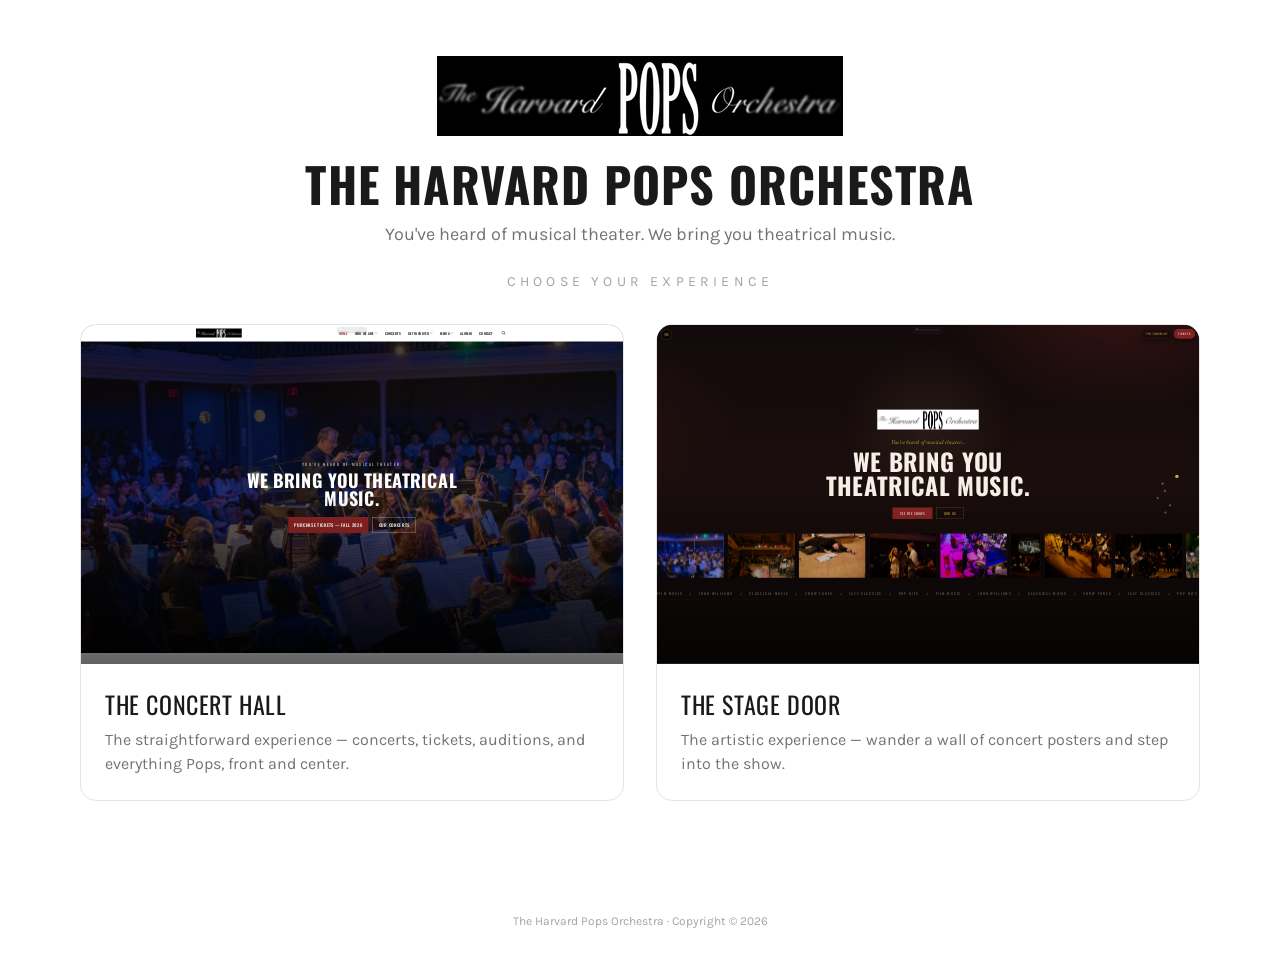
<file: index.html>
<!DOCTYPE html>
<html lang="en">
<head>
<meta charset="utf-8">
<meta name="viewport" content="width=device-width, initial-scale=1">
<title>The Harvard Pops Orchestra</title>
<link rel="icon" href="assets/img/logo/logo-inverted.png">
<link rel="preconnect" href="https://fonts.googleapis.com">
<link rel="preconnect" href="https://fonts.gstatic.com" crossorigin>
<link href="https://fonts.googleapis.com/css2?family=Oswald:wght@500;700&family=Karla:wght@400;700&display=swap" rel="stylesheet">
<link href="assets/css/site.css" rel="stylesheet">
<style>
  :root { --crimson: #8d2424; }
  body { font-family: 'Karla', sans-serif; background: #ffffff; color: #1a1a1a; }
  h1, h2, h3, .display { font-family: 'Oswald', sans-serif; }
  .preview-frame {
    width: 400%; height: 400%;
    transform: scale(0.25); transform-origin: top left;
    border: 0; pointer-events: none;
  }
  .card-hover { transition: transform .35s cubic-bezier(.2,.8,.2,1), box-shadow .35s; }
  .card-hover:hover { transform: translateY(-6px); box-shadow: 0 24px 60px -18px rgba(141,36,36,.35); }
  .enter-cta { transition: opacity .3s, transform .3s; }
</style>
</head>
<body class="min-h-screen flex flex-col">

  <header class="pt-14 pb-8 text-center px-4">
    <img src="assets/img/logo/logo-inverted.png" alt="The Harvard Pops Orchestra" class="h-20 mx-auto mb-6 invert">
    <h1 class="text-3xl md:text-5xl font-bold tracking-wide uppercase">The Harvard Pops Orchestra</h1>
    <p class="mt-3 text-neutral-500 text-lg">You've heard of musical theater. We bring you theatrical music.</p>
    <p class="mt-6 text-sm uppercase tracking-[0.3em] text-neutral-400">Choose your experience</p>
  </header>

  <main class="flex-1 w-full max-w-6xl mx-auto px-4 pb-20">
    <div class="grid md:grid-cols-2 gap-8">

      <!-- Classic -->
      <a href="classic/index.html" class="group block card-hover rounded-2xl overflow-hidden border border-neutral-200 bg-white">
        <div class="relative aspect-[16/10] overflow-hidden bg-neutral-900">
          <iframe src="classic/index.html" class="preview-frame" title="Preview of the Concert Hall site" loading="lazy" tabindex="-1" aria-hidden="true"></iframe>
          <div class="absolute inset-0 flex items-end justify-center pb-5 bg-gradient-to-t from-black/60 via-transparent to-transparent">
            <span class="enter-cta opacity-0 translate-y-2 group-hover:opacity-100 group-hover:translate-y-0 text-white text-sm uppercase tracking-[0.25em] border border-white/70 rounded-full px-5 py-2 backdrop-blur-sm">Enter site</span>
          </div>
        </div>
        <div class="p-6">
          <h2 class="text-2xl uppercase tracking-wide">The Concert Hall</h2>
          <p class="mt-2 text-neutral-500">The straightforward experience — concerts, tickets, auditions, and everything Pops, front and center.</p>
        </div>
      </a>

      <!-- Artistic -->
      <a href="artistic/index.html" class="group block card-hover rounded-2xl overflow-hidden border border-neutral-200 bg-white">
        <div class="relative aspect-[16/10] overflow-hidden bg-[#140b0b]">
          <iframe src="artistic/index.html" class="preview-frame" title="Preview of the Stage Door site" loading="lazy" tabindex="-1" aria-hidden="true"></iframe>
          <div class="absolute inset-0 flex items-end justify-center pb-5 bg-gradient-to-t from-black/60 via-transparent to-transparent">
            <span class="enter-cta opacity-0 translate-y-2 group-hover:opacity-100 group-hover:translate-y-0 text-white text-sm uppercase tracking-[0.25em] border border-white/70 rounded-full px-5 py-2 backdrop-blur-sm">Enter site</span>
          </div>
        </div>
        <div class="p-6">
          <h2 class="text-2xl uppercase tracking-wide">The Stage Door</h2>
          <p class="mt-2 text-neutral-500">The artistic experience — wander a wall of concert posters and step into the show.</p>
        </div>
      </a>

    </div>
  </main>

  <footer class="py-8 text-center text-xs text-neutral-400">
    The Harvard Pops Orchestra &middot; Copyright © 2026
  </footer>

</body>
</html>
</file>
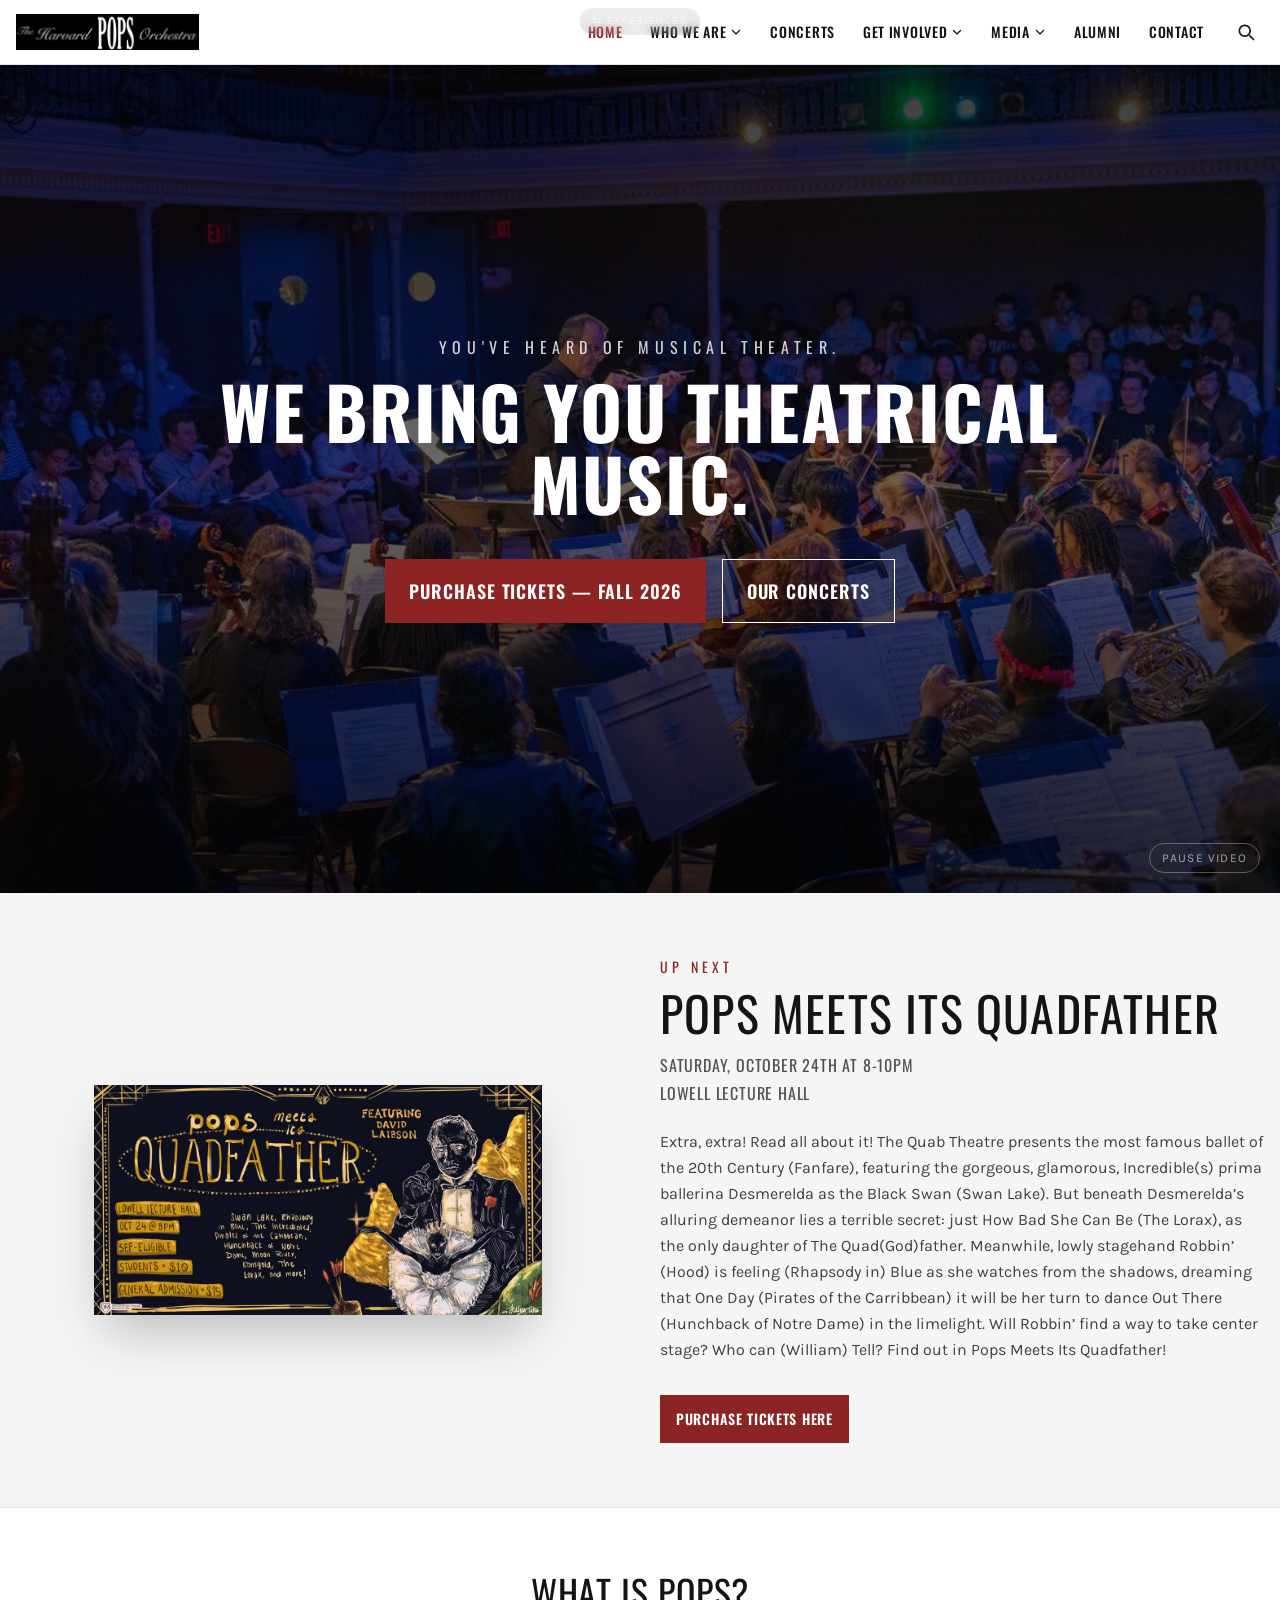
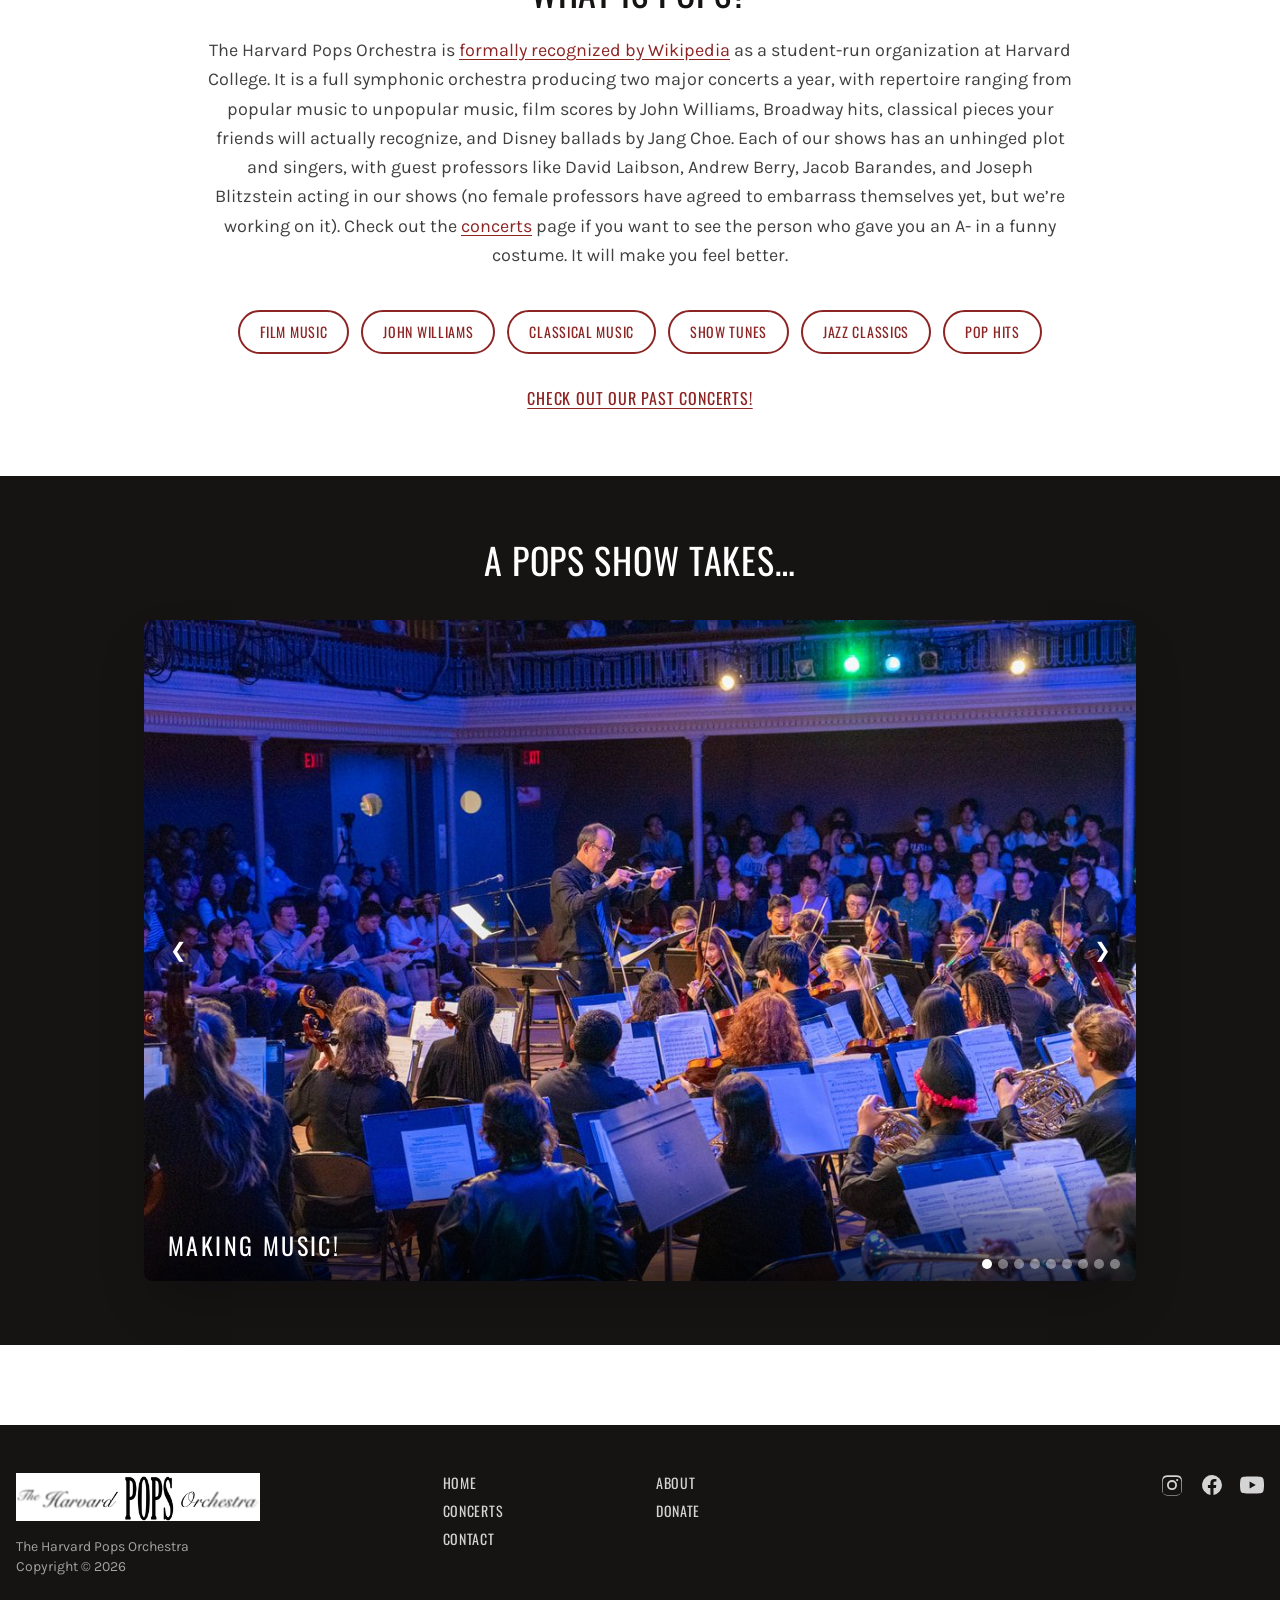
<file: classic/index.html>
<!DOCTYPE html>
<html lang="en" data-theme="light">
<head>
<meta charset="utf-8">
<meta name="viewport" content="width=device-width, initial-scale=1">
<title>The Harvard Pops Orchestra: Home</title>
<meta name="description" content="The Harvard Pops Orchestra — you&#x27;ve heard of musical theater. We bring you theatrical music.">
<link rel="icon" href="../assets/img/logo/logo-inverted.png">
<link rel="preconnect" href="https://fonts.googleapis.com">
<link rel="preconnect" href="https://fonts.gstatic.com" crossorigin>
<link href="https://fonts.googleapis.com/css2?family=Oswald:wght@400;500;600;700&family=Karla:ital,wght@0,400;0,700;1,400&family=EB+Garamond:wght@400;500;600&display=swap" rel="stylesheet">
<link href="../assets/css/site.css" rel="stylesheet">
<style>
  body { font-family: 'Karla', sans-serif; color: #161313; background: #ffffff; }
  h1,h2,h3,h4,.font-display { font-family: 'Oswald', sans-serif; }
  .text-link { color: #8d2424; text-decoration: underline; text-underline-offset: 3px; }
  .text-link:hover { color: #5e1717; }
  .nav-drop { position: relative; }
  .nav-drop > .drop-panel { visibility: hidden; opacity: 0; transform: translateY(8px); transition: all .18s ease; }
  .nav-drop:hover > .drop-panel, .nav-drop:focus-within > .drop-panel { visibility: visible; opacity: 1; transform: translateY(0); }
  .hero-video-wrap { position: absolute; inset: 0; overflow: hidden; }
  .hero-video-wrap iframe {
    position: absolute; top: 50%; left: 50%;
    width: max(100vw, 177.78vh); height: max(100vh, 56.25vw);
    transform: translate(-50%, -50%); pointer-events: none; border: 0;
  }
  ::selection { background: #8d2424; color: #fff; }
</style>
</head>
<body>
<a href="../index.html" title="Back to the two experiences"
   class="fixed top-2 left-1/2 -translate-x-1/2 z-[90] text-[11px] uppercase tracking-widest px-3 py-1 rounded-full
          bg-black/20 text-white/70 backdrop-blur-sm border border-white/20
          opacity-40 hover:opacity-100 transition-opacity duration-300">&#8646; experiences</a>

<header class="sticky top-0 z-[80] bg-white/95 backdrop-blur border-b border-neutral-200">
  <div class="max-w-7xl mx-auto px-4 flex items-center justify-between h-16">
    <a href="index.html" class="flex items-center gap-3">
      <img src="../assets/img/logo/logo-inverted.png" alt="The Harvard Pops Orchestra" class="h-9 invert">
    </a>
    <nav class="hidden lg:flex items-center gap-1" aria-label="Main">
      <a href="index.html" class="px-3 py-2 uppercase tracking-wider text-sm font-display font-medium hover:text-crimson transition-colors text-crimson">Home</a>
      <div class="nav-drop">
        <button class="px-3 py-2 uppercase tracking-wider text-sm font-display font-medium hover:text-crimson transition-colors text-ink flex items-center gap-1" aria-haspopup="true">Who We Are <svg class="w-3 h-3" fill="none" stroke="currentColor" viewBox="0 0 24 24"><path stroke-linecap="round" stroke-linejoin="round" stroke-width="2.5" d="M19 9l-7 7-7-7"/></svg></button>
        <div class="drop-panel absolute left-0 top-full pt-1 w-56">
          <div class="bg-white border border-neutral-200 shadow-xl rounded-md py-2">
            <a href="about.html" class="block px-4 py-2 text-sm hover:bg-neutral-50 hover:text-crimson">Our Story</a>
            <a href="board.html" class="block px-4 py-2 text-sm hover:bg-neutral-50 hover:text-crimson">Board</a>
            <a href="members.html" class="block px-4 py-2 text-sm hover:bg-neutral-50 hover:text-crimson">Members</a>
            <a href="conductor.html" class="block px-4 py-2 text-sm hover:bg-neutral-50 hover:text-crimson">Our Music Director</a>
          </div>
        </div>
      </div>
      <a href="concerts.html" class="px-3 py-2 uppercase tracking-wider text-sm font-display font-medium hover:text-crimson transition-colors text-ink">Concerts</a>
      <div class="nav-drop">
        <button class="px-3 py-2 uppercase tracking-wider text-sm font-display font-medium hover:text-crimson transition-colors text-ink flex items-center gap-1" aria-haspopup="true">Get Involved <svg class="w-3 h-3" fill="none" stroke="currentColor" viewBox="0 0 24 24"><path stroke-linecap="round" stroke-linejoin="round" stroke-width="2.5" d="M19 9l-7 7-7-7"/></svg></button>
        <div class="drop-panel absolute left-0 top-full pt-1 w-56">
          <div class="bg-white border border-neutral-200 shadow-xl rounded-md py-2">
            <a href="auditions.html" class="block px-4 py-2 text-sm hover:bg-neutral-50 hover:text-crimson">Auditions</a>
            <a href="policies.html" class="block px-4 py-2 text-sm hover:bg-neutral-50 hover:text-crimson">Member Policies</a>
            <a href="donate.html" class="block px-4 py-2 text-sm hover:bg-neutral-50 hover:text-crimson">Donate</a>
          </div>
        </div>
      </div>
      <div class="nav-drop">
        <button class="px-3 py-2 uppercase tracking-wider text-sm font-display font-medium hover:text-crimson transition-colors text-ink flex items-center gap-1" aria-haspopup="true">Media <svg class="w-3 h-3" fill="none" stroke="currentColor" viewBox="0 0 24 24"><path stroke-linecap="round" stroke-linejoin="round" stroke-width="2.5" d="M19 9l-7 7-7-7"/></svg></button>
        <div class="drop-panel absolute left-0 top-full pt-1 w-56">
          <div class="bg-white border border-neutral-200 shadow-xl rounded-md py-2">
            <a href="pandemic-projects.html" class="block px-4 py-2 text-sm hover:bg-neutral-50 hover:text-crimson">Pandemic Projects</a>
            <a href="photos.html" class="block px-4 py-2 text-sm hover:bg-neutral-50 hover:text-crimson">Photos</a>
            <a href="https://www.youtube.com/@harvardpops4523" target="_blank" rel="noopener" class="block px-4 py-2 text-sm hover:bg-neutral-50 hover:text-crimson">Concert Videos &#8599;</a>
          </div>
        </div>
      </div>
      <a href="http://popsalumni.sigs.harvard.edu/" target="_blank" rel="noopener" class="px-3 py-2 uppercase tracking-wider text-sm font-display font-medium hover:text-crimson transition-colors text-ink">Alumni</a>
      <a href="contact.html" class="px-3 py-2 uppercase tracking-wider text-sm font-display font-medium hover:text-crimson transition-colors text-ink">Contact</a>
      <button onclick="searchModal.showModal()" class="ml-2 p-2 text-ink hover:text-crimson" aria-label="Search">
        <svg class="w-5 h-5" fill="none" stroke="currentColor" viewBox="0 0 24 24"><path stroke-linecap="round" stroke-linejoin="round" stroke-width="2" d="M21 21l-4.35-4.35M17 10.5a6.5 6.5 0 11-13 0 6.5 6.5 0 0113 0z"/></svg>
      </button>
    </nav>
    <div class="lg:hidden flex items-center gap-1">
      <button onclick="searchModal.showModal()" class="p-2" aria-label="Search">
        <svg class="w-5 h-5" fill="none" stroke="currentColor" viewBox="0 0 24 24"><path stroke-linecap="round" stroke-linejoin="round" stroke-width="2" d="M21 21l-4.35-4.35M17 10.5a6.5 6.5 0 11-13 0 6.5 6.5 0 0113 0z"/></svg>
      </button>
      <button onclick="document.getElementById('mobileMenu').classList.toggle('hidden')" class="p-2" aria-label="Menu">
        <svg class="w-6 h-6" fill="none" stroke="currentColor" viewBox="0 0 24 24"><path stroke-linecap="round" stroke-linejoin="round" stroke-width="2" d="M4 6h16M4 12h16M4 18h16"/></svg>
      </button>
    </div>
  </div>
  <div id="mobileMenu" class="hidden lg:hidden border-t border-neutral-200 bg-white max-h-[75vh] overflow-y-auto">
    <div class="px-4 py-3 space-y-1 text-sm">
      <a href="index.html" class="block py-2 font-display uppercase tracking-wider">Home</a>
      <p class="pt-2 text-xs uppercase tracking-widest text-neutral-400">Who We Are</p>
      <a href="about.html" class="block py-1.5 pl-3">Our Story</a>
      <a href="board.html" class="block py-1.5 pl-3">Board</a>
      <a href="members.html" class="block py-1.5 pl-3">Members</a>
      <a href="conductor.html" class="block py-1.5 pl-3">Our Music Director</a>
      <a href="concerts.html" class="block py-2 font-display uppercase tracking-wider">Concerts</a>
      <p class="pt-2 text-xs uppercase tracking-widest text-neutral-400">Get Involved</p>
      <a href="auditions.html" class="block py-1.5 pl-3">Auditions</a>
      <a href="policies.html" class="block py-1.5 pl-3">Member Policies</a>
      <a href="donate.html" class="block py-1.5 pl-3">Donate</a>
      <p class="pt-2 text-xs uppercase tracking-widest text-neutral-400">Media</p>
      <a href="pandemic-projects.html" class="block py-1.5 pl-3">Pandemic Projects</a>
      <a href="photos.html" class="block py-1.5 pl-3">Photos</a>
      <a href="https://www.youtube.com/@harvardpops4523" target="_blank" rel="noopener" class="block py-1.5 pl-3">Concert Videos &#8599;</a>
      <a href="http://popsalumni.sigs.harvard.edu/" target="_blank" rel="noopener" class="block py-2 font-display uppercase tracking-wider">Alumni</a>
      <a href="contact.html" class="block py-2 font-display uppercase tracking-wider">Contact</a>
    </div>
  </div>
</header>

<main>

<!-- HERO -->
<section class="relative h-[92vh] min-h-[540px] bg-ink text-white overflow-hidden">
  <img src="../assets/img/hero/making-music.jpg" alt="" class="absolute inset-0 w-full h-full object-cover opacity-60">
  <div id="heroVideo" class="hero-video-wrap hidden" aria-hidden="true"></div>
  <div class="absolute inset-0 bg-gradient-to-b from-black/60 via-black/30 to-black/70"></div>
  <div class="relative z-10 h-full flex flex-col items-center justify-center text-center px-4">
    <p class="font-display uppercase tracking-[0.35em] text-sm md:text-base text-white/80 mb-4">YOU&#x27;VE HEARD OF MUSICAL THEATER.</p>
    <h1 class="font-display uppercase font-bold text-4xl md:text-7xl tracking-wide leading-tight max-w-5xl">We Bring You Theatrical Music.</h1>
    <div class="mt-10 flex flex-wrap gap-4 justify-center">
      <a href="https://boxoffice.harvard.edu/Online/default.asp?BOparam::WScontent::loadArticle::permalink=harvard-pops-orchestra" target="_blank" rel="noopener" class="btn btn-lg bg-crimson hover:bg-crimsondark text-white border-0 rounded-none font-display uppercase tracking-wider">Purchase Tickets &mdash; Fall 2026</a>
      <a href="concerts.html" class="btn btn-lg btn-outline text-white hover:bg-white hover:text-ink border-white rounded-none font-display uppercase tracking-wider">Our Concerts</a>
    </div>
  </div>
  <button id="videoToggle" class="absolute bottom-5 right-5 z-20 hidden text-white/60 hover:text-white text-xs uppercase tracking-widest border border-white/30 rounded-full px-3 py-1.5" onclick="toggleHeroVideo()">Pause video</button>
</section>

<!-- UP NEXT -->
<section class="bg-neutral-100 border-b border-neutral-200">
  <div class="max-w-7xl mx-auto px-4 py-16 grid lg:grid-cols-2 gap-10 items-center">
    <img src="../assets/img/posters/current-quadfather.jpg" alt="Poster: Pops meets its Quadfather" class="w-full max-w-md mx-auto shadow-2xl">
    <div>
      <p class="font-display uppercase tracking-[0.3em] text-crimson text-sm mb-3">Up Next</p>
      <h2 class="font-display uppercase text-3xl md:text-5xl tracking-wide mb-4">Pops meets its Quadfather</h2>
      <p class="font-display uppercase tracking-wider text-neutral-600 mb-1">Saturday, October 24th at 8-10pm</p>
      <p class="font-display uppercase tracking-wider text-neutral-600 mb-6">Lowell Lecture Hall</p>
      <p class="leading-relaxed text-neutral-700 mb-8">Extra, extra! Read all about it! The Quab Theatre presents the most famous ballet of the 20th Century (Fanfare), featuring the gorgeous, glamorous, Incredible(s) prima ballerina Desmerelda as the Black Swan (Swan Lake). But beneath Desmerelda’s alluring demeanor lies a terrible secret: just How Bad She Can Be (The Lorax), as the only daughter of The Quad(God)father. Meanwhile, lowly stagehand Robbin’ (Hood) is feeling (Rhapsody in) Blue as she watches from the shadows, dreaming that One Day (Pirates of the Carribbean) it will be her turn to dance Out There (Hunchback of Notre Dame) in the limelight. Will Robbin’ find a way to take center stage? Who can (William) Tell? Find out in Pops Meets Its Quadfather!</p>
      <a href="https://boxoffice.harvard.edu/Online/default.asp?BOparam::WScontent::loadArticle::permalink=harvard-pops-orchestra" target="_blank" rel="noopener" class="btn bg-crimson hover:bg-crimsondark text-white border-0 rounded-none font-display uppercase tracking-wider">Purchase tickets here</a>
    </div>
  </div>
</section>

<!-- WHAT IS POPS -->
<section class="max-w-4xl mx-auto px-4 py-16 text-center">
  <h2 class="font-display uppercase text-3xl md:text-4xl tracking-wide mb-6">What is Pops?</h2>
  <p class="text-lg leading-relaxed text-neutral-700">The Harvard Pops Orchestra is <a class="text-link" href="https://en.wikipedia.org/wiki/Harvard_Pops_Orchestra" target="_blank" rel="noopener">formally recognized by Wikipedia</a> as a student-run organization at Harvard College. It is a full symphonic orchestra producing two major concerts a year, with repertoire ranging from popular music to unpopular music, film scores by John Williams, Broadway hits, classical pieces your friends will actually recognize, and Disney ballads by Jang Choe. Each of our shows has an unhinged plot and singers, with guest professors like David Laibson, Andrew Berry, Jacob Barandes, and Joseph Blitzstein acting in our shows (no female professors have agreed to embarrass themselves yet, but we’re working on it). Check out the <a class="text-link" href="concerts.html">concerts</a> page if you want to see the person who gave you an A- in a funny costume. It will make you feel better.</p>
  <div class="mt-10 flex flex-wrap gap-3 justify-center">
    <a href="https://www.youtube.com/watch?v=oSlNvcH6evg" target="_blank" rel="noopener" class="px-5 py-2.5 rounded-full border-2 border-crimson text-crimson font-display uppercase tracking-wider text-sm hover:bg-crimson hover:text-white transition-colors">film music</a>
<a href="https://youtu.be/9zUfqsCTF0U" target="_blank" rel="noopener" class="px-5 py-2.5 rounded-full border-2 border-crimson text-crimson font-display uppercase tracking-wider text-sm hover:bg-crimson hover:text-white transition-colors">JOHN WILLIAMS</a>
<a href="https://www.youtube.com/watch?v=aVwBd7CEg6I" target="_blank" rel="noopener" class="px-5 py-2.5 rounded-full border-2 border-crimson text-crimson font-display uppercase tracking-wider text-sm hover:bg-crimson hover:text-white transition-colors">classical music</a>
<a href="https://www.youtube.com/watch?v=C7Jb7fNTco8" target="_blank" rel="noopener" class="px-5 py-2.5 rounded-full border-2 border-crimson text-crimson font-display uppercase tracking-wider text-sm hover:bg-crimson hover:text-white transition-colors">Show tunes</a>
<a href="https://youtu.be/dClayVrOO4I" target="_blank" rel="noopener" class="px-5 py-2.5 rounded-full border-2 border-crimson text-crimson font-display uppercase tracking-wider text-sm hover:bg-crimson hover:text-white transition-colors">JAZZ CLASSICS</a>
<a href="https://youtu.be/tGPJboZmoRQ" target="_blank" rel="noopener" class="px-5 py-2.5 rounded-full border-2 border-crimson text-crimson font-display uppercase tracking-wider text-sm hover:bg-crimson hover:text-white transition-colors">POP HITS</a>
  </div>
  <p class="mt-8"><a class="text-link font-display uppercase tracking-wider" href="https://www.youtube.com/@harvardpops4523" target="_blank" rel="noopener">Check out our Past Concerts!</a></p>
</section>

<!-- SLIDESHOW -->
<section class="bg-ink py-16">
  <div class="max-w-5xl mx-auto px-4">
    <h2 class="font-display uppercase text-3xl md:text-4xl tracking-wide text-white text-center mb-10">A Pops Show Takes&hellip;</h2>
    <div class="relative aspect-[3/2] overflow-hidden rounded-lg shadow-2xl select-none" id="slideshow">
      <div class="slide-item absolute inset-0 transition-opacity duration-700 opacity-100" data-slide="0">
      <img src="../assets/img/hero/making-music.jpg" alt="Orchestra Performances" class="w-full h-full object-cover" >
      <div class="absolute bottom-0 inset-x-0 bg-gradient-to-t from-black/70 to-transparent px-6 pb-5 pt-16">
        <p class="text-white font-display uppercase tracking-widest text-xl md:text-2xl">Making Music!</p>
      </div>
    </div>
<div class="slide-item absolute inset-0 transition-opacity duration-700 opacity-0" data-slide="1">
      <img src="../assets/img/hero/arranging.jpg" alt="Student Arrangments and Conductors" class="w-full h-full object-cover" loading="lazy">
      <div class="absolute bottom-0 inset-x-0 bg-gradient-to-t from-black/70 to-transparent px-6 pb-5 pt-16">
        <p class="text-white font-display uppercase tracking-widest text-xl md:text-2xl">Arranging!</p>
      </div>
    </div>
<div class="slide-item absolute inset-0 transition-opacity duration-700 opacity-0" data-slide="2">
      <img src="../assets/img/hero/scriptwriting.jpg" alt="Student Written Scripts and Stories" class="w-full h-full object-cover" loading="lazy">
      <div class="absolute bottom-0 inset-x-0 bg-gradient-to-t from-black/70 to-transparent px-6 pb-5 pt-16">
        <p class="text-white font-display uppercase tracking-widest text-xl md:text-2xl">Scriptwriting!</p>
      </div>
    </div>
<div class="slide-item absolute inset-0 transition-opacity duration-700 opacity-0" data-slide="3">
      <img src="../assets/img/hero/singing.jpg" alt="We Sing Show Tunes and Musicals" class="w-full h-full object-cover" loading="lazy">
      <div class="absolute bottom-0 inset-x-0 bg-gradient-to-t from-black/70 to-transparent px-6 pb-5 pt-16">
        <p class="text-white font-display uppercase tracking-widest text-xl md:text-2xl">Singing!</p>
      </div>
    </div>
<div class="slide-item absolute inset-0 transition-opacity duration-700 opacity-0" data-slide="4">
      <img src="../assets/img/hero/lighting-design.jpg" alt="Student Lighting Design" class="w-full h-full object-cover" loading="lazy">
      <div class="absolute bottom-0 inset-x-0 bg-gradient-to-t from-black/70 to-transparent px-6 pb-5 pt-16">
        <p class="text-white font-display uppercase tracking-widest text-xl md:text-2xl">Lighting Design!</p>
      </div>
    </div>
<div class="slide-item absolute inset-0 transition-opacity duration-700 opacity-0" data-slide="5">
      <img src="../assets/img/hero/filmmaking.jpg" alt="Student Produced Silent Film" class="w-full h-full object-cover" loading="lazy">
      <div class="absolute bottom-0 inset-x-0 bg-gradient-to-t from-black/70 to-transparent px-6 pb-5 pt-16">
        <p class="text-white font-display uppercase tracking-widest text-xl md:text-2xl">Filmmaking!!</p>
      </div>
    </div>
<div class="slide-item absolute inset-0 transition-opacity duration-700 opacity-0" data-slide="6">
      <img src="../assets/img/hero/acting.jpg" alt="Hasty Pudding Actors and Popsies" class="w-full h-full object-cover" loading="lazy">
      <div class="absolute bottom-0 inset-x-0 bg-gradient-to-t from-black/70 to-transparent px-6 pb-5 pt-16">
        <p class="text-white font-display uppercase tracking-widest text-xl md:text-2xl">Acting!</p>
      </div>
    </div>
<div class="slide-item absolute inset-0 transition-opacity duration-700 opacity-0" data-slide="7">
      <img src="../assets/img/hero/more-acting.jpg" alt="Act Act Act" class="w-full h-full object-cover" loading="lazy">
      <div class="absolute bottom-0 inset-x-0 bg-gradient-to-t from-black/70 to-transparent px-6 pb-5 pt-16">
        <p class="text-white font-display uppercase tracking-widest text-xl md:text-2xl">More Acting!!</p>
      </div>
    </div>
<div class="slide-item absolute inset-0 transition-opacity duration-700 opacity-0" data-slide="8">
      <img src="../assets/img/hero/whatever-this-is.jpg" alt="We do silly things. Orchestra member runs around dressed in green screen suit." class="w-full h-full object-cover" loading="lazy">
      <div class="absolute bottom-0 inset-x-0 bg-gradient-to-t from-black/70 to-transparent px-6 pb-5 pt-16">
        <p class="text-white font-display uppercase tracking-widest text-xl md:text-2xl">Whatever this is...</p>
      </div>
    </div>
      <button class="absolute left-3 top-1/2 -translate-y-1/2 z-10 w-11 h-11 rounded-full bg-black/40 text-white text-xl hover:bg-black/70" onclick="moveSlide(-1)" aria-label="Previous slide">&#10094;</button>
      <button class="absolute right-3 top-1/2 -translate-y-1/2 z-10 w-11 h-11 rounded-full bg-black/40 text-white text-xl hover:bg-black/70" onclick="moveSlide(1)" aria-label="Next slide">&#10095;</button>
      <div class="absolute bottom-3 right-4 z-10 flex gap-1.5" id="slideDots"></div>
    </div>
  </div>
</section>

</main>

<footer class="bg-ink text-neutral-300 mt-20">
  <div class="max-w-7xl mx-auto px-4 py-12 grid gap-8 md:grid-cols-3 items-start">
    <div>
      <img src="../assets/img/logo/logo-inverted.png" alt="The Harvard Pops Orchestra" class="h-12 mb-4">
      <p class="text-sm text-neutral-400">The Harvard Pops Orchestra<br>Copyright &copy; 2026</p>
    </div>
    <nav class="grid grid-cols-2 gap-x-8 gap-y-2 text-sm uppercase tracking-wider font-display" aria-label="Footer">
      <a href="index.html" class="hover:text-white">Home</a>
      <a href="about.html" class="hover:text-white">About</a>
      <a href="concerts.html" class="hover:text-white">Concerts</a>
      <a href="donate.html" class="hover:text-white">Donate</a>
      <a href="contact.html" class="hover:text-white">Contact</a>
    </nav>
    <div class="flex md:justify-end gap-4">
      <a href="https://www.instagram.com/harvardpopsorchestra/" target="_blank" rel="noopener" aria-label="Instagram" class="hover:text-white">
        <svg class="w-6 h-6" fill="currentColor" viewBox="0 0 24 24"><path d="M12 2.2c3.2 0 3.6 0 4.8.1 1.2.1 1.9.2 2.3.4.6.2 1 .5 1.4.9.4.4.7.8.9 1.4.2.4.4 1.1.4 2.3.1 1.2.1 1.6.1 4.8s0 3.6-.1 4.8c-.1 1.2-.2 1.9-.4 2.3-.2.6-.5 1-.9 1.4-.4.4-.8.7-1.4.9-.4.2-1.1.4-2.3.4-1.2.1-1.6.1-4.8.1s-3.6 0-4.8-.1c-1.2-.1-1.9-.2-2.3-.4-.6-.2-1-.5-1.4-.9-.4-.4-.7-.8-.9-1.4-.2-.4-.4-1.1-.4-2.3-.1-1.2-.1-1.6-.1-4.8s0-3.6.1-4.8c.1-1.2.2-1.9.4-2.3.2-.6.5-1 .9-1.4.4-.4.8-.7 1.4-.9.4-.2 1.1-.4 2.3-.4 1.2-.1 1.6-.1 4.8-.1zm0 1.8c-3.1 0-3.5 0-4.7.1-1.1.1-1.7.2-2.1.4-.5.2-.9.4-1.2.8-.4.4-.6.7-.8 1.2-.2.4-.3 1-.4 2.1-.1 1.2-.1 1.6-.1 4.7s0 3.5.1 4.7c.1 1.1.2 1.7.4 2.1.2.5.4.9.8 1.2.4.4.7.6 1.2.8.4.2 1 .3 2.1.4 1.2.1 1.6.1 4.7.1s3.5 0 4.7-.1c1.1-.1 1.7-.2 2.1-.4.5-.2.9-.4 1.2-.8.4-.4.6-.7.8-1.2.2-.4.3-1 .4-2.1.1-1.2.1-1.6.1-4.7s0-3.5-.1-4.7c-.1-1.1-.2-1.7-.4-2.1-.2-.5-.4-.9-.8-1.2-.4-.4-.7-.6-1.2-.8-.4-.2-1-.3-2.1-.4-1.2-.1-1.6-.1-4.7-.1zm0 3.1a5 5 0 110 10 5 5 0 010-10zm0 1.8a3.2 3.2 0 100 6.4 3.2 3.2 0 000-6.4zm5.2-2.9a1.1 1.1 0 110 2.2 1.1 1.1 0 010-2.2z"/></svg>
      </a>
      <a href="https://www.facebook.com/harvard.pops.orchestra" target="_blank" rel="noopener" aria-label="Facebook" class="hover:text-white">
        <svg class="w-6 h-6" fill="currentColor" viewBox="0 0 24 24"><path d="M22 12a10 10 0 10-11.6 9.9v-7H7.9V12h2.5V9.8c0-2.5 1.5-3.9 3.8-3.9 1.1 0 2.2.2 2.2.2v2.5h-1.3c-1.2 0-1.6.8-1.6 1.6V12h2.8l-.4 2.9h-2.4v7A10 10 0 0022 12z"/></svg>
      </a>
      <a href="https://www.youtube.com/@harvardpops4523" target="_blank" rel="noopener" aria-label="YouTube" class="hover:text-white">
        <svg class="w-6 h-6" fill="currentColor" viewBox="0 0 24 24"><path d="M23.5 6.2a3 3 0 00-2.1-2.2C19.5 3.5 12 3.5 12 3.5s-7.5 0-9.4.5A3 3 0 00.5 6.2 31.3 31.3 0 000 12a31.3 31.3 0 00.5 5.8 3 3 0 002.1 2.2c1.9.5 9.4.5 9.4.5s7.5 0 9.4-.5a3 3 0 002.1-2.2A31.3 31.3 0 0024 12a31.3 31.3 0 00-.5-5.8zM9.6 15.6V8.4L15.8 12l-6.2 3.6z"/></svg>
      </a>
    </div>
  </div>
</footer>

<dialog id="searchModal" class="modal">
  <div class="modal-box max-w-xl bg-white">
    <h3 class="font-display uppercase tracking-wider text-lg mb-3">Search</h3>
    <input id="searchInput" type="text" placeholder="Search the site&hellip;"
           class="input input-bordered w-full bg-white" oninput="doSearch(this.value)" autocomplete="off">
    <ul id="searchResults" class="mt-4 space-y-1"></ul>
    <div class="modal-action">
      <form method="dialog"><button class="btn btn-sm">Close</button></form>
    </div>
  </div>
  <form method="dialog" class="modal-backdrop"><button>close</button></form>
</dialog>
<script>
const SEARCH_INDEX = [["Home", "index.html", "You've heard of musical theater. We bring you theatrical music. Harvard Pops Orchestra student-run full symphonic orchestra tickets fall 2026 concert"], ["Our Story", "about.html", "Founded in 1996 by Eric Damast. Full symphonic orchestra conducted by Allen Feinstein. Theatrical music productions, themed concerts, Lowell Lecture Hall, SOCH."], ["Board", "board.html", "Board 2026 co-presidents treasurer operations creative team social chair snack sensei ticket manager publicity librarians alumni stage manager webmaster attendance production program historian student conductor lead arranger"], ["Members", "members.html", "Members violin viola cello contrabass flute piccolo oboe clarinet saxophone french horn trumpet trombone piano percussion concertmaster principal"], ["Our Music Director", "conductor.html", "Allen Feinstein music director since 1998. Conductor composer professor Northeastern University Hasty Pudding Theatricals."], ["Concerts", "concerts.html", "Pops meets its Quadfather. Upcoming and past concerts, posters, descriptions, tickets, Lowell Lecture Hall."], ["Auditions", "auditions.html", "Join us. Welcome class of 2030. Audition sign-ups, solo excerpt, sight-reading, low stress, email list."], ["Member Policies", "policies.html", "The rules. Attendance policy rehearsal Tuesday. Ticket sales five tickets. Postering."], ["Donate", "donate.html", "Donate donation form endowment endowed chairs baked goods cookies support."], ["Pandemic Projects", "pandemic-projects.html", "Popscast: Cereal podcast musical mystery melodrama. Pops gets funky."], ["Photos", "photos.html", "Photos galleries. Pops breaks a leg 2018. Mission Impopsible 2017. 20th Anniversary Alumni Concert. Humanitarian of the year."], ["Contact", "contact.html", "Get in touch. Email harvardpops@gmail.com. Facebook Instagram. Question comment form."]];
function doSearch(q) {
  const ul = document.getElementById('searchResults');
  ul.innerHTML = '';
  q = q.trim().toLowerCase();
  if (!q) return;
  SEARCH_INDEX.filter(([t, u, body]) =>
    (t + ' ' + body).toLowerCase().includes(q)
  ).forEach(([t, u]) => {
    const li = document.createElement('li');
    const a = document.createElement('a');
    a.href = u; a.textContent = t;
    a.className = 'block px-3 py-2 rounded hover:bg-neutral-100 text-crimson font-display uppercase tracking-wide text-sm';
    li.appendChild(a); ul.appendChild(li);
  });
  if (!ul.children.length) ul.innerHTML = '<li class="px-3 py-2 text-sm text-neutral-400">No results.</li>';
}
</script>

<script>
// Hero background video: only load when viewed directly (not in the landing-page preview iframe)
(function () {
  if (window.self !== window.top) return;
  var wrap = document.getElementById('heroVideo');
  var id = '9zUfqsCTF0U';
  wrap.innerHTML = '<iframe src="https://www.youtube-nocookie.com/embed/' + id +
    '?autoplay=1&mute=1&controls=0&loop=1&playlist=' + id +
    '&playsinline=1&rel=0&iv_load_policy=3&modestbranding=1" ' +
    'title="Harvard Pops performance video" allow="autoplay; encrypted-media"></iframe>';
  wrap.classList.remove('hidden');
  document.getElementById('videoToggle').classList.remove('hidden');
})();
var videoPlaying = true;
function toggleHeroVideo() {
  var wrap = document.getElementById('heroVideo');
  var btn = document.getElementById('videoToggle');
  if (videoPlaying) { wrap.classList.add('hidden'); btn.textContent = 'Play video'; }
  else { wrap.classList.remove('hidden'); btn.textContent = 'Pause video'; }
  videoPlaying = !videoPlaying;
}

// Slideshow
var slides = document.querySelectorAll('.slide-item');
var cur = 0, timer = null;
var dots = document.getElementById('slideDots');
slides.forEach(function (_, i) {
  var d = document.createElement('button');
  d.className = 'w-2.5 h-2.5 rounded-full ' + (i === 0 ? 'bg-white' : 'bg-white/40');
  d.setAttribute('aria-label', 'Go to slide ' + (i + 1));
  d.onclick = function () { showSlide(i); restartTimer(); };
  dots.appendChild(d);
});
function showSlide(i) {
  slides[cur].classList.replace('opacity-100', 'opacity-0');
  dots.children[cur].className = 'w-2.5 h-2.5 rounded-full bg-white/40';
  cur = (i + slides.length) % slides.length;
  slides[cur].classList.replace('opacity-0', 'opacity-100');
  dots.children[cur].className = 'w-2.5 h-2.5 rounded-full bg-white';
}
function moveSlide(d) { showSlide(cur + d); restartTimer(); }
function restartTimer() { clearInterval(timer); timer = setInterval(function () { showSlide(cur + 1); }, 5000); }
restartTimer();
</script>

</body>
</html>
</file>
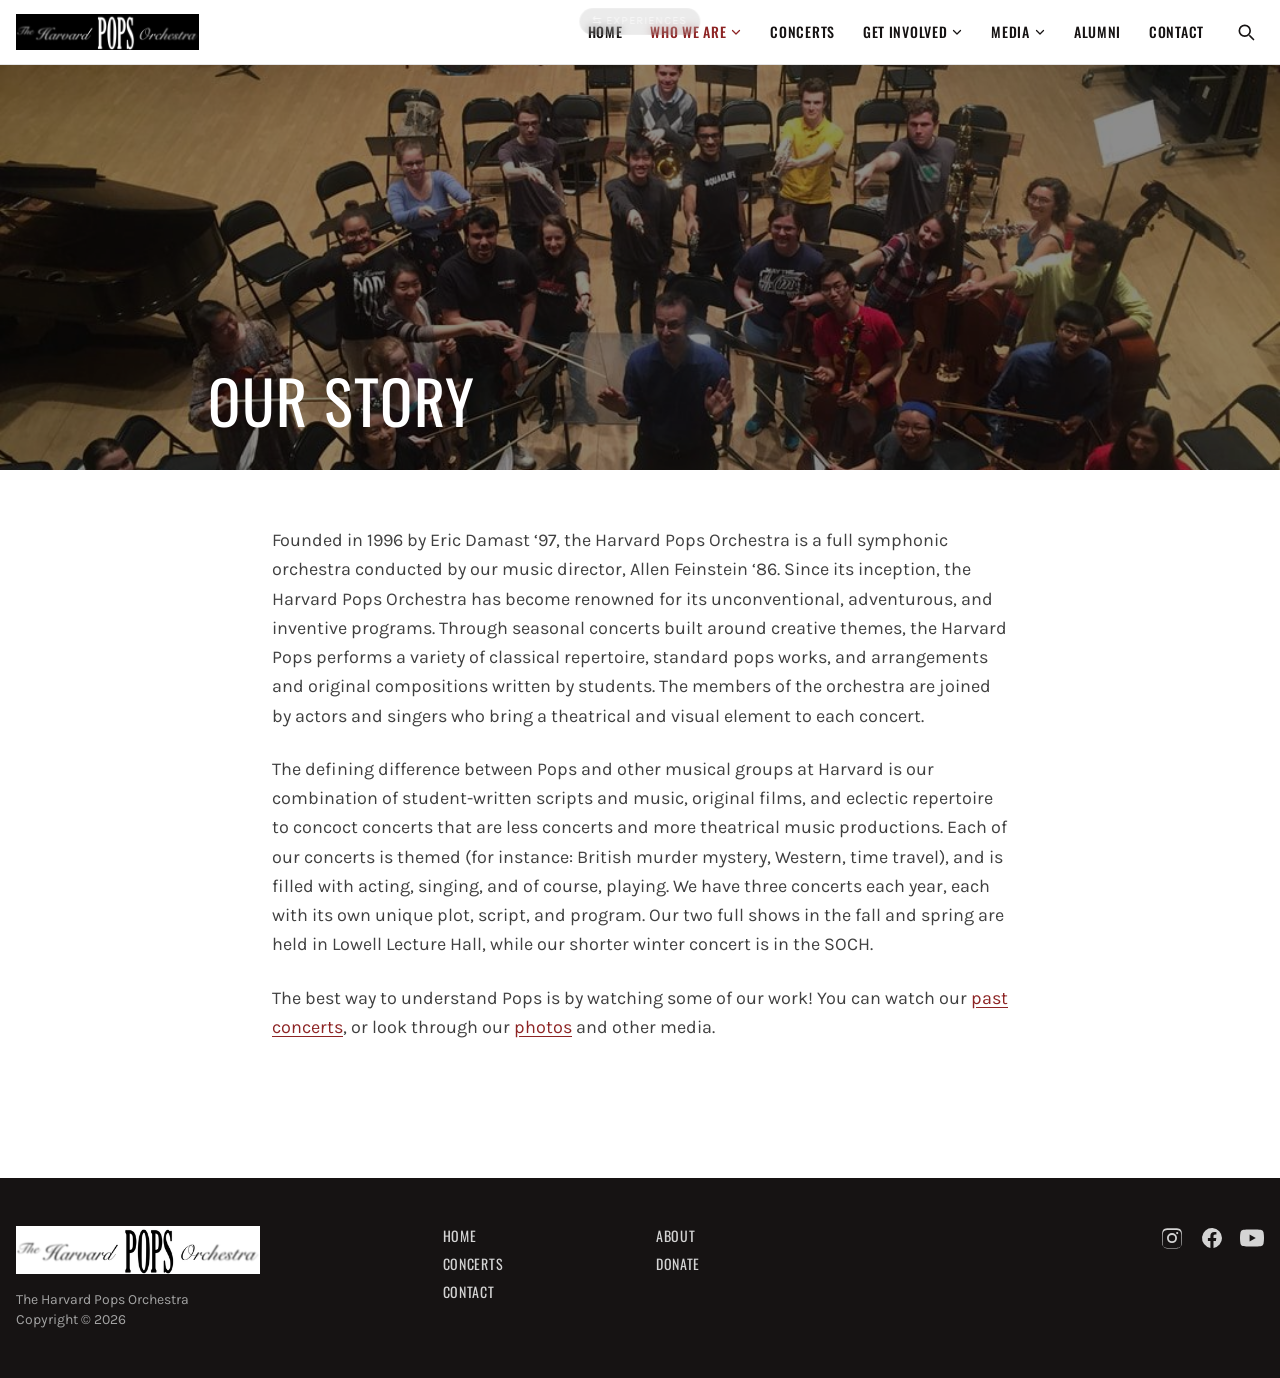
<file: classic/about.html>
<!DOCTYPE html>
<html lang="en" data-theme="light">
<head>
<meta charset="utf-8">
<meta name="viewport" content="width=device-width, initial-scale=1">
<title>The Harvard Pops Orchestra: Our Story</title>
<meta name="description" content="About the Harvard Pops Orchestra">
<link rel="icon" href="../assets/img/logo/logo-inverted.png">
<link rel="preconnect" href="https://fonts.googleapis.com">
<link rel="preconnect" href="https://fonts.gstatic.com" crossorigin>
<link href="https://fonts.googleapis.com/css2?family=Oswald:wght@400;500;600;700&family=Karla:ital,wght@0,400;0,700;1,400&family=EB+Garamond:wght@400;500;600&display=swap" rel="stylesheet">
<link href="../assets/css/site.css" rel="stylesheet">
<style>
  body { font-family: 'Karla', sans-serif; color: #161313; background: #ffffff; }
  h1,h2,h3,h4,.font-display { font-family: 'Oswald', sans-serif; }
  .text-link { color: #8d2424; text-decoration: underline; text-underline-offset: 3px; }
  .text-link:hover { color: #5e1717; }
  .nav-drop { position: relative; }
  .nav-drop > .drop-panel { visibility: hidden; opacity: 0; transform: translateY(8px); transition: all .18s ease; }
  .nav-drop:hover > .drop-panel, .nav-drop:focus-within > .drop-panel { visibility: visible; opacity: 1; transform: translateY(0); }
  .hero-video-wrap { position: absolute; inset: 0; overflow: hidden; }
  .hero-video-wrap iframe {
    position: absolute; top: 50%; left: 50%;
    width: max(100vw, 177.78vh); height: max(100vh, 56.25vw);
    transform: translate(-50%, -50%); pointer-events: none; border: 0;
  }
  ::selection { background: #8d2424; color: #fff; }
</style>
</head>
<body>
<a href="../index.html" title="Back to the two experiences"
   class="fixed top-2 left-1/2 -translate-x-1/2 z-[90] text-[11px] uppercase tracking-widest px-3 py-1 rounded-full
          bg-black/20 text-white/70 backdrop-blur-sm border border-white/20
          opacity-40 hover:opacity-100 transition-opacity duration-300">&#8646; experiences</a>

<header class="sticky top-0 z-[80] bg-white/95 backdrop-blur border-b border-neutral-200">
  <div class="max-w-7xl mx-auto px-4 flex items-center justify-between h-16">
    <a href="index.html" class="flex items-center gap-3">
      <img src="../assets/img/logo/logo-inverted.png" alt="The Harvard Pops Orchestra" class="h-9 invert">
    </a>
    <nav class="hidden lg:flex items-center gap-1" aria-label="Main">
      <a href="index.html" class="px-3 py-2 uppercase tracking-wider text-sm font-display font-medium hover:text-crimson transition-colors text-ink">Home</a>
      <div class="nav-drop">
        <button class="px-3 py-2 uppercase tracking-wider text-sm font-display font-medium hover:text-crimson transition-colors text-crimson flex items-center gap-1" aria-haspopup="true">Who We Are <svg class="w-3 h-3" fill="none" stroke="currentColor" viewBox="0 0 24 24"><path stroke-linecap="round" stroke-linejoin="round" stroke-width="2.5" d="M19 9l-7 7-7-7"/></svg></button>
        <div class="drop-panel absolute left-0 top-full pt-1 w-56">
          <div class="bg-white border border-neutral-200 shadow-xl rounded-md py-2">
            <a href="about.html" class="block px-4 py-2 text-sm hover:bg-neutral-50 hover:text-crimson">Our Story</a>
            <a href="board.html" class="block px-4 py-2 text-sm hover:bg-neutral-50 hover:text-crimson">Board</a>
            <a href="members.html" class="block px-4 py-2 text-sm hover:bg-neutral-50 hover:text-crimson">Members</a>
            <a href="conductor.html" class="block px-4 py-2 text-sm hover:bg-neutral-50 hover:text-crimson">Our Music Director</a>
          </div>
        </div>
      </div>
      <a href="concerts.html" class="px-3 py-2 uppercase tracking-wider text-sm font-display font-medium hover:text-crimson transition-colors text-ink">Concerts</a>
      <div class="nav-drop">
        <button class="px-3 py-2 uppercase tracking-wider text-sm font-display font-medium hover:text-crimson transition-colors text-ink flex items-center gap-1" aria-haspopup="true">Get Involved <svg class="w-3 h-3" fill="none" stroke="currentColor" viewBox="0 0 24 24"><path stroke-linecap="round" stroke-linejoin="round" stroke-width="2.5" d="M19 9l-7 7-7-7"/></svg></button>
        <div class="drop-panel absolute left-0 top-full pt-1 w-56">
          <div class="bg-white border border-neutral-200 shadow-xl rounded-md py-2">
            <a href="auditions.html" class="block px-4 py-2 text-sm hover:bg-neutral-50 hover:text-crimson">Auditions</a>
            <a href="policies.html" class="block px-4 py-2 text-sm hover:bg-neutral-50 hover:text-crimson">Member Policies</a>
            <a href="donate.html" class="block px-4 py-2 text-sm hover:bg-neutral-50 hover:text-crimson">Donate</a>
          </div>
        </div>
      </div>
      <div class="nav-drop">
        <button class="px-3 py-2 uppercase tracking-wider text-sm font-display font-medium hover:text-crimson transition-colors text-ink flex items-center gap-1" aria-haspopup="true">Media <svg class="w-3 h-3" fill="none" stroke="currentColor" viewBox="0 0 24 24"><path stroke-linecap="round" stroke-linejoin="round" stroke-width="2.5" d="M19 9l-7 7-7-7"/></svg></button>
        <div class="drop-panel absolute left-0 top-full pt-1 w-56">
          <div class="bg-white border border-neutral-200 shadow-xl rounded-md py-2">
            <a href="pandemic-projects.html" class="block px-4 py-2 text-sm hover:bg-neutral-50 hover:text-crimson">Pandemic Projects</a>
            <a href="photos.html" class="block px-4 py-2 text-sm hover:bg-neutral-50 hover:text-crimson">Photos</a>
            <a href="https://www.youtube.com/@harvardpops4523" target="_blank" rel="noopener" class="block px-4 py-2 text-sm hover:bg-neutral-50 hover:text-crimson">Concert Videos &#8599;</a>
          </div>
        </div>
      </div>
      <a href="http://popsalumni.sigs.harvard.edu/" target="_blank" rel="noopener" class="px-3 py-2 uppercase tracking-wider text-sm font-display font-medium hover:text-crimson transition-colors text-ink">Alumni</a>
      <a href="contact.html" class="px-3 py-2 uppercase tracking-wider text-sm font-display font-medium hover:text-crimson transition-colors text-ink">Contact</a>
      <button onclick="searchModal.showModal()" class="ml-2 p-2 text-ink hover:text-crimson" aria-label="Search">
        <svg class="w-5 h-5" fill="none" stroke="currentColor" viewBox="0 0 24 24"><path stroke-linecap="round" stroke-linejoin="round" stroke-width="2" d="M21 21l-4.35-4.35M17 10.5a6.5 6.5 0 11-13 0 6.5 6.5 0 0113 0z"/></svg>
      </button>
    </nav>
    <div class="lg:hidden flex items-center gap-1">
      <button onclick="searchModal.showModal()" class="p-2" aria-label="Search">
        <svg class="w-5 h-5" fill="none" stroke="currentColor" viewBox="0 0 24 24"><path stroke-linecap="round" stroke-linejoin="round" stroke-width="2" d="M21 21l-4.35-4.35M17 10.5a6.5 6.5 0 11-13 0 6.5 6.5 0 0113 0z"/></svg>
      </button>
      <button onclick="document.getElementById('mobileMenu').classList.toggle('hidden')" class="p-2" aria-label="Menu">
        <svg class="w-6 h-6" fill="none" stroke="currentColor" viewBox="0 0 24 24"><path stroke-linecap="round" stroke-linejoin="round" stroke-width="2" d="M4 6h16M4 12h16M4 18h16"/></svg>
      </button>
    </div>
  </div>
  <div id="mobileMenu" class="hidden lg:hidden border-t border-neutral-200 bg-white max-h-[75vh] overflow-y-auto">
    <div class="px-4 py-3 space-y-1 text-sm">
      <a href="index.html" class="block py-2 font-display uppercase tracking-wider">Home</a>
      <p class="pt-2 text-xs uppercase tracking-widest text-neutral-400">Who We Are</p>
      <a href="about.html" class="block py-1.5 pl-3">Our Story</a>
      <a href="board.html" class="block py-1.5 pl-3">Board</a>
      <a href="members.html" class="block py-1.5 pl-3">Members</a>
      <a href="conductor.html" class="block py-1.5 pl-3">Our Music Director</a>
      <a href="concerts.html" class="block py-2 font-display uppercase tracking-wider">Concerts</a>
      <p class="pt-2 text-xs uppercase tracking-widest text-neutral-400">Get Involved</p>
      <a href="auditions.html" class="block py-1.5 pl-3">Auditions</a>
      <a href="policies.html" class="block py-1.5 pl-3">Member Policies</a>
      <a href="donate.html" class="block py-1.5 pl-3">Donate</a>
      <p class="pt-2 text-xs uppercase tracking-widest text-neutral-400">Media</p>
      <a href="pandemic-projects.html" class="block py-1.5 pl-3">Pandemic Projects</a>
      <a href="photos.html" class="block py-1.5 pl-3">Photos</a>
      <a href="https://www.youtube.com/@harvardpops4523" target="_blank" rel="noopener" class="block py-1.5 pl-3">Concert Videos &#8599;</a>
      <a href="http://popsalumni.sigs.harvard.edu/" target="_blank" rel="noopener" class="block py-2 font-display uppercase tracking-wider">Alumni</a>
      <a href="contact.html" class="block py-2 font-display uppercase tracking-wider">Contact</a>
    </div>
  </div>
</header>

<main>

<section class="relative h-[45vh] min-h-[320px] overflow-hidden">
  <img src="../assets/img/pages/our-story.jpg" alt="The Harvard Pops Orchestra on stage" class="absolute inset-0 w-full h-full object-cover">
  <div class="absolute inset-0 bg-black/45"></div>
  <div class="relative z-10 h-full flex items-end max-w-4xl mx-auto px-4 pb-10">
    <h1 class="text-white font-display uppercase text-4xl md:text-6xl tracking-wide">Our Story</h1>
  </div>
</section>
<section class="max-w-3xl mx-auto px-4 py-14 space-y-6 text-lg leading-relaxed text-neutral-700">
<p>Founded in 1996 by Eric Damast ‘97, the Harvard Pops Orchestra is a full symphonic orchestra conducted by our music director, Allen Feinstein ‘86. Since its inception, the Harvard Pops Orchestra has become renowned for its unconventional, adventurous, and inventive programs. Through seasonal concerts built around creative themes, the Harvard Pops performs a variety of classical repertoire, standard pops works, and arrangements and original compositions written by students. The members of the orchestra are joined by actors and singers who bring a theatrical and visual element to each concert.</p>
<p>The defining difference between Pops and other musical groups at Harvard is our combination of student-written scripts and music, original films, and eclectic repertoire to concoct concerts that are less concerts and more theatrical music productions. Each of our concerts is themed (for instance: British murder mystery, Western, time travel), and is filled with acting, singing, and of course, playing. We have three concerts each year, each with its own unique plot, script, and program. Our two full shows in the fall and spring are held in Lowell Lecture Hall, while our shorter winter concert is in the SOCH.</p>
<p>The best way to understand Pops is by watching some of our work! You can watch our <a class="text-link" href="https://www.youtube.com/@harvardpops4523" target="_blank" rel="noopener">past concerts</a>, or look through our <a class="text-link" href="photos.html">photos</a> and other media.</p>
</section>

</main>

<footer class="bg-ink text-neutral-300 mt-20">
  <div class="max-w-7xl mx-auto px-4 py-12 grid gap-8 md:grid-cols-3 items-start">
    <div>
      <img src="../assets/img/logo/logo-inverted.png" alt="The Harvard Pops Orchestra" class="h-12 mb-4">
      <p class="text-sm text-neutral-400">The Harvard Pops Orchestra<br>Copyright &copy; 2026</p>
    </div>
    <nav class="grid grid-cols-2 gap-x-8 gap-y-2 text-sm uppercase tracking-wider font-display" aria-label="Footer">
      <a href="index.html" class="hover:text-white">Home</a>
      <a href="about.html" class="hover:text-white">About</a>
      <a href="concerts.html" class="hover:text-white">Concerts</a>
      <a href="donate.html" class="hover:text-white">Donate</a>
      <a href="contact.html" class="hover:text-white">Contact</a>
    </nav>
    <div class="flex md:justify-end gap-4">
      <a href="https://www.instagram.com/harvardpopsorchestra/" target="_blank" rel="noopener" aria-label="Instagram" class="hover:text-white">
        <svg class="w-6 h-6" fill="currentColor" viewBox="0 0 24 24"><path d="M12 2.2c3.2 0 3.6 0 4.8.1 1.2.1 1.9.2 2.3.4.6.2 1 .5 1.4.9.4.4.7.8.9 1.4.2.4.4 1.1.4 2.3.1 1.2.1 1.6.1 4.8s0 3.6-.1 4.8c-.1 1.2-.2 1.9-.4 2.3-.2.6-.5 1-.9 1.4-.4.4-.8.7-1.4.9-.4.2-1.1.4-2.3.4-1.2.1-1.6.1-4.8.1s-3.6 0-4.8-.1c-1.2-.1-1.9-.2-2.3-.4-.6-.2-1-.5-1.4-.9-.4-.4-.7-.8-.9-1.4-.2-.4-.4-1.1-.4-2.3-.1-1.2-.1-1.6-.1-4.8s0-3.6.1-4.8c.1-1.2.2-1.9.4-2.3.2-.6.5-1 .9-1.4.4-.4.8-.7 1.4-.9.4-.2 1.1-.4 2.3-.4 1.2-.1 1.6-.1 4.8-.1zm0 1.8c-3.1 0-3.5 0-4.7.1-1.1.1-1.7.2-2.1.4-.5.2-.9.4-1.2.8-.4.4-.6.7-.8 1.2-.2.4-.3 1-.4 2.1-.1 1.2-.1 1.6-.1 4.7s0 3.5.1 4.7c.1 1.1.2 1.7.4 2.1.2.5.4.9.8 1.2.4.4.7.6 1.2.8.4.2 1 .3 2.1.4 1.2.1 1.6.1 4.7.1s3.5 0 4.7-.1c1.1-.1 1.7-.2 2.1-.4.5-.2.9-.4 1.2-.8.4-.4.6-.7.8-1.2.2-.4.3-1 .4-2.1.1-1.2.1-1.6.1-4.7s0-3.5-.1-4.7c-.1-1.1-.2-1.7-.4-2.1-.2-.5-.4-.9-.8-1.2-.4-.4-.7-.6-1.2-.8-.4-.2-1-.3-2.1-.4-1.2-.1-1.6-.1-4.7-.1zm0 3.1a5 5 0 110 10 5 5 0 010-10zm0 1.8a3.2 3.2 0 100 6.4 3.2 3.2 0 000-6.4zm5.2-2.9a1.1 1.1 0 110 2.2 1.1 1.1 0 010-2.2z"/></svg>
      </a>
      <a href="https://www.facebook.com/harvard.pops.orchestra" target="_blank" rel="noopener" aria-label="Facebook" class="hover:text-white">
        <svg class="w-6 h-6" fill="currentColor" viewBox="0 0 24 24"><path d="M22 12a10 10 0 10-11.6 9.9v-7H7.9V12h2.5V9.8c0-2.5 1.5-3.9 3.8-3.9 1.1 0 2.2.2 2.2.2v2.5h-1.3c-1.2 0-1.6.8-1.6 1.6V12h2.8l-.4 2.9h-2.4v7A10 10 0 0022 12z"/></svg>
      </a>
      <a href="https://www.youtube.com/@harvardpops4523" target="_blank" rel="noopener" aria-label="YouTube" class="hover:text-white">
        <svg class="w-6 h-6" fill="currentColor" viewBox="0 0 24 24"><path d="M23.5 6.2a3 3 0 00-2.1-2.2C19.5 3.5 12 3.5 12 3.5s-7.5 0-9.4.5A3 3 0 00.5 6.2 31.3 31.3 0 000 12a31.3 31.3 0 00.5 5.8 3 3 0 002.1 2.2c1.9.5 9.4.5 9.4.5s7.5 0 9.4-.5a3 3 0 002.1-2.2A31.3 31.3 0 0024 12a31.3 31.3 0 00-.5-5.8zM9.6 15.6V8.4L15.8 12l-6.2 3.6z"/></svg>
      </a>
    </div>
  </div>
</footer>

<dialog id="searchModal" class="modal">
  <div class="modal-box max-w-xl bg-white">
    <h3 class="font-display uppercase tracking-wider text-lg mb-3">Search</h3>
    <input id="searchInput" type="text" placeholder="Search the site&hellip;"
           class="input input-bordered w-full bg-white" oninput="doSearch(this.value)" autocomplete="off">
    <ul id="searchResults" class="mt-4 space-y-1"></ul>
    <div class="modal-action">
      <form method="dialog"><button class="btn btn-sm">Close</button></form>
    </div>
  </div>
  <form method="dialog" class="modal-backdrop"><button>close</button></form>
</dialog>
<script>
const SEARCH_INDEX = [["Home", "index.html", "You've heard of musical theater. We bring you theatrical music. Harvard Pops Orchestra student-run full symphonic orchestra tickets fall 2026 concert"], ["Our Story", "about.html", "Founded in 1996 by Eric Damast. Full symphonic orchestra conducted by Allen Feinstein. Theatrical music productions, themed concerts, Lowell Lecture Hall, SOCH."], ["Board", "board.html", "Board 2026 co-presidents treasurer operations creative team social chair snack sensei ticket manager publicity librarians alumni stage manager webmaster attendance production program historian student conductor lead arranger"], ["Members", "members.html", "Members violin viola cello contrabass flute piccolo oboe clarinet saxophone french horn trumpet trombone piano percussion concertmaster principal"], ["Our Music Director", "conductor.html", "Allen Feinstein music director since 1998. Conductor composer professor Northeastern University Hasty Pudding Theatricals."], ["Concerts", "concerts.html", "Pops meets its Quadfather. Upcoming and past concerts, posters, descriptions, tickets, Lowell Lecture Hall."], ["Auditions", "auditions.html", "Join us. Welcome class of 2030. Audition sign-ups, solo excerpt, sight-reading, low stress, email list."], ["Member Policies", "policies.html", "The rules. Attendance policy rehearsal Tuesday. Ticket sales five tickets. Postering."], ["Donate", "donate.html", "Donate donation form endowment endowed chairs baked goods cookies support."], ["Pandemic Projects", "pandemic-projects.html", "Popscast: Cereal podcast musical mystery melodrama. Pops gets funky."], ["Photos", "photos.html", "Photos galleries. Pops breaks a leg 2018. Mission Impopsible 2017. 20th Anniversary Alumni Concert. Humanitarian of the year."], ["Contact", "contact.html", "Get in touch. Email harvardpops@gmail.com. Facebook Instagram. Question comment form."]];
function doSearch(q) {
  const ul = document.getElementById('searchResults');
  ul.innerHTML = '';
  q = q.trim().toLowerCase();
  if (!q) return;
  SEARCH_INDEX.filter(([t, u, body]) =>
    (t + ' ' + body).toLowerCase().includes(q)
  ).forEach(([t, u]) => {
    const li = document.createElement('li');
    const a = document.createElement('a');
    a.href = u; a.textContent = t;
    a.className = 'block px-3 py-2 rounded hover:bg-neutral-100 text-crimson font-display uppercase tracking-wide text-sm';
    li.appendChild(a); ul.appendChild(li);
  });
  if (!ul.children.length) ul.innerHTML = '<li class="px-3 py-2 text-sm text-neutral-400">No results.</li>';
}
</script>

</body>
</html>
</file>
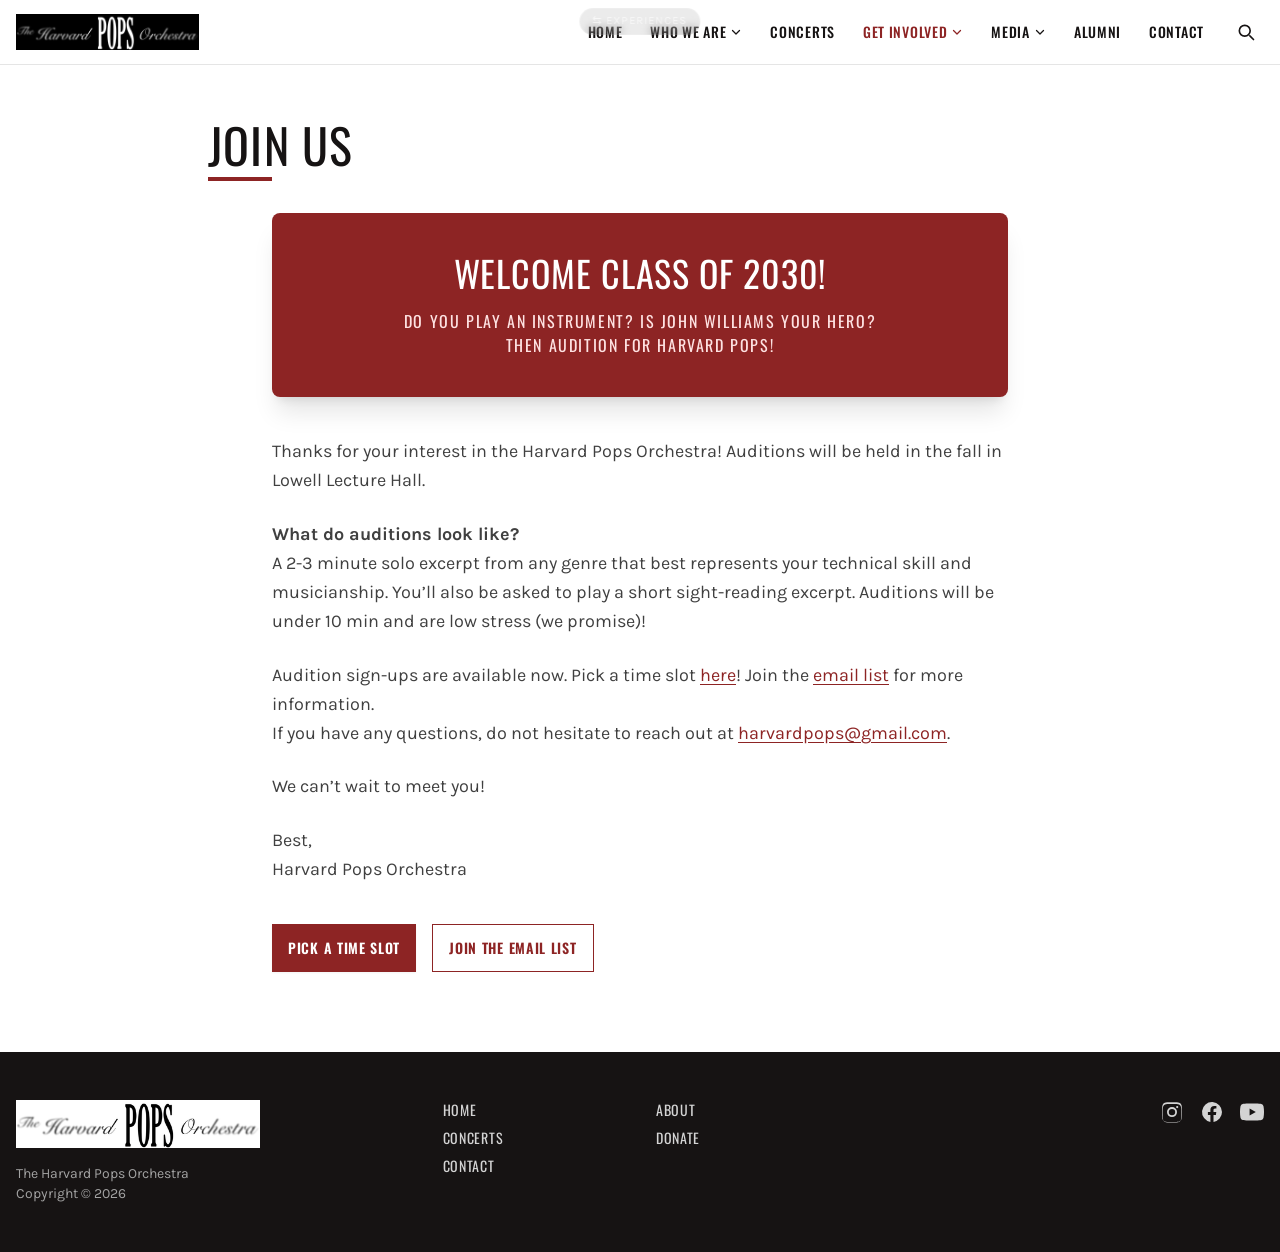
<file: classic/auditions.html>
<!DOCTYPE html>
<html lang="en" data-theme="light">
<head>
<meta charset="utf-8">
<meta name="viewport" content="width=device-width, initial-scale=1">
<title>The Harvard Pops Orchestra: Auditions</title>
<meta name="description" content="Audition for the Harvard Pops Orchestra">
<link rel="icon" href="../assets/img/logo/logo-inverted.png">
<link rel="preconnect" href="https://fonts.googleapis.com">
<link rel="preconnect" href="https://fonts.gstatic.com" crossorigin>
<link href="https://fonts.googleapis.com/css2?family=Oswald:wght@400;500;600;700&family=Karla:ital,wght@0,400;0,700;1,400&family=EB+Garamond:wght@400;500;600&display=swap" rel="stylesheet">
<link href="../assets/css/site.css" rel="stylesheet">
<style>
  body { font-family: 'Karla', sans-serif; color: #161313; background: #ffffff; }
  h1,h2,h3,h4,.font-display { font-family: 'Oswald', sans-serif; }
  .text-link { color: #8d2424; text-decoration: underline; text-underline-offset: 3px; }
  .text-link:hover { color: #5e1717; }
  .nav-drop { position: relative; }
  .nav-drop > .drop-panel { visibility: hidden; opacity: 0; transform: translateY(8px); transition: all .18s ease; }
  .nav-drop:hover > .drop-panel, .nav-drop:focus-within > .drop-panel { visibility: visible; opacity: 1; transform: translateY(0); }
  .hero-video-wrap { position: absolute; inset: 0; overflow: hidden; }
  .hero-video-wrap iframe {
    position: absolute; top: 50%; left: 50%;
    width: max(100vw, 177.78vh); height: max(100vh, 56.25vw);
    transform: translate(-50%, -50%); pointer-events: none; border: 0;
  }
  ::selection { background: #8d2424; color: #fff; }
</style>
</head>
<body>
<a href="../index.html" title="Back to the two experiences"
   class="fixed top-2 left-1/2 -translate-x-1/2 z-[90] text-[11px] uppercase tracking-widest px-3 py-1 rounded-full
          bg-black/20 text-white/70 backdrop-blur-sm border border-white/20
          opacity-40 hover:opacity-100 transition-opacity duration-300">&#8646; experiences</a>

<header class="sticky top-0 z-[80] bg-white/95 backdrop-blur border-b border-neutral-200">
  <div class="max-w-7xl mx-auto px-4 flex items-center justify-between h-16">
    <a href="index.html" class="flex items-center gap-3">
      <img src="../assets/img/logo/logo-inverted.png" alt="The Harvard Pops Orchestra" class="h-9 invert">
    </a>
    <nav class="hidden lg:flex items-center gap-1" aria-label="Main">
      <a href="index.html" class="px-3 py-2 uppercase tracking-wider text-sm font-display font-medium hover:text-crimson transition-colors text-ink">Home</a>
      <div class="nav-drop">
        <button class="px-3 py-2 uppercase tracking-wider text-sm font-display font-medium hover:text-crimson transition-colors text-ink flex items-center gap-1" aria-haspopup="true">Who We Are <svg class="w-3 h-3" fill="none" stroke="currentColor" viewBox="0 0 24 24"><path stroke-linecap="round" stroke-linejoin="round" stroke-width="2.5" d="M19 9l-7 7-7-7"/></svg></button>
        <div class="drop-panel absolute left-0 top-full pt-1 w-56">
          <div class="bg-white border border-neutral-200 shadow-xl rounded-md py-2">
            <a href="about.html" class="block px-4 py-2 text-sm hover:bg-neutral-50 hover:text-crimson">Our Story</a>
            <a href="board.html" class="block px-4 py-2 text-sm hover:bg-neutral-50 hover:text-crimson">Board</a>
            <a href="members.html" class="block px-4 py-2 text-sm hover:bg-neutral-50 hover:text-crimson">Members</a>
            <a href="conductor.html" class="block px-4 py-2 text-sm hover:bg-neutral-50 hover:text-crimson">Our Music Director</a>
          </div>
        </div>
      </div>
      <a href="concerts.html" class="px-3 py-2 uppercase tracking-wider text-sm font-display font-medium hover:text-crimson transition-colors text-ink">Concerts</a>
      <div class="nav-drop">
        <button class="px-3 py-2 uppercase tracking-wider text-sm font-display font-medium hover:text-crimson transition-colors text-crimson flex items-center gap-1" aria-haspopup="true">Get Involved <svg class="w-3 h-3" fill="none" stroke="currentColor" viewBox="0 0 24 24"><path stroke-linecap="round" stroke-linejoin="round" stroke-width="2.5" d="M19 9l-7 7-7-7"/></svg></button>
        <div class="drop-panel absolute left-0 top-full pt-1 w-56">
          <div class="bg-white border border-neutral-200 shadow-xl rounded-md py-2">
            <a href="auditions.html" class="block px-4 py-2 text-sm hover:bg-neutral-50 hover:text-crimson">Auditions</a>
            <a href="policies.html" class="block px-4 py-2 text-sm hover:bg-neutral-50 hover:text-crimson">Member Policies</a>
            <a href="donate.html" class="block px-4 py-2 text-sm hover:bg-neutral-50 hover:text-crimson">Donate</a>
          </div>
        </div>
      </div>
      <div class="nav-drop">
        <button class="px-3 py-2 uppercase tracking-wider text-sm font-display font-medium hover:text-crimson transition-colors text-ink flex items-center gap-1" aria-haspopup="true">Media <svg class="w-3 h-3" fill="none" stroke="currentColor" viewBox="0 0 24 24"><path stroke-linecap="round" stroke-linejoin="round" stroke-width="2.5" d="M19 9l-7 7-7-7"/></svg></button>
        <div class="drop-panel absolute left-0 top-full pt-1 w-56">
          <div class="bg-white border border-neutral-200 shadow-xl rounded-md py-2">
            <a href="pandemic-projects.html" class="block px-4 py-2 text-sm hover:bg-neutral-50 hover:text-crimson">Pandemic Projects</a>
            <a href="photos.html" class="block px-4 py-2 text-sm hover:bg-neutral-50 hover:text-crimson">Photos</a>
            <a href="https://www.youtube.com/@harvardpops4523" target="_blank" rel="noopener" class="block px-4 py-2 text-sm hover:bg-neutral-50 hover:text-crimson">Concert Videos &#8599;</a>
          </div>
        </div>
      </div>
      <a href="http://popsalumni.sigs.harvard.edu/" target="_blank" rel="noopener" class="px-3 py-2 uppercase tracking-wider text-sm font-display font-medium hover:text-crimson transition-colors text-ink">Alumni</a>
      <a href="contact.html" class="px-3 py-2 uppercase tracking-wider text-sm font-display font-medium hover:text-crimson transition-colors text-ink">Contact</a>
      <button onclick="searchModal.showModal()" class="ml-2 p-2 text-ink hover:text-crimson" aria-label="Search">
        <svg class="w-5 h-5" fill="none" stroke="currentColor" viewBox="0 0 24 24"><path stroke-linecap="round" stroke-linejoin="round" stroke-width="2" d="M21 21l-4.35-4.35M17 10.5a6.5 6.5 0 11-13 0 6.5 6.5 0 0113 0z"/></svg>
      </button>
    </nav>
    <div class="lg:hidden flex items-center gap-1">
      <button onclick="searchModal.showModal()" class="p-2" aria-label="Search">
        <svg class="w-5 h-5" fill="none" stroke="currentColor" viewBox="0 0 24 24"><path stroke-linecap="round" stroke-linejoin="round" stroke-width="2" d="M21 21l-4.35-4.35M17 10.5a6.5 6.5 0 11-13 0 6.5 6.5 0 0113 0z"/></svg>
      </button>
      <button onclick="document.getElementById('mobileMenu').classList.toggle('hidden')" class="p-2" aria-label="Menu">
        <svg class="w-6 h-6" fill="none" stroke="currentColor" viewBox="0 0 24 24"><path stroke-linecap="round" stroke-linejoin="round" stroke-width="2" d="M4 6h16M4 12h16M4 18h16"/></svg>
      </button>
    </div>
  </div>
  <div id="mobileMenu" class="hidden lg:hidden border-t border-neutral-200 bg-white max-h-[75vh] overflow-y-auto">
    <div class="px-4 py-3 space-y-1 text-sm">
      <a href="index.html" class="block py-2 font-display uppercase tracking-wider">Home</a>
      <p class="pt-2 text-xs uppercase tracking-widest text-neutral-400">Who We Are</p>
      <a href="about.html" class="block py-1.5 pl-3">Our Story</a>
      <a href="board.html" class="block py-1.5 pl-3">Board</a>
      <a href="members.html" class="block py-1.5 pl-3">Members</a>
      <a href="conductor.html" class="block py-1.5 pl-3">Our Music Director</a>
      <a href="concerts.html" class="block py-2 font-display uppercase tracking-wider">Concerts</a>
      <p class="pt-2 text-xs uppercase tracking-widest text-neutral-400">Get Involved</p>
      <a href="auditions.html" class="block py-1.5 pl-3">Auditions</a>
      <a href="policies.html" class="block py-1.5 pl-3">Member Policies</a>
      <a href="donate.html" class="block py-1.5 pl-3">Donate</a>
      <p class="pt-2 text-xs uppercase tracking-widest text-neutral-400">Media</p>
      <a href="pandemic-projects.html" class="block py-1.5 pl-3">Pandemic Projects</a>
      <a href="photos.html" class="block py-1.5 pl-3">Photos</a>
      <a href="https://www.youtube.com/@harvardpops4523" target="_blank" rel="noopener" class="block py-1.5 pl-3">Concert Videos &#8599;</a>
      <a href="http://popsalumni.sigs.harvard.edu/" target="_blank" rel="noopener" class="block py-2 font-display uppercase tracking-wider">Alumni</a>
      <a href="contact.html" class="block py-2 font-display uppercase tracking-wider">Contact</a>
    </div>
  </div>
</header>

<main>

<div class="max-w-4xl mx-auto px-4"><h1 class="text-4xl md:text-5xl font-display uppercase tracking-wide text-ink mt-14 mb-2">Join us</h1><div class="w-16 h-1 bg-crimson mb-8"></div></div>
<section class="max-w-3xl mx-auto px-4">
  <div class="bg-crimson text-white rounded-lg px-8 py-10 mb-10 text-center shadow-xl">
    <h2 class="font-display uppercase text-3xl md:text-4xl tracking-wide">Welcome class of 2030!</h2>
    <p class="mt-4 font-display uppercase tracking-widest text-red-100 whitespace-pre-line">do you play an instrument? Is john williams your hero?
then audition for harvard pops!</p>
  </div>
  <div class="space-y-6 text-lg"><p class="leading-relaxed text-neutral-700">Thanks for your interest in the Harvard Pops Orchestra! Auditions will be held in the fall in Lowell Lecture Hall.</p>
<p class="leading-relaxed text-neutral-700"><strong>What do auditions look like?</strong><br>A 2-3 minute solo excerpt from any genre that best represents your technical skill and musicianship. You’ll also be asked to play a short sight-reading excerpt. Auditions will be under 10 min and are low stress (we promise)!</p>
<p class="leading-relaxed text-neutral-700">Audition sign-ups are available now. Pick a time slot <a class="text-link" href="https://calendly.com/harvardpops/harvard-pops-orchestra-auditions-fall-2026" target="_blank" rel="noopener">here</a>! Join the <a class="text-link" href="https://docs.google.com/forms/d/e/1FAIpQLSeuGfuI7uLgfby7I1UvKDV17I4JauKq6UJkN8RDO9BU9HQ9wQ/viewform?usp=dialog" target="_blank" rel="noopener">email list</a> for more information.<br>If you have any questions, do not hesitate to reach out at <a class="text-link" href="mailto:harvardpops@gmail.com">harvardpops@gmail.com</a>.</p>
<p class="leading-relaxed text-neutral-700">We can’t wait to meet you!</p>
<p class="leading-relaxed text-neutral-700">Best,<br>Harvard Pops Orchestra</p></div>
  <div class="mt-10 flex flex-wrap gap-4">
    <a href="https://calendly.com/harvardpops/harvard-pops-orchestra-auditions-fall-2026" target="_blank" rel="noopener" class="btn bg-crimson hover:bg-crimsondark text-white border-0 rounded-none font-display uppercase tracking-wider">Pick a time slot</a>
    <a href="https://docs.google.com/forms/d/e/1FAIpQLSeuGfuI7uLgfby7I1UvKDV17I4JauKq6UJkN8RDO9BU9HQ9wQ/viewform?usp=dialog" target="_blank" rel="noopener" class="btn btn-outline border-crimson text-crimson hover:bg-crimson hover:text-white rounded-none font-display uppercase tracking-wider">Join the email list</a>
  </div>
</section>

</main>

<footer class="bg-ink text-neutral-300 mt-20">
  <div class="max-w-7xl mx-auto px-4 py-12 grid gap-8 md:grid-cols-3 items-start">
    <div>
      <img src="../assets/img/logo/logo-inverted.png" alt="The Harvard Pops Orchestra" class="h-12 mb-4">
      <p class="text-sm text-neutral-400">The Harvard Pops Orchestra<br>Copyright &copy; 2026</p>
    </div>
    <nav class="grid grid-cols-2 gap-x-8 gap-y-2 text-sm uppercase tracking-wider font-display" aria-label="Footer">
      <a href="index.html" class="hover:text-white">Home</a>
      <a href="about.html" class="hover:text-white">About</a>
      <a href="concerts.html" class="hover:text-white">Concerts</a>
      <a href="donate.html" class="hover:text-white">Donate</a>
      <a href="contact.html" class="hover:text-white">Contact</a>
    </nav>
    <div class="flex md:justify-end gap-4">
      <a href="https://www.instagram.com/harvardpopsorchestra/" target="_blank" rel="noopener" aria-label="Instagram" class="hover:text-white">
        <svg class="w-6 h-6" fill="currentColor" viewBox="0 0 24 24"><path d="M12 2.2c3.2 0 3.6 0 4.8.1 1.2.1 1.9.2 2.3.4.6.2 1 .5 1.4.9.4.4.7.8.9 1.4.2.4.4 1.1.4 2.3.1 1.2.1 1.6.1 4.8s0 3.6-.1 4.8c-.1 1.2-.2 1.9-.4 2.3-.2.6-.5 1-.9 1.4-.4.4-.8.7-1.4.9-.4.2-1.1.4-2.3.4-1.2.1-1.6.1-4.8.1s-3.6 0-4.8-.1c-1.2-.1-1.9-.2-2.3-.4-.6-.2-1-.5-1.4-.9-.4-.4-.7-.8-.9-1.4-.2-.4-.4-1.1-.4-2.3-.1-1.2-.1-1.6-.1-4.8s0-3.6.1-4.8c.1-1.2.2-1.9.4-2.3.2-.6.5-1 .9-1.4.4-.4.8-.7 1.4-.9.4-.2 1.1-.4 2.3-.4 1.2-.1 1.6-.1 4.8-.1zm0 1.8c-3.1 0-3.5 0-4.7.1-1.1.1-1.7.2-2.1.4-.5.2-.9.4-1.2.8-.4.4-.6.7-.8 1.2-.2.4-.3 1-.4 2.1-.1 1.2-.1 1.6-.1 4.7s0 3.5.1 4.7c.1 1.1.2 1.7.4 2.1.2.5.4.9.8 1.2.4.4.7.6 1.2.8.4.2 1 .3 2.1.4 1.2.1 1.6.1 4.7.1s3.5 0 4.7-.1c1.1-.1 1.7-.2 2.1-.4.5-.2.9-.4 1.2-.8.4-.4.6-.7.8-1.2.2-.4.3-1 .4-2.1.1-1.2.1-1.6.1-4.7s0-3.5-.1-4.7c-.1-1.1-.2-1.7-.4-2.1-.2-.5-.4-.9-.8-1.2-.4-.4-.7-.6-1.2-.8-.4-.2-1-.3-2.1-.4-1.2-.1-1.6-.1-4.7-.1zm0 3.1a5 5 0 110 10 5 5 0 010-10zm0 1.8a3.2 3.2 0 100 6.4 3.2 3.2 0 000-6.4zm5.2-2.9a1.1 1.1 0 110 2.2 1.1 1.1 0 010-2.2z"/></svg>
      </a>
      <a href="https://www.facebook.com/harvard.pops.orchestra" target="_blank" rel="noopener" aria-label="Facebook" class="hover:text-white">
        <svg class="w-6 h-6" fill="currentColor" viewBox="0 0 24 24"><path d="M22 12a10 10 0 10-11.6 9.9v-7H7.9V12h2.5V9.8c0-2.5 1.5-3.9 3.8-3.9 1.1 0 2.2.2 2.2.2v2.5h-1.3c-1.2 0-1.6.8-1.6 1.6V12h2.8l-.4 2.9h-2.4v7A10 10 0 0022 12z"/></svg>
      </a>
      <a href="https://www.youtube.com/@harvardpops4523" target="_blank" rel="noopener" aria-label="YouTube" class="hover:text-white">
        <svg class="w-6 h-6" fill="currentColor" viewBox="0 0 24 24"><path d="M23.5 6.2a3 3 0 00-2.1-2.2C19.5 3.5 12 3.5 12 3.5s-7.5 0-9.4.5A3 3 0 00.5 6.2 31.3 31.3 0 000 12a31.3 31.3 0 00.5 5.8 3 3 0 002.1 2.2c1.9.5 9.4.5 9.4.5s7.5 0 9.4-.5a3 3 0 002.1-2.2A31.3 31.3 0 0024 12a31.3 31.3 0 00-.5-5.8zM9.6 15.6V8.4L15.8 12l-6.2 3.6z"/></svg>
      </a>
    </div>
  </div>
</footer>

<dialog id="searchModal" class="modal">
  <div class="modal-box max-w-xl bg-white">
    <h3 class="font-display uppercase tracking-wider text-lg mb-3">Search</h3>
    <input id="searchInput" type="text" placeholder="Search the site&hellip;"
           class="input input-bordered w-full bg-white" oninput="doSearch(this.value)" autocomplete="off">
    <ul id="searchResults" class="mt-4 space-y-1"></ul>
    <div class="modal-action">
      <form method="dialog"><button class="btn btn-sm">Close</button></form>
    </div>
  </div>
  <form method="dialog" class="modal-backdrop"><button>close</button></form>
</dialog>
<script>
const SEARCH_INDEX = [["Home", "index.html", "You've heard of musical theater. We bring you theatrical music. Harvard Pops Orchestra student-run full symphonic orchestra tickets fall 2026 concert"], ["Our Story", "about.html", "Founded in 1996 by Eric Damast. Full symphonic orchestra conducted by Allen Feinstein. Theatrical music productions, themed concerts, Lowell Lecture Hall, SOCH."], ["Board", "board.html", "Board 2026 co-presidents treasurer operations creative team social chair snack sensei ticket manager publicity librarians alumni stage manager webmaster attendance production program historian student conductor lead arranger"], ["Members", "members.html", "Members violin viola cello contrabass flute piccolo oboe clarinet saxophone french horn trumpet trombone piano percussion concertmaster principal"], ["Our Music Director", "conductor.html", "Allen Feinstein music director since 1998. Conductor composer professor Northeastern University Hasty Pudding Theatricals."], ["Concerts", "concerts.html", "Pops meets its Quadfather. Upcoming and past concerts, posters, descriptions, tickets, Lowell Lecture Hall."], ["Auditions", "auditions.html", "Join us. Welcome class of 2030. Audition sign-ups, solo excerpt, sight-reading, low stress, email list."], ["Member Policies", "policies.html", "The rules. Attendance policy rehearsal Tuesday. Ticket sales five tickets. Postering."], ["Donate", "donate.html", "Donate donation form endowment endowed chairs baked goods cookies support."], ["Pandemic Projects", "pandemic-projects.html", "Popscast: Cereal podcast musical mystery melodrama. Pops gets funky."], ["Photos", "photos.html", "Photos galleries. Pops breaks a leg 2018. Mission Impopsible 2017. 20th Anniversary Alumni Concert. Humanitarian of the year."], ["Contact", "contact.html", "Get in touch. Email harvardpops@gmail.com. Facebook Instagram. Question comment form."]];
function doSearch(q) {
  const ul = document.getElementById('searchResults');
  ul.innerHTML = '';
  q = q.trim().toLowerCase();
  if (!q) return;
  SEARCH_INDEX.filter(([t, u, body]) =>
    (t + ' ' + body).toLowerCase().includes(q)
  ).forEach(([t, u]) => {
    const li = document.createElement('li');
    const a = document.createElement('a');
    a.href = u; a.textContent = t;
    a.className = 'block px-3 py-2 rounded hover:bg-neutral-100 text-crimson font-display uppercase tracking-wide text-sm';
    li.appendChild(a); ul.appendChild(li);
  });
  if (!ul.children.length) ul.innerHTML = '<li class="px-3 py-2 text-sm text-neutral-400">No results.</li>';
}
</script>

</body>
</html>
</file>
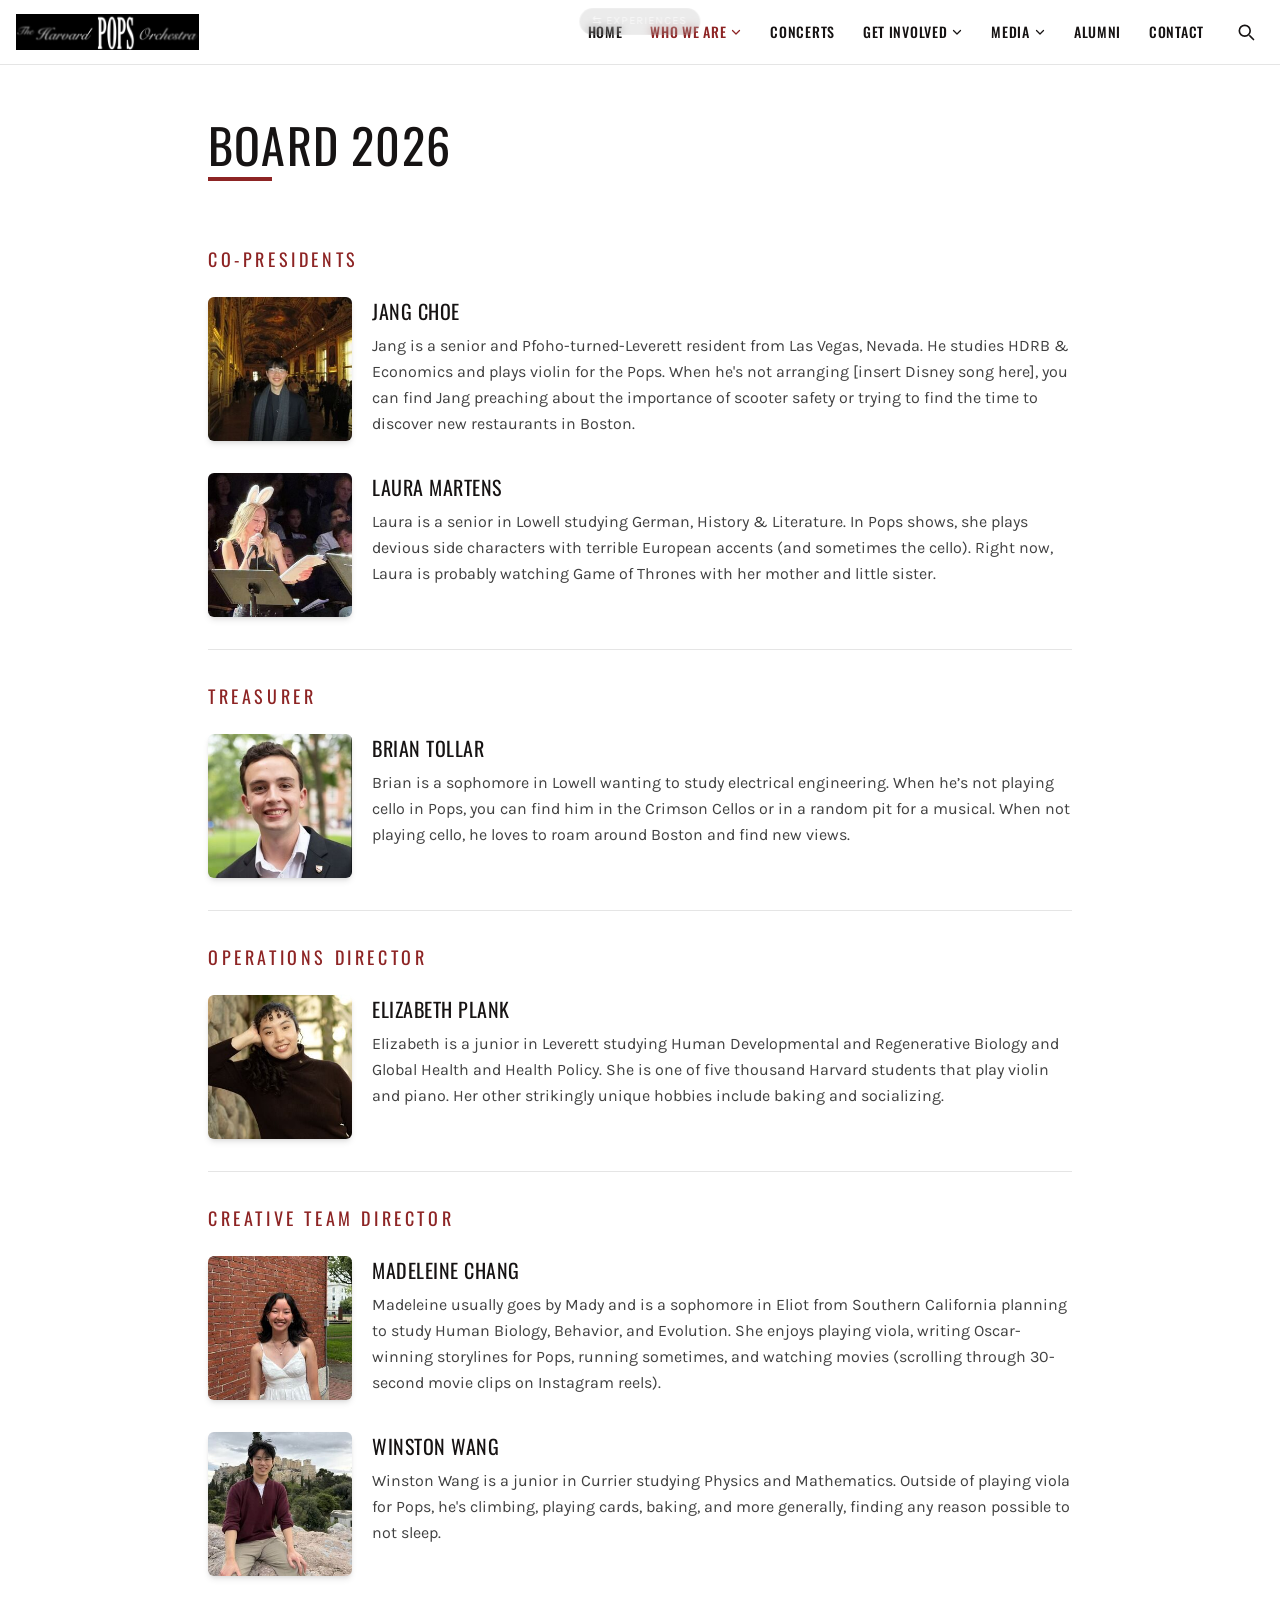
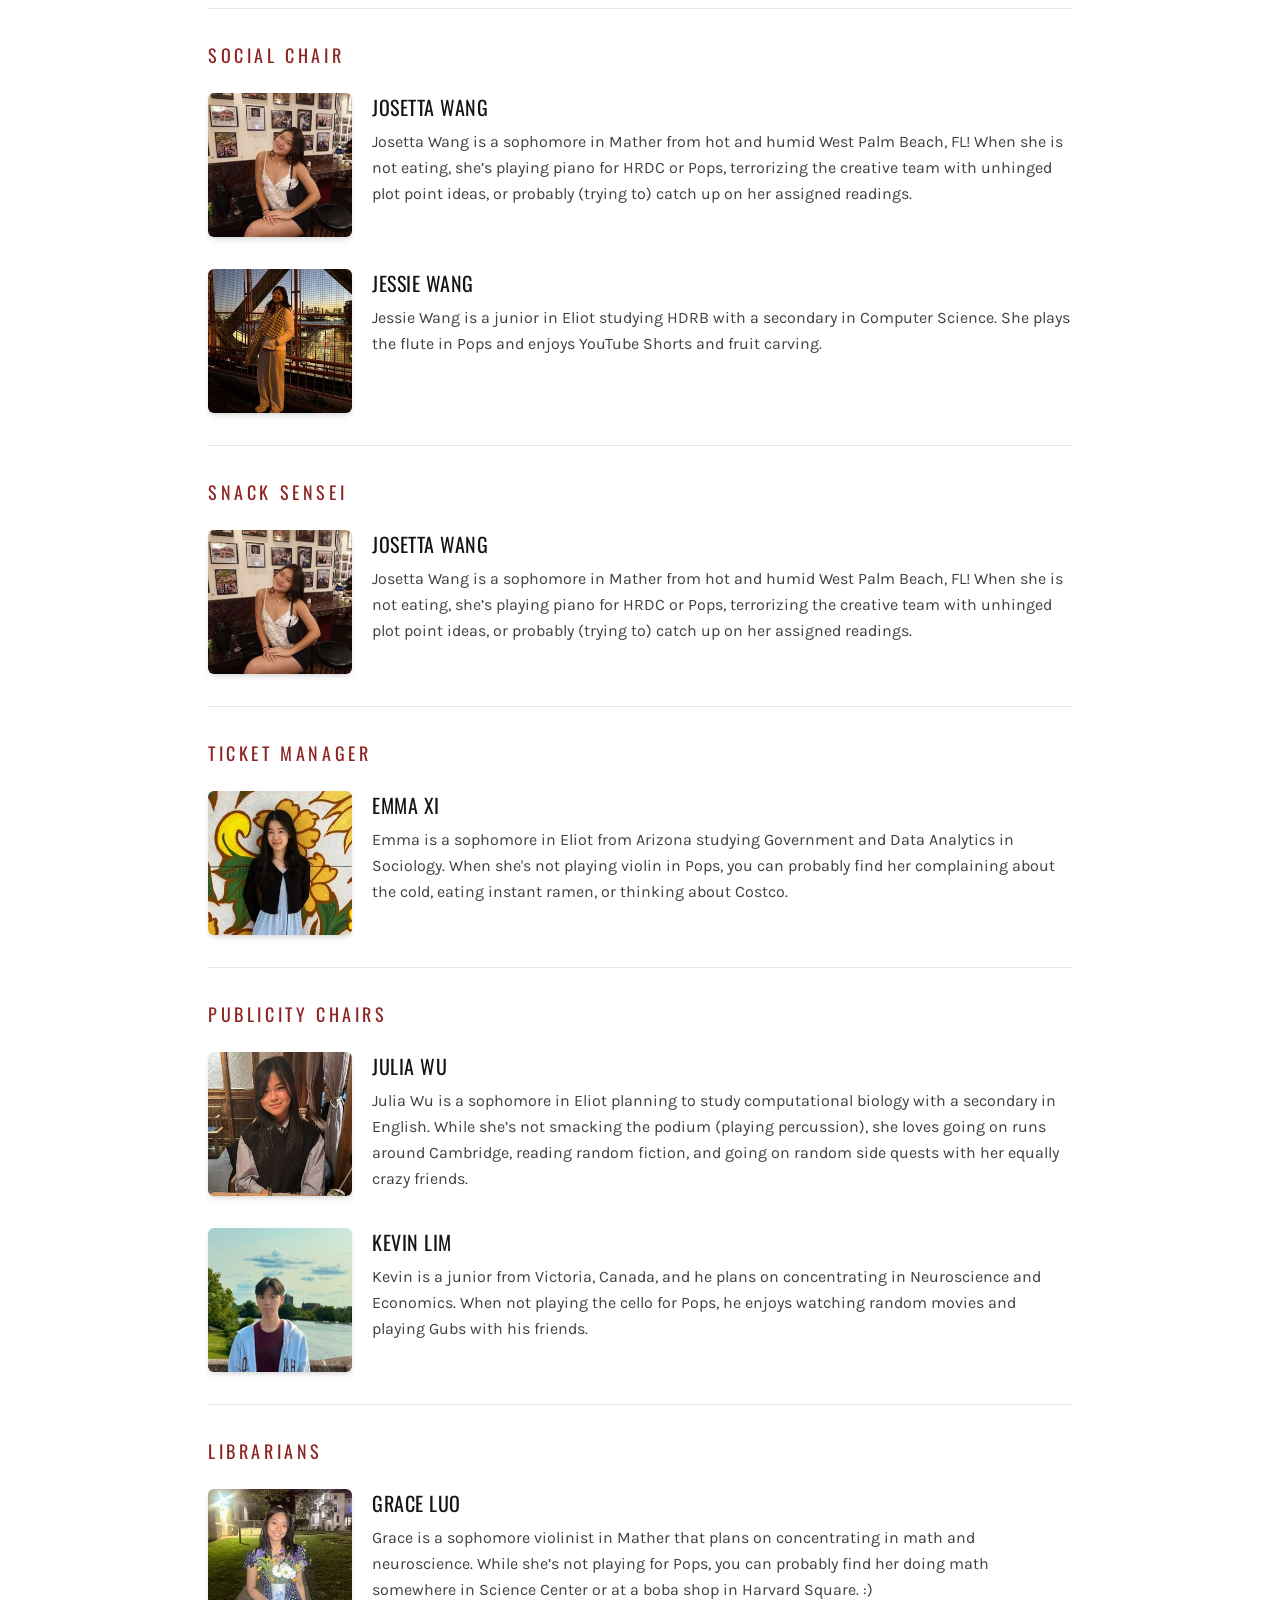
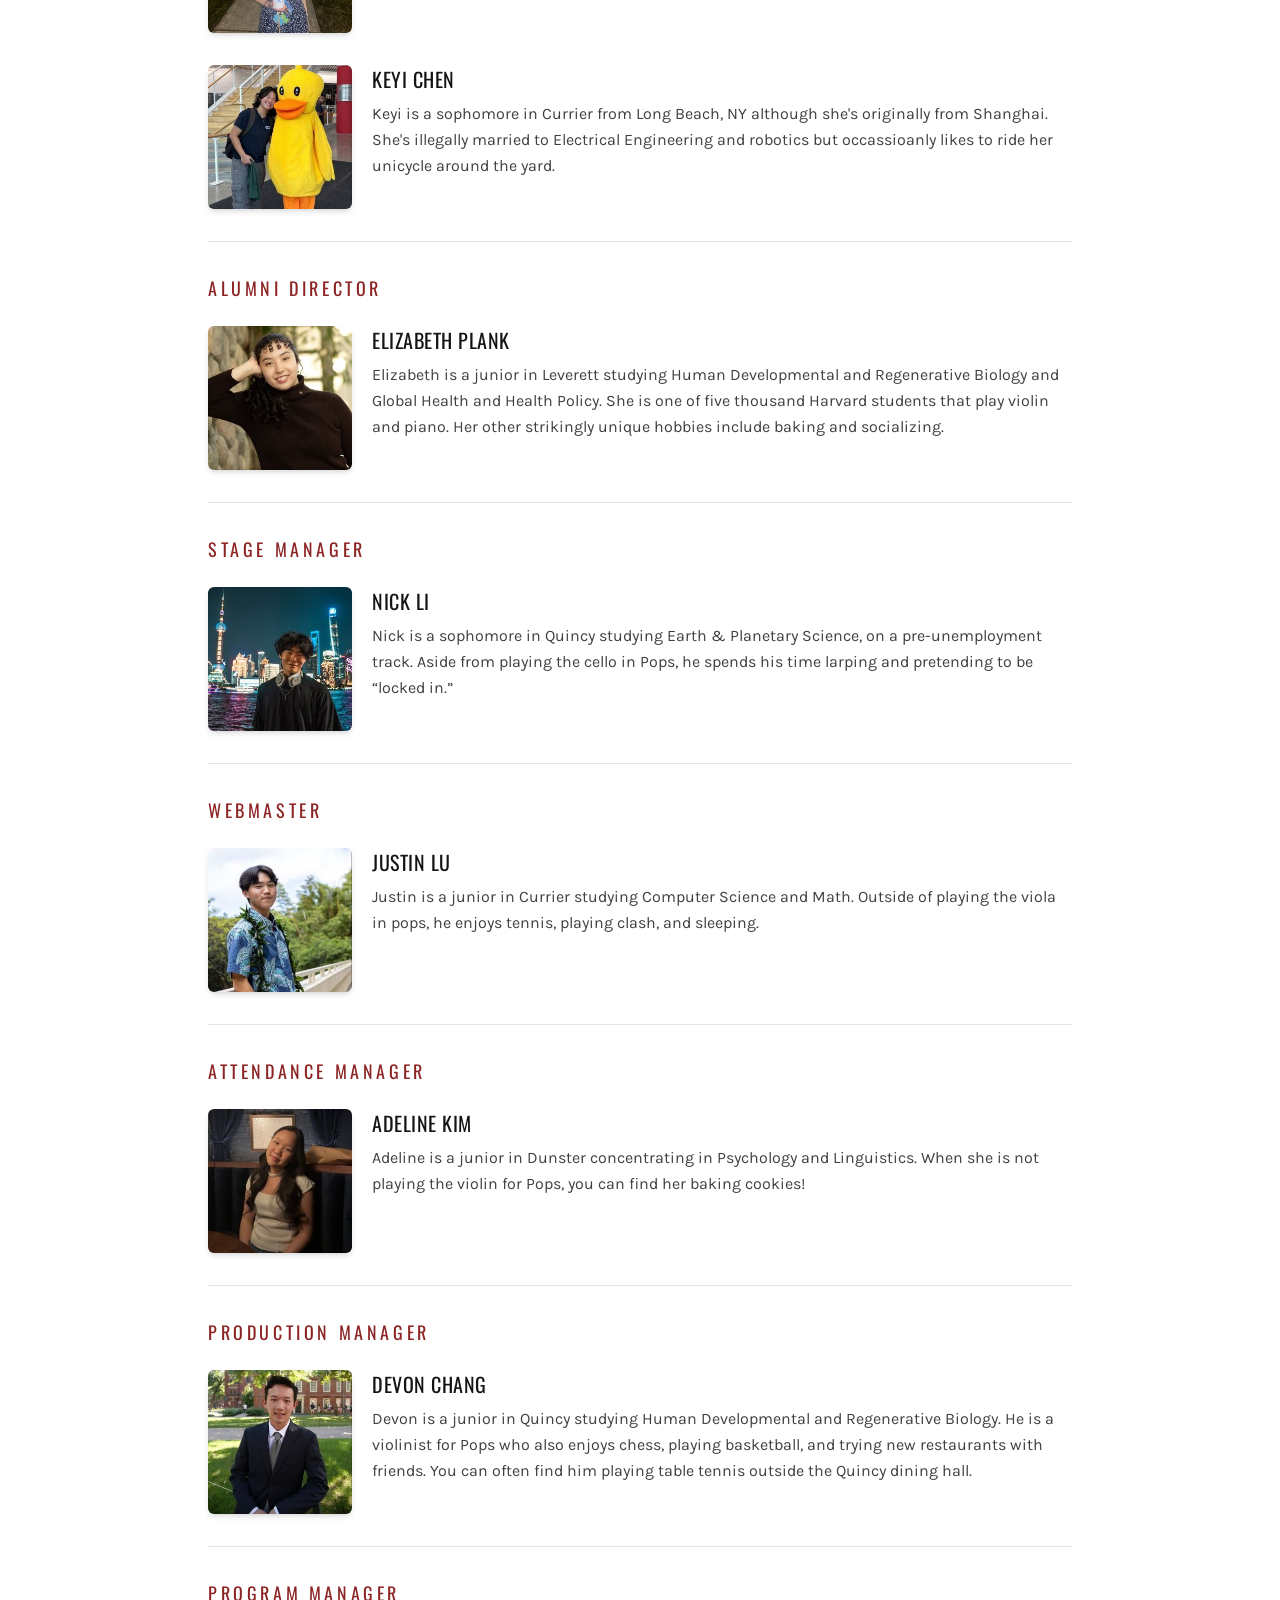
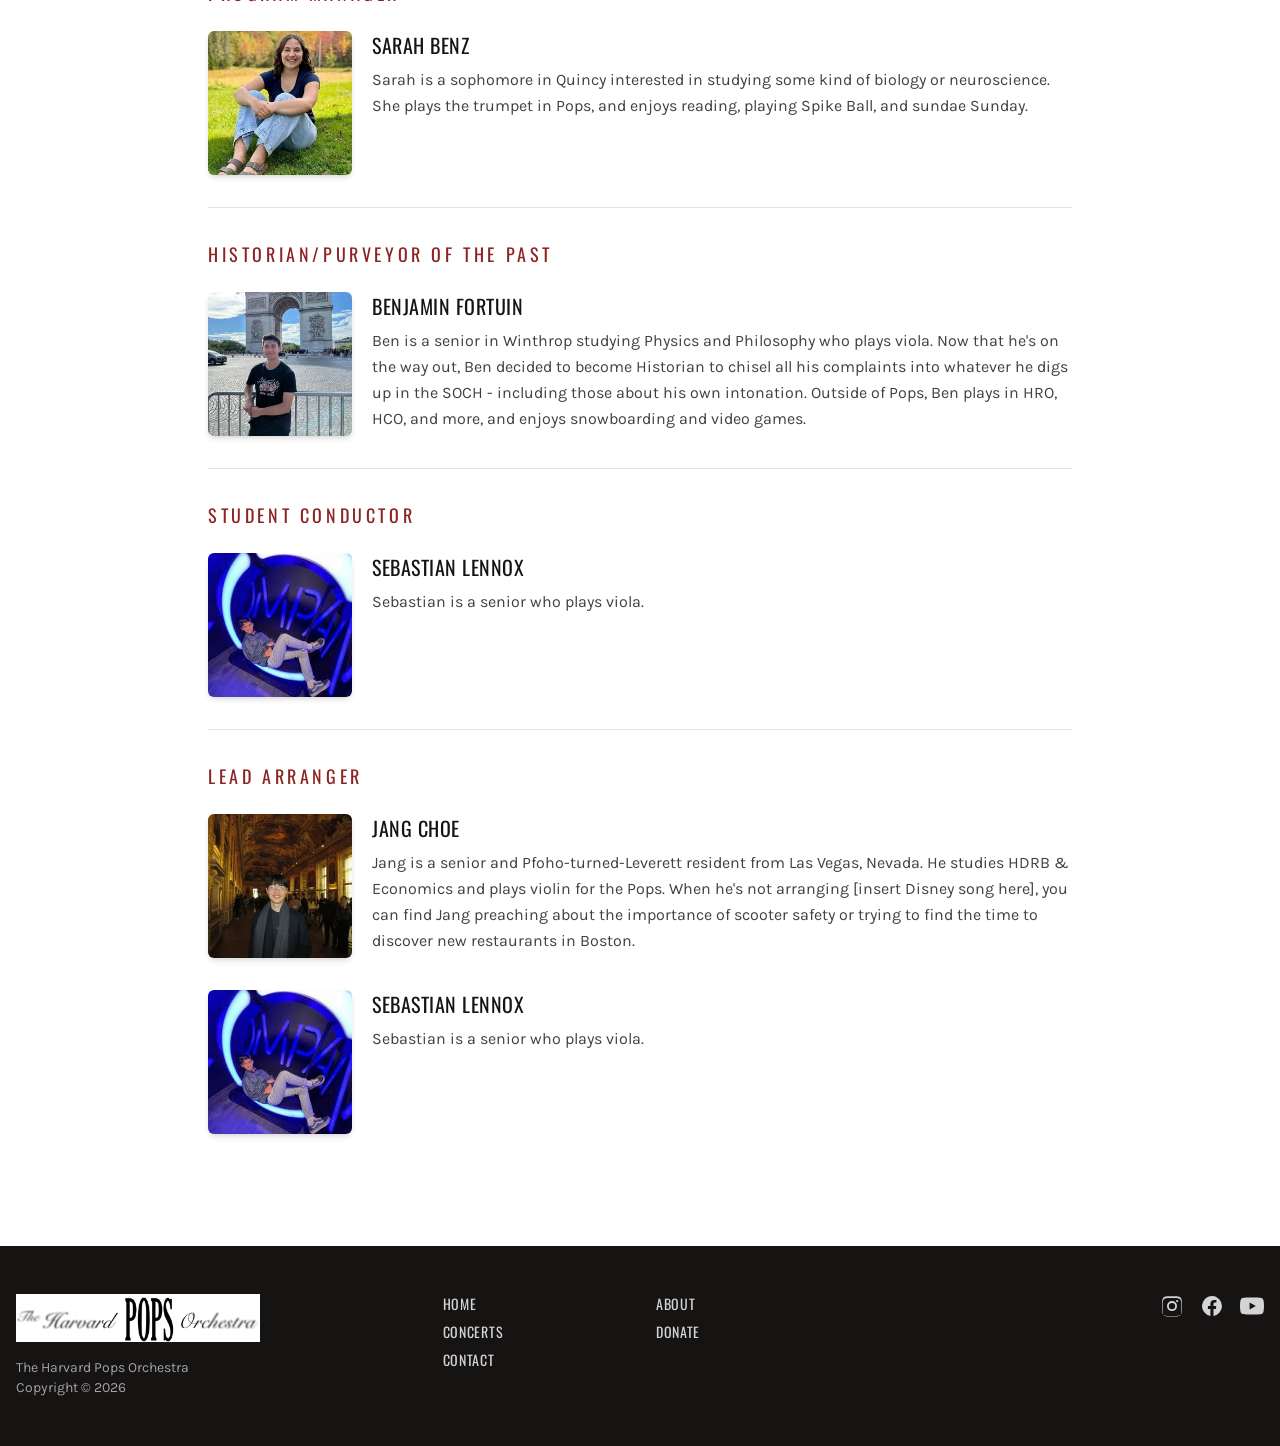
<file: classic/board.html>
<!DOCTYPE html>
<html lang="en" data-theme="light">
<head>
<meta charset="utf-8">
<meta name="viewport" content="width=device-width, initial-scale=1">
<title>The Harvard Pops Orchestra: Board</title>
<meta name="description" content="The board of the Harvard Pops Orchestra">
<link rel="icon" href="../assets/img/logo/logo-inverted.png">
<link rel="preconnect" href="https://fonts.googleapis.com">
<link rel="preconnect" href="https://fonts.gstatic.com" crossorigin>
<link href="https://fonts.googleapis.com/css2?family=Oswald:wght@400;500;600;700&family=Karla:ital,wght@0,400;0,700;1,400&family=EB+Garamond:wght@400;500;600&display=swap" rel="stylesheet">
<link href="../assets/css/site.css" rel="stylesheet">
<style>
  body { font-family: 'Karla', sans-serif; color: #161313; background: #ffffff; }
  h1,h2,h3,h4,.font-display { font-family: 'Oswald', sans-serif; }
  .text-link { color: #8d2424; text-decoration: underline; text-underline-offset: 3px; }
  .text-link:hover { color: #5e1717; }
  .nav-drop { position: relative; }
  .nav-drop > .drop-panel { visibility: hidden; opacity: 0; transform: translateY(8px); transition: all .18s ease; }
  .nav-drop:hover > .drop-panel, .nav-drop:focus-within > .drop-panel { visibility: visible; opacity: 1; transform: translateY(0); }
  .hero-video-wrap { position: absolute; inset: 0; overflow: hidden; }
  .hero-video-wrap iframe {
    position: absolute; top: 50%; left: 50%;
    width: max(100vw, 177.78vh); height: max(100vh, 56.25vw);
    transform: translate(-50%, -50%); pointer-events: none; border: 0;
  }
  ::selection { background: #8d2424; color: #fff; }
</style>
</head>
<body>
<a href="../index.html" title="Back to the two experiences"
   class="fixed top-2 left-1/2 -translate-x-1/2 z-[90] text-[11px] uppercase tracking-widest px-3 py-1 rounded-full
          bg-black/20 text-white/70 backdrop-blur-sm border border-white/20
          opacity-40 hover:opacity-100 transition-opacity duration-300">&#8646; experiences</a>

<header class="sticky top-0 z-[80] bg-white/95 backdrop-blur border-b border-neutral-200">
  <div class="max-w-7xl mx-auto px-4 flex items-center justify-between h-16">
    <a href="index.html" class="flex items-center gap-3">
      <img src="../assets/img/logo/logo-inverted.png" alt="The Harvard Pops Orchestra" class="h-9 invert">
    </a>
    <nav class="hidden lg:flex items-center gap-1" aria-label="Main">
      <a href="index.html" class="px-3 py-2 uppercase tracking-wider text-sm font-display font-medium hover:text-crimson transition-colors text-ink">Home</a>
      <div class="nav-drop">
        <button class="px-3 py-2 uppercase tracking-wider text-sm font-display font-medium hover:text-crimson transition-colors text-crimson flex items-center gap-1" aria-haspopup="true">Who We Are <svg class="w-3 h-3" fill="none" stroke="currentColor" viewBox="0 0 24 24"><path stroke-linecap="round" stroke-linejoin="round" stroke-width="2.5" d="M19 9l-7 7-7-7"/></svg></button>
        <div class="drop-panel absolute left-0 top-full pt-1 w-56">
          <div class="bg-white border border-neutral-200 shadow-xl rounded-md py-2">
            <a href="about.html" class="block px-4 py-2 text-sm hover:bg-neutral-50 hover:text-crimson">Our Story</a>
            <a href="board.html" class="block px-4 py-2 text-sm hover:bg-neutral-50 hover:text-crimson">Board</a>
            <a href="members.html" class="block px-4 py-2 text-sm hover:bg-neutral-50 hover:text-crimson">Members</a>
            <a href="conductor.html" class="block px-4 py-2 text-sm hover:bg-neutral-50 hover:text-crimson">Our Music Director</a>
          </div>
        </div>
      </div>
      <a href="concerts.html" class="px-3 py-2 uppercase tracking-wider text-sm font-display font-medium hover:text-crimson transition-colors text-ink">Concerts</a>
      <div class="nav-drop">
        <button class="px-3 py-2 uppercase tracking-wider text-sm font-display font-medium hover:text-crimson transition-colors text-ink flex items-center gap-1" aria-haspopup="true">Get Involved <svg class="w-3 h-3" fill="none" stroke="currentColor" viewBox="0 0 24 24"><path stroke-linecap="round" stroke-linejoin="round" stroke-width="2.5" d="M19 9l-7 7-7-7"/></svg></button>
        <div class="drop-panel absolute left-0 top-full pt-1 w-56">
          <div class="bg-white border border-neutral-200 shadow-xl rounded-md py-2">
            <a href="auditions.html" class="block px-4 py-2 text-sm hover:bg-neutral-50 hover:text-crimson">Auditions</a>
            <a href="policies.html" class="block px-4 py-2 text-sm hover:bg-neutral-50 hover:text-crimson">Member Policies</a>
            <a href="donate.html" class="block px-4 py-2 text-sm hover:bg-neutral-50 hover:text-crimson">Donate</a>
          </div>
        </div>
      </div>
      <div class="nav-drop">
        <button class="px-3 py-2 uppercase tracking-wider text-sm font-display font-medium hover:text-crimson transition-colors text-ink flex items-center gap-1" aria-haspopup="true">Media <svg class="w-3 h-3" fill="none" stroke="currentColor" viewBox="0 0 24 24"><path stroke-linecap="round" stroke-linejoin="round" stroke-width="2.5" d="M19 9l-7 7-7-7"/></svg></button>
        <div class="drop-panel absolute left-0 top-full pt-1 w-56">
          <div class="bg-white border border-neutral-200 shadow-xl rounded-md py-2">
            <a href="pandemic-projects.html" class="block px-4 py-2 text-sm hover:bg-neutral-50 hover:text-crimson">Pandemic Projects</a>
            <a href="photos.html" class="block px-4 py-2 text-sm hover:bg-neutral-50 hover:text-crimson">Photos</a>
            <a href="https://www.youtube.com/@harvardpops4523" target="_blank" rel="noopener" class="block px-4 py-2 text-sm hover:bg-neutral-50 hover:text-crimson">Concert Videos &#8599;</a>
          </div>
        </div>
      </div>
      <a href="http://popsalumni.sigs.harvard.edu/" target="_blank" rel="noopener" class="px-3 py-2 uppercase tracking-wider text-sm font-display font-medium hover:text-crimson transition-colors text-ink">Alumni</a>
      <a href="contact.html" class="px-3 py-2 uppercase tracking-wider text-sm font-display font-medium hover:text-crimson transition-colors text-ink">Contact</a>
      <button onclick="searchModal.showModal()" class="ml-2 p-2 text-ink hover:text-crimson" aria-label="Search">
        <svg class="w-5 h-5" fill="none" stroke="currentColor" viewBox="0 0 24 24"><path stroke-linecap="round" stroke-linejoin="round" stroke-width="2" d="M21 21l-4.35-4.35M17 10.5a6.5 6.5 0 11-13 0 6.5 6.5 0 0113 0z"/></svg>
      </button>
    </nav>
    <div class="lg:hidden flex items-center gap-1">
      <button onclick="searchModal.showModal()" class="p-2" aria-label="Search">
        <svg class="w-5 h-5" fill="none" stroke="currentColor" viewBox="0 0 24 24"><path stroke-linecap="round" stroke-linejoin="round" stroke-width="2" d="M21 21l-4.35-4.35M17 10.5a6.5 6.5 0 11-13 0 6.5 6.5 0 0113 0z"/></svg>
      </button>
      <button onclick="document.getElementById('mobileMenu').classList.toggle('hidden')" class="p-2" aria-label="Menu">
        <svg class="w-6 h-6" fill="none" stroke="currentColor" viewBox="0 0 24 24"><path stroke-linecap="round" stroke-linejoin="round" stroke-width="2" d="M4 6h16M4 12h16M4 18h16"/></svg>
      </button>
    </div>
  </div>
  <div id="mobileMenu" class="hidden lg:hidden border-t border-neutral-200 bg-white max-h-[75vh] overflow-y-auto">
    <div class="px-4 py-3 space-y-1 text-sm">
      <a href="index.html" class="block py-2 font-display uppercase tracking-wider">Home</a>
      <p class="pt-2 text-xs uppercase tracking-widest text-neutral-400">Who We Are</p>
      <a href="about.html" class="block py-1.5 pl-3">Our Story</a>
      <a href="board.html" class="block py-1.5 pl-3">Board</a>
      <a href="members.html" class="block py-1.5 pl-3">Members</a>
      <a href="conductor.html" class="block py-1.5 pl-3">Our Music Director</a>
      <a href="concerts.html" class="block py-2 font-display uppercase tracking-wider">Concerts</a>
      <p class="pt-2 text-xs uppercase tracking-widest text-neutral-400">Get Involved</p>
      <a href="auditions.html" class="block py-1.5 pl-3">Auditions</a>
      <a href="policies.html" class="block py-1.5 pl-3">Member Policies</a>
      <a href="donate.html" class="block py-1.5 pl-3">Donate</a>
      <p class="pt-2 text-xs uppercase tracking-widest text-neutral-400">Media</p>
      <a href="pandemic-projects.html" class="block py-1.5 pl-3">Pandemic Projects</a>
      <a href="photos.html" class="block py-1.5 pl-3">Photos</a>
      <a href="https://www.youtube.com/@harvardpops4523" target="_blank" rel="noopener" class="block py-1.5 pl-3">Concert Videos &#8599;</a>
      <a href="http://popsalumni.sigs.harvard.edu/" target="_blank" rel="noopener" class="block py-2 font-display uppercase tracking-wider">Alumni</a>
      <a href="contact.html" class="block py-2 font-display uppercase tracking-wider">Contact</a>
    </div>
  </div>
</header>

<main>
<div class="max-w-4xl mx-auto px-4"><h1 class="text-4xl md:text-5xl font-display uppercase tracking-wide text-ink mt-14 mb-2">Board 2026</h1><div class="w-16 h-1 bg-crimson mb-8"></div></div><div class="max-w-4xl mx-auto px-4">
  <section class="py-8 border-b border-neutral-200 last:border-0">
    <h2 class="font-display uppercase tracking-[0.2em] text-crimson text-lg mb-6">Co-Presidents</h2>
    <div class="space-y-8">
      <div class="flex flex-col sm:flex-row gap-5 items-start">
        <img src="../assets/img/board/jang-choe.jpg" alt="Jang Choe" class="w-36 h-36 object-cover rounded-md shadow-md shrink-0" loading="lazy">
        <div>
          <h3 class="font-display uppercase tracking-wide text-xl text-ink">Jang Choe</h3>
          <p class="mt-2 text-neutral-700 leading-relaxed">Jang is a senior and Pfoho-turned-Leverett resident from Las Vegas, Nevada. He studies HDRB &amp; Economics and plays violin for the Pops. When he&#x27;s not arranging [insert Disney song here], you can find Jang preaching about the importance of scooter safety or trying to find the time to discover new restaurants in Boston.</p>
        </div>
      </div>
      <div class="flex flex-col sm:flex-row gap-5 items-start">
        <img src="../assets/img/board/laura-martens.jpg" alt="Laura Martens" class="w-36 h-36 object-cover rounded-md shadow-md shrink-0" loading="lazy">
        <div>
          <h3 class="font-display uppercase tracking-wide text-xl text-ink">Laura Martens</h3>
          <p class="mt-2 text-neutral-700 leading-relaxed">Laura is a senior in Lowell studying German, History &amp; Literature. In Pops shows, she plays devious side characters with terrible European accents (and sometimes the cello). Right now, Laura is probably watching Game of Thrones with her mother and little sister.</p>
        </div>
      </div></div>
  </section>
  <section class="py-8 border-b border-neutral-200 last:border-0">
    <h2 class="font-display uppercase tracking-[0.2em] text-crimson text-lg mb-6">Treasurer</h2>
    <div class="space-y-8">
      <div class="flex flex-col sm:flex-row gap-5 items-start">
        <img src="../assets/img/board/brian-tollar.jpg" alt="Brian Tollar" class="w-36 h-36 object-cover rounded-md shadow-md shrink-0" loading="lazy">
        <div>
          <h3 class="font-display uppercase tracking-wide text-xl text-ink">Brian Tollar</h3>
          <p class="mt-2 text-neutral-700 leading-relaxed">Brian is a sophomore in Lowell wanting to study electrical engineering. When he’s not playing cello in Pops, you can find him in the Crimson Cellos or in a random pit for a musical. When not playing cello, he loves to roam around Boston and find new views.</p>
        </div>
      </div></div>
  </section>
  <section class="py-8 border-b border-neutral-200 last:border-0">
    <h2 class="font-display uppercase tracking-[0.2em] text-crimson text-lg mb-6">Operations Director</h2>
    <div class="space-y-8">
      <div class="flex flex-col sm:flex-row gap-5 items-start">
        <img src="../assets/img/board/elizabeth-plank.jpg" alt="Elizabeth Plank" class="w-36 h-36 object-cover rounded-md shadow-md shrink-0" loading="lazy">
        <div>
          <h3 class="font-display uppercase tracking-wide text-xl text-ink">Elizabeth Plank</h3>
          <p class="mt-2 text-neutral-700 leading-relaxed">Elizabeth is a junior in Leverett studying Human Developmental and Regenerative Biology and Global Health and Health Policy. She is one of five thousand Harvard students that play violin and piano. Her other strikingly unique hobbies include baking and socializing.</p>
        </div>
      </div></div>
  </section>
  <section class="py-8 border-b border-neutral-200 last:border-0">
    <h2 class="font-display uppercase tracking-[0.2em] text-crimson text-lg mb-6">Creative Team Director</h2>
    <div class="space-y-8">
      <div class="flex flex-col sm:flex-row gap-5 items-start">
        <img src="../assets/img/board/madeleine-chang.jpg" alt="Madeleine Chang" class="w-36 h-36 object-cover rounded-md shadow-md shrink-0" loading="lazy">
        <div>
          <h3 class="font-display uppercase tracking-wide text-xl text-ink">Madeleine Chang</h3>
          <p class="mt-2 text-neutral-700 leading-relaxed">Madeleine usually goes by Mady and is a sophomore in Eliot from Southern California planning to study Human Biology, Behavior, and Evolution. She enjoys playing viola, writing Oscar-winning storylines for Pops, running sometimes, and watching movies (scrolling through 30-second movie clips on Instagram reels).</p>
        </div>
      </div>
      <div class="flex flex-col sm:flex-row gap-5 items-start">
        <img src="../assets/img/board/winston-wang.jpg" alt="Winston Wang" class="w-36 h-36 object-cover rounded-md shadow-md shrink-0" loading="lazy">
        <div>
          <h3 class="font-display uppercase tracking-wide text-xl text-ink">Winston Wang</h3>
          <p class="mt-2 text-neutral-700 leading-relaxed">Winston Wang is a junior in Currier studying Physics and Mathematics. Outside of playing viola for Pops, he&#x27;s climbing, playing cards, baking, and more generally, finding any reason possible to not sleep.</p>
        </div>
      </div></div>
  </section>
  <section class="py-8 border-b border-neutral-200 last:border-0">
    <h2 class="font-display uppercase tracking-[0.2em] text-crimson text-lg mb-6">Social Chair</h2>
    <div class="space-y-8">
      <div class="flex flex-col sm:flex-row gap-5 items-start">
        <img src="../assets/img/board/josetta-wang.jpg" alt="Josetta Wang" class="w-36 h-36 object-cover rounded-md shadow-md shrink-0" loading="lazy">
        <div>
          <h3 class="font-display uppercase tracking-wide text-xl text-ink">Josetta Wang</h3>
          <p class="mt-2 text-neutral-700 leading-relaxed">Josetta Wang is a sophomore in Mather from hot and humid West Palm Beach, FL! When she is not eating, she’s playing piano for HRDC or Pops, terrorizing the creative team with unhinged plot point ideas, or probably (trying to) catch up on her assigned readings.</p>
        </div>
      </div>
      <div class="flex flex-col sm:flex-row gap-5 items-start">
        <img src="../assets/img/board/jessie-wang.jpg" alt="Jessie Wang" class="w-36 h-36 object-cover rounded-md shadow-md shrink-0" loading="lazy">
        <div>
          <h3 class="font-display uppercase tracking-wide text-xl text-ink">Jessie Wang</h3>
          <p class="mt-2 text-neutral-700 leading-relaxed">Jessie Wang is a junior in Eliot studying HDRB with a secondary in Computer Science. She plays the flute in Pops and enjoys YouTube Shorts and fruit carving.</p>
        </div>
      </div></div>
  </section>
  <section class="py-8 border-b border-neutral-200 last:border-0">
    <h2 class="font-display uppercase tracking-[0.2em] text-crimson text-lg mb-6">Snack Sensei</h2>
    <div class="space-y-8">
      <div class="flex flex-col sm:flex-row gap-5 items-start">
        <img src="../assets/img/board/josetta-wang.jpg" alt="Josetta Wang" class="w-36 h-36 object-cover rounded-md shadow-md shrink-0" loading="lazy">
        <div>
          <h3 class="font-display uppercase tracking-wide text-xl text-ink">Josetta Wang</h3>
          <p class="mt-2 text-neutral-700 leading-relaxed">Josetta Wang is a sophomore in Mather from hot and humid West Palm Beach, FL! When she is not eating, she’s playing piano for HRDC or Pops, terrorizing the creative team with unhinged plot point ideas, or probably (trying to) catch up on her assigned readings.</p>
        </div>
      </div></div>
  </section>
  <section class="py-8 border-b border-neutral-200 last:border-0">
    <h2 class="font-display uppercase tracking-[0.2em] text-crimson text-lg mb-6">Ticket Manager</h2>
    <div class="space-y-8">
      <div class="flex flex-col sm:flex-row gap-5 items-start">
        <img src="../assets/img/board/emma-xi.jpg" alt="Emma Xi" class="w-36 h-36 object-cover rounded-md shadow-md shrink-0" loading="lazy">
        <div>
          <h3 class="font-display uppercase tracking-wide text-xl text-ink">Emma Xi</h3>
          <p class="mt-2 text-neutral-700 leading-relaxed">Emma is a sophomore in Eliot from Arizona studying Government and Data Analytics in Sociology. When she&#x27;s not playing violin in Pops, you can probably find her complaining about the cold, eating instant ramen, or thinking about Costco.</p>
        </div>
      </div></div>
  </section>
  <section class="py-8 border-b border-neutral-200 last:border-0">
    <h2 class="font-display uppercase tracking-[0.2em] text-crimson text-lg mb-6">Publicity Chairs</h2>
    <div class="space-y-8">
      <div class="flex flex-col sm:flex-row gap-5 items-start">
        <img src="../assets/img/board/julia-wu.jpg" alt="Julia Wu" class="w-36 h-36 object-cover rounded-md shadow-md shrink-0" loading="lazy">
        <div>
          <h3 class="font-display uppercase tracking-wide text-xl text-ink">Julia Wu</h3>
          <p class="mt-2 text-neutral-700 leading-relaxed">Julia Wu is a sophomore in Eliot planning to study computational biology with a secondary in English. While she’s not smacking the podium (playing percussion), she loves going on runs around Cambridge, reading random fiction, and going on random side quests with her equally crazy friends.</p>
        </div>
      </div>
      <div class="flex flex-col sm:flex-row gap-5 items-start">
        <img src="../assets/img/board/kevin-lim.jpg" alt="Kevin Lim" class="w-36 h-36 object-cover rounded-md shadow-md shrink-0" loading="lazy">
        <div>
          <h3 class="font-display uppercase tracking-wide text-xl text-ink">Kevin Lim</h3>
          <p class="mt-2 text-neutral-700 leading-relaxed">Kevin is a junior from Victoria, Canada, and he plans on concentrating in Neuroscience and Economics. When not playing the cello for Pops, he enjoys watching random movies and playing Gubs with his friends.</p>
        </div>
      </div></div>
  </section>
  <section class="py-8 border-b border-neutral-200 last:border-0">
    <h2 class="font-display uppercase tracking-[0.2em] text-crimson text-lg mb-6">Librarians</h2>
    <div class="space-y-8">
      <div class="flex flex-col sm:flex-row gap-5 items-start">
        <img src="../assets/img/board/grace-luo.jpg" alt="Grace Luo" class="w-36 h-36 object-cover rounded-md shadow-md shrink-0" loading="lazy">
        <div>
          <h3 class="font-display uppercase tracking-wide text-xl text-ink">Grace Luo</h3>
          <p class="mt-2 text-neutral-700 leading-relaxed">Grace is a sophomore violinist in Mather that plans on concentrating in math and neuroscience. While she’s not playing for Pops, you can probably find her doing math somewhere in Science Center or at a boba shop in Harvard Square. :)</p>
        </div>
      </div>
      <div class="flex flex-col sm:flex-row gap-5 items-start">
        <img src="../assets/img/board/keyi-chen.jpg" alt="Keyi Chen" class="w-36 h-36 object-cover rounded-md shadow-md shrink-0" loading="lazy">
        <div>
          <h3 class="font-display uppercase tracking-wide text-xl text-ink">Keyi Chen</h3>
          <p class="mt-2 text-neutral-700 leading-relaxed">Keyi is a sophomore in Currier from Long Beach, NY although she&#x27;s originally from Shanghai. She&#x27;s illegally married to Electrical Engineering and robotics but occassioanly likes to ride her unicycle around the yard.</p>
        </div>
      </div></div>
  </section>
  <section class="py-8 border-b border-neutral-200 last:border-0">
    <h2 class="font-display uppercase tracking-[0.2em] text-crimson text-lg mb-6">Alumni Director</h2>
    <div class="space-y-8">
      <div class="flex flex-col sm:flex-row gap-5 items-start">
        <img src="../assets/img/board/elizabeth-plank.jpg" alt="Elizabeth Plank" class="w-36 h-36 object-cover rounded-md shadow-md shrink-0" loading="lazy">
        <div>
          <h3 class="font-display uppercase tracking-wide text-xl text-ink">Elizabeth Plank</h3>
          <p class="mt-2 text-neutral-700 leading-relaxed">Elizabeth is a junior in Leverett studying Human Developmental and Regenerative Biology and Global Health and Health Policy. She is one of five thousand Harvard students that play violin and piano. Her other strikingly unique hobbies include baking and socializing.</p>
        </div>
      </div></div>
  </section>
  <section class="py-8 border-b border-neutral-200 last:border-0">
    <h2 class="font-display uppercase tracking-[0.2em] text-crimson text-lg mb-6">Stage Manager</h2>
    <div class="space-y-8">
      <div class="flex flex-col sm:flex-row gap-5 items-start">
        <img src="../assets/img/board/nick-li.jpg" alt="Nick Li" class="w-36 h-36 object-cover rounded-md shadow-md shrink-0" loading="lazy">
        <div>
          <h3 class="font-display uppercase tracking-wide text-xl text-ink">Nick Li</h3>
          <p class="mt-2 text-neutral-700 leading-relaxed">Nick is a sophomore in Quincy studying Earth &amp; Planetary Science, on a pre-unemployment track. Aside from playing the cello in Pops, he spends his time larping and pretending to be “locked in.”</p>
        </div>
      </div></div>
  </section>
  <section class="py-8 border-b border-neutral-200 last:border-0">
    <h2 class="font-display uppercase tracking-[0.2em] text-crimson text-lg mb-6">Webmaster</h2>
    <div class="space-y-8">
      <div class="flex flex-col sm:flex-row gap-5 items-start">
        <img src="../assets/img/board/justin-lu.jpg" alt="Justin Lu" class="w-36 h-36 object-cover rounded-md shadow-md shrink-0" loading="lazy">
        <div>
          <h3 class="font-display uppercase tracking-wide text-xl text-ink">Justin Lu</h3>
          <p class="mt-2 text-neutral-700 leading-relaxed">Justin is a junior in Currier studying Computer Science and Math. Outside of playing the viola in pops, he enjoys tennis, playing clash, and sleeping.</p>
        </div>
      </div></div>
  </section>
  <section class="py-8 border-b border-neutral-200 last:border-0">
    <h2 class="font-display uppercase tracking-[0.2em] text-crimson text-lg mb-6">Attendance Manager</h2>
    <div class="space-y-8">
      <div class="flex flex-col sm:flex-row gap-5 items-start">
        <img src="../assets/img/board/adeline-kim.jpg" alt="Adeline Kim" class="w-36 h-36 object-cover rounded-md shadow-md shrink-0" loading="lazy">
        <div>
          <h3 class="font-display uppercase tracking-wide text-xl text-ink">Adeline Kim</h3>
          <p class="mt-2 text-neutral-700 leading-relaxed">Adeline is a junior in Dunster concentrating in Psychology and Linguistics. When she is not playing the violin for Pops, you can find her baking cookies!</p>
        </div>
      </div></div>
  </section>
  <section class="py-8 border-b border-neutral-200 last:border-0">
    <h2 class="font-display uppercase tracking-[0.2em] text-crimson text-lg mb-6">Production Manager</h2>
    <div class="space-y-8">
      <div class="flex flex-col sm:flex-row gap-5 items-start">
        <img src="../assets/img/board/devon-chang.jpg" alt="Devon Chang" class="w-36 h-36 object-cover rounded-md shadow-md shrink-0" loading="lazy">
        <div>
          <h3 class="font-display uppercase tracking-wide text-xl text-ink">Devon Chang</h3>
          <p class="mt-2 text-neutral-700 leading-relaxed">Devon is a junior in Quincy studying Human Developmental and Regenerative Biology. He is a violinist for Pops who also enjoys chess, playing basketball, and trying new restaurants with friends. You can often find him playing table tennis outside the Quincy dining hall.</p>
        </div>
      </div></div>
  </section>
  <section class="py-8 border-b border-neutral-200 last:border-0">
    <h2 class="font-display uppercase tracking-[0.2em] text-crimson text-lg mb-6">Program Manager</h2>
    <div class="space-y-8">
      <div class="flex flex-col sm:flex-row gap-5 items-start">
        <img src="../assets/img/board/sarah-benz.jpg" alt="Sarah Benz" class="w-36 h-36 object-cover rounded-md shadow-md shrink-0" loading="lazy">
        <div>
          <h3 class="font-display uppercase tracking-wide text-xl text-ink">Sarah Benz</h3>
          <p class="mt-2 text-neutral-700 leading-relaxed">Sarah is a sophomore in Quincy interested in studying some kind of biology or neuroscience. She plays the trumpet in Pops, and enjoys reading, playing Spike Ball, and sundae Sunday.</p>
        </div>
      </div></div>
  </section>
  <section class="py-8 border-b border-neutral-200 last:border-0">
    <h2 class="font-display uppercase tracking-[0.2em] text-crimson text-lg mb-6">Historian/Purveyor of the Past</h2>
    <div class="space-y-8">
      <div class="flex flex-col sm:flex-row gap-5 items-start">
        <img src="../assets/img/board/ben-fortuin.jpg" alt="Benjamin Fortuin" class="w-36 h-36 object-cover rounded-md shadow-md shrink-0" loading="lazy">
        <div>
          <h3 class="font-display uppercase tracking-wide text-xl text-ink">Benjamin Fortuin</h3>
          <p class="mt-2 text-neutral-700 leading-relaxed">Ben is a senior in Winthrop studying Physics and Philosophy who plays viola. Now that he&#x27;s on the way out, Ben decided to become Historian to chisel all his complaints into whatever he digs up in the SOCH - including those about his own intonation. Outside of Pops, Ben plays in HRO, HCO, and more, and enjoys snowboarding and video games.</p>
        </div>
      </div></div>
  </section>
  <section class="py-8 border-b border-neutral-200 last:border-0">
    <h2 class="font-display uppercase tracking-[0.2em] text-crimson text-lg mb-6">Student Conductor</h2>
    <div class="space-y-8">
      <div class="flex flex-col sm:flex-row gap-5 items-start">
        <img src="../assets/img/board/sebastian-lennox.jpg" alt="Sebastian Lennox" class="w-36 h-36 object-cover rounded-md shadow-md shrink-0" loading="lazy">
        <div>
          <h3 class="font-display uppercase tracking-wide text-xl text-ink">Sebastian Lennox</h3>
          <p class="mt-2 text-neutral-700 leading-relaxed">Sebastian is a senior who plays viola.</p>
        </div>
      </div></div>
  </section>
  <section class="py-8 border-b border-neutral-200 last:border-0">
    <h2 class="font-display uppercase tracking-[0.2em] text-crimson text-lg mb-6">Lead Arranger</h2>
    <div class="space-y-8">
      <div class="flex flex-col sm:flex-row gap-5 items-start">
        <img src="../assets/img/board/jang-choe.jpg" alt="Jang Choe" class="w-36 h-36 object-cover rounded-md shadow-md shrink-0" loading="lazy">
        <div>
          <h3 class="font-display uppercase tracking-wide text-xl text-ink">Jang Choe</h3>
          <p class="mt-2 text-neutral-700 leading-relaxed">Jang is a senior and Pfoho-turned-Leverett resident from Las Vegas, Nevada. He studies HDRB &amp; Economics and plays violin for the Pops. When he&#x27;s not arranging [insert Disney song here], you can find Jang preaching about the importance of scooter safety or trying to find the time to discover new restaurants in Boston.</p>
        </div>
      </div>
      <div class="flex flex-col sm:flex-row gap-5 items-start">
        <img src="../assets/img/board/sebastian-lennox.jpg" alt="Sebastian Lennox" class="w-36 h-36 object-cover rounded-md shadow-md shrink-0" loading="lazy">
        <div>
          <h3 class="font-display uppercase tracking-wide text-xl text-ink">Sebastian Lennox</h3>
          <p class="mt-2 text-neutral-700 leading-relaxed">Sebastian is a senior who plays viola.</p>
        </div>
      </div></div>
  </section></div>
</main>

<footer class="bg-ink text-neutral-300 mt-20">
  <div class="max-w-7xl mx-auto px-4 py-12 grid gap-8 md:grid-cols-3 items-start">
    <div>
      <img src="../assets/img/logo/logo-inverted.png" alt="The Harvard Pops Orchestra" class="h-12 mb-4">
      <p class="text-sm text-neutral-400">The Harvard Pops Orchestra<br>Copyright &copy; 2026</p>
    </div>
    <nav class="grid grid-cols-2 gap-x-8 gap-y-2 text-sm uppercase tracking-wider font-display" aria-label="Footer">
      <a href="index.html" class="hover:text-white">Home</a>
      <a href="about.html" class="hover:text-white">About</a>
      <a href="concerts.html" class="hover:text-white">Concerts</a>
      <a href="donate.html" class="hover:text-white">Donate</a>
      <a href="contact.html" class="hover:text-white">Contact</a>
    </nav>
    <div class="flex md:justify-end gap-4">
      <a href="https://www.instagram.com/harvardpopsorchestra/" target="_blank" rel="noopener" aria-label="Instagram" class="hover:text-white">
        <svg class="w-6 h-6" fill="currentColor" viewBox="0 0 24 24"><path d="M12 2.2c3.2 0 3.6 0 4.8.1 1.2.1 1.9.2 2.3.4.6.2 1 .5 1.4.9.4.4.7.8.9 1.4.2.4.4 1.1.4 2.3.1 1.2.1 1.6.1 4.8s0 3.6-.1 4.8c-.1 1.2-.2 1.9-.4 2.3-.2.6-.5 1-.9 1.4-.4.4-.8.7-1.4.9-.4.2-1.1.4-2.3.4-1.2.1-1.6.1-4.8.1s-3.6 0-4.8-.1c-1.2-.1-1.9-.2-2.3-.4-.6-.2-1-.5-1.4-.9-.4-.4-.7-.8-.9-1.4-.2-.4-.4-1.1-.4-2.3-.1-1.2-.1-1.6-.1-4.8s0-3.6.1-4.8c.1-1.2.2-1.9.4-2.3.2-.6.5-1 .9-1.4.4-.4.8-.7 1.4-.9.4-.2 1.1-.4 2.3-.4 1.2-.1 1.6-.1 4.8-.1zm0 1.8c-3.1 0-3.5 0-4.7.1-1.1.1-1.7.2-2.1.4-.5.2-.9.4-1.2.8-.4.4-.6.7-.8 1.2-.2.4-.3 1-.4 2.1-.1 1.2-.1 1.6-.1 4.7s0 3.5.1 4.7c.1 1.1.2 1.7.4 2.1.2.5.4.9.8 1.2.4.4.7.6 1.2.8.4.2 1 .3 2.1.4 1.2.1 1.6.1 4.7.1s3.5 0 4.7-.1c1.1-.1 1.7-.2 2.1-.4.5-.2.9-.4 1.2-.8.4-.4.6-.7.8-1.2.2-.4.3-1 .4-2.1.1-1.2.1-1.6.1-4.7s0-3.5-.1-4.7c-.1-1.1-.2-1.7-.4-2.1-.2-.5-.4-.9-.8-1.2-.4-.4-.7-.6-1.2-.8-.4-.2-1-.3-2.1-.4-1.2-.1-1.6-.1-4.7-.1zm0 3.1a5 5 0 110 10 5 5 0 010-10zm0 1.8a3.2 3.2 0 100 6.4 3.2 3.2 0 000-6.4zm5.2-2.9a1.1 1.1 0 110 2.2 1.1 1.1 0 010-2.2z"/></svg>
      </a>
      <a href="https://www.facebook.com/harvard.pops.orchestra" target="_blank" rel="noopener" aria-label="Facebook" class="hover:text-white">
        <svg class="w-6 h-6" fill="currentColor" viewBox="0 0 24 24"><path d="M22 12a10 10 0 10-11.6 9.9v-7H7.9V12h2.5V9.8c0-2.5 1.5-3.9 3.8-3.9 1.1 0 2.2.2 2.2.2v2.5h-1.3c-1.2 0-1.6.8-1.6 1.6V12h2.8l-.4 2.9h-2.4v7A10 10 0 0022 12z"/></svg>
      </a>
      <a href="https://www.youtube.com/@harvardpops4523" target="_blank" rel="noopener" aria-label="YouTube" class="hover:text-white">
        <svg class="w-6 h-6" fill="currentColor" viewBox="0 0 24 24"><path d="M23.5 6.2a3 3 0 00-2.1-2.2C19.5 3.5 12 3.5 12 3.5s-7.5 0-9.4.5A3 3 0 00.5 6.2 31.3 31.3 0 000 12a31.3 31.3 0 00.5 5.8 3 3 0 002.1 2.2c1.9.5 9.4.5 9.4.5s7.5 0 9.4-.5a3 3 0 002.1-2.2A31.3 31.3 0 0024 12a31.3 31.3 0 00-.5-5.8zM9.6 15.6V8.4L15.8 12l-6.2 3.6z"/></svg>
      </a>
    </div>
  </div>
</footer>

<dialog id="searchModal" class="modal">
  <div class="modal-box max-w-xl bg-white">
    <h3 class="font-display uppercase tracking-wider text-lg mb-3">Search</h3>
    <input id="searchInput" type="text" placeholder="Search the site&hellip;"
           class="input input-bordered w-full bg-white" oninput="doSearch(this.value)" autocomplete="off">
    <ul id="searchResults" class="mt-4 space-y-1"></ul>
    <div class="modal-action">
      <form method="dialog"><button class="btn btn-sm">Close</button></form>
    </div>
  </div>
  <form method="dialog" class="modal-backdrop"><button>close</button></form>
</dialog>
<script>
const SEARCH_INDEX = [["Home", "index.html", "You've heard of musical theater. We bring you theatrical music. Harvard Pops Orchestra student-run full symphonic orchestra tickets fall 2026 concert"], ["Our Story", "about.html", "Founded in 1996 by Eric Damast. Full symphonic orchestra conducted by Allen Feinstein. Theatrical music productions, themed concerts, Lowell Lecture Hall, SOCH."], ["Board", "board.html", "Board 2026 co-presidents treasurer operations creative team social chair snack sensei ticket manager publicity librarians alumni stage manager webmaster attendance production program historian student conductor lead arranger"], ["Members", "members.html", "Members violin viola cello contrabass flute piccolo oboe clarinet saxophone french horn trumpet trombone piano percussion concertmaster principal"], ["Our Music Director", "conductor.html", "Allen Feinstein music director since 1998. Conductor composer professor Northeastern University Hasty Pudding Theatricals."], ["Concerts", "concerts.html", "Pops meets its Quadfather. Upcoming and past concerts, posters, descriptions, tickets, Lowell Lecture Hall."], ["Auditions", "auditions.html", "Join us. Welcome class of 2030. Audition sign-ups, solo excerpt, sight-reading, low stress, email list."], ["Member Policies", "policies.html", "The rules. Attendance policy rehearsal Tuesday. Ticket sales five tickets. Postering."], ["Donate", "donate.html", "Donate donation form endowment endowed chairs baked goods cookies support."], ["Pandemic Projects", "pandemic-projects.html", "Popscast: Cereal podcast musical mystery melodrama. Pops gets funky."], ["Photos", "photos.html", "Photos galleries. Pops breaks a leg 2018. Mission Impopsible 2017. 20th Anniversary Alumni Concert. Humanitarian of the year."], ["Contact", "contact.html", "Get in touch. Email harvardpops@gmail.com. Facebook Instagram. Question comment form."]];
function doSearch(q) {
  const ul = document.getElementById('searchResults');
  ul.innerHTML = '';
  q = q.trim().toLowerCase();
  if (!q) return;
  SEARCH_INDEX.filter(([t, u, body]) =>
    (t + ' ' + body).toLowerCase().includes(q)
  ).forEach(([t, u]) => {
    const li = document.createElement('li');
    const a = document.createElement('a');
    a.href = u; a.textContent = t;
    a.className = 'block px-3 py-2 rounded hover:bg-neutral-100 text-crimson font-display uppercase tracking-wide text-sm';
    li.appendChild(a); ul.appendChild(li);
  });
  if (!ul.children.length) ul.innerHTML = '<li class="px-3 py-2 text-sm text-neutral-400">No results.</li>';
}
</script>

</body>
</html>
</file>
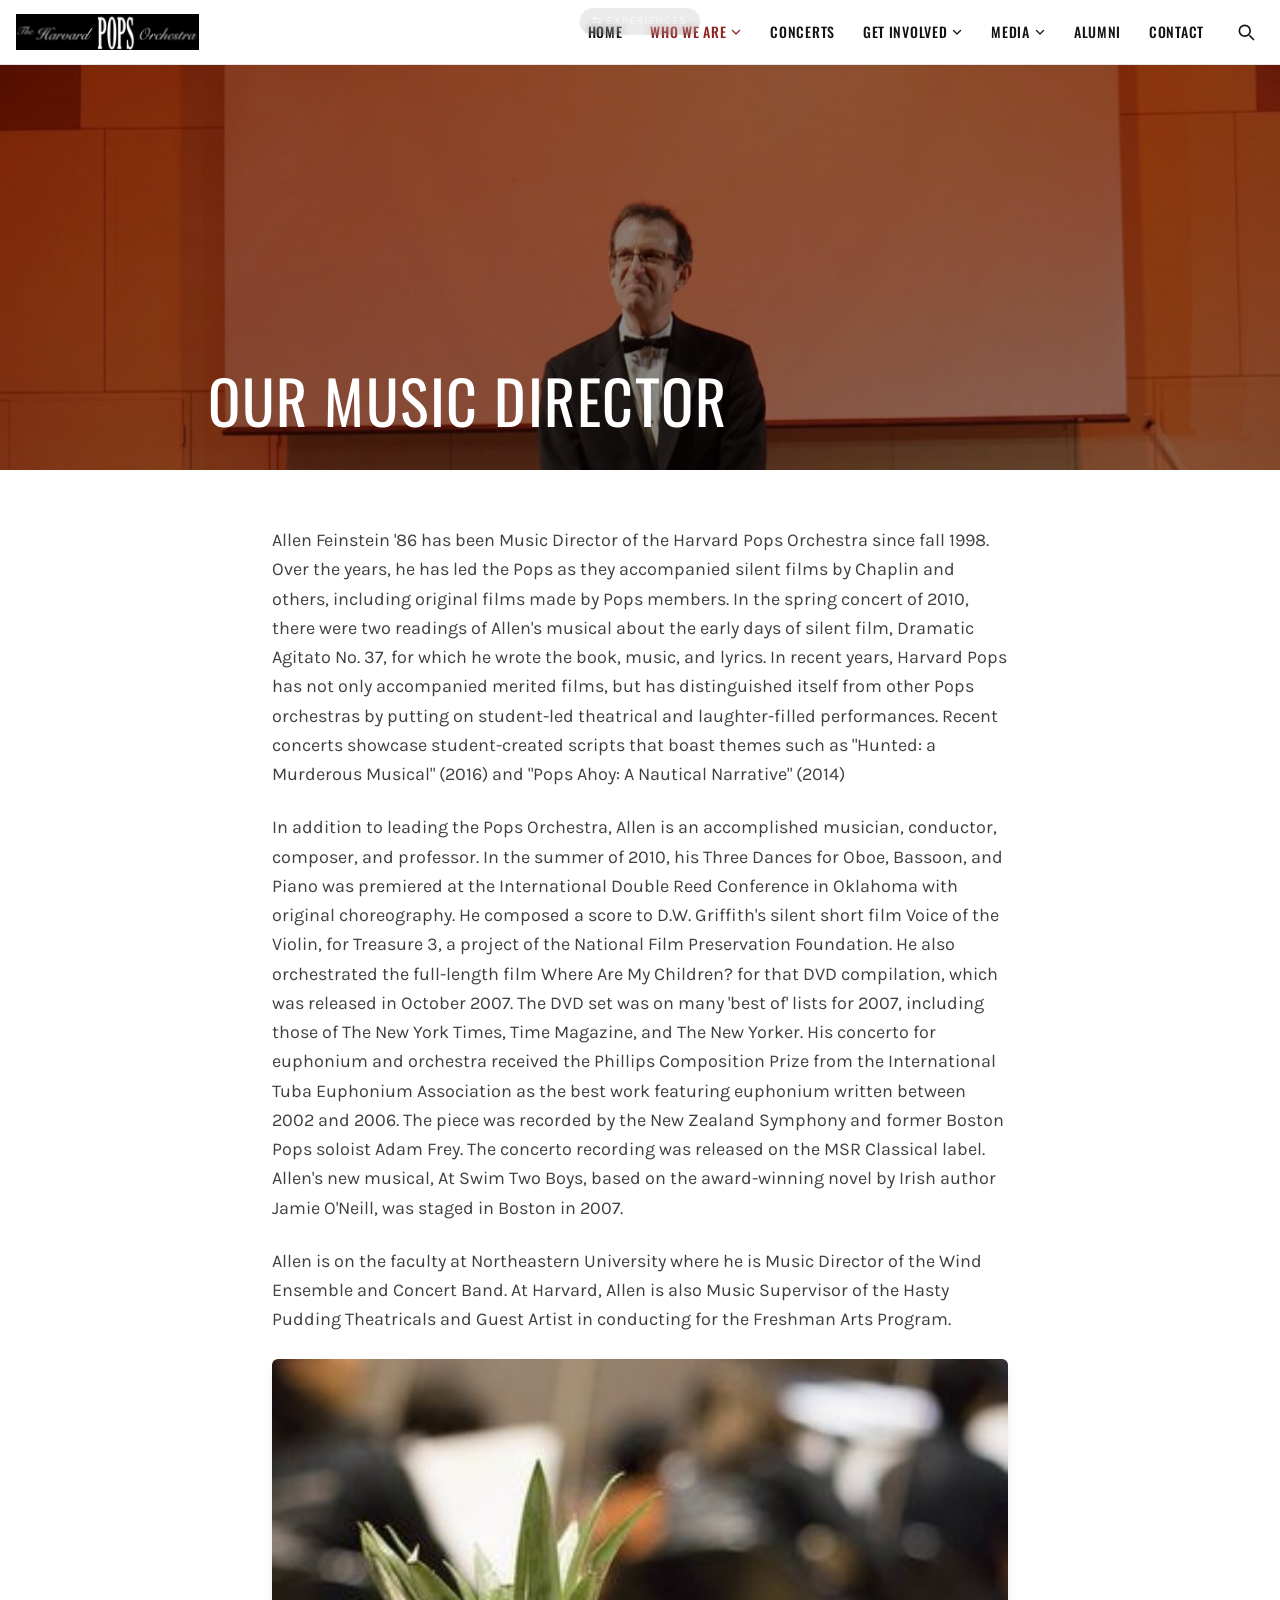
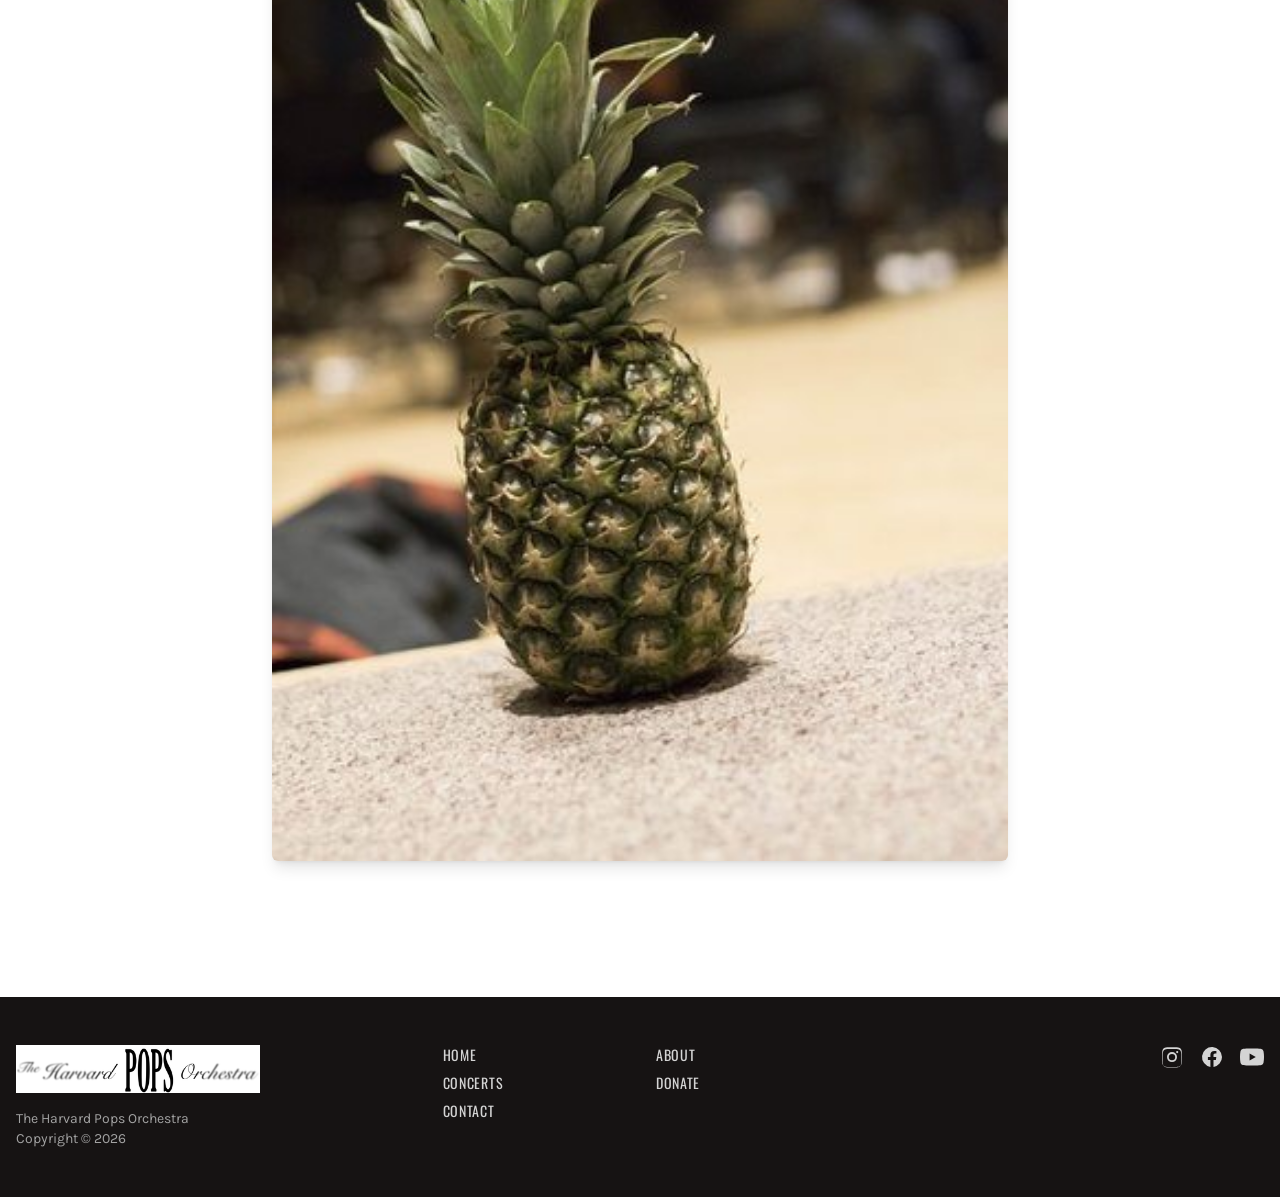
<file: classic/conductor.html>
<!DOCTYPE html>
<html lang="en" data-theme="light">
<head>
<meta charset="utf-8">
<meta name="viewport" content="width=device-width, initial-scale=1">
<title>The Harvard Pops Orchestra: Our Music Director</title>
<meta name="description" content="About the music director/conductor of the Harvard Pops Orchestra.">
<link rel="icon" href="../assets/img/logo/logo-inverted.png">
<link rel="preconnect" href="https://fonts.googleapis.com">
<link rel="preconnect" href="https://fonts.gstatic.com" crossorigin>
<link href="https://fonts.googleapis.com/css2?family=Oswald:wght@400;500;600;700&family=Karla:ital,wght@0,400;0,700;1,400&family=EB+Garamond:wght@400;500;600&display=swap" rel="stylesheet">
<link href="../assets/css/site.css" rel="stylesheet">
<style>
  body { font-family: 'Karla', sans-serif; color: #161313; background: #ffffff; }
  h1,h2,h3,h4,.font-display { font-family: 'Oswald', sans-serif; }
  .text-link { color: #8d2424; text-decoration: underline; text-underline-offset: 3px; }
  .text-link:hover { color: #5e1717; }
  .nav-drop { position: relative; }
  .nav-drop > .drop-panel { visibility: hidden; opacity: 0; transform: translateY(8px); transition: all .18s ease; }
  .nav-drop:hover > .drop-panel, .nav-drop:focus-within > .drop-panel { visibility: visible; opacity: 1; transform: translateY(0); }
  .hero-video-wrap { position: absolute; inset: 0; overflow: hidden; }
  .hero-video-wrap iframe {
    position: absolute; top: 50%; left: 50%;
    width: max(100vw, 177.78vh); height: max(100vh, 56.25vw);
    transform: translate(-50%, -50%); pointer-events: none; border: 0;
  }
  ::selection { background: #8d2424; color: #fff; }
</style>
</head>
<body>
<a href="../index.html" title="Back to the two experiences"
   class="fixed top-2 left-1/2 -translate-x-1/2 z-[90] text-[11px] uppercase tracking-widest px-3 py-1 rounded-full
          bg-black/20 text-white/70 backdrop-blur-sm border border-white/20
          opacity-40 hover:opacity-100 transition-opacity duration-300">&#8646; experiences</a>

<header class="sticky top-0 z-[80] bg-white/95 backdrop-blur border-b border-neutral-200">
  <div class="max-w-7xl mx-auto px-4 flex items-center justify-between h-16">
    <a href="index.html" class="flex items-center gap-3">
      <img src="../assets/img/logo/logo-inverted.png" alt="The Harvard Pops Orchestra" class="h-9 invert">
    </a>
    <nav class="hidden lg:flex items-center gap-1" aria-label="Main">
      <a href="index.html" class="px-3 py-2 uppercase tracking-wider text-sm font-display font-medium hover:text-crimson transition-colors text-ink">Home</a>
      <div class="nav-drop">
        <button class="px-3 py-2 uppercase tracking-wider text-sm font-display font-medium hover:text-crimson transition-colors text-crimson flex items-center gap-1" aria-haspopup="true">Who We Are <svg class="w-3 h-3" fill="none" stroke="currentColor" viewBox="0 0 24 24"><path stroke-linecap="round" stroke-linejoin="round" stroke-width="2.5" d="M19 9l-7 7-7-7"/></svg></button>
        <div class="drop-panel absolute left-0 top-full pt-1 w-56">
          <div class="bg-white border border-neutral-200 shadow-xl rounded-md py-2">
            <a href="about.html" class="block px-4 py-2 text-sm hover:bg-neutral-50 hover:text-crimson">Our Story</a>
            <a href="board.html" class="block px-4 py-2 text-sm hover:bg-neutral-50 hover:text-crimson">Board</a>
            <a href="members.html" class="block px-4 py-2 text-sm hover:bg-neutral-50 hover:text-crimson">Members</a>
            <a href="conductor.html" class="block px-4 py-2 text-sm hover:bg-neutral-50 hover:text-crimson">Our Music Director</a>
          </div>
        </div>
      </div>
      <a href="concerts.html" class="px-3 py-2 uppercase tracking-wider text-sm font-display font-medium hover:text-crimson transition-colors text-ink">Concerts</a>
      <div class="nav-drop">
        <button class="px-3 py-2 uppercase tracking-wider text-sm font-display font-medium hover:text-crimson transition-colors text-ink flex items-center gap-1" aria-haspopup="true">Get Involved <svg class="w-3 h-3" fill="none" stroke="currentColor" viewBox="0 0 24 24"><path stroke-linecap="round" stroke-linejoin="round" stroke-width="2.5" d="M19 9l-7 7-7-7"/></svg></button>
        <div class="drop-panel absolute left-0 top-full pt-1 w-56">
          <div class="bg-white border border-neutral-200 shadow-xl rounded-md py-2">
            <a href="auditions.html" class="block px-4 py-2 text-sm hover:bg-neutral-50 hover:text-crimson">Auditions</a>
            <a href="policies.html" class="block px-4 py-2 text-sm hover:bg-neutral-50 hover:text-crimson">Member Policies</a>
            <a href="donate.html" class="block px-4 py-2 text-sm hover:bg-neutral-50 hover:text-crimson">Donate</a>
          </div>
        </div>
      </div>
      <div class="nav-drop">
        <button class="px-3 py-2 uppercase tracking-wider text-sm font-display font-medium hover:text-crimson transition-colors text-ink flex items-center gap-1" aria-haspopup="true">Media <svg class="w-3 h-3" fill="none" stroke="currentColor" viewBox="0 0 24 24"><path stroke-linecap="round" stroke-linejoin="round" stroke-width="2.5" d="M19 9l-7 7-7-7"/></svg></button>
        <div class="drop-panel absolute left-0 top-full pt-1 w-56">
          <div class="bg-white border border-neutral-200 shadow-xl rounded-md py-2">
            <a href="pandemic-projects.html" class="block px-4 py-2 text-sm hover:bg-neutral-50 hover:text-crimson">Pandemic Projects</a>
            <a href="photos.html" class="block px-4 py-2 text-sm hover:bg-neutral-50 hover:text-crimson">Photos</a>
            <a href="https://www.youtube.com/@harvardpops4523" target="_blank" rel="noopener" class="block px-4 py-2 text-sm hover:bg-neutral-50 hover:text-crimson">Concert Videos &#8599;</a>
          </div>
        </div>
      </div>
      <a href="http://popsalumni.sigs.harvard.edu/" target="_blank" rel="noopener" class="px-3 py-2 uppercase tracking-wider text-sm font-display font-medium hover:text-crimson transition-colors text-ink">Alumni</a>
      <a href="contact.html" class="px-3 py-2 uppercase tracking-wider text-sm font-display font-medium hover:text-crimson transition-colors text-ink">Contact</a>
      <button onclick="searchModal.showModal()" class="ml-2 p-2 text-ink hover:text-crimson" aria-label="Search">
        <svg class="w-5 h-5" fill="none" stroke="currentColor" viewBox="0 0 24 24"><path stroke-linecap="round" stroke-linejoin="round" stroke-width="2" d="M21 21l-4.35-4.35M17 10.5a6.5 6.5 0 11-13 0 6.5 6.5 0 0113 0z"/></svg>
      </button>
    </nav>
    <div class="lg:hidden flex items-center gap-1">
      <button onclick="searchModal.showModal()" class="p-2" aria-label="Search">
        <svg class="w-5 h-5" fill="none" stroke="currentColor" viewBox="0 0 24 24"><path stroke-linecap="round" stroke-linejoin="round" stroke-width="2" d="M21 21l-4.35-4.35M17 10.5a6.5 6.5 0 11-13 0 6.5 6.5 0 0113 0z"/></svg>
      </button>
      <button onclick="document.getElementById('mobileMenu').classList.toggle('hidden')" class="p-2" aria-label="Menu">
        <svg class="w-6 h-6" fill="none" stroke="currentColor" viewBox="0 0 24 24"><path stroke-linecap="round" stroke-linejoin="round" stroke-width="2" d="M4 6h16M4 12h16M4 18h16"/></svg>
      </button>
    </div>
  </div>
  <div id="mobileMenu" class="hidden lg:hidden border-t border-neutral-200 bg-white max-h-[75vh] overflow-y-auto">
    <div class="px-4 py-3 space-y-1 text-sm">
      <a href="index.html" class="block py-2 font-display uppercase tracking-wider">Home</a>
      <p class="pt-2 text-xs uppercase tracking-widest text-neutral-400">Who We Are</p>
      <a href="about.html" class="block py-1.5 pl-3">Our Story</a>
      <a href="board.html" class="block py-1.5 pl-3">Board</a>
      <a href="members.html" class="block py-1.5 pl-3">Members</a>
      <a href="conductor.html" class="block py-1.5 pl-3">Our Music Director</a>
      <a href="concerts.html" class="block py-2 font-display uppercase tracking-wider">Concerts</a>
      <p class="pt-2 text-xs uppercase tracking-widest text-neutral-400">Get Involved</p>
      <a href="auditions.html" class="block py-1.5 pl-3">Auditions</a>
      <a href="policies.html" class="block py-1.5 pl-3">Member Policies</a>
      <a href="donate.html" class="block py-1.5 pl-3">Donate</a>
      <p class="pt-2 text-xs uppercase tracking-widest text-neutral-400">Media</p>
      <a href="pandemic-projects.html" class="block py-1.5 pl-3">Pandemic Projects</a>
      <a href="photos.html" class="block py-1.5 pl-3">Photos</a>
      <a href="https://www.youtube.com/@harvardpops4523" target="_blank" rel="noopener" class="block py-1.5 pl-3">Concert Videos &#8599;</a>
      <a href="http://popsalumni.sigs.harvard.edu/" target="_blank" rel="noopener" class="block py-2 font-display uppercase tracking-wider">Alumni</a>
      <a href="contact.html" class="block py-2 font-display uppercase tracking-wider">Contact</a>
    </div>
  </div>
</header>

<main>

<section class="relative h-[45vh] min-h-[320px] overflow-hidden">
  <img src="../assets/img/pages/conductor.jpg" alt="Allen Feinstein conducting the Harvard Pops Orchestra" class="absolute inset-0 w-full h-full object-cover object-top">
  <div class="absolute inset-0 bg-black/45"></div>
  <div class="relative z-10 h-full flex items-end max-w-4xl mx-auto px-4 pb-10">
    <h1 class="text-white font-display uppercase text-4xl md:text-6xl tracking-wide">Our Music Director</h1>
  </div>
</section>
<section class="max-w-3xl mx-auto px-4 py-14 space-y-6 text-lg leading-relaxed text-neutral-700">
<p>Allen Feinstein &#x27;86 has been Music Director of the Harvard Pops Orchestra since fall 1998. Over the years, he has led the Pops as they accompanied silent films by Chaplin and others, including original films made by Pops members. In the spring concert of 2010, there were two readings of Allen&#x27;s musical about the early days of silent film, Dramatic Agitato No. 37, for which he wrote the book, music, and lyrics. In recent years, Harvard Pops has not only accompanied merited films, but has distinguished itself from other Pops orchestras by putting on student-led theatrical and laughter-filled performances. Recent concerts showcase student-created scripts that boast themes such as &quot;Hunted: a Murderous Musical&quot; (2016) and &quot;Pops Ahoy: A Nautical Narrative&quot; (2014)</p>
<p>In addition to leading the Pops Orchestra, Allen is an accomplished musician, conductor, composer, and professor. In the summer of 2010, his Three Dances for Oboe, Bassoon, and Piano was premiered at the International Double Reed Conference in Oklahoma with original choreography. He composed a score to D.W. Griffith&#x27;s silent short film Voice of the Violin, for Treasure 3, a project of the National Film Preservation Foundation. He also orchestrated the full-length film Where Are My Children? for that DVD compilation, which was released in October 2007. The DVD set was on many &#x27;best of&#x27; lists for 2007, including those of The New York Times, Time Magazine, and The New Yorker. His concerto for euphonium and orchestra received the Phillips Composition Prize from the International Tuba Euphonium Association as the best work featuring euphonium written between 2002 and 2006. The piece was recorded by the New Zealand Symphony and former Boston Pops soloist Adam Frey. The concerto recording was released on the MSR Classical label. Allen&#x27;s new musical, At Swim Two Boys, based on the award-winning novel by Irish author Jamie O&#x27;Neill, was staged in Boston in 2007.</p>
<p>Allen is on the faculty at Northeastern University where he is Music Director of the Wind Ensemble and Concert Band. At Harvard, Allen is also Music Supervisor of the Hasty Pudding Theatricals and Guest Artist in conducting for the Freshman Arts Program.</p>
  <img src="../assets/img/pages/conductor-2.jpg" alt="Allen Feinstein with the Harvard Pops Orchestra" class="w-full rounded-md shadow-lg mt-6" loading="lazy">
</section>

</main>

<footer class="bg-ink text-neutral-300 mt-20">
  <div class="max-w-7xl mx-auto px-4 py-12 grid gap-8 md:grid-cols-3 items-start">
    <div>
      <img src="../assets/img/logo/logo-inverted.png" alt="The Harvard Pops Orchestra" class="h-12 mb-4">
      <p class="text-sm text-neutral-400">The Harvard Pops Orchestra<br>Copyright &copy; 2026</p>
    </div>
    <nav class="grid grid-cols-2 gap-x-8 gap-y-2 text-sm uppercase tracking-wider font-display" aria-label="Footer">
      <a href="index.html" class="hover:text-white">Home</a>
      <a href="about.html" class="hover:text-white">About</a>
      <a href="concerts.html" class="hover:text-white">Concerts</a>
      <a href="donate.html" class="hover:text-white">Donate</a>
      <a href="contact.html" class="hover:text-white">Contact</a>
    </nav>
    <div class="flex md:justify-end gap-4">
      <a href="https://www.instagram.com/harvardpopsorchestra/" target="_blank" rel="noopener" aria-label="Instagram" class="hover:text-white">
        <svg class="w-6 h-6" fill="currentColor" viewBox="0 0 24 24"><path d="M12 2.2c3.2 0 3.6 0 4.8.1 1.2.1 1.9.2 2.3.4.6.2 1 .5 1.4.9.4.4.7.8.9 1.4.2.4.4 1.1.4 2.3.1 1.2.1 1.6.1 4.8s0 3.6-.1 4.8c-.1 1.2-.2 1.9-.4 2.3-.2.6-.5 1-.9 1.4-.4.4-.8.7-1.4.9-.4.2-1.1.4-2.3.4-1.2.1-1.6.1-4.8.1s-3.6 0-4.8-.1c-1.2-.1-1.9-.2-2.3-.4-.6-.2-1-.5-1.4-.9-.4-.4-.7-.8-.9-1.4-.2-.4-.4-1.1-.4-2.3-.1-1.2-.1-1.6-.1-4.8s0-3.6.1-4.8c.1-1.2.2-1.9.4-2.3.2-.6.5-1 .9-1.4.4-.4.8-.7 1.4-.9.4-.2 1.1-.4 2.3-.4 1.2-.1 1.6-.1 4.8-.1zm0 1.8c-3.1 0-3.5 0-4.7.1-1.1.1-1.7.2-2.1.4-.5.2-.9.4-1.2.8-.4.4-.6.7-.8 1.2-.2.4-.3 1-.4 2.1-.1 1.2-.1 1.6-.1 4.7s0 3.5.1 4.7c.1 1.1.2 1.7.4 2.1.2.5.4.9.8 1.2.4.4.7.6 1.2.8.4.2 1 .3 2.1.4 1.2.1 1.6.1 4.7.1s3.5 0 4.7-.1c1.1-.1 1.7-.2 2.1-.4.5-.2.9-.4 1.2-.8.4-.4.6-.7.8-1.2.2-.4.3-1 .4-2.1.1-1.2.1-1.6.1-4.7s0-3.5-.1-4.7c-.1-1.1-.2-1.7-.4-2.1-.2-.5-.4-.9-.8-1.2-.4-.4-.7-.6-1.2-.8-.4-.2-1-.3-2.1-.4-1.2-.1-1.6-.1-4.7-.1zm0 3.1a5 5 0 110 10 5 5 0 010-10zm0 1.8a3.2 3.2 0 100 6.4 3.2 3.2 0 000-6.4zm5.2-2.9a1.1 1.1 0 110 2.2 1.1 1.1 0 010-2.2z"/></svg>
      </a>
      <a href="https://www.facebook.com/harvard.pops.orchestra" target="_blank" rel="noopener" aria-label="Facebook" class="hover:text-white">
        <svg class="w-6 h-6" fill="currentColor" viewBox="0 0 24 24"><path d="M22 12a10 10 0 10-11.6 9.9v-7H7.9V12h2.5V9.8c0-2.5 1.5-3.9 3.8-3.9 1.1 0 2.2.2 2.2.2v2.5h-1.3c-1.2 0-1.6.8-1.6 1.6V12h2.8l-.4 2.9h-2.4v7A10 10 0 0022 12z"/></svg>
      </a>
      <a href="https://www.youtube.com/@harvardpops4523" target="_blank" rel="noopener" aria-label="YouTube" class="hover:text-white">
        <svg class="w-6 h-6" fill="currentColor" viewBox="0 0 24 24"><path d="M23.5 6.2a3 3 0 00-2.1-2.2C19.5 3.5 12 3.5 12 3.5s-7.5 0-9.4.5A3 3 0 00.5 6.2 31.3 31.3 0 000 12a31.3 31.3 0 00.5 5.8 3 3 0 002.1 2.2c1.9.5 9.4.5 9.4.5s7.5 0 9.4-.5a3 3 0 002.1-2.2A31.3 31.3 0 0024 12a31.3 31.3 0 00-.5-5.8zM9.6 15.6V8.4L15.8 12l-6.2 3.6z"/></svg>
      </a>
    </div>
  </div>
</footer>

<dialog id="searchModal" class="modal">
  <div class="modal-box max-w-xl bg-white">
    <h3 class="font-display uppercase tracking-wider text-lg mb-3">Search</h3>
    <input id="searchInput" type="text" placeholder="Search the site&hellip;"
           class="input input-bordered w-full bg-white" oninput="doSearch(this.value)" autocomplete="off">
    <ul id="searchResults" class="mt-4 space-y-1"></ul>
    <div class="modal-action">
      <form method="dialog"><button class="btn btn-sm">Close</button></form>
    </div>
  </div>
  <form method="dialog" class="modal-backdrop"><button>close</button></form>
</dialog>
<script>
const SEARCH_INDEX = [["Home", "index.html", "You've heard of musical theater. We bring you theatrical music. Harvard Pops Orchestra student-run full symphonic orchestra tickets fall 2026 concert"], ["Our Story", "about.html", "Founded in 1996 by Eric Damast. Full symphonic orchestra conducted by Allen Feinstein. Theatrical music productions, themed concerts, Lowell Lecture Hall, SOCH."], ["Board", "board.html", "Board 2026 co-presidents treasurer operations creative team social chair snack sensei ticket manager publicity librarians alumni stage manager webmaster attendance production program historian student conductor lead arranger"], ["Members", "members.html", "Members violin viola cello contrabass flute piccolo oboe clarinet saxophone french horn trumpet trombone piano percussion concertmaster principal"], ["Our Music Director", "conductor.html", "Allen Feinstein music director since 1998. Conductor composer professor Northeastern University Hasty Pudding Theatricals."], ["Concerts", "concerts.html", "Pops meets its Quadfather. Upcoming and past concerts, posters, descriptions, tickets, Lowell Lecture Hall."], ["Auditions", "auditions.html", "Join us. Welcome class of 2030. Audition sign-ups, solo excerpt, sight-reading, low stress, email list."], ["Member Policies", "policies.html", "The rules. Attendance policy rehearsal Tuesday. Ticket sales five tickets. Postering."], ["Donate", "donate.html", "Donate donation form endowment endowed chairs baked goods cookies support."], ["Pandemic Projects", "pandemic-projects.html", "Popscast: Cereal podcast musical mystery melodrama. Pops gets funky."], ["Photos", "photos.html", "Photos galleries. Pops breaks a leg 2018. Mission Impopsible 2017. 20th Anniversary Alumni Concert. Humanitarian of the year."], ["Contact", "contact.html", "Get in touch. Email harvardpops@gmail.com. Facebook Instagram. Question comment form."]];
function doSearch(q) {
  const ul = document.getElementById('searchResults');
  ul.innerHTML = '';
  q = q.trim().toLowerCase();
  if (!q) return;
  SEARCH_INDEX.filter(([t, u, body]) =>
    (t + ' ' + body).toLowerCase().includes(q)
  ).forEach(([t, u]) => {
    const li = document.createElement('li');
    const a = document.createElement('a');
    a.href = u; a.textContent = t;
    a.className = 'block px-3 py-2 rounded hover:bg-neutral-100 text-crimson font-display uppercase tracking-wide text-sm';
    li.appendChild(a); ul.appendChild(li);
  });
  if (!ul.children.length) ul.innerHTML = '<li class="px-3 py-2 text-sm text-neutral-400">No results.</li>';
}
</script>

</body>
</html>
</file>
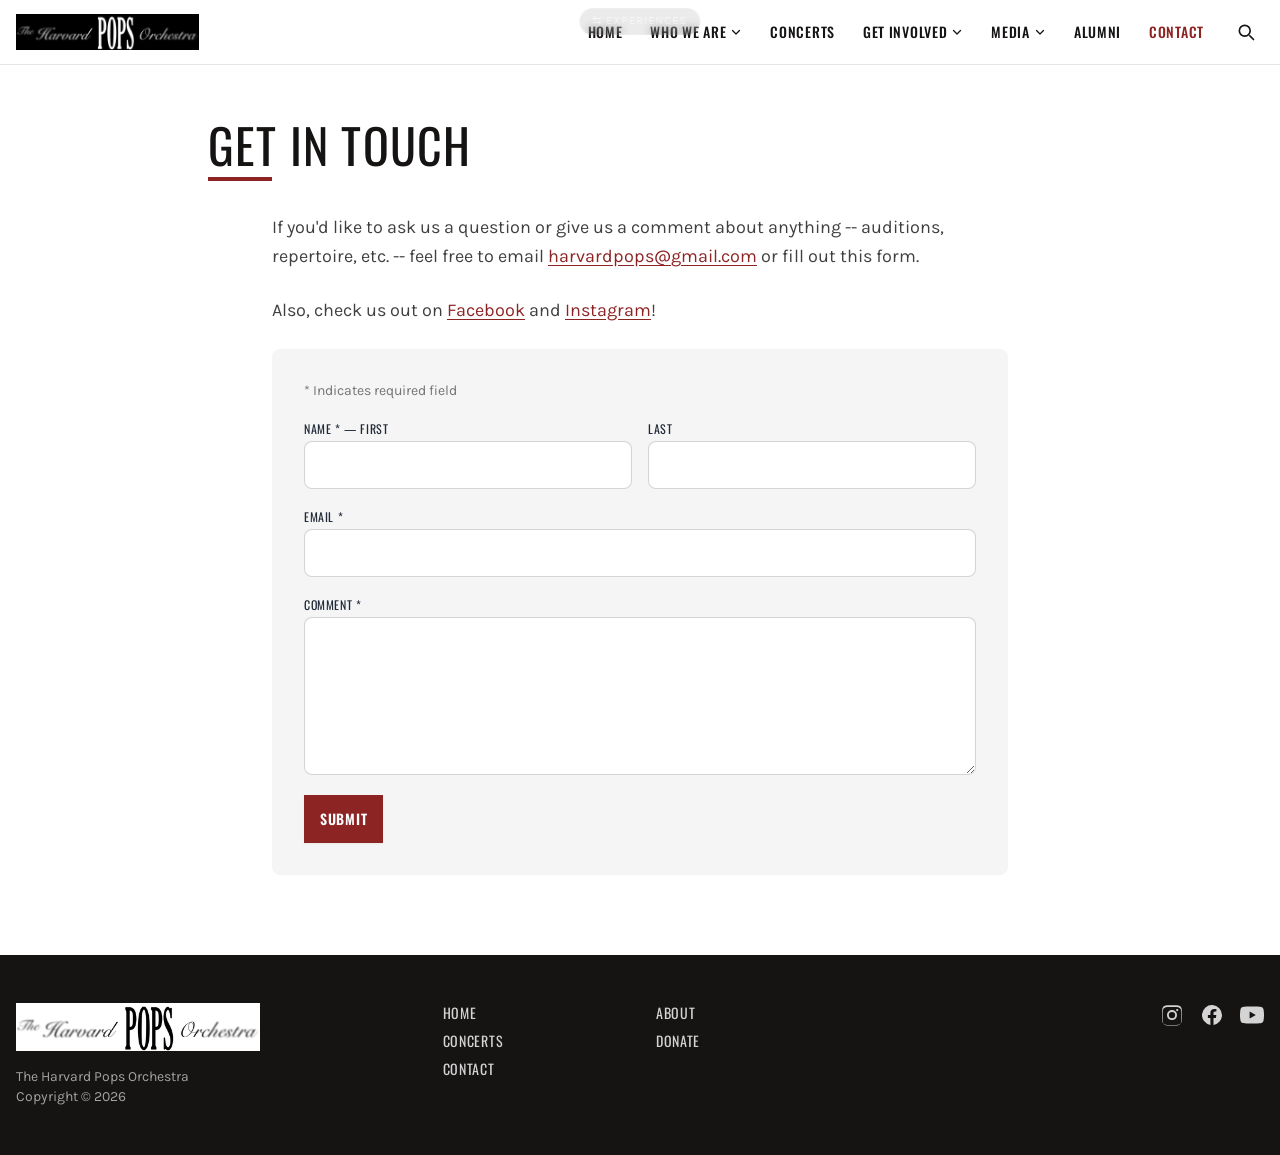
<file: classic/contact.html>
<!DOCTYPE html>
<html lang="en" data-theme="light">
<head>
<meta charset="utf-8">
<meta name="viewport" content="width=device-width, initial-scale=1">
<title>The Harvard Pops Orchestra: Contact</title>
<meta name="description" content="Contact the Harvard Pops Orchestra">
<link rel="icon" href="../assets/img/logo/logo-inverted.png">
<link rel="preconnect" href="https://fonts.googleapis.com">
<link rel="preconnect" href="https://fonts.gstatic.com" crossorigin>
<link href="https://fonts.googleapis.com/css2?family=Oswald:wght@400;500;600;700&family=Karla:ital,wght@0,400;0,700;1,400&family=EB+Garamond:wght@400;500;600&display=swap" rel="stylesheet">
<link href="../assets/css/site.css" rel="stylesheet">
<style>
  body { font-family: 'Karla', sans-serif; color: #161313; background: #ffffff; }
  h1,h2,h3,h4,.font-display { font-family: 'Oswald', sans-serif; }
  .text-link { color: #8d2424; text-decoration: underline; text-underline-offset: 3px; }
  .text-link:hover { color: #5e1717; }
  .nav-drop { position: relative; }
  .nav-drop > .drop-panel { visibility: hidden; opacity: 0; transform: translateY(8px); transition: all .18s ease; }
  .nav-drop:hover > .drop-panel, .nav-drop:focus-within > .drop-panel { visibility: visible; opacity: 1; transform: translateY(0); }
  .hero-video-wrap { position: absolute; inset: 0; overflow: hidden; }
  .hero-video-wrap iframe {
    position: absolute; top: 50%; left: 50%;
    width: max(100vw, 177.78vh); height: max(100vh, 56.25vw);
    transform: translate(-50%, -50%); pointer-events: none; border: 0;
  }
  ::selection { background: #8d2424; color: #fff; }
</style>
</head>
<body>
<a href="../index.html" title="Back to the two experiences"
   class="fixed top-2 left-1/2 -translate-x-1/2 z-[90] text-[11px] uppercase tracking-widest px-3 py-1 rounded-full
          bg-black/20 text-white/70 backdrop-blur-sm border border-white/20
          opacity-40 hover:opacity-100 transition-opacity duration-300">&#8646; experiences</a>

<header class="sticky top-0 z-[80] bg-white/95 backdrop-blur border-b border-neutral-200">
  <div class="max-w-7xl mx-auto px-4 flex items-center justify-between h-16">
    <a href="index.html" class="flex items-center gap-3">
      <img src="../assets/img/logo/logo-inverted.png" alt="The Harvard Pops Orchestra" class="h-9 invert">
    </a>
    <nav class="hidden lg:flex items-center gap-1" aria-label="Main">
      <a href="index.html" class="px-3 py-2 uppercase tracking-wider text-sm font-display font-medium hover:text-crimson transition-colors text-ink">Home</a>
      <div class="nav-drop">
        <button class="px-3 py-2 uppercase tracking-wider text-sm font-display font-medium hover:text-crimson transition-colors text-ink flex items-center gap-1" aria-haspopup="true">Who We Are <svg class="w-3 h-3" fill="none" stroke="currentColor" viewBox="0 0 24 24"><path stroke-linecap="round" stroke-linejoin="round" stroke-width="2.5" d="M19 9l-7 7-7-7"/></svg></button>
        <div class="drop-panel absolute left-0 top-full pt-1 w-56">
          <div class="bg-white border border-neutral-200 shadow-xl rounded-md py-2">
            <a href="about.html" class="block px-4 py-2 text-sm hover:bg-neutral-50 hover:text-crimson">Our Story</a>
            <a href="board.html" class="block px-4 py-2 text-sm hover:bg-neutral-50 hover:text-crimson">Board</a>
            <a href="members.html" class="block px-4 py-2 text-sm hover:bg-neutral-50 hover:text-crimson">Members</a>
            <a href="conductor.html" class="block px-4 py-2 text-sm hover:bg-neutral-50 hover:text-crimson">Our Music Director</a>
          </div>
        </div>
      </div>
      <a href="concerts.html" class="px-3 py-2 uppercase tracking-wider text-sm font-display font-medium hover:text-crimson transition-colors text-ink">Concerts</a>
      <div class="nav-drop">
        <button class="px-3 py-2 uppercase tracking-wider text-sm font-display font-medium hover:text-crimson transition-colors text-ink flex items-center gap-1" aria-haspopup="true">Get Involved <svg class="w-3 h-3" fill="none" stroke="currentColor" viewBox="0 0 24 24"><path stroke-linecap="round" stroke-linejoin="round" stroke-width="2.5" d="M19 9l-7 7-7-7"/></svg></button>
        <div class="drop-panel absolute left-0 top-full pt-1 w-56">
          <div class="bg-white border border-neutral-200 shadow-xl rounded-md py-2">
            <a href="auditions.html" class="block px-4 py-2 text-sm hover:bg-neutral-50 hover:text-crimson">Auditions</a>
            <a href="policies.html" class="block px-4 py-2 text-sm hover:bg-neutral-50 hover:text-crimson">Member Policies</a>
            <a href="donate.html" class="block px-4 py-2 text-sm hover:bg-neutral-50 hover:text-crimson">Donate</a>
          </div>
        </div>
      </div>
      <div class="nav-drop">
        <button class="px-3 py-2 uppercase tracking-wider text-sm font-display font-medium hover:text-crimson transition-colors text-ink flex items-center gap-1" aria-haspopup="true">Media <svg class="w-3 h-3" fill="none" stroke="currentColor" viewBox="0 0 24 24"><path stroke-linecap="round" stroke-linejoin="round" stroke-width="2.5" d="M19 9l-7 7-7-7"/></svg></button>
        <div class="drop-panel absolute left-0 top-full pt-1 w-56">
          <div class="bg-white border border-neutral-200 shadow-xl rounded-md py-2">
            <a href="pandemic-projects.html" class="block px-4 py-2 text-sm hover:bg-neutral-50 hover:text-crimson">Pandemic Projects</a>
            <a href="photos.html" class="block px-4 py-2 text-sm hover:bg-neutral-50 hover:text-crimson">Photos</a>
            <a href="https://www.youtube.com/@harvardpops4523" target="_blank" rel="noopener" class="block px-4 py-2 text-sm hover:bg-neutral-50 hover:text-crimson">Concert Videos &#8599;</a>
          </div>
        </div>
      </div>
      <a href="http://popsalumni.sigs.harvard.edu/" target="_blank" rel="noopener" class="px-3 py-2 uppercase tracking-wider text-sm font-display font-medium hover:text-crimson transition-colors text-ink">Alumni</a>
      <a href="contact.html" class="px-3 py-2 uppercase tracking-wider text-sm font-display font-medium hover:text-crimson transition-colors text-crimson">Contact</a>
      <button onclick="searchModal.showModal()" class="ml-2 p-2 text-ink hover:text-crimson" aria-label="Search">
        <svg class="w-5 h-5" fill="none" stroke="currentColor" viewBox="0 0 24 24"><path stroke-linecap="round" stroke-linejoin="round" stroke-width="2" d="M21 21l-4.35-4.35M17 10.5a6.5 6.5 0 11-13 0 6.5 6.5 0 0113 0z"/></svg>
      </button>
    </nav>
    <div class="lg:hidden flex items-center gap-1">
      <button onclick="searchModal.showModal()" class="p-2" aria-label="Search">
        <svg class="w-5 h-5" fill="none" stroke="currentColor" viewBox="0 0 24 24"><path stroke-linecap="round" stroke-linejoin="round" stroke-width="2" d="M21 21l-4.35-4.35M17 10.5a6.5 6.5 0 11-13 0 6.5 6.5 0 0113 0z"/></svg>
      </button>
      <button onclick="document.getElementById('mobileMenu').classList.toggle('hidden')" class="p-2" aria-label="Menu">
        <svg class="w-6 h-6" fill="none" stroke="currentColor" viewBox="0 0 24 24"><path stroke-linecap="round" stroke-linejoin="round" stroke-width="2" d="M4 6h16M4 12h16M4 18h16"/></svg>
      </button>
    </div>
  </div>
  <div id="mobileMenu" class="hidden lg:hidden border-t border-neutral-200 bg-white max-h-[75vh] overflow-y-auto">
    <div class="px-4 py-3 space-y-1 text-sm">
      <a href="index.html" class="block py-2 font-display uppercase tracking-wider">Home</a>
      <p class="pt-2 text-xs uppercase tracking-widest text-neutral-400">Who We Are</p>
      <a href="about.html" class="block py-1.5 pl-3">Our Story</a>
      <a href="board.html" class="block py-1.5 pl-3">Board</a>
      <a href="members.html" class="block py-1.5 pl-3">Members</a>
      <a href="conductor.html" class="block py-1.5 pl-3">Our Music Director</a>
      <a href="concerts.html" class="block py-2 font-display uppercase tracking-wider">Concerts</a>
      <p class="pt-2 text-xs uppercase tracking-widest text-neutral-400">Get Involved</p>
      <a href="auditions.html" class="block py-1.5 pl-3">Auditions</a>
      <a href="policies.html" class="block py-1.5 pl-3">Member Policies</a>
      <a href="donate.html" class="block py-1.5 pl-3">Donate</a>
      <p class="pt-2 text-xs uppercase tracking-widest text-neutral-400">Media</p>
      <a href="pandemic-projects.html" class="block py-1.5 pl-3">Pandemic Projects</a>
      <a href="photos.html" class="block py-1.5 pl-3">Photos</a>
      <a href="https://www.youtube.com/@harvardpops4523" target="_blank" rel="noopener" class="block py-1.5 pl-3">Concert Videos &#8599;</a>
      <a href="http://popsalumni.sigs.harvard.edu/" target="_blank" rel="noopener" class="block py-2 font-display uppercase tracking-wider">Alumni</a>
      <a href="contact.html" class="block py-2 font-display uppercase tracking-wider">Contact</a>
    </div>
  </div>
</header>

<main>

<div class="max-w-4xl mx-auto px-4"><h1 class="text-4xl md:text-5xl font-display uppercase tracking-wide text-ink mt-14 mb-2">Get in touch</h1><div class="w-16 h-1 bg-crimson mb-8"></div></div>
<section class="max-w-3xl mx-auto px-4 space-y-6 text-lg">
  <p class="leading-relaxed text-neutral-700">If you'd like to ask us a question or give us a comment about anything -- auditions, repertoire, etc. -- feel free to email <a class="text-link" href="mailto:harvardpops@gmail.com">harvardpops@gmail.com</a> or fill out this form.</p>
  <p class="leading-relaxed text-neutral-700">Also, check us out on <a class="text-link" href="https://www.facebook.com/harvard.pops.orchestra" target="_blank" rel="noopener">Facebook</a> and <a class="text-link" href="https://www.instagram.com/harvardpopsorchestra/" target="_blank" rel="noopener">Instagram</a>!</p>

  <form id="contactForm" class="bg-neutral-100 rounded-lg p-6 md:p-8 space-y-5" onsubmit="return sendMessage(event)">
    <p class="text-sm text-neutral-500">* Indicates required field</p>
    <div class="grid sm:grid-cols-2 gap-4">
      <label class="form-control">
        <span class="label-text font-display uppercase tracking-wider text-xs mb-1">Name * &mdash; First</span>
        <input required name="first" type="text" class="input input-bordered bg-white w-full">
      </label>
      <label class="form-control">
        <span class="label-text font-display uppercase tracking-wider text-xs mb-1">Last</span>
        <input name="last" type="text" class="input input-bordered bg-white w-full">
      </label>
    </div>
    <label class="form-control">
      <span class="label-text font-display uppercase tracking-wider text-xs mb-1">Email *</span>
      <input required name="email" type="email" class="input input-bordered bg-white w-full">
    </label>
    <label class="form-control">
      <span class="label-text font-display uppercase tracking-wider text-xs mb-1">Comment *</span>
      <textarea required name="comment" rows="5" class="textarea textarea-bordered bg-white w-full"></textarea>
    </label>
    <button type="submit" class="btn bg-crimson hover:bg-crimsondark text-white border-0 rounded-none font-display uppercase tracking-wider">Submit</button>
    <p id="formNote" class="text-sm text-neutral-500 hidden">Your email app should have opened with your message &mdash; just hit send!</p>
  </form>
</section>

</main>

<footer class="bg-ink text-neutral-300 mt-20">
  <div class="max-w-7xl mx-auto px-4 py-12 grid gap-8 md:grid-cols-3 items-start">
    <div>
      <img src="../assets/img/logo/logo-inverted.png" alt="The Harvard Pops Orchestra" class="h-12 mb-4">
      <p class="text-sm text-neutral-400">The Harvard Pops Orchestra<br>Copyright &copy; 2026</p>
    </div>
    <nav class="grid grid-cols-2 gap-x-8 gap-y-2 text-sm uppercase tracking-wider font-display" aria-label="Footer">
      <a href="index.html" class="hover:text-white">Home</a>
      <a href="about.html" class="hover:text-white">About</a>
      <a href="concerts.html" class="hover:text-white">Concerts</a>
      <a href="donate.html" class="hover:text-white">Donate</a>
      <a href="contact.html" class="hover:text-white">Contact</a>
    </nav>
    <div class="flex md:justify-end gap-4">
      <a href="https://www.instagram.com/harvardpopsorchestra/" target="_blank" rel="noopener" aria-label="Instagram" class="hover:text-white">
        <svg class="w-6 h-6" fill="currentColor" viewBox="0 0 24 24"><path d="M12 2.2c3.2 0 3.6 0 4.8.1 1.2.1 1.9.2 2.3.4.6.2 1 .5 1.4.9.4.4.7.8.9 1.4.2.4.4 1.1.4 2.3.1 1.2.1 1.6.1 4.8s0 3.6-.1 4.8c-.1 1.2-.2 1.9-.4 2.3-.2.6-.5 1-.9 1.4-.4.4-.8.7-1.4.9-.4.2-1.1.4-2.3.4-1.2.1-1.6.1-4.8.1s-3.6 0-4.8-.1c-1.2-.1-1.9-.2-2.3-.4-.6-.2-1-.5-1.4-.9-.4-.4-.7-.8-.9-1.4-.2-.4-.4-1.1-.4-2.3-.1-1.2-.1-1.6-.1-4.8s0-3.6.1-4.8c.1-1.2.2-1.9.4-2.3.2-.6.5-1 .9-1.4.4-.4.8-.7 1.4-.9.4-.2 1.1-.4 2.3-.4 1.2-.1 1.6-.1 4.8-.1zm0 1.8c-3.1 0-3.5 0-4.7.1-1.1.1-1.7.2-2.1.4-.5.2-.9.4-1.2.8-.4.4-.6.7-.8 1.2-.2.4-.3 1-.4 2.1-.1 1.2-.1 1.6-.1 4.7s0 3.5.1 4.7c.1 1.1.2 1.7.4 2.1.2.5.4.9.8 1.2.4.4.7.6 1.2.8.4.2 1 .3 2.1.4 1.2.1 1.6.1 4.7.1s3.5 0 4.7-.1c1.1-.1 1.7-.2 2.1-.4.5-.2.9-.4 1.2-.8.4-.4.6-.7.8-1.2.2-.4.3-1 .4-2.1.1-1.2.1-1.6.1-4.7s0-3.5-.1-4.7c-.1-1.1-.2-1.7-.4-2.1-.2-.5-.4-.9-.8-1.2-.4-.4-.7-.6-1.2-.8-.4-.2-1-.3-2.1-.4-1.2-.1-1.6-.1-4.7-.1zm0 3.1a5 5 0 110 10 5 5 0 010-10zm0 1.8a3.2 3.2 0 100 6.4 3.2 3.2 0 000-6.4zm5.2-2.9a1.1 1.1 0 110 2.2 1.1 1.1 0 010-2.2z"/></svg>
      </a>
      <a href="https://www.facebook.com/harvard.pops.orchestra" target="_blank" rel="noopener" aria-label="Facebook" class="hover:text-white">
        <svg class="w-6 h-6" fill="currentColor" viewBox="0 0 24 24"><path d="M22 12a10 10 0 10-11.6 9.9v-7H7.9V12h2.5V9.8c0-2.5 1.5-3.9 3.8-3.9 1.1 0 2.2.2 2.2.2v2.5h-1.3c-1.2 0-1.6.8-1.6 1.6V12h2.8l-.4 2.9h-2.4v7A10 10 0 0022 12z"/></svg>
      </a>
      <a href="https://www.youtube.com/@harvardpops4523" target="_blank" rel="noopener" aria-label="YouTube" class="hover:text-white">
        <svg class="w-6 h-6" fill="currentColor" viewBox="0 0 24 24"><path d="M23.5 6.2a3 3 0 00-2.1-2.2C19.5 3.5 12 3.5 12 3.5s-7.5 0-9.4.5A3 3 0 00.5 6.2 31.3 31.3 0 000 12a31.3 31.3 0 00.5 5.8 3 3 0 002.1 2.2c1.9.5 9.4.5 9.4.5s7.5 0 9.4-.5a3 3 0 002.1-2.2A31.3 31.3 0 0024 12a31.3 31.3 0 00-.5-5.8zM9.6 15.6V8.4L15.8 12l-6.2 3.6z"/></svg>
      </a>
    </div>
  </div>
</footer>

<dialog id="searchModal" class="modal">
  <div class="modal-box max-w-xl bg-white">
    <h3 class="font-display uppercase tracking-wider text-lg mb-3">Search</h3>
    <input id="searchInput" type="text" placeholder="Search the site&hellip;"
           class="input input-bordered w-full bg-white" oninput="doSearch(this.value)" autocomplete="off">
    <ul id="searchResults" class="mt-4 space-y-1"></ul>
    <div class="modal-action">
      <form method="dialog"><button class="btn btn-sm">Close</button></form>
    </div>
  </div>
  <form method="dialog" class="modal-backdrop"><button>close</button></form>
</dialog>
<script>
const SEARCH_INDEX = [["Home", "index.html", "You've heard of musical theater. We bring you theatrical music. Harvard Pops Orchestra student-run full symphonic orchestra tickets fall 2026 concert"], ["Our Story", "about.html", "Founded in 1996 by Eric Damast. Full symphonic orchestra conducted by Allen Feinstein. Theatrical music productions, themed concerts, Lowell Lecture Hall, SOCH."], ["Board", "board.html", "Board 2026 co-presidents treasurer operations creative team social chair snack sensei ticket manager publicity librarians alumni stage manager webmaster attendance production program historian student conductor lead arranger"], ["Members", "members.html", "Members violin viola cello contrabass flute piccolo oboe clarinet saxophone french horn trumpet trombone piano percussion concertmaster principal"], ["Our Music Director", "conductor.html", "Allen Feinstein music director since 1998. Conductor composer professor Northeastern University Hasty Pudding Theatricals."], ["Concerts", "concerts.html", "Pops meets its Quadfather. Upcoming and past concerts, posters, descriptions, tickets, Lowell Lecture Hall."], ["Auditions", "auditions.html", "Join us. Welcome class of 2030. Audition sign-ups, solo excerpt, sight-reading, low stress, email list."], ["Member Policies", "policies.html", "The rules. Attendance policy rehearsal Tuesday. Ticket sales five tickets. Postering."], ["Donate", "donate.html", "Donate donation form endowment endowed chairs baked goods cookies support."], ["Pandemic Projects", "pandemic-projects.html", "Popscast: Cereal podcast musical mystery melodrama. Pops gets funky."], ["Photos", "photos.html", "Photos galleries. Pops breaks a leg 2018. Mission Impopsible 2017. 20th Anniversary Alumni Concert. Humanitarian of the year."], ["Contact", "contact.html", "Get in touch. Email harvardpops@gmail.com. Facebook Instagram. Question comment form."]];
function doSearch(q) {
  const ul = document.getElementById('searchResults');
  ul.innerHTML = '';
  q = q.trim().toLowerCase();
  if (!q) return;
  SEARCH_INDEX.filter(([t, u, body]) =>
    (t + ' ' + body).toLowerCase().includes(q)
  ).forEach(([t, u]) => {
    const li = document.createElement('li');
    const a = document.createElement('a');
    a.href = u; a.textContent = t;
    a.className = 'block px-3 py-2 rounded hover:bg-neutral-100 text-crimson font-display uppercase tracking-wide text-sm';
    li.appendChild(a); ul.appendChild(li);
  });
  if (!ul.children.length) ul.innerHTML = '<li class="px-3 py-2 text-sm text-neutral-400">No results.</li>';
}
</script>

<script>
function sendMessage(e) {
  e.preventDefault();
  var f = e.target;
  var subject = encodeURIComponent('Website message from ' + f.first.value + ' ' + f.last.value);
  var body = encodeURIComponent(f.comment.value + '\n\n— ' + f.first.value + ' ' + f.last.value + ' (' + f.email.value + ')');
  window.location.href = 'mailto:harvardpops@gmail.com?subject=' + subject + '&body=' + body;
  document.getElementById('formNote').classList.remove('hidden');
  return false;
}
</script>

</body>
</html>
</file>
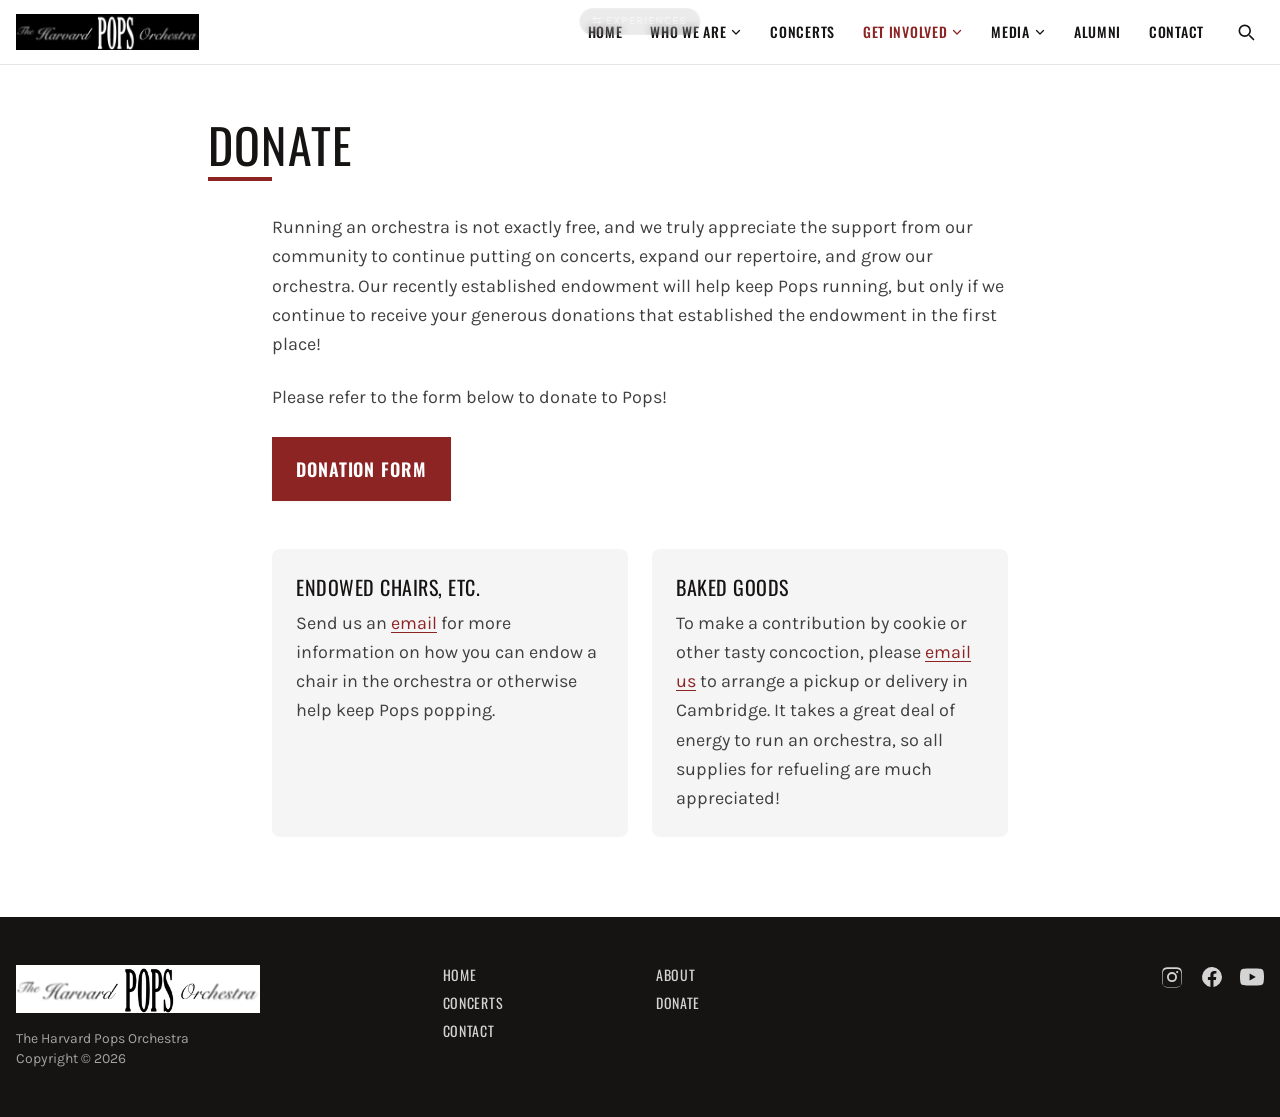
<file: classic/donate.html>
<!DOCTYPE html>
<html lang="en" data-theme="light">
<head>
<meta charset="utf-8">
<meta name="viewport" content="width=device-width, initial-scale=1">
<title>The Harvard Pops Orchestra: Donate</title>
<meta name="description" content="Donate to the Harvard Pops Orchestra">
<link rel="icon" href="../assets/img/logo/logo-inverted.png">
<link rel="preconnect" href="https://fonts.googleapis.com">
<link rel="preconnect" href="https://fonts.gstatic.com" crossorigin>
<link href="https://fonts.googleapis.com/css2?family=Oswald:wght@400;500;600;700&family=Karla:ital,wght@0,400;0,700;1,400&family=EB+Garamond:wght@400;500;600&display=swap" rel="stylesheet">
<link href="../assets/css/site.css" rel="stylesheet">
<style>
  body { font-family: 'Karla', sans-serif; color: #161313; background: #ffffff; }
  h1,h2,h3,h4,.font-display { font-family: 'Oswald', sans-serif; }
  .text-link { color: #8d2424; text-decoration: underline; text-underline-offset: 3px; }
  .text-link:hover { color: #5e1717; }
  .nav-drop { position: relative; }
  .nav-drop > .drop-panel { visibility: hidden; opacity: 0; transform: translateY(8px); transition: all .18s ease; }
  .nav-drop:hover > .drop-panel, .nav-drop:focus-within > .drop-panel { visibility: visible; opacity: 1; transform: translateY(0); }
  .hero-video-wrap { position: absolute; inset: 0; overflow: hidden; }
  .hero-video-wrap iframe {
    position: absolute; top: 50%; left: 50%;
    width: max(100vw, 177.78vh); height: max(100vh, 56.25vw);
    transform: translate(-50%, -50%); pointer-events: none; border: 0;
  }
  ::selection { background: #8d2424; color: #fff; }
</style>
</head>
<body>
<a href="../index.html" title="Back to the two experiences"
   class="fixed top-2 left-1/2 -translate-x-1/2 z-[90] text-[11px] uppercase tracking-widest px-3 py-1 rounded-full
          bg-black/20 text-white/70 backdrop-blur-sm border border-white/20
          opacity-40 hover:opacity-100 transition-opacity duration-300">&#8646; experiences</a>

<header class="sticky top-0 z-[80] bg-white/95 backdrop-blur border-b border-neutral-200">
  <div class="max-w-7xl mx-auto px-4 flex items-center justify-between h-16">
    <a href="index.html" class="flex items-center gap-3">
      <img src="../assets/img/logo/logo-inverted.png" alt="The Harvard Pops Orchestra" class="h-9 invert">
    </a>
    <nav class="hidden lg:flex items-center gap-1" aria-label="Main">
      <a href="index.html" class="px-3 py-2 uppercase tracking-wider text-sm font-display font-medium hover:text-crimson transition-colors text-ink">Home</a>
      <div class="nav-drop">
        <button class="px-3 py-2 uppercase tracking-wider text-sm font-display font-medium hover:text-crimson transition-colors text-ink flex items-center gap-1" aria-haspopup="true">Who We Are <svg class="w-3 h-3" fill="none" stroke="currentColor" viewBox="0 0 24 24"><path stroke-linecap="round" stroke-linejoin="round" stroke-width="2.5" d="M19 9l-7 7-7-7"/></svg></button>
        <div class="drop-panel absolute left-0 top-full pt-1 w-56">
          <div class="bg-white border border-neutral-200 shadow-xl rounded-md py-2">
            <a href="about.html" class="block px-4 py-2 text-sm hover:bg-neutral-50 hover:text-crimson">Our Story</a>
            <a href="board.html" class="block px-4 py-2 text-sm hover:bg-neutral-50 hover:text-crimson">Board</a>
            <a href="members.html" class="block px-4 py-2 text-sm hover:bg-neutral-50 hover:text-crimson">Members</a>
            <a href="conductor.html" class="block px-4 py-2 text-sm hover:bg-neutral-50 hover:text-crimson">Our Music Director</a>
          </div>
        </div>
      </div>
      <a href="concerts.html" class="px-3 py-2 uppercase tracking-wider text-sm font-display font-medium hover:text-crimson transition-colors text-ink">Concerts</a>
      <div class="nav-drop">
        <button class="px-3 py-2 uppercase tracking-wider text-sm font-display font-medium hover:text-crimson transition-colors text-crimson flex items-center gap-1" aria-haspopup="true">Get Involved <svg class="w-3 h-3" fill="none" stroke="currentColor" viewBox="0 0 24 24"><path stroke-linecap="round" stroke-linejoin="round" stroke-width="2.5" d="M19 9l-7 7-7-7"/></svg></button>
        <div class="drop-panel absolute left-0 top-full pt-1 w-56">
          <div class="bg-white border border-neutral-200 shadow-xl rounded-md py-2">
            <a href="auditions.html" class="block px-4 py-2 text-sm hover:bg-neutral-50 hover:text-crimson">Auditions</a>
            <a href="policies.html" class="block px-4 py-2 text-sm hover:bg-neutral-50 hover:text-crimson">Member Policies</a>
            <a href="donate.html" class="block px-4 py-2 text-sm hover:bg-neutral-50 hover:text-crimson">Donate</a>
          </div>
        </div>
      </div>
      <div class="nav-drop">
        <button class="px-3 py-2 uppercase tracking-wider text-sm font-display font-medium hover:text-crimson transition-colors text-ink flex items-center gap-1" aria-haspopup="true">Media <svg class="w-3 h-3" fill="none" stroke="currentColor" viewBox="0 0 24 24"><path stroke-linecap="round" stroke-linejoin="round" stroke-width="2.5" d="M19 9l-7 7-7-7"/></svg></button>
        <div class="drop-panel absolute left-0 top-full pt-1 w-56">
          <div class="bg-white border border-neutral-200 shadow-xl rounded-md py-2">
            <a href="pandemic-projects.html" class="block px-4 py-2 text-sm hover:bg-neutral-50 hover:text-crimson">Pandemic Projects</a>
            <a href="photos.html" class="block px-4 py-2 text-sm hover:bg-neutral-50 hover:text-crimson">Photos</a>
            <a href="https://www.youtube.com/@harvardpops4523" target="_blank" rel="noopener" class="block px-4 py-2 text-sm hover:bg-neutral-50 hover:text-crimson">Concert Videos &#8599;</a>
          </div>
        </div>
      </div>
      <a href="http://popsalumni.sigs.harvard.edu/" target="_blank" rel="noopener" class="px-3 py-2 uppercase tracking-wider text-sm font-display font-medium hover:text-crimson transition-colors text-ink">Alumni</a>
      <a href="contact.html" class="px-3 py-2 uppercase tracking-wider text-sm font-display font-medium hover:text-crimson transition-colors text-ink">Contact</a>
      <button onclick="searchModal.showModal()" class="ml-2 p-2 text-ink hover:text-crimson" aria-label="Search">
        <svg class="w-5 h-5" fill="none" stroke="currentColor" viewBox="0 0 24 24"><path stroke-linecap="round" stroke-linejoin="round" stroke-width="2" d="M21 21l-4.35-4.35M17 10.5a6.5 6.5 0 11-13 0 6.5 6.5 0 0113 0z"/></svg>
      </button>
    </nav>
    <div class="lg:hidden flex items-center gap-1">
      <button onclick="searchModal.showModal()" class="p-2" aria-label="Search">
        <svg class="w-5 h-5" fill="none" stroke="currentColor" viewBox="0 0 24 24"><path stroke-linecap="round" stroke-linejoin="round" stroke-width="2" d="M21 21l-4.35-4.35M17 10.5a6.5 6.5 0 11-13 0 6.5 6.5 0 0113 0z"/></svg>
      </button>
      <button onclick="document.getElementById('mobileMenu').classList.toggle('hidden')" class="p-2" aria-label="Menu">
        <svg class="w-6 h-6" fill="none" stroke="currentColor" viewBox="0 0 24 24"><path stroke-linecap="round" stroke-linejoin="round" stroke-width="2" d="M4 6h16M4 12h16M4 18h16"/></svg>
      </button>
    </div>
  </div>
  <div id="mobileMenu" class="hidden lg:hidden border-t border-neutral-200 bg-white max-h-[75vh] overflow-y-auto">
    <div class="px-4 py-3 space-y-1 text-sm">
      <a href="index.html" class="block py-2 font-display uppercase tracking-wider">Home</a>
      <p class="pt-2 text-xs uppercase tracking-widest text-neutral-400">Who We Are</p>
      <a href="about.html" class="block py-1.5 pl-3">Our Story</a>
      <a href="board.html" class="block py-1.5 pl-3">Board</a>
      <a href="members.html" class="block py-1.5 pl-3">Members</a>
      <a href="conductor.html" class="block py-1.5 pl-3">Our Music Director</a>
      <a href="concerts.html" class="block py-2 font-display uppercase tracking-wider">Concerts</a>
      <p class="pt-2 text-xs uppercase tracking-widest text-neutral-400">Get Involved</p>
      <a href="auditions.html" class="block py-1.5 pl-3">Auditions</a>
      <a href="policies.html" class="block py-1.5 pl-3">Member Policies</a>
      <a href="donate.html" class="block py-1.5 pl-3">Donate</a>
      <p class="pt-2 text-xs uppercase tracking-widest text-neutral-400">Media</p>
      <a href="pandemic-projects.html" class="block py-1.5 pl-3">Pandemic Projects</a>
      <a href="photos.html" class="block py-1.5 pl-3">Photos</a>
      <a href="https://www.youtube.com/@harvardpops4523" target="_blank" rel="noopener" class="block py-1.5 pl-3">Concert Videos &#8599;</a>
      <a href="http://popsalumni.sigs.harvard.edu/" target="_blank" rel="noopener" class="block py-2 font-display uppercase tracking-wider">Alumni</a>
      <a href="contact.html" class="block py-2 font-display uppercase tracking-wider">Contact</a>
    </div>
  </div>
</header>

<main>

<div class="max-w-4xl mx-auto px-4"><h1 class="text-4xl md:text-5xl font-display uppercase tracking-wide text-ink mt-14 mb-2">Donate</h1><div class="w-16 h-1 bg-crimson mb-8"></div></div>
<section class="max-w-3xl mx-auto px-4 space-y-6 text-lg">
  <p class="leading-relaxed text-neutral-700">Running an orchestra is not exactly free, and we truly appreciate the support from our community to continue putting on concerts, expand our repertoire, and grow our orchestra. Our recently established endowment will help keep Pops running, but only if we continue to receive your generous donations that established the endowment in the first place!</p><p class="leading-relaxed text-neutral-700">Please refer to the form below to donate to Pops!</p>
  <a href="https://docs.google.com/forms/d/e/1FAIpQLScRVnsEJdreRvwvhyj5AO8CvQLWZcrxwBUHlm64vdXZAeMPeQ/viewform" target="_blank" rel="noopener" class="btn btn-lg bg-crimson hover:bg-crimsondark text-white border-0 rounded-none font-display uppercase tracking-wider">Donation Form</a>
  <div class="grid md:grid-cols-2 gap-6 pt-6"><div class="bg-neutral-100 rounded-lg p-6">
      <h2 class="font-display uppercase tracking-wide text-xl text-ink mb-2">Endowed Chairs, etc.</h2>
      <p class="leading-relaxed text-neutral-700">Send us an <a class="text-link" href="mailto:harvardpops@gmail.com">email</a> for more information on how you can endow a chair in the orchestra or otherwise help keep Pops popping.</p>
    </div>
<div class="bg-neutral-100 rounded-lg p-6">
      <h2 class="font-display uppercase tracking-wide text-xl text-ink mb-2">Baked Goods</h2>
      <p class="leading-relaxed text-neutral-700">To make a contribution by cookie or other tasty concoction, please <a class="text-link" href="mailto:harvardpops@gmail.com">email us</a> to arrange a pickup or delivery in Cambridge. It takes a great deal of energy to run an orchestra, so all supplies for refueling are much appreciated!</p>
    </div></div>
</section>

</main>

<footer class="bg-ink text-neutral-300 mt-20">
  <div class="max-w-7xl mx-auto px-4 py-12 grid gap-8 md:grid-cols-3 items-start">
    <div>
      <img src="../assets/img/logo/logo-inverted.png" alt="The Harvard Pops Orchestra" class="h-12 mb-4">
      <p class="text-sm text-neutral-400">The Harvard Pops Orchestra<br>Copyright &copy; 2026</p>
    </div>
    <nav class="grid grid-cols-2 gap-x-8 gap-y-2 text-sm uppercase tracking-wider font-display" aria-label="Footer">
      <a href="index.html" class="hover:text-white">Home</a>
      <a href="about.html" class="hover:text-white">About</a>
      <a href="concerts.html" class="hover:text-white">Concerts</a>
      <a href="donate.html" class="hover:text-white">Donate</a>
      <a href="contact.html" class="hover:text-white">Contact</a>
    </nav>
    <div class="flex md:justify-end gap-4">
      <a href="https://www.instagram.com/harvardpopsorchestra/" target="_blank" rel="noopener" aria-label="Instagram" class="hover:text-white">
        <svg class="w-6 h-6" fill="currentColor" viewBox="0 0 24 24"><path d="M12 2.2c3.2 0 3.6 0 4.8.1 1.2.1 1.9.2 2.3.4.6.2 1 .5 1.4.9.4.4.7.8.9 1.4.2.4.4 1.1.4 2.3.1 1.2.1 1.6.1 4.8s0 3.6-.1 4.8c-.1 1.2-.2 1.9-.4 2.3-.2.6-.5 1-.9 1.4-.4.4-.8.7-1.4.9-.4.2-1.1.4-2.3.4-1.2.1-1.6.1-4.8.1s-3.6 0-4.8-.1c-1.2-.1-1.9-.2-2.3-.4-.6-.2-1-.5-1.4-.9-.4-.4-.7-.8-.9-1.4-.2-.4-.4-1.1-.4-2.3-.1-1.2-.1-1.6-.1-4.8s0-3.6.1-4.8c.1-1.2.2-1.9.4-2.3.2-.6.5-1 .9-1.4.4-.4.8-.7 1.4-.9.4-.2 1.1-.4 2.3-.4 1.2-.1 1.6-.1 4.8-.1zm0 1.8c-3.1 0-3.5 0-4.7.1-1.1.1-1.7.2-2.1.4-.5.2-.9.4-1.2.8-.4.4-.6.7-.8 1.2-.2.4-.3 1-.4 2.1-.1 1.2-.1 1.6-.1 4.7s0 3.5.1 4.7c.1 1.1.2 1.7.4 2.1.2.5.4.9.8 1.2.4.4.7.6 1.2.8.4.2 1 .3 2.1.4 1.2.1 1.6.1 4.7.1s3.5 0 4.7-.1c1.1-.1 1.7-.2 2.1-.4.5-.2.9-.4 1.2-.8.4-.4.6-.7.8-1.2.2-.4.3-1 .4-2.1.1-1.2.1-1.6.1-4.7s0-3.5-.1-4.7c-.1-1.1-.2-1.7-.4-2.1-.2-.5-.4-.9-.8-1.2-.4-.4-.7-.6-1.2-.8-.4-.2-1-.3-2.1-.4-1.2-.1-1.6-.1-4.7-.1zm0 3.1a5 5 0 110 10 5 5 0 010-10zm0 1.8a3.2 3.2 0 100 6.4 3.2 3.2 0 000-6.4zm5.2-2.9a1.1 1.1 0 110 2.2 1.1 1.1 0 010-2.2z"/></svg>
      </a>
      <a href="https://www.facebook.com/harvard.pops.orchestra" target="_blank" rel="noopener" aria-label="Facebook" class="hover:text-white">
        <svg class="w-6 h-6" fill="currentColor" viewBox="0 0 24 24"><path d="M22 12a10 10 0 10-11.6 9.9v-7H7.9V12h2.5V9.8c0-2.5 1.5-3.9 3.8-3.9 1.1 0 2.2.2 2.2.2v2.5h-1.3c-1.2 0-1.6.8-1.6 1.6V12h2.8l-.4 2.9h-2.4v7A10 10 0 0022 12z"/></svg>
      </a>
      <a href="https://www.youtube.com/@harvardpops4523" target="_blank" rel="noopener" aria-label="YouTube" class="hover:text-white">
        <svg class="w-6 h-6" fill="currentColor" viewBox="0 0 24 24"><path d="M23.5 6.2a3 3 0 00-2.1-2.2C19.5 3.5 12 3.5 12 3.5s-7.5 0-9.4.5A3 3 0 00.5 6.2 31.3 31.3 0 000 12a31.3 31.3 0 00.5 5.8 3 3 0 002.1 2.2c1.9.5 9.4.5 9.4.5s7.5 0 9.4-.5a3 3 0 002.1-2.2A31.3 31.3 0 0024 12a31.3 31.3 0 00-.5-5.8zM9.6 15.6V8.4L15.8 12l-6.2 3.6z"/></svg>
      </a>
    </div>
  </div>
</footer>

<dialog id="searchModal" class="modal">
  <div class="modal-box max-w-xl bg-white">
    <h3 class="font-display uppercase tracking-wider text-lg mb-3">Search</h3>
    <input id="searchInput" type="text" placeholder="Search the site&hellip;"
           class="input input-bordered w-full bg-white" oninput="doSearch(this.value)" autocomplete="off">
    <ul id="searchResults" class="mt-4 space-y-1"></ul>
    <div class="modal-action">
      <form method="dialog"><button class="btn btn-sm">Close</button></form>
    </div>
  </div>
  <form method="dialog" class="modal-backdrop"><button>close</button></form>
</dialog>
<script>
const SEARCH_INDEX = [["Home", "index.html", "You've heard of musical theater. We bring you theatrical music. Harvard Pops Orchestra student-run full symphonic orchestra tickets fall 2026 concert"], ["Our Story", "about.html", "Founded in 1996 by Eric Damast. Full symphonic orchestra conducted by Allen Feinstein. Theatrical music productions, themed concerts, Lowell Lecture Hall, SOCH."], ["Board", "board.html", "Board 2026 co-presidents treasurer operations creative team social chair snack sensei ticket manager publicity librarians alumni stage manager webmaster attendance production program historian student conductor lead arranger"], ["Members", "members.html", "Members violin viola cello contrabass flute piccolo oboe clarinet saxophone french horn trumpet trombone piano percussion concertmaster principal"], ["Our Music Director", "conductor.html", "Allen Feinstein music director since 1998. Conductor composer professor Northeastern University Hasty Pudding Theatricals."], ["Concerts", "concerts.html", "Pops meets its Quadfather. Upcoming and past concerts, posters, descriptions, tickets, Lowell Lecture Hall."], ["Auditions", "auditions.html", "Join us. Welcome class of 2030. Audition sign-ups, solo excerpt, sight-reading, low stress, email list."], ["Member Policies", "policies.html", "The rules. Attendance policy rehearsal Tuesday. Ticket sales five tickets. Postering."], ["Donate", "donate.html", "Donate donation form endowment endowed chairs baked goods cookies support."], ["Pandemic Projects", "pandemic-projects.html", "Popscast: Cereal podcast musical mystery melodrama. Pops gets funky."], ["Photos", "photos.html", "Photos galleries. Pops breaks a leg 2018. Mission Impopsible 2017. 20th Anniversary Alumni Concert. Humanitarian of the year."], ["Contact", "contact.html", "Get in touch. Email harvardpops@gmail.com. Facebook Instagram. Question comment form."]];
function doSearch(q) {
  const ul = document.getElementById('searchResults');
  ul.innerHTML = '';
  q = q.trim().toLowerCase();
  if (!q) return;
  SEARCH_INDEX.filter(([t, u, body]) =>
    (t + ' ' + body).toLowerCase().includes(q)
  ).forEach(([t, u]) => {
    const li = document.createElement('li');
    const a = document.createElement('a');
    a.href = u; a.textContent = t;
    a.className = 'block px-3 py-2 rounded hover:bg-neutral-100 text-crimson font-display uppercase tracking-wide text-sm';
    li.appendChild(a); ul.appendChild(li);
  });
  if (!ul.children.length) ul.innerHTML = '<li class="px-3 py-2 text-sm text-neutral-400">No results.</li>';
}
</script>

</body>
</html>
</file>
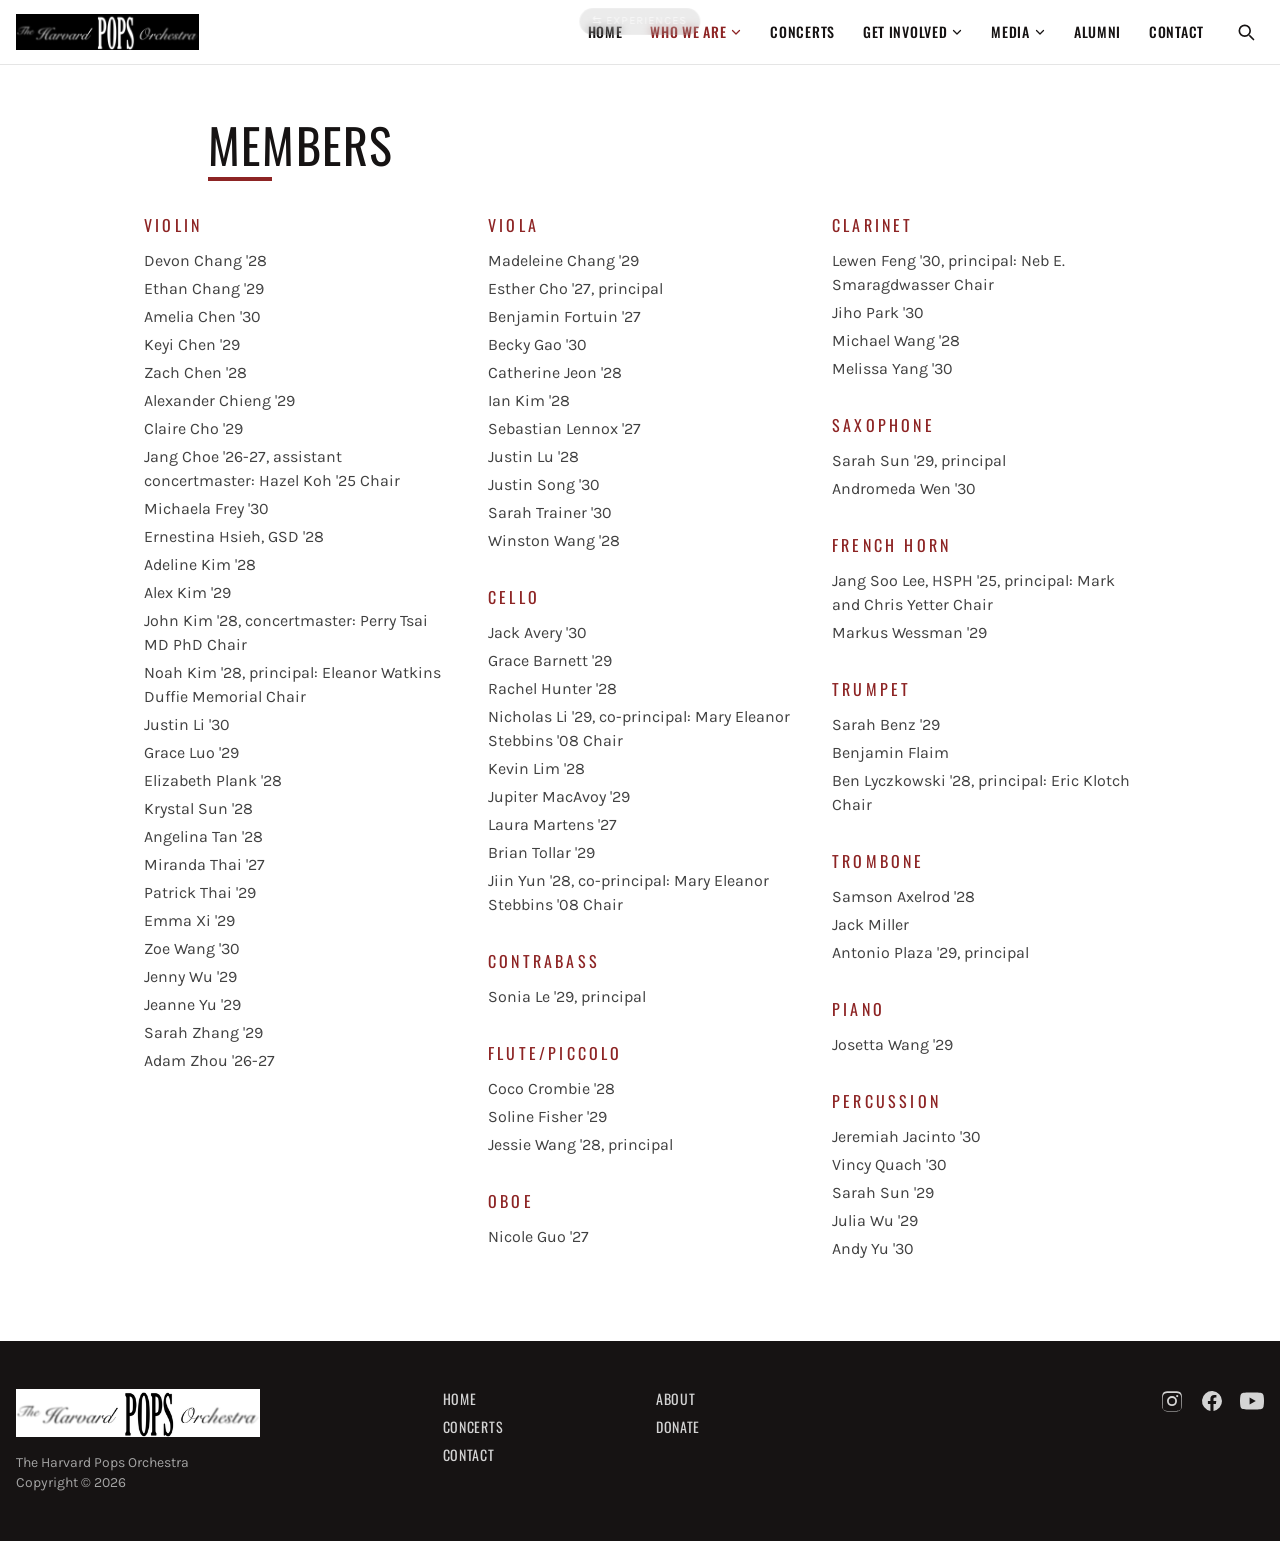
<file: classic/members.html>
<!DOCTYPE html>
<html lang="en" data-theme="light">
<head>
<meta charset="utf-8">
<meta name="viewport" content="width=device-width, initial-scale=1">
<title>The Harvard Pops Orchestra: Members</title>
<meta name="description" content="Members of the Harvard Pops Orchestra">
<link rel="icon" href="../assets/img/logo/logo-inverted.png">
<link rel="preconnect" href="https://fonts.googleapis.com">
<link rel="preconnect" href="https://fonts.gstatic.com" crossorigin>
<link href="https://fonts.googleapis.com/css2?family=Oswald:wght@400;500;600;700&family=Karla:ital,wght@0,400;0,700;1,400&family=EB+Garamond:wght@400;500;600&display=swap" rel="stylesheet">
<link href="../assets/css/site.css" rel="stylesheet">
<style>
  body { font-family: 'Karla', sans-serif; color: #161313; background: #ffffff; }
  h1,h2,h3,h4,.font-display { font-family: 'Oswald', sans-serif; }
  .text-link { color: #8d2424; text-decoration: underline; text-underline-offset: 3px; }
  .text-link:hover { color: #5e1717; }
  .nav-drop { position: relative; }
  .nav-drop > .drop-panel { visibility: hidden; opacity: 0; transform: translateY(8px); transition: all .18s ease; }
  .nav-drop:hover > .drop-panel, .nav-drop:focus-within > .drop-panel { visibility: visible; opacity: 1; transform: translateY(0); }
  .hero-video-wrap { position: absolute; inset: 0; overflow: hidden; }
  .hero-video-wrap iframe {
    position: absolute; top: 50%; left: 50%;
    width: max(100vw, 177.78vh); height: max(100vh, 56.25vw);
    transform: translate(-50%, -50%); pointer-events: none; border: 0;
  }
  ::selection { background: #8d2424; color: #fff; }
</style>
</head>
<body>
<a href="../index.html" title="Back to the two experiences"
   class="fixed top-2 left-1/2 -translate-x-1/2 z-[90] text-[11px] uppercase tracking-widest px-3 py-1 rounded-full
          bg-black/20 text-white/70 backdrop-blur-sm border border-white/20
          opacity-40 hover:opacity-100 transition-opacity duration-300">&#8646; experiences</a>

<header class="sticky top-0 z-[80] bg-white/95 backdrop-blur border-b border-neutral-200">
  <div class="max-w-7xl mx-auto px-4 flex items-center justify-between h-16">
    <a href="index.html" class="flex items-center gap-3">
      <img src="../assets/img/logo/logo-inverted.png" alt="The Harvard Pops Orchestra" class="h-9 invert">
    </a>
    <nav class="hidden lg:flex items-center gap-1" aria-label="Main">
      <a href="index.html" class="px-3 py-2 uppercase tracking-wider text-sm font-display font-medium hover:text-crimson transition-colors text-ink">Home</a>
      <div class="nav-drop">
        <button class="px-3 py-2 uppercase tracking-wider text-sm font-display font-medium hover:text-crimson transition-colors text-crimson flex items-center gap-1" aria-haspopup="true">Who We Are <svg class="w-3 h-3" fill="none" stroke="currentColor" viewBox="0 0 24 24"><path stroke-linecap="round" stroke-linejoin="round" stroke-width="2.5" d="M19 9l-7 7-7-7"/></svg></button>
        <div class="drop-panel absolute left-0 top-full pt-1 w-56">
          <div class="bg-white border border-neutral-200 shadow-xl rounded-md py-2">
            <a href="about.html" class="block px-4 py-2 text-sm hover:bg-neutral-50 hover:text-crimson">Our Story</a>
            <a href="board.html" class="block px-4 py-2 text-sm hover:bg-neutral-50 hover:text-crimson">Board</a>
            <a href="members.html" class="block px-4 py-2 text-sm hover:bg-neutral-50 hover:text-crimson">Members</a>
            <a href="conductor.html" class="block px-4 py-2 text-sm hover:bg-neutral-50 hover:text-crimson">Our Music Director</a>
          </div>
        </div>
      </div>
      <a href="concerts.html" class="px-3 py-2 uppercase tracking-wider text-sm font-display font-medium hover:text-crimson transition-colors text-ink">Concerts</a>
      <div class="nav-drop">
        <button class="px-3 py-2 uppercase tracking-wider text-sm font-display font-medium hover:text-crimson transition-colors text-ink flex items-center gap-1" aria-haspopup="true">Get Involved <svg class="w-3 h-3" fill="none" stroke="currentColor" viewBox="0 0 24 24"><path stroke-linecap="round" stroke-linejoin="round" stroke-width="2.5" d="M19 9l-7 7-7-7"/></svg></button>
        <div class="drop-panel absolute left-0 top-full pt-1 w-56">
          <div class="bg-white border border-neutral-200 shadow-xl rounded-md py-2">
            <a href="auditions.html" class="block px-4 py-2 text-sm hover:bg-neutral-50 hover:text-crimson">Auditions</a>
            <a href="policies.html" class="block px-4 py-2 text-sm hover:bg-neutral-50 hover:text-crimson">Member Policies</a>
            <a href="donate.html" class="block px-4 py-2 text-sm hover:bg-neutral-50 hover:text-crimson">Donate</a>
          </div>
        </div>
      </div>
      <div class="nav-drop">
        <button class="px-3 py-2 uppercase tracking-wider text-sm font-display font-medium hover:text-crimson transition-colors text-ink flex items-center gap-1" aria-haspopup="true">Media <svg class="w-3 h-3" fill="none" stroke="currentColor" viewBox="0 0 24 24"><path stroke-linecap="round" stroke-linejoin="round" stroke-width="2.5" d="M19 9l-7 7-7-7"/></svg></button>
        <div class="drop-panel absolute left-0 top-full pt-1 w-56">
          <div class="bg-white border border-neutral-200 shadow-xl rounded-md py-2">
            <a href="pandemic-projects.html" class="block px-4 py-2 text-sm hover:bg-neutral-50 hover:text-crimson">Pandemic Projects</a>
            <a href="photos.html" class="block px-4 py-2 text-sm hover:bg-neutral-50 hover:text-crimson">Photos</a>
            <a href="https://www.youtube.com/@harvardpops4523" target="_blank" rel="noopener" class="block px-4 py-2 text-sm hover:bg-neutral-50 hover:text-crimson">Concert Videos &#8599;</a>
          </div>
        </div>
      </div>
      <a href="http://popsalumni.sigs.harvard.edu/" target="_blank" rel="noopener" class="px-3 py-2 uppercase tracking-wider text-sm font-display font-medium hover:text-crimson transition-colors text-ink">Alumni</a>
      <a href="contact.html" class="px-3 py-2 uppercase tracking-wider text-sm font-display font-medium hover:text-crimson transition-colors text-ink">Contact</a>
      <button onclick="searchModal.showModal()" class="ml-2 p-2 text-ink hover:text-crimson" aria-label="Search">
        <svg class="w-5 h-5" fill="none" stroke="currentColor" viewBox="0 0 24 24"><path stroke-linecap="round" stroke-linejoin="round" stroke-width="2" d="M21 21l-4.35-4.35M17 10.5a6.5 6.5 0 11-13 0 6.5 6.5 0 0113 0z"/></svg>
      </button>
    </nav>
    <div class="lg:hidden flex items-center gap-1">
      <button onclick="searchModal.showModal()" class="p-2" aria-label="Search">
        <svg class="w-5 h-5" fill="none" stroke="currentColor" viewBox="0 0 24 24"><path stroke-linecap="round" stroke-linejoin="round" stroke-width="2" d="M21 21l-4.35-4.35M17 10.5a6.5 6.5 0 11-13 0 6.5 6.5 0 0113 0z"/></svg>
      </button>
      <button onclick="document.getElementById('mobileMenu').classList.toggle('hidden')" class="p-2" aria-label="Menu">
        <svg class="w-6 h-6" fill="none" stroke="currentColor" viewBox="0 0 24 24"><path stroke-linecap="round" stroke-linejoin="round" stroke-width="2" d="M4 6h16M4 12h16M4 18h16"/></svg>
      </button>
    </div>
  </div>
  <div id="mobileMenu" class="hidden lg:hidden border-t border-neutral-200 bg-white max-h-[75vh] overflow-y-auto">
    <div class="px-4 py-3 space-y-1 text-sm">
      <a href="index.html" class="block py-2 font-display uppercase tracking-wider">Home</a>
      <p class="pt-2 text-xs uppercase tracking-widest text-neutral-400">Who We Are</p>
      <a href="about.html" class="block py-1.5 pl-3">Our Story</a>
      <a href="board.html" class="block py-1.5 pl-3">Board</a>
      <a href="members.html" class="block py-1.5 pl-3">Members</a>
      <a href="conductor.html" class="block py-1.5 pl-3">Our Music Director</a>
      <a href="concerts.html" class="block py-2 font-display uppercase tracking-wider">Concerts</a>
      <p class="pt-2 text-xs uppercase tracking-widest text-neutral-400">Get Involved</p>
      <a href="auditions.html" class="block py-1.5 pl-3">Auditions</a>
      <a href="policies.html" class="block py-1.5 pl-3">Member Policies</a>
      <a href="donate.html" class="block py-1.5 pl-3">Donate</a>
      <p class="pt-2 text-xs uppercase tracking-widest text-neutral-400">Media</p>
      <a href="pandemic-projects.html" class="block py-1.5 pl-3">Pandemic Projects</a>
      <a href="photos.html" class="block py-1.5 pl-3">Photos</a>
      <a href="https://www.youtube.com/@harvardpops4523" target="_blank" rel="noopener" class="block py-1.5 pl-3">Concert Videos &#8599;</a>
      <a href="http://popsalumni.sigs.harvard.edu/" target="_blank" rel="noopener" class="block py-2 font-display uppercase tracking-wider">Alumni</a>
      <a href="contact.html" class="block py-2 font-display uppercase tracking-wider">Contact</a>
    </div>
  </div>
</header>

<main>
<div class="max-w-4xl mx-auto px-4"><h1 class="text-4xl md:text-5xl font-display uppercase tracking-wide text-ink mt-14 mb-2">Members</h1><div class="w-16 h-1 bg-crimson mb-8"></div></div><div class="max-w-5xl mx-auto px-4 columns-1 sm:columns-2 lg:columns-3 gap-10">
  <div class="break-inside-avoid mb-8">
    <h2 class="font-display uppercase tracking-[0.2em] text-crimson mb-3">VIOLIN</h2>
    <ul class="space-y-1 text-neutral-700"><li>Devon Chang &#x27;28</li>
<li>Ethan Chang &#x27;29</li>
<li>Amelia Chen &#x27;30</li>
<li>Keyi Chen &#x27;29</li>
<li>Zach Chen &#x27;28</li>
<li>Alexander Chieng &#x27;29</li>
<li>Claire Cho &#x27;29</li>
<li>Jang Choe &#x27;26-27, assistant concertmaster: Hazel Koh &#x27;25 Chair</li>
<li>Michaela Frey &#x27;30</li>
<li>Ernestina Hsieh, GSD &#x27;28</li>
<li>Adeline Kim &#x27;28</li>
<li>Alex Kim &#x27;29</li>
<li>John Kim &#x27;28, concertmaster: Perry Tsai MD PhD Chair</li>
<li>Noah Kim &#x27;28, principal: Eleanor Watkins Duffie Memorial Chair</li>
<li>Justin Li &#x27;30</li>
<li>Grace Luo &#x27;29</li>
<li>Elizabeth Plank &#x27;28</li>
<li>Krystal Sun &#x27;28</li>
<li>Angelina Tan &#x27;28</li>
<li>Miranda Thai &#x27;27</li>
<li>Patrick Thai &#x27;29</li>
<li>Emma Xi &#x27;29</li>
<li>Zoe Wang &#x27;30</li>
<li>Jenny Wu &#x27;29</li>
<li>Jeanne Yu &#x27;29</li>
<li>Sarah Zhang &#x27;29</li>
<li>Adam Zhou &#x27;26-27</li></ul>
  </div>
  <div class="break-inside-avoid mb-8">
    <h2 class="font-display uppercase tracking-[0.2em] text-crimson mb-3">VIOLA</h2>
    <ul class="space-y-1 text-neutral-700"><li>Madeleine Chang &#x27;29</li>
<li>Esther Cho &#x27;27, principal</li>
<li>Benjamin Fortuin &#x27;27</li>
<li>Becky Gao &#x27;30</li>
<li>Catherine Jeon &#x27;28</li>
<li>Ian Kim &#x27;28</li>
<li>Sebastian Lennox &#x27;27</li>
<li>Justin Lu &#x27;28</li>
<li>Justin Song &#x27;30</li>
<li>Sarah Trainer &#x27;30</li>
<li>Winston Wang &#x27;28</li></ul>
  </div>
  <div class="break-inside-avoid mb-8">
    <h2 class="font-display uppercase tracking-[0.2em] text-crimson mb-3">CELLO</h2>
    <ul class="space-y-1 text-neutral-700"><li>Jack Avery &#x27;30</li>
<li>Grace Barnett &#x27;29</li>
<li>Rachel Hunter &#x27;28</li>
<li>Nicholas Li &#x27;29, co-principal: Mary Eleanor Stebbins &#x27;08 Chair</li>
<li>Kevin Lim &#x27;28</li>
<li>Jupiter MacAvoy &#x27;29</li>
<li>Laura Martens &#x27;27</li>
<li>Brian Tollar &#x27;29</li>
<li>Jiin Yun &#x27;28, co-principal: Mary Eleanor Stebbins &#x27;08 Chair</li></ul>
  </div>
  <div class="break-inside-avoid mb-8">
    <h2 class="font-display uppercase tracking-[0.2em] text-crimson mb-3">CONTRABASS</h2>
    <ul class="space-y-1 text-neutral-700"><li>Sonia Le &#x27;29, principal</li></ul>
  </div>
  <div class="break-inside-avoid mb-8">
    <h2 class="font-display uppercase tracking-[0.2em] text-crimson mb-3">FLUTE/PICCOLO</h2>
    <ul class="space-y-1 text-neutral-700"><li>Coco Crombie &#x27;28</li>
<li>Soline Fisher &#x27;29</li>
<li>Jessie Wang &#x27;28, principal</li></ul>
  </div>
  <div class="break-inside-avoid mb-8">
    <h2 class="font-display uppercase tracking-[0.2em] text-crimson mb-3">OBOE</h2>
    <ul class="space-y-1 text-neutral-700"><li>Nicole Guo &#x27;27</li></ul>
  </div>
  <div class="break-inside-avoid mb-8">
    <h2 class="font-display uppercase tracking-[0.2em] text-crimson mb-3">CLARINET</h2>
    <ul class="space-y-1 text-neutral-700"><li>Lewen Feng &#x27;30, principal: Neb E. Smaragdwasser Chair</li>
<li>Jiho Park &#x27;30</li>
<li>Michael Wang &#x27;28</li>
<li>Melissa Yang &#x27;30</li></ul>
  </div>
  <div class="break-inside-avoid mb-8">
    <h2 class="font-display uppercase tracking-[0.2em] text-crimson mb-3">SAXOPHONE</h2>
    <ul class="space-y-1 text-neutral-700"><li>Sarah Sun &#x27;29, principal</li>
<li>Andromeda Wen &#x27;30</li></ul>
  </div>
  <div class="break-inside-avoid mb-8">
    <h2 class="font-display uppercase tracking-[0.2em] text-crimson mb-3">FRENCH HORN</h2>
    <ul class="space-y-1 text-neutral-700"><li>Jang Soo Lee, HSPH &#x27;25, principal: Mark and Chris Yetter Chair</li>
<li>Markus Wessman &#x27;29</li></ul>
  </div>
  <div class="break-inside-avoid mb-8">
    <h2 class="font-display uppercase tracking-[0.2em] text-crimson mb-3">TRUMPET</h2>
    <ul class="space-y-1 text-neutral-700"><li>Sarah Benz &#x27;29</li>
<li>Benjamin Flaim</li>
<li>Ben Lyczkowski &#x27;28, principal: Eric Klotch Chair</li></ul>
  </div>
  <div class="break-inside-avoid mb-8">
    <h2 class="font-display uppercase tracking-[0.2em] text-crimson mb-3">TROMBONE</h2>
    <ul class="space-y-1 text-neutral-700"><li>Samson Axelrod &#x27;28</li>
<li>Jack Miller</li>
<li>Antonio Plaza &#x27;29, principal</li></ul>
  </div>
  <div class="break-inside-avoid mb-8">
    <h2 class="font-display uppercase tracking-[0.2em] text-crimson mb-3">PIANO</h2>
    <ul class="space-y-1 text-neutral-700"><li>Josetta Wang &#x27;29</li></ul>
  </div>
  <div class="break-inside-avoid mb-8">
    <h2 class="font-display uppercase tracking-[0.2em] text-crimson mb-3">PERCUSSION</h2>
    <ul class="space-y-1 text-neutral-700"><li>Jeremiah Jacinto &#x27;30</li>
<li>Vincy Quach &#x27;30</li>
<li>Sarah Sun &#x27;29</li>
<li>Julia Wu &#x27;29</li>
<li>Andy Yu &#x27;30</li></ul>
  </div></div>
</main>

<footer class="bg-ink text-neutral-300 mt-20">
  <div class="max-w-7xl mx-auto px-4 py-12 grid gap-8 md:grid-cols-3 items-start">
    <div>
      <img src="../assets/img/logo/logo-inverted.png" alt="The Harvard Pops Orchestra" class="h-12 mb-4">
      <p class="text-sm text-neutral-400">The Harvard Pops Orchestra<br>Copyright &copy; 2026</p>
    </div>
    <nav class="grid grid-cols-2 gap-x-8 gap-y-2 text-sm uppercase tracking-wider font-display" aria-label="Footer">
      <a href="index.html" class="hover:text-white">Home</a>
      <a href="about.html" class="hover:text-white">About</a>
      <a href="concerts.html" class="hover:text-white">Concerts</a>
      <a href="donate.html" class="hover:text-white">Donate</a>
      <a href="contact.html" class="hover:text-white">Contact</a>
    </nav>
    <div class="flex md:justify-end gap-4">
      <a href="https://www.instagram.com/harvardpopsorchestra/" target="_blank" rel="noopener" aria-label="Instagram" class="hover:text-white">
        <svg class="w-6 h-6" fill="currentColor" viewBox="0 0 24 24"><path d="M12 2.2c3.2 0 3.6 0 4.8.1 1.2.1 1.9.2 2.3.4.6.2 1 .5 1.4.9.4.4.7.8.9 1.4.2.4.4 1.1.4 2.3.1 1.2.1 1.6.1 4.8s0 3.6-.1 4.8c-.1 1.2-.2 1.9-.4 2.3-.2.6-.5 1-.9 1.4-.4.4-.8.7-1.4.9-.4.2-1.1.4-2.3.4-1.2.1-1.6.1-4.8.1s-3.6 0-4.8-.1c-1.2-.1-1.9-.2-2.3-.4-.6-.2-1-.5-1.4-.9-.4-.4-.7-.8-.9-1.4-.2-.4-.4-1.1-.4-2.3-.1-1.2-.1-1.6-.1-4.8s0-3.6.1-4.8c.1-1.2.2-1.9.4-2.3.2-.6.5-1 .9-1.4.4-.4.8-.7 1.4-.9.4-.2 1.1-.4 2.3-.4 1.2-.1 1.6-.1 4.8-.1zm0 1.8c-3.1 0-3.5 0-4.7.1-1.1.1-1.7.2-2.1.4-.5.2-.9.4-1.2.8-.4.4-.6.7-.8 1.2-.2.4-.3 1-.4 2.1-.1 1.2-.1 1.6-.1 4.7s0 3.5.1 4.7c.1 1.1.2 1.7.4 2.1.2.5.4.9.8 1.2.4.4.7.6 1.2.8.4.2 1 .3 2.1.4 1.2.1 1.6.1 4.7.1s3.5 0 4.7-.1c1.1-.1 1.7-.2 2.1-.4.5-.2.9-.4 1.2-.8.4-.4.6-.7.8-1.2.2-.4.3-1 .4-2.1.1-1.2.1-1.6.1-4.7s0-3.5-.1-4.7c-.1-1.1-.2-1.7-.4-2.1-.2-.5-.4-.9-.8-1.2-.4-.4-.7-.6-1.2-.8-.4-.2-1-.3-2.1-.4-1.2-.1-1.6-.1-4.7-.1zm0 3.1a5 5 0 110 10 5 5 0 010-10zm0 1.8a3.2 3.2 0 100 6.4 3.2 3.2 0 000-6.4zm5.2-2.9a1.1 1.1 0 110 2.2 1.1 1.1 0 010-2.2z"/></svg>
      </a>
      <a href="https://www.facebook.com/harvard.pops.orchestra" target="_blank" rel="noopener" aria-label="Facebook" class="hover:text-white">
        <svg class="w-6 h-6" fill="currentColor" viewBox="0 0 24 24"><path d="M22 12a10 10 0 10-11.6 9.9v-7H7.9V12h2.5V9.8c0-2.5 1.5-3.9 3.8-3.9 1.1 0 2.2.2 2.2.2v2.5h-1.3c-1.2 0-1.6.8-1.6 1.6V12h2.8l-.4 2.9h-2.4v7A10 10 0 0022 12z"/></svg>
      </a>
      <a href="https://www.youtube.com/@harvardpops4523" target="_blank" rel="noopener" aria-label="YouTube" class="hover:text-white">
        <svg class="w-6 h-6" fill="currentColor" viewBox="0 0 24 24"><path d="M23.5 6.2a3 3 0 00-2.1-2.2C19.5 3.5 12 3.5 12 3.5s-7.5 0-9.4.5A3 3 0 00.5 6.2 31.3 31.3 0 000 12a31.3 31.3 0 00.5 5.8 3 3 0 002.1 2.2c1.9.5 9.4.5 9.4.5s7.5 0 9.4-.5a3 3 0 002.1-2.2A31.3 31.3 0 0024 12a31.3 31.3 0 00-.5-5.8zM9.6 15.6V8.4L15.8 12l-6.2 3.6z"/></svg>
      </a>
    </div>
  </div>
</footer>

<dialog id="searchModal" class="modal">
  <div class="modal-box max-w-xl bg-white">
    <h3 class="font-display uppercase tracking-wider text-lg mb-3">Search</h3>
    <input id="searchInput" type="text" placeholder="Search the site&hellip;"
           class="input input-bordered w-full bg-white" oninput="doSearch(this.value)" autocomplete="off">
    <ul id="searchResults" class="mt-4 space-y-1"></ul>
    <div class="modal-action">
      <form method="dialog"><button class="btn btn-sm">Close</button></form>
    </div>
  </div>
  <form method="dialog" class="modal-backdrop"><button>close</button></form>
</dialog>
<script>
const SEARCH_INDEX = [["Home", "index.html", "You've heard of musical theater. We bring you theatrical music. Harvard Pops Orchestra student-run full symphonic orchestra tickets fall 2026 concert"], ["Our Story", "about.html", "Founded in 1996 by Eric Damast. Full symphonic orchestra conducted by Allen Feinstein. Theatrical music productions, themed concerts, Lowell Lecture Hall, SOCH."], ["Board", "board.html", "Board 2026 co-presidents treasurer operations creative team social chair snack sensei ticket manager publicity librarians alumni stage manager webmaster attendance production program historian student conductor lead arranger"], ["Members", "members.html", "Members violin viola cello contrabass flute piccolo oboe clarinet saxophone french horn trumpet trombone piano percussion concertmaster principal"], ["Our Music Director", "conductor.html", "Allen Feinstein music director since 1998. Conductor composer professor Northeastern University Hasty Pudding Theatricals."], ["Concerts", "concerts.html", "Pops meets its Quadfather. Upcoming and past concerts, posters, descriptions, tickets, Lowell Lecture Hall."], ["Auditions", "auditions.html", "Join us. Welcome class of 2030. Audition sign-ups, solo excerpt, sight-reading, low stress, email list."], ["Member Policies", "policies.html", "The rules. Attendance policy rehearsal Tuesday. Ticket sales five tickets. Postering."], ["Donate", "donate.html", "Donate donation form endowment endowed chairs baked goods cookies support."], ["Pandemic Projects", "pandemic-projects.html", "Popscast: Cereal podcast musical mystery melodrama. Pops gets funky."], ["Photos", "photos.html", "Photos galleries. Pops breaks a leg 2018. Mission Impopsible 2017. 20th Anniversary Alumni Concert. Humanitarian of the year."], ["Contact", "contact.html", "Get in touch. Email harvardpops@gmail.com. Facebook Instagram. Question comment form."]];
function doSearch(q) {
  const ul = document.getElementById('searchResults');
  ul.innerHTML = '';
  q = q.trim().toLowerCase();
  if (!q) return;
  SEARCH_INDEX.filter(([t, u, body]) =>
    (t + ' ' + body).toLowerCase().includes(q)
  ).forEach(([t, u]) => {
    const li = document.createElement('li');
    const a = document.createElement('a');
    a.href = u; a.textContent = t;
    a.className = 'block px-3 py-2 rounded hover:bg-neutral-100 text-crimson font-display uppercase tracking-wide text-sm';
    li.appendChild(a); ul.appendChild(li);
  });
  if (!ul.children.length) ul.innerHTML = '<li class="px-3 py-2 text-sm text-neutral-400">No results.</li>';
}
</script>

</body>
</html>
</file>
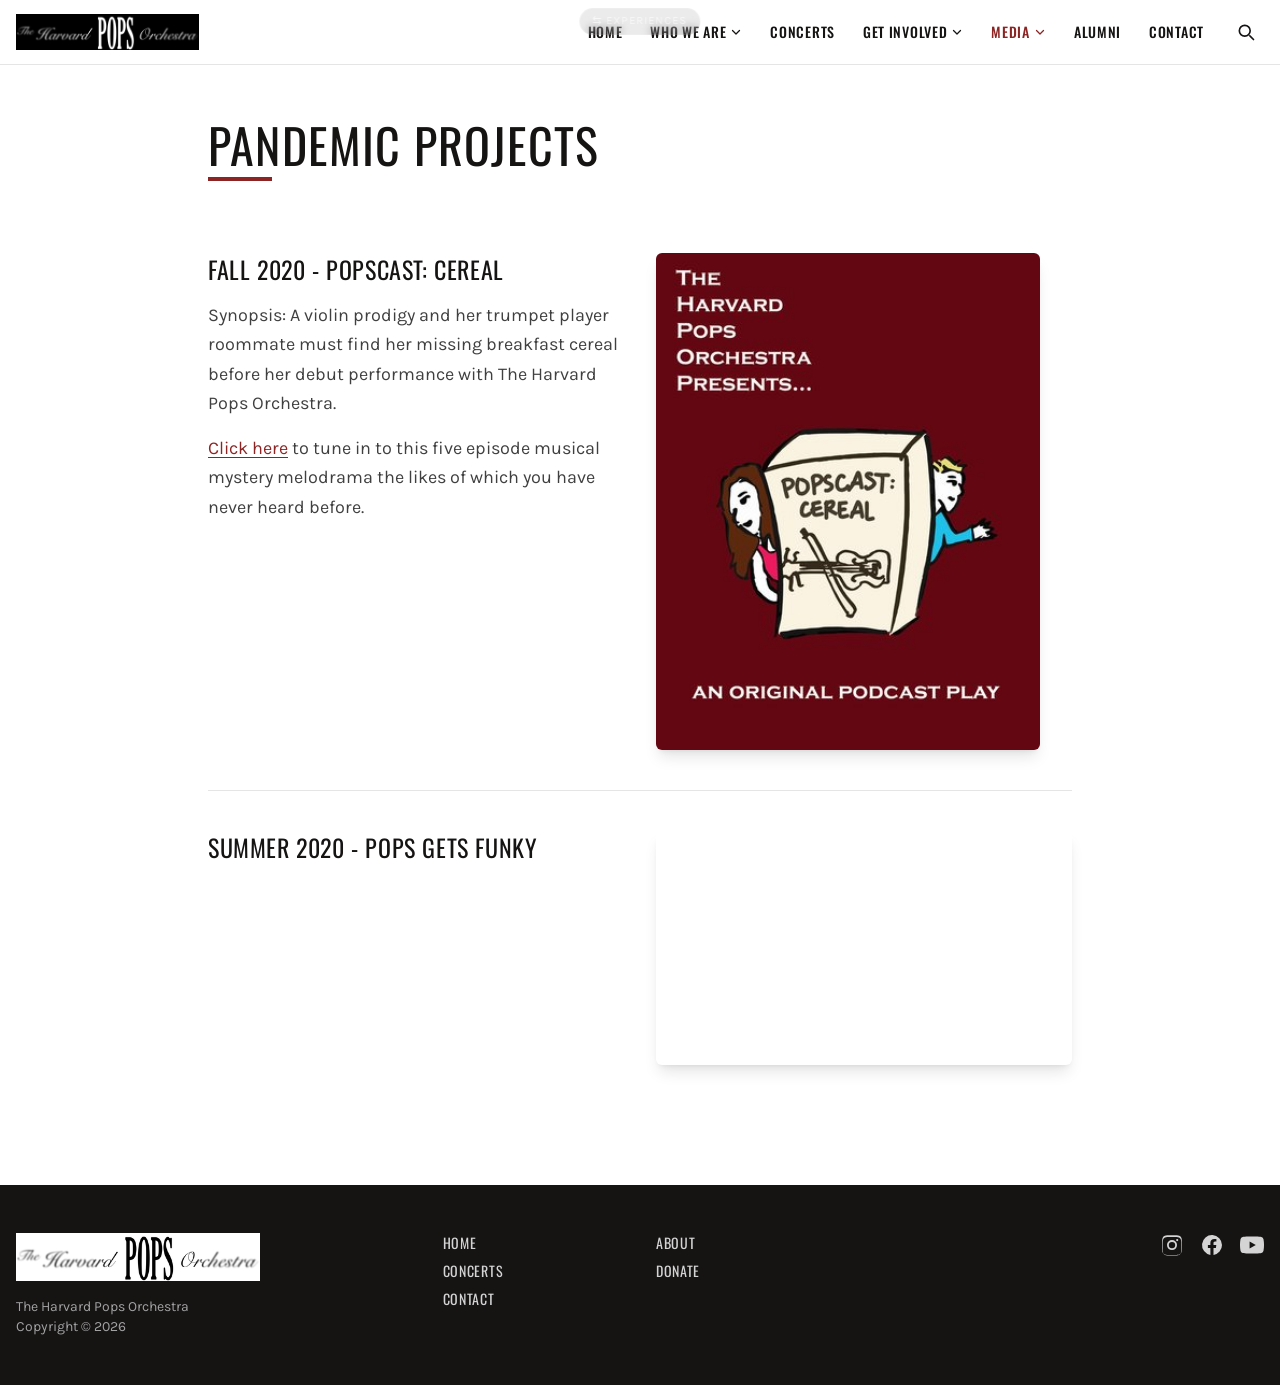
<file: classic/pandemic-projects.html>
<!DOCTYPE html>
<html lang="en" data-theme="light">
<head>
<meta charset="utf-8">
<meta name="viewport" content="width=device-width, initial-scale=1">
<title>The Harvard Pops Orchestra: Pandemic Projects</title>
<meta name="description" content="Pandemic projects of the Harvard Pops Orchestra">
<link rel="icon" href="../assets/img/logo/logo-inverted.png">
<link rel="preconnect" href="https://fonts.googleapis.com">
<link rel="preconnect" href="https://fonts.gstatic.com" crossorigin>
<link href="https://fonts.googleapis.com/css2?family=Oswald:wght@400;500;600;700&family=Karla:ital,wght@0,400;0,700;1,400&family=EB+Garamond:wght@400;500;600&display=swap" rel="stylesheet">
<link href="../assets/css/site.css" rel="stylesheet">
<style>
  body { font-family: 'Karla', sans-serif; color: #161313; background: #ffffff; }
  h1,h2,h3,h4,.font-display { font-family: 'Oswald', sans-serif; }
  .text-link { color: #8d2424; text-decoration: underline; text-underline-offset: 3px; }
  .text-link:hover { color: #5e1717; }
  .nav-drop { position: relative; }
  .nav-drop > .drop-panel { visibility: hidden; opacity: 0; transform: translateY(8px); transition: all .18s ease; }
  .nav-drop:hover > .drop-panel, .nav-drop:focus-within > .drop-panel { visibility: visible; opacity: 1; transform: translateY(0); }
  .hero-video-wrap { position: absolute; inset: 0; overflow: hidden; }
  .hero-video-wrap iframe {
    position: absolute; top: 50%; left: 50%;
    width: max(100vw, 177.78vh); height: max(100vh, 56.25vw);
    transform: translate(-50%, -50%); pointer-events: none; border: 0;
  }
  ::selection { background: #8d2424; color: #fff; }
</style>
</head>
<body>
<a href="../index.html" title="Back to the two experiences"
   class="fixed top-2 left-1/2 -translate-x-1/2 z-[90] text-[11px] uppercase tracking-widest px-3 py-1 rounded-full
          bg-black/20 text-white/70 backdrop-blur-sm border border-white/20
          opacity-40 hover:opacity-100 transition-opacity duration-300">&#8646; experiences</a>

<header class="sticky top-0 z-[80] bg-white/95 backdrop-blur border-b border-neutral-200">
  <div class="max-w-7xl mx-auto px-4 flex items-center justify-between h-16">
    <a href="index.html" class="flex items-center gap-3">
      <img src="../assets/img/logo/logo-inverted.png" alt="The Harvard Pops Orchestra" class="h-9 invert">
    </a>
    <nav class="hidden lg:flex items-center gap-1" aria-label="Main">
      <a href="index.html" class="px-3 py-2 uppercase tracking-wider text-sm font-display font-medium hover:text-crimson transition-colors text-ink">Home</a>
      <div class="nav-drop">
        <button class="px-3 py-2 uppercase tracking-wider text-sm font-display font-medium hover:text-crimson transition-colors text-ink flex items-center gap-1" aria-haspopup="true">Who We Are <svg class="w-3 h-3" fill="none" stroke="currentColor" viewBox="0 0 24 24"><path stroke-linecap="round" stroke-linejoin="round" stroke-width="2.5" d="M19 9l-7 7-7-7"/></svg></button>
        <div class="drop-panel absolute left-0 top-full pt-1 w-56">
          <div class="bg-white border border-neutral-200 shadow-xl rounded-md py-2">
            <a href="about.html" class="block px-4 py-2 text-sm hover:bg-neutral-50 hover:text-crimson">Our Story</a>
            <a href="board.html" class="block px-4 py-2 text-sm hover:bg-neutral-50 hover:text-crimson">Board</a>
            <a href="members.html" class="block px-4 py-2 text-sm hover:bg-neutral-50 hover:text-crimson">Members</a>
            <a href="conductor.html" class="block px-4 py-2 text-sm hover:bg-neutral-50 hover:text-crimson">Our Music Director</a>
          </div>
        </div>
      </div>
      <a href="concerts.html" class="px-3 py-2 uppercase tracking-wider text-sm font-display font-medium hover:text-crimson transition-colors text-ink">Concerts</a>
      <div class="nav-drop">
        <button class="px-3 py-2 uppercase tracking-wider text-sm font-display font-medium hover:text-crimson transition-colors text-ink flex items-center gap-1" aria-haspopup="true">Get Involved <svg class="w-3 h-3" fill="none" stroke="currentColor" viewBox="0 0 24 24"><path stroke-linecap="round" stroke-linejoin="round" stroke-width="2.5" d="M19 9l-7 7-7-7"/></svg></button>
        <div class="drop-panel absolute left-0 top-full pt-1 w-56">
          <div class="bg-white border border-neutral-200 shadow-xl rounded-md py-2">
            <a href="auditions.html" class="block px-4 py-2 text-sm hover:bg-neutral-50 hover:text-crimson">Auditions</a>
            <a href="policies.html" class="block px-4 py-2 text-sm hover:bg-neutral-50 hover:text-crimson">Member Policies</a>
            <a href="donate.html" class="block px-4 py-2 text-sm hover:bg-neutral-50 hover:text-crimson">Donate</a>
          </div>
        </div>
      </div>
      <div class="nav-drop">
        <button class="px-3 py-2 uppercase tracking-wider text-sm font-display font-medium hover:text-crimson transition-colors text-crimson flex items-center gap-1" aria-haspopup="true">Media <svg class="w-3 h-3" fill="none" stroke="currentColor" viewBox="0 0 24 24"><path stroke-linecap="round" stroke-linejoin="round" stroke-width="2.5" d="M19 9l-7 7-7-7"/></svg></button>
        <div class="drop-panel absolute left-0 top-full pt-1 w-56">
          <div class="bg-white border border-neutral-200 shadow-xl rounded-md py-2">
            <a href="pandemic-projects.html" class="block px-4 py-2 text-sm hover:bg-neutral-50 hover:text-crimson">Pandemic Projects</a>
            <a href="photos.html" class="block px-4 py-2 text-sm hover:bg-neutral-50 hover:text-crimson">Photos</a>
            <a href="https://www.youtube.com/@harvardpops4523" target="_blank" rel="noopener" class="block px-4 py-2 text-sm hover:bg-neutral-50 hover:text-crimson">Concert Videos &#8599;</a>
          </div>
        </div>
      </div>
      <a href="http://popsalumni.sigs.harvard.edu/" target="_blank" rel="noopener" class="px-3 py-2 uppercase tracking-wider text-sm font-display font-medium hover:text-crimson transition-colors text-ink">Alumni</a>
      <a href="contact.html" class="px-3 py-2 uppercase tracking-wider text-sm font-display font-medium hover:text-crimson transition-colors text-ink">Contact</a>
      <button onclick="searchModal.showModal()" class="ml-2 p-2 text-ink hover:text-crimson" aria-label="Search">
        <svg class="w-5 h-5" fill="none" stroke="currentColor" viewBox="0 0 24 24"><path stroke-linecap="round" stroke-linejoin="round" stroke-width="2" d="M21 21l-4.35-4.35M17 10.5a6.5 6.5 0 11-13 0 6.5 6.5 0 0113 0z"/></svg>
      </button>
    </nav>
    <div class="lg:hidden flex items-center gap-1">
      <button onclick="searchModal.showModal()" class="p-2" aria-label="Search">
        <svg class="w-5 h-5" fill="none" stroke="currentColor" viewBox="0 0 24 24"><path stroke-linecap="round" stroke-linejoin="round" stroke-width="2" d="M21 21l-4.35-4.35M17 10.5a6.5 6.5 0 11-13 0 6.5 6.5 0 0113 0z"/></svg>
      </button>
      <button onclick="document.getElementById('mobileMenu').classList.toggle('hidden')" class="p-2" aria-label="Menu">
        <svg class="w-6 h-6" fill="none" stroke="currentColor" viewBox="0 0 24 24"><path stroke-linecap="round" stroke-linejoin="round" stroke-width="2" d="M4 6h16M4 12h16M4 18h16"/></svg>
      </button>
    </div>
  </div>
  <div id="mobileMenu" class="hidden lg:hidden border-t border-neutral-200 bg-white max-h-[75vh] overflow-y-auto">
    <div class="px-4 py-3 space-y-1 text-sm">
      <a href="index.html" class="block py-2 font-display uppercase tracking-wider">Home</a>
      <p class="pt-2 text-xs uppercase tracking-widest text-neutral-400">Who We Are</p>
      <a href="about.html" class="block py-1.5 pl-3">Our Story</a>
      <a href="board.html" class="block py-1.5 pl-3">Board</a>
      <a href="members.html" class="block py-1.5 pl-3">Members</a>
      <a href="conductor.html" class="block py-1.5 pl-3">Our Music Director</a>
      <a href="concerts.html" class="block py-2 font-display uppercase tracking-wider">Concerts</a>
      <p class="pt-2 text-xs uppercase tracking-widest text-neutral-400">Get Involved</p>
      <a href="auditions.html" class="block py-1.5 pl-3">Auditions</a>
      <a href="policies.html" class="block py-1.5 pl-3">Member Policies</a>
      <a href="donate.html" class="block py-1.5 pl-3">Donate</a>
      <p class="pt-2 text-xs uppercase tracking-widest text-neutral-400">Media</p>
      <a href="pandemic-projects.html" class="block py-1.5 pl-3">Pandemic Projects</a>
      <a href="photos.html" class="block py-1.5 pl-3">Photos</a>
      <a href="https://www.youtube.com/@harvardpops4523" target="_blank" rel="noopener" class="block py-1.5 pl-3">Concert Videos &#8599;</a>
      <a href="http://popsalumni.sigs.harvard.edu/" target="_blank" rel="noopener" class="block py-2 font-display uppercase tracking-wider">Alumni</a>
      <a href="contact.html" class="block py-2 font-display uppercase tracking-wider">Contact</a>
    </div>
  </div>
</header>

<main>
<div class="max-w-4xl mx-auto px-4"><h1 class="text-4xl md:text-5xl font-display uppercase tracking-wide text-ink mt-14 mb-2">Pandemic Projects</h1><div class="w-16 h-1 bg-crimson mb-8"></div></div><div class="max-w-4xl mx-auto px-4">
  <section class="py-10 border-b border-neutral-200 last:border-0 grid md:grid-cols-2 gap-8 items-start">
    <div>
      <h2 class="font-display uppercase tracking-wide text-2xl text-ink mb-4">fall 2020 - popscast: cereal</h2>
      <div class="space-y-4 text-lg"><p class="leading-relaxed text-neutral-700">Synopsis: A violin prodigy and her trumpet player roommate must find her missing breakfast cereal before her debut performance with The Harvard Pops Orchestra.</p>
<p class="leading-relaxed text-neutral-700"><a class="text-link" href="https://anchor.fm/harvard-pops" target="_blank" rel="noopener">Click here</a> to tune in to this five episode musical mystery melodrama the likes of which you have never heard before.</p></div>
    </div>
    <img src="../assets/img/pages/popscast-poster.jpg" alt="Popscast: Cereal poster" class="w-full max-w-sm rounded-md shadow-lg" loading="lazy">
  </section>
  <section class="py-10 border-b border-neutral-200 last:border-0 grid md:grid-cols-2 gap-8 items-start">
    <div>
      <h2 class="font-display uppercase tracking-wide text-2xl text-ink mb-4">summer 2020 - POPS gets funky</h2>
      <div class="space-y-4 text-lg"></div>
    </div>
    <div class="aspect-video w-full rounded-md overflow-hidden shadow-lg"><iframe src="https://www.youtube.com/embed/W0EhRTzcydA" title="summer 2020 - POPS gets funky" class="w-full h-full" frameborder="0" allowfullscreen loading="lazy"></iframe></div>
  </section></div>
</main>

<footer class="bg-ink text-neutral-300 mt-20">
  <div class="max-w-7xl mx-auto px-4 py-12 grid gap-8 md:grid-cols-3 items-start">
    <div>
      <img src="../assets/img/logo/logo-inverted.png" alt="The Harvard Pops Orchestra" class="h-12 mb-4">
      <p class="text-sm text-neutral-400">The Harvard Pops Orchestra<br>Copyright &copy; 2026</p>
    </div>
    <nav class="grid grid-cols-2 gap-x-8 gap-y-2 text-sm uppercase tracking-wider font-display" aria-label="Footer">
      <a href="index.html" class="hover:text-white">Home</a>
      <a href="about.html" class="hover:text-white">About</a>
      <a href="concerts.html" class="hover:text-white">Concerts</a>
      <a href="donate.html" class="hover:text-white">Donate</a>
      <a href="contact.html" class="hover:text-white">Contact</a>
    </nav>
    <div class="flex md:justify-end gap-4">
      <a href="https://www.instagram.com/harvardpopsorchestra/" target="_blank" rel="noopener" aria-label="Instagram" class="hover:text-white">
        <svg class="w-6 h-6" fill="currentColor" viewBox="0 0 24 24"><path d="M12 2.2c3.2 0 3.6 0 4.8.1 1.2.1 1.9.2 2.3.4.6.2 1 .5 1.4.9.4.4.7.8.9 1.4.2.4.4 1.1.4 2.3.1 1.2.1 1.6.1 4.8s0 3.6-.1 4.8c-.1 1.2-.2 1.9-.4 2.3-.2.6-.5 1-.9 1.4-.4.4-.8.7-1.4.9-.4.2-1.1.4-2.3.4-1.2.1-1.6.1-4.8.1s-3.6 0-4.8-.1c-1.2-.1-1.9-.2-2.3-.4-.6-.2-1-.5-1.4-.9-.4-.4-.7-.8-.9-1.4-.2-.4-.4-1.1-.4-2.3-.1-1.2-.1-1.6-.1-4.8s0-3.6.1-4.8c.1-1.2.2-1.9.4-2.3.2-.6.5-1 .9-1.4.4-.4.8-.7 1.4-.9.4-.2 1.1-.4 2.3-.4 1.2-.1 1.6-.1 4.8-.1zm0 1.8c-3.1 0-3.5 0-4.7.1-1.1.1-1.7.2-2.1.4-.5.2-.9.4-1.2.8-.4.4-.6.7-.8 1.2-.2.4-.3 1-.4 2.1-.1 1.2-.1 1.6-.1 4.7s0 3.5.1 4.7c.1 1.1.2 1.7.4 2.1.2.5.4.9.8 1.2.4.4.7.6 1.2.8.4.2 1 .3 2.1.4 1.2.1 1.6.1 4.7.1s3.5 0 4.7-.1c1.1-.1 1.7-.2 2.1-.4.5-.2.9-.4 1.2-.8.4-.4.6-.7.8-1.2.2-.4.3-1 .4-2.1.1-1.2.1-1.6.1-4.7s0-3.5-.1-4.7c-.1-1.1-.2-1.7-.4-2.1-.2-.5-.4-.9-.8-1.2-.4-.4-.7-.6-1.2-.8-.4-.2-1-.3-2.1-.4-1.2-.1-1.6-.1-4.7-.1zm0 3.1a5 5 0 110 10 5 5 0 010-10zm0 1.8a3.2 3.2 0 100 6.4 3.2 3.2 0 000-6.4zm5.2-2.9a1.1 1.1 0 110 2.2 1.1 1.1 0 010-2.2z"/></svg>
      </a>
      <a href="https://www.facebook.com/harvard.pops.orchestra" target="_blank" rel="noopener" aria-label="Facebook" class="hover:text-white">
        <svg class="w-6 h-6" fill="currentColor" viewBox="0 0 24 24"><path d="M22 12a10 10 0 10-11.6 9.9v-7H7.9V12h2.5V9.8c0-2.5 1.5-3.9 3.8-3.9 1.1 0 2.2.2 2.2.2v2.5h-1.3c-1.2 0-1.6.8-1.6 1.6V12h2.8l-.4 2.9h-2.4v7A10 10 0 0022 12z"/></svg>
      </a>
      <a href="https://www.youtube.com/@harvardpops4523" target="_blank" rel="noopener" aria-label="YouTube" class="hover:text-white">
        <svg class="w-6 h-6" fill="currentColor" viewBox="0 0 24 24"><path d="M23.5 6.2a3 3 0 00-2.1-2.2C19.5 3.5 12 3.5 12 3.5s-7.5 0-9.4.5A3 3 0 00.5 6.2 31.3 31.3 0 000 12a31.3 31.3 0 00.5 5.8 3 3 0 002.1 2.2c1.9.5 9.4.5 9.4.5s7.5 0 9.4-.5a3 3 0 002.1-2.2A31.3 31.3 0 0024 12a31.3 31.3 0 00-.5-5.8zM9.6 15.6V8.4L15.8 12l-6.2 3.6z"/></svg>
      </a>
    </div>
  </div>
</footer>

<dialog id="searchModal" class="modal">
  <div class="modal-box max-w-xl bg-white">
    <h3 class="font-display uppercase tracking-wider text-lg mb-3">Search</h3>
    <input id="searchInput" type="text" placeholder="Search the site&hellip;"
           class="input input-bordered w-full bg-white" oninput="doSearch(this.value)" autocomplete="off">
    <ul id="searchResults" class="mt-4 space-y-1"></ul>
    <div class="modal-action">
      <form method="dialog"><button class="btn btn-sm">Close</button></form>
    </div>
  </div>
  <form method="dialog" class="modal-backdrop"><button>close</button></form>
</dialog>
<script>
const SEARCH_INDEX = [["Home", "index.html", "You've heard of musical theater. We bring you theatrical music. Harvard Pops Orchestra student-run full symphonic orchestra tickets fall 2026 concert"], ["Our Story", "about.html", "Founded in 1996 by Eric Damast. Full symphonic orchestra conducted by Allen Feinstein. Theatrical music productions, themed concerts, Lowell Lecture Hall, SOCH."], ["Board", "board.html", "Board 2026 co-presidents treasurer operations creative team social chair snack sensei ticket manager publicity librarians alumni stage manager webmaster attendance production program historian student conductor lead arranger"], ["Members", "members.html", "Members violin viola cello contrabass flute piccolo oboe clarinet saxophone french horn trumpet trombone piano percussion concertmaster principal"], ["Our Music Director", "conductor.html", "Allen Feinstein music director since 1998. Conductor composer professor Northeastern University Hasty Pudding Theatricals."], ["Concerts", "concerts.html", "Pops meets its Quadfather. Upcoming and past concerts, posters, descriptions, tickets, Lowell Lecture Hall."], ["Auditions", "auditions.html", "Join us. Welcome class of 2030. Audition sign-ups, solo excerpt, sight-reading, low stress, email list."], ["Member Policies", "policies.html", "The rules. Attendance policy rehearsal Tuesday. Ticket sales five tickets. Postering."], ["Donate", "donate.html", "Donate donation form endowment endowed chairs baked goods cookies support."], ["Pandemic Projects", "pandemic-projects.html", "Popscast: Cereal podcast musical mystery melodrama. Pops gets funky."], ["Photos", "photos.html", "Photos galleries. Pops breaks a leg 2018. Mission Impopsible 2017. 20th Anniversary Alumni Concert. Humanitarian of the year."], ["Contact", "contact.html", "Get in touch. Email harvardpops@gmail.com. Facebook Instagram. Question comment form."]];
function doSearch(q) {
  const ul = document.getElementById('searchResults');
  ul.innerHTML = '';
  q = q.trim().toLowerCase();
  if (!q) return;
  SEARCH_INDEX.filter(([t, u, body]) =>
    (t + ' ' + body).toLowerCase().includes(q)
  ).forEach(([t, u]) => {
    const li = document.createElement('li');
    const a = document.createElement('a');
    a.href = u; a.textContent = t;
    a.className = 'block px-3 py-2 rounded hover:bg-neutral-100 text-crimson font-display uppercase tracking-wide text-sm';
    li.appendChild(a); ul.appendChild(li);
  });
  if (!ul.children.length) ul.innerHTML = '<li class="px-3 py-2 text-sm text-neutral-400">No results.</li>';
}
</script>

</body>
</html>
</file>
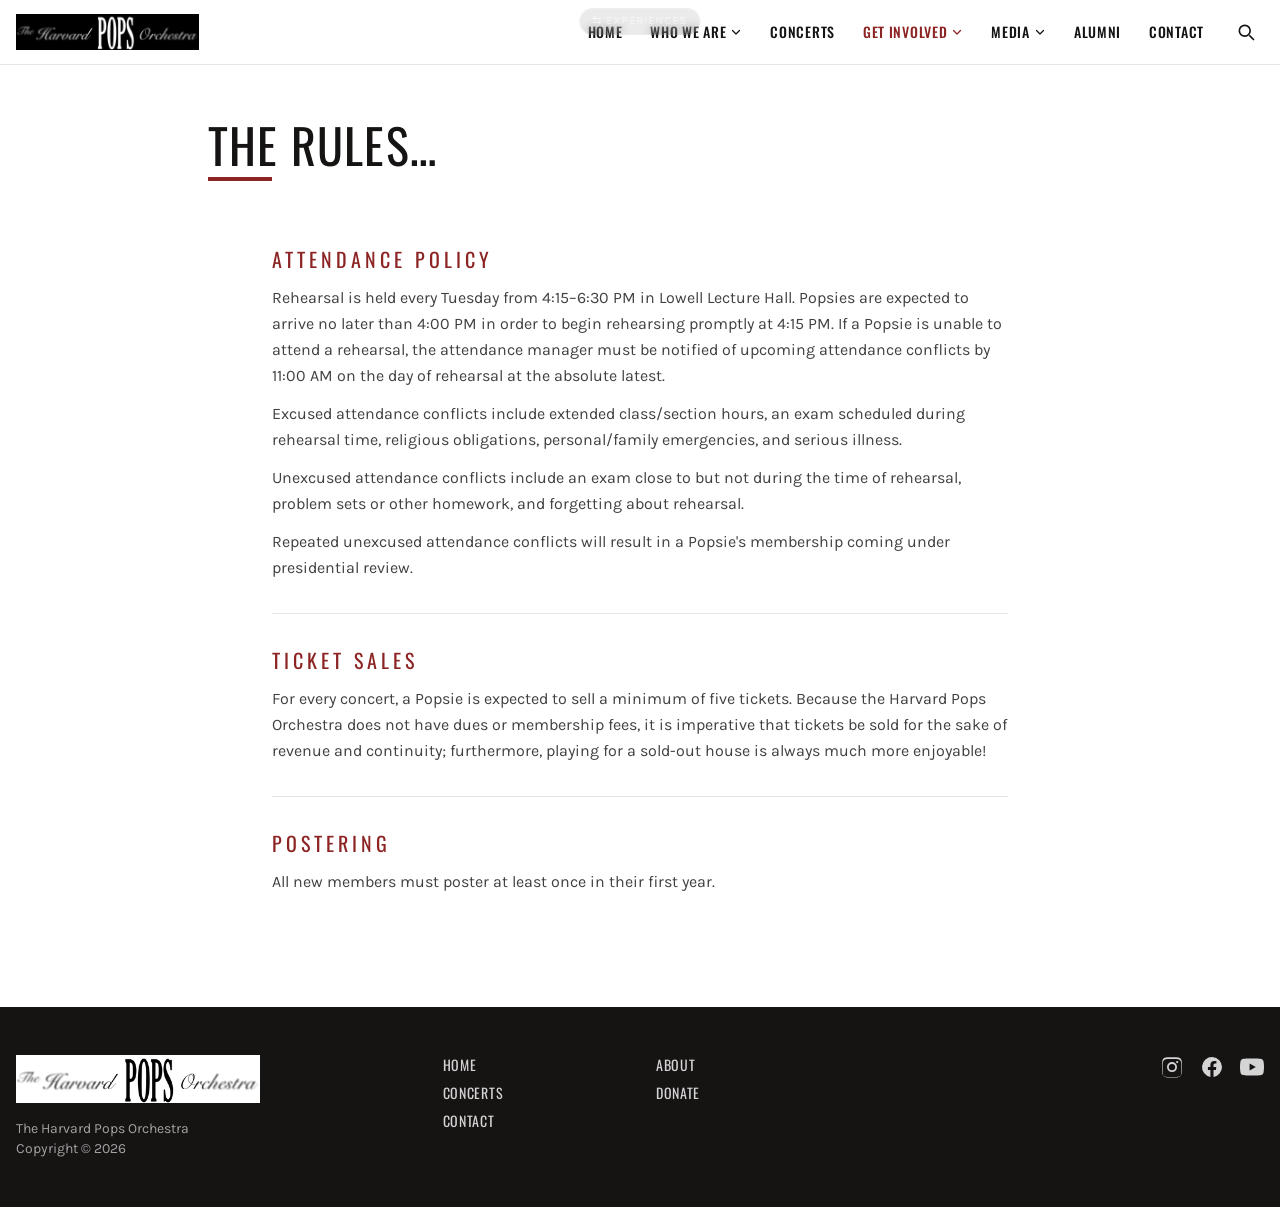
<file: classic/policies.html>
<!DOCTYPE html>
<html lang="en" data-theme="light">
<head>
<meta charset="utf-8">
<meta name="viewport" content="width=device-width, initial-scale=1">
<title>The Harvard Pops Orchestra: Member Policies</title>
<meta name="description" content="Member policies of the Harvard Pops Orchestra">
<link rel="icon" href="../assets/img/logo/logo-inverted.png">
<link rel="preconnect" href="https://fonts.googleapis.com">
<link rel="preconnect" href="https://fonts.gstatic.com" crossorigin>
<link href="https://fonts.googleapis.com/css2?family=Oswald:wght@400;500;600;700&family=Karla:ital,wght@0,400;0,700;1,400&family=EB+Garamond:wght@400;500;600&display=swap" rel="stylesheet">
<link href="../assets/css/site.css" rel="stylesheet">
<style>
  body { font-family: 'Karla', sans-serif; color: #161313; background: #ffffff; }
  h1,h2,h3,h4,.font-display { font-family: 'Oswald', sans-serif; }
  .text-link { color: #8d2424; text-decoration: underline; text-underline-offset: 3px; }
  .text-link:hover { color: #5e1717; }
  .nav-drop { position: relative; }
  .nav-drop > .drop-panel { visibility: hidden; opacity: 0; transform: translateY(8px); transition: all .18s ease; }
  .nav-drop:hover > .drop-panel, .nav-drop:focus-within > .drop-panel { visibility: visible; opacity: 1; transform: translateY(0); }
  .hero-video-wrap { position: absolute; inset: 0; overflow: hidden; }
  .hero-video-wrap iframe {
    position: absolute; top: 50%; left: 50%;
    width: max(100vw, 177.78vh); height: max(100vh, 56.25vw);
    transform: translate(-50%, -50%); pointer-events: none; border: 0;
  }
  ::selection { background: #8d2424; color: #fff; }
</style>
</head>
<body>
<a href="../index.html" title="Back to the two experiences"
   class="fixed top-2 left-1/2 -translate-x-1/2 z-[90] text-[11px] uppercase tracking-widest px-3 py-1 rounded-full
          bg-black/20 text-white/70 backdrop-blur-sm border border-white/20
          opacity-40 hover:opacity-100 transition-opacity duration-300">&#8646; experiences</a>

<header class="sticky top-0 z-[80] bg-white/95 backdrop-blur border-b border-neutral-200">
  <div class="max-w-7xl mx-auto px-4 flex items-center justify-between h-16">
    <a href="index.html" class="flex items-center gap-3">
      <img src="../assets/img/logo/logo-inverted.png" alt="The Harvard Pops Orchestra" class="h-9 invert">
    </a>
    <nav class="hidden lg:flex items-center gap-1" aria-label="Main">
      <a href="index.html" class="px-3 py-2 uppercase tracking-wider text-sm font-display font-medium hover:text-crimson transition-colors text-ink">Home</a>
      <div class="nav-drop">
        <button class="px-3 py-2 uppercase tracking-wider text-sm font-display font-medium hover:text-crimson transition-colors text-ink flex items-center gap-1" aria-haspopup="true">Who We Are <svg class="w-3 h-3" fill="none" stroke="currentColor" viewBox="0 0 24 24"><path stroke-linecap="round" stroke-linejoin="round" stroke-width="2.5" d="M19 9l-7 7-7-7"/></svg></button>
        <div class="drop-panel absolute left-0 top-full pt-1 w-56">
          <div class="bg-white border border-neutral-200 shadow-xl rounded-md py-2">
            <a href="about.html" class="block px-4 py-2 text-sm hover:bg-neutral-50 hover:text-crimson">Our Story</a>
            <a href="board.html" class="block px-4 py-2 text-sm hover:bg-neutral-50 hover:text-crimson">Board</a>
            <a href="members.html" class="block px-4 py-2 text-sm hover:bg-neutral-50 hover:text-crimson">Members</a>
            <a href="conductor.html" class="block px-4 py-2 text-sm hover:bg-neutral-50 hover:text-crimson">Our Music Director</a>
          </div>
        </div>
      </div>
      <a href="concerts.html" class="px-3 py-2 uppercase tracking-wider text-sm font-display font-medium hover:text-crimson transition-colors text-ink">Concerts</a>
      <div class="nav-drop">
        <button class="px-3 py-2 uppercase tracking-wider text-sm font-display font-medium hover:text-crimson transition-colors text-crimson flex items-center gap-1" aria-haspopup="true">Get Involved <svg class="w-3 h-3" fill="none" stroke="currentColor" viewBox="0 0 24 24"><path stroke-linecap="round" stroke-linejoin="round" stroke-width="2.5" d="M19 9l-7 7-7-7"/></svg></button>
        <div class="drop-panel absolute left-0 top-full pt-1 w-56">
          <div class="bg-white border border-neutral-200 shadow-xl rounded-md py-2">
            <a href="auditions.html" class="block px-4 py-2 text-sm hover:bg-neutral-50 hover:text-crimson">Auditions</a>
            <a href="policies.html" class="block px-4 py-2 text-sm hover:bg-neutral-50 hover:text-crimson">Member Policies</a>
            <a href="donate.html" class="block px-4 py-2 text-sm hover:bg-neutral-50 hover:text-crimson">Donate</a>
          </div>
        </div>
      </div>
      <div class="nav-drop">
        <button class="px-3 py-2 uppercase tracking-wider text-sm font-display font-medium hover:text-crimson transition-colors text-ink flex items-center gap-1" aria-haspopup="true">Media <svg class="w-3 h-3" fill="none" stroke="currentColor" viewBox="0 0 24 24"><path stroke-linecap="round" stroke-linejoin="round" stroke-width="2.5" d="M19 9l-7 7-7-7"/></svg></button>
        <div class="drop-panel absolute left-0 top-full pt-1 w-56">
          <div class="bg-white border border-neutral-200 shadow-xl rounded-md py-2">
            <a href="pandemic-projects.html" class="block px-4 py-2 text-sm hover:bg-neutral-50 hover:text-crimson">Pandemic Projects</a>
            <a href="photos.html" class="block px-4 py-2 text-sm hover:bg-neutral-50 hover:text-crimson">Photos</a>
            <a href="https://www.youtube.com/@harvardpops4523" target="_blank" rel="noopener" class="block px-4 py-2 text-sm hover:bg-neutral-50 hover:text-crimson">Concert Videos &#8599;</a>
          </div>
        </div>
      </div>
      <a href="http://popsalumni.sigs.harvard.edu/" target="_blank" rel="noopener" class="px-3 py-2 uppercase tracking-wider text-sm font-display font-medium hover:text-crimson transition-colors text-ink">Alumni</a>
      <a href="contact.html" class="px-3 py-2 uppercase tracking-wider text-sm font-display font-medium hover:text-crimson transition-colors text-ink">Contact</a>
      <button onclick="searchModal.showModal()" class="ml-2 p-2 text-ink hover:text-crimson" aria-label="Search">
        <svg class="w-5 h-5" fill="none" stroke="currentColor" viewBox="0 0 24 24"><path stroke-linecap="round" stroke-linejoin="round" stroke-width="2" d="M21 21l-4.35-4.35M17 10.5a6.5 6.5 0 11-13 0 6.5 6.5 0 0113 0z"/></svg>
      </button>
    </nav>
    <div class="lg:hidden flex items-center gap-1">
      <button onclick="searchModal.showModal()" class="p-2" aria-label="Search">
        <svg class="w-5 h-5" fill="none" stroke="currentColor" viewBox="0 0 24 24"><path stroke-linecap="round" stroke-linejoin="round" stroke-width="2" d="M21 21l-4.35-4.35M17 10.5a6.5 6.5 0 11-13 0 6.5 6.5 0 0113 0z"/></svg>
      </button>
      <button onclick="document.getElementById('mobileMenu').classList.toggle('hidden')" class="p-2" aria-label="Menu">
        <svg class="w-6 h-6" fill="none" stroke="currentColor" viewBox="0 0 24 24"><path stroke-linecap="round" stroke-linejoin="round" stroke-width="2" d="M4 6h16M4 12h16M4 18h16"/></svg>
      </button>
    </div>
  </div>
  <div id="mobileMenu" class="hidden lg:hidden border-t border-neutral-200 bg-white max-h-[75vh] overflow-y-auto">
    <div class="px-4 py-3 space-y-1 text-sm">
      <a href="index.html" class="block py-2 font-display uppercase tracking-wider">Home</a>
      <p class="pt-2 text-xs uppercase tracking-widest text-neutral-400">Who We Are</p>
      <a href="about.html" class="block py-1.5 pl-3">Our Story</a>
      <a href="board.html" class="block py-1.5 pl-3">Board</a>
      <a href="members.html" class="block py-1.5 pl-3">Members</a>
      <a href="conductor.html" class="block py-1.5 pl-3">Our Music Director</a>
      <a href="concerts.html" class="block py-2 font-display uppercase tracking-wider">Concerts</a>
      <p class="pt-2 text-xs uppercase tracking-widest text-neutral-400">Get Involved</p>
      <a href="auditions.html" class="block py-1.5 pl-3">Auditions</a>
      <a href="policies.html" class="block py-1.5 pl-3">Member Policies</a>
      <a href="donate.html" class="block py-1.5 pl-3">Donate</a>
      <p class="pt-2 text-xs uppercase tracking-widest text-neutral-400">Media</p>
      <a href="pandemic-projects.html" class="block py-1.5 pl-3">Pandemic Projects</a>
      <a href="photos.html" class="block py-1.5 pl-3">Photos</a>
      <a href="https://www.youtube.com/@harvardpops4523" target="_blank" rel="noopener" class="block py-1.5 pl-3">Concert Videos &#8599;</a>
      <a href="http://popsalumni.sigs.harvard.edu/" target="_blank" rel="noopener" class="block py-2 font-display uppercase tracking-wider">Alumni</a>
      <a href="contact.html" class="block py-2 font-display uppercase tracking-wider">Contact</a>
    </div>
  </div>
</header>

<main>
<div class="max-w-4xl mx-auto px-4"><h1 class="text-4xl md:text-5xl font-display uppercase tracking-wide text-ink mt-14 mb-2">The Rules&hellip;</h1><div class="w-16 h-1 bg-crimson mb-8"></div></div><div class="max-w-3xl mx-auto px-4">
  <section class="py-8 border-b border-neutral-200 last:border-0">
    <h2 class="font-display uppercase tracking-[0.2em] text-crimson text-xl">Attendance policy</h2>
    <p class="leading-relaxed text-neutral-700 mt-3">Rehearsal is held every Tuesday from 4:15–6:30 PM in Lowell Lecture Hall. Popsies are expected to arrive no later than 4:00 PM in order to begin rehearsing promptly at 4:15 PM. If a Popsie is unable to attend a rehearsal, the attendance manager must be notified of upcoming attendance conflicts by 11:00 AM on the day of rehearsal at the absolute latest.</p>
<p class="leading-relaxed text-neutral-700 mt-3">Excused attendance conflicts include extended class/section hours, an exam scheduled during rehearsal time, religious obligations, personal/family emergencies, and serious illness.</p>
<p class="leading-relaxed text-neutral-700 mt-3">Unexcused attendance conflicts include an exam close to but not during the time of rehearsal, problem sets or other homework, and forgetting about rehearsal.</p>
<p class="leading-relaxed text-neutral-700 mt-3">Repeated unexcused attendance conflicts will result in a Popsie&#x27;s membership coming under presidential review.</p>
  </section>
  <section class="py-8 border-b border-neutral-200 last:border-0">
    <h2 class="font-display uppercase tracking-[0.2em] text-crimson text-xl">Ticket sales</h2>
    <p class="leading-relaxed text-neutral-700 mt-3">For every concert, a Popsie is expected to sell a minimum of five tickets. Because the Harvard Pops Orchestra does not have dues or membership fees, it is imperative that tickets be sold for the sake of revenue and continuity; furthermore, playing for a sold-out house is always much more enjoyable!</p>
  </section>
  <section class="py-8 border-b border-neutral-200 last:border-0">
    <h2 class="font-display uppercase tracking-[0.2em] text-crimson text-xl">Postering</h2>
    <p class="leading-relaxed text-neutral-700 mt-3">All new members must poster at least once in their first year.</p>
  </section></div>
</main>

<footer class="bg-ink text-neutral-300 mt-20">
  <div class="max-w-7xl mx-auto px-4 py-12 grid gap-8 md:grid-cols-3 items-start">
    <div>
      <img src="../assets/img/logo/logo-inverted.png" alt="The Harvard Pops Orchestra" class="h-12 mb-4">
      <p class="text-sm text-neutral-400">The Harvard Pops Orchestra<br>Copyright &copy; 2026</p>
    </div>
    <nav class="grid grid-cols-2 gap-x-8 gap-y-2 text-sm uppercase tracking-wider font-display" aria-label="Footer">
      <a href="index.html" class="hover:text-white">Home</a>
      <a href="about.html" class="hover:text-white">About</a>
      <a href="concerts.html" class="hover:text-white">Concerts</a>
      <a href="donate.html" class="hover:text-white">Donate</a>
      <a href="contact.html" class="hover:text-white">Contact</a>
    </nav>
    <div class="flex md:justify-end gap-4">
      <a href="https://www.instagram.com/harvardpopsorchestra/" target="_blank" rel="noopener" aria-label="Instagram" class="hover:text-white">
        <svg class="w-6 h-6" fill="currentColor" viewBox="0 0 24 24"><path d="M12 2.2c3.2 0 3.6 0 4.8.1 1.2.1 1.9.2 2.3.4.6.2 1 .5 1.4.9.4.4.7.8.9 1.4.2.4.4 1.1.4 2.3.1 1.2.1 1.6.1 4.8s0 3.6-.1 4.8c-.1 1.2-.2 1.9-.4 2.3-.2.6-.5 1-.9 1.4-.4.4-.8.7-1.4.9-.4.2-1.1.4-2.3.4-1.2.1-1.6.1-4.8.1s-3.6 0-4.8-.1c-1.2-.1-1.9-.2-2.3-.4-.6-.2-1-.5-1.4-.9-.4-.4-.7-.8-.9-1.4-.2-.4-.4-1.1-.4-2.3-.1-1.2-.1-1.6-.1-4.8s0-3.6.1-4.8c.1-1.2.2-1.9.4-2.3.2-.6.5-1 .9-1.4.4-.4.8-.7 1.4-.9.4-.2 1.1-.4 2.3-.4 1.2-.1 1.6-.1 4.8-.1zm0 1.8c-3.1 0-3.5 0-4.7.1-1.1.1-1.7.2-2.1.4-.5.2-.9.4-1.2.8-.4.4-.6.7-.8 1.2-.2.4-.3 1-.4 2.1-.1 1.2-.1 1.6-.1 4.7s0 3.5.1 4.7c.1 1.1.2 1.7.4 2.1.2.5.4.9.8 1.2.4.4.7.6 1.2.8.4.2 1 .3 2.1.4 1.2.1 1.6.1 4.7.1s3.5 0 4.7-.1c1.1-.1 1.7-.2 2.1-.4.5-.2.9-.4 1.2-.8.4-.4.6-.7.8-1.2.2-.4.3-1 .4-2.1.1-1.2.1-1.6.1-4.7s0-3.5-.1-4.7c-.1-1.1-.2-1.7-.4-2.1-.2-.5-.4-.9-.8-1.2-.4-.4-.7-.6-1.2-.8-.4-.2-1-.3-2.1-.4-1.2-.1-1.6-.1-4.7-.1zm0 3.1a5 5 0 110 10 5 5 0 010-10zm0 1.8a3.2 3.2 0 100 6.4 3.2 3.2 0 000-6.4zm5.2-2.9a1.1 1.1 0 110 2.2 1.1 1.1 0 010-2.2z"/></svg>
      </a>
      <a href="https://www.facebook.com/harvard.pops.orchestra" target="_blank" rel="noopener" aria-label="Facebook" class="hover:text-white">
        <svg class="w-6 h-6" fill="currentColor" viewBox="0 0 24 24"><path d="M22 12a10 10 0 10-11.6 9.9v-7H7.9V12h2.5V9.8c0-2.5 1.5-3.9 3.8-3.9 1.1 0 2.2.2 2.2.2v2.5h-1.3c-1.2 0-1.6.8-1.6 1.6V12h2.8l-.4 2.9h-2.4v7A10 10 0 0022 12z"/></svg>
      </a>
      <a href="https://www.youtube.com/@harvardpops4523" target="_blank" rel="noopener" aria-label="YouTube" class="hover:text-white">
        <svg class="w-6 h-6" fill="currentColor" viewBox="0 0 24 24"><path d="M23.5 6.2a3 3 0 00-2.1-2.2C19.5 3.5 12 3.5 12 3.5s-7.5 0-9.4.5A3 3 0 00.5 6.2 31.3 31.3 0 000 12a31.3 31.3 0 00.5 5.8 3 3 0 002.1 2.2c1.9.5 9.4.5 9.4.5s7.5 0 9.4-.5a3 3 0 002.1-2.2A31.3 31.3 0 0024 12a31.3 31.3 0 00-.5-5.8zM9.6 15.6V8.4L15.8 12l-6.2 3.6z"/></svg>
      </a>
    </div>
  </div>
</footer>

<dialog id="searchModal" class="modal">
  <div class="modal-box max-w-xl bg-white">
    <h3 class="font-display uppercase tracking-wider text-lg mb-3">Search</h3>
    <input id="searchInput" type="text" placeholder="Search the site&hellip;"
           class="input input-bordered w-full bg-white" oninput="doSearch(this.value)" autocomplete="off">
    <ul id="searchResults" class="mt-4 space-y-1"></ul>
    <div class="modal-action">
      <form method="dialog"><button class="btn btn-sm">Close</button></form>
    </div>
  </div>
  <form method="dialog" class="modal-backdrop"><button>close</button></form>
</dialog>
<script>
const SEARCH_INDEX = [["Home", "index.html", "You've heard of musical theater. We bring you theatrical music. Harvard Pops Orchestra student-run full symphonic orchestra tickets fall 2026 concert"], ["Our Story", "about.html", "Founded in 1996 by Eric Damast. Full symphonic orchestra conducted by Allen Feinstein. Theatrical music productions, themed concerts, Lowell Lecture Hall, SOCH."], ["Board", "board.html", "Board 2026 co-presidents treasurer operations creative team social chair snack sensei ticket manager publicity librarians alumni stage manager webmaster attendance production program historian student conductor lead arranger"], ["Members", "members.html", "Members violin viola cello contrabass flute piccolo oboe clarinet saxophone french horn trumpet trombone piano percussion concertmaster principal"], ["Our Music Director", "conductor.html", "Allen Feinstein music director since 1998. Conductor composer professor Northeastern University Hasty Pudding Theatricals."], ["Concerts", "concerts.html", "Pops meets its Quadfather. Upcoming and past concerts, posters, descriptions, tickets, Lowell Lecture Hall."], ["Auditions", "auditions.html", "Join us. Welcome class of 2030. Audition sign-ups, solo excerpt, sight-reading, low stress, email list."], ["Member Policies", "policies.html", "The rules. Attendance policy rehearsal Tuesday. Ticket sales five tickets. Postering."], ["Donate", "donate.html", "Donate donation form endowment endowed chairs baked goods cookies support."], ["Pandemic Projects", "pandemic-projects.html", "Popscast: Cereal podcast musical mystery melodrama. Pops gets funky."], ["Photos", "photos.html", "Photos galleries. Pops breaks a leg 2018. Mission Impopsible 2017. 20th Anniversary Alumni Concert. Humanitarian of the year."], ["Contact", "contact.html", "Get in touch. Email harvardpops@gmail.com. Facebook Instagram. Question comment form."]];
function doSearch(q) {
  const ul = document.getElementById('searchResults');
  ul.innerHTML = '';
  q = q.trim().toLowerCase();
  if (!q) return;
  SEARCH_INDEX.filter(([t, u, body]) =>
    (t + ' ' + body).toLowerCase().includes(q)
  ).forEach(([t, u]) => {
    const li = document.createElement('li');
    const a = document.createElement('a');
    a.href = u; a.textContent = t;
    a.className = 'block px-3 py-2 rounded hover:bg-neutral-100 text-crimson font-display uppercase tracking-wide text-sm';
    li.appendChild(a); ul.appendChild(li);
  });
  if (!ul.children.length) ul.innerHTML = '<li class="px-3 py-2 text-sm text-neutral-400">No results.</li>';
}
</script>

</body>
</html>
</file>
<file: assets/css/site.css>
*,:after,:before{--tw-border-spacing-x:0;--tw-border-spacing-y:0;--tw-translate-x:0;--tw-translate-y:0;--tw-rotate:0;--tw-skew-x:0;--tw-skew-y:0;--tw-scale-x:1;--tw-scale-y:1;--tw-pan-x: ;--tw-pan-y: ;--tw-pinch-zoom: ;--tw-scroll-snap-strictness:proximity;--tw-gradient-from-position: ;--tw-gradient-via-position: ;--tw-gradient-to-position: ;--tw-ordinal: ;--tw-slashed-zero: ;--tw-numeric-figure: ;--tw-numeric-spacing: ;--tw-numeric-fraction: ;--tw-ring-inset: ;--tw-ring-offset-width:0px;--tw-ring-offset-color:#fff;--tw-ring-color:rgba(59,130,246,.5);--tw-ring-offset-shadow:0 0 #0000;--tw-ring-shadow:0 0 #0000;--tw-shadow:0 0 #0000;--tw-shadow-colored:0 0 #0000;--tw-blur: ;--tw-brightness: ;--tw-contrast: ;--tw-grayscale: ;--tw-hue-rotate: ;--tw-invert: ;--tw-saturate: ;--tw-sepia: ;--tw-drop-shadow: ;--tw-backdrop-blur: ;--tw-backdrop-brightness: ;--tw-backdrop-contrast: ;--tw-backdrop-grayscale: ;--tw-backdrop-hue-rotate: ;--tw-backdrop-invert: ;--tw-backdrop-opacity: ;--tw-backdrop-saturate: ;--tw-backdrop-sepia: ;--tw-contain-size: ;--tw-contain-layout: ;--tw-contain-paint: ;--tw-contain-style: }::backdrop{--tw-border-spacing-x:0;--tw-border-spacing-y:0;--tw-translate-x:0;--tw-translate-y:0;--tw-rotate:0;--tw-skew-x:0;--tw-skew-y:0;--tw-scale-x:1;--tw-scale-y:1;--tw-pan-x: ;--tw-pan-y: ;--tw-pinch-zoom: ;--tw-scroll-snap-strictness:proximity;--tw-gradient-from-position: ;--tw-gradient-via-position: ;--tw-gradient-to-position: ;--tw-ordinal: ;--tw-slashed-zero: ;--tw-numeric-figure: ;--tw-numeric-spacing: ;--tw-numeric-fraction: ;--tw-ring-inset: ;--tw-ring-offset-width:0px;--tw-ring-offset-color:#fff;--tw-ring-color:rgba(59,130,246,.5);--tw-ring-offset-shadow:0 0 #0000;--tw-ring-shadow:0 0 #0000;--tw-shadow:0 0 #0000;--tw-shadow-colored:0 0 #0000;--tw-blur: ;--tw-brightness: ;--tw-contrast: ;--tw-grayscale: ;--tw-hue-rotate: ;--tw-invert: ;--tw-saturate: ;--tw-sepia: ;--tw-drop-shadow: ;--tw-backdrop-blur: ;--tw-backdrop-brightness: ;--tw-backdrop-contrast: ;--tw-backdrop-grayscale: ;--tw-backdrop-hue-rotate: ;--tw-backdrop-invert: ;--tw-backdrop-opacity: ;--tw-backdrop-saturate: ;--tw-backdrop-sepia: ;--tw-contain-size: ;--tw-contain-layout: ;--tw-contain-paint: ;--tw-contain-style: }/*! tailwindcss v3.4.16 | MIT License | https://tailwindcss.com*/*,:after,:before{box-sizing:border-box;border:0 solid #e5e7eb}:after,:before{--tw-content:""}:host,html{line-height:1.5;-webkit-text-size-adjust:100%;-moz-tab-size:4;-o-tab-size:4;tab-size:4;font-family:ui-sans-serif,system-ui,sans-serif,Apple Color Emoji,Segoe UI Emoji,Segoe UI Symbol,Noto Color Emoji;font-feature-settings:normal;font-variation-settings:normal;-webkit-tap-highlight-color:transparent}body{margin:0;line-height:inherit}hr{height:0;color:inherit;border-top-width:1px}abbr:where([title]){-webkit-text-decoration:underline dotted;text-decoration:underline dotted}h1,h2,h3,h4,h5,h6{font-size:inherit;font-weight:inherit}a{color:inherit;text-decoration:inherit}b,strong{font-weight:bolder}code,kbd,pre,samp{font-family:ui-monospace,SFMono-Regular,Menlo,Monaco,Consolas,Liberation Mono,Courier New,monospace;font-feature-settings:normal;font-variation-settings:normal;font-size:1em}small{font-size:80%}sub,sup{font-size:75%;line-height:0;position:relative;vertical-align:baseline}sub{bottom:-.25em}sup{top:-.5em}table{text-indent:0;border-color:inherit;border-collapse:collapse}button,input,optgroup,select,textarea{font-family:inherit;font-feature-settings:inherit;font-variation-settings:inherit;font-size:100%;font-weight:inherit;line-height:inherit;letter-spacing:inherit;color:inherit;margin:0;padding:0}button,select{text-transform:none}button,input:where([type=button]),input:where([type=reset]),input:where([type=submit]){-webkit-appearance:button;background-color:transparent;background-image:none}:-moz-focusring{outline:auto}:-moz-ui-invalid{box-shadow:none}progress{vertical-align:baseline}::-webkit-inner-spin-button,::-webkit-outer-spin-button{height:auto}[type=search]{-webkit-appearance:textfield;outline-offset:-2px}::-webkit-search-decoration{-webkit-appearance:none}::-webkit-file-upload-button{-webkit-appearance:button;font:inherit}summary{display:list-item}blockquote,dd,dl,figure,h1,h2,h3,h4,h5,h6,hr,p,pre{margin:0}fieldset{margin:0}fieldset,legend{padding:0}menu,ol,ul{list-style:none;margin:0;padding:0}dialog{padding:0}textarea{resize:vertical}input::-moz-placeholder,textarea::-moz-placeholder{opacity:1;color:#9ca3af}input::placeholder,textarea::placeholder{opacity:1;color:#9ca3af}[role=button],button{cursor:pointer}:disabled{cursor:default}audio,canvas,embed,iframe,img,object,svg,video{display:block;vertical-align:middle}img,video{max-width:100%;height:auto}[hidden]:where(:not([hidden=until-found])){display:none}:root,[data-theme]{background-color:var(--fallback-b1,oklch(var(--b1)/1));color:var(--fallback-bc,oklch(var(--bc)/1))}@supports not (color:oklch(0% 0 0)){:root{color-scheme:light;--fallback-p:#491eff;--fallback-pc:#d4dbff;--fallback-s:#ff41c7;--fallback-sc:#fff9fc;--fallback-a:#00cfbd;--fallback-ac:#00100d;--fallback-n:#2b3440;--fallback-nc:#d7dde4;--fallback-b1:#fff;--fallback-b2:#e5e6e6;--fallback-b3:#e5e6e6;--fallback-bc:#1f2937;--fallback-in:#00b3f0;--fallback-inc:#000;--fallback-su:#00ca92;--fallback-suc:#000;--fallback-wa:#ffc22d;--fallback-wac:#000;--fallback-er:#ff6f70;--fallback-erc:#000}@media (prefers-color-scheme:dark){:root{color-scheme:dark;--fallback-p:#7582ff;--fallback-pc:#050617;--fallback-s:#ff71cf;--fallback-sc:#190211;--fallback-a:#00c7b5;--fallback-ac:#000e0c;--fallback-n:#2a323c;--fallback-nc:#a6adbb;--fallback-b1:#1d232a;--fallback-b2:#191e24;--fallback-b3:#15191e;--fallback-bc:#a6adbb;--fallback-in:#00b3f0;--fallback-inc:#000;--fallback-su:#00ca92;--fallback-suc:#000;--fallback-wa:#ffc22d;--fallback-wac:#000;--fallback-er:#ff6f70;--fallback-erc:#000}}}html{-webkit-tap-highlight-color:transparent}*{scrollbar-color:color-mix(in oklch,currentColor 35%,transparent) transparent}:hover{scrollbar-color:color-mix(in oklch,currentColor 60%,transparent) transparent}:root{color-scheme:light;--in:72.06% 0.191 231.6;--su:64.8% 0.150 160;--wa:84.71% 0.199 83.87;--er:71.76% 0.221 22.18;--pc:89.824% 0.06192 275.75;--ac:15.352% 0.0368 183.61;--inc:0% 0 0;--suc:0% 0 0;--wac:0% 0 0;--erc:0% 0 0;--rounded-box:1rem;--rounded-btn:0.5rem;--rounded-badge:1.9rem;--animation-btn:0.25s;--animation-input:.2s;--btn-focus-scale:0.95;--border-btn:1px;--tab-border:1px;--tab-radius:0.5rem;--p:49.12% 0.3096 275.75;--s:69.71% 0.329 342.55;--sc:98.71% 0.0106 342.55;--a:76.76% 0.184 183.61;--n:32.1785% 0.02476 255.701624;--nc:89.4994% 0.011585 252.096176;--b1:100% 0 0;--b2:96.1151% 0 0;--b3:92.4169% 0.00108 197.137559;--bc:27.8078% 0.029596 256.847952}.avatar.placeholder>div{display:flex;align-items:center;justify-content:center}@media (hover:hover){.label a:hover{--tw-text-opacity:1;color:var(--fallback-bc,oklch(var(--bc)/var(--tw-text-opacity)))}.menu li>:not(ul,.menu-title,details,.btn).active,.menu li>:not(ul,.menu-title,details,.btn):active,.menu li>details>summary:active{--tw-bg-opacity:1;background-color:var(--fallback-n,oklch(var(--n)/var(--tw-bg-opacity)));--tw-text-opacity:1;color:var(--fallback-nc,oklch(var(--nc)/var(--tw-text-opacity)))}.table tr.hover:hover,.table tr.hover:nth-child(2n):hover{--tw-bg-opacity:1;background-color:var(--fallback-b2,oklch(var(--b2)/var(--tw-bg-opacity)))}}.btn{display:inline-flex;height:3rem;min-height:3rem;flex-shrink:0;cursor:pointer;-webkit-user-select:none;-moz-user-select:none;user-select:none;flex-wrap:wrap;align-items:center;justify-content:center;border-radius:var(--rounded-btn,.5rem);border-color:transparent;border-color:oklch(var(--btn-color,var(--b2))/var(--tw-border-opacity));padding-left:1rem;padding-right:1rem;text-align:center;font-size:.875rem;line-height:1em;gap:.5rem;font-weight:600;text-decoration-line:none;transition-duration:.2s;transition-timing-function:cubic-bezier(0,0,.2,1);border-width:var(--border-btn,1px);transition-property:color,background-color,border-color,opacity,box-shadow,transform;--tw-text-opacity:1;color:var(--fallback-bc,oklch(var(--bc)/var(--tw-text-opacity)));--tw-shadow:0 1px 2px 0 rgba(0,0,0,.05);--tw-shadow-colored:0 1px 2px 0 var(--tw-shadow-color);box-shadow:var(--tw-ring-offset-shadow,0 0 #0000),var(--tw-ring-shadow,0 0 #0000),var(--tw-shadow);outline-color:var(--fallback-bc,oklch(var(--bc)/1));background-color:oklch(var(--btn-color,var(--b2))/var(--tw-bg-opacity));--tw-bg-opacity:1;--tw-border-opacity:1}.btn-disabled,.btn:disabled,.btn[disabled]{pointer-events:none}:where(.btn:is(input[type=checkbox])),:where(.btn:is(input[type=radio])){width:auto;-webkit-appearance:none;-moz-appearance:none;appearance:none}.btn:is(input[type=checkbox]):after,.btn:is(input[type=radio]):after{--tw-content:attr(aria-label);content:var(--tw-content)}.card{position:relative;display:flex;flex-direction:column;border-radius:var(--rounded-box,1rem)}.card:focus{outline:2px solid transparent;outline-offset:2px}.card figure{display:flex;align-items:center;justify-content:center}.card.image-full{display:grid}.card.image-full:before{position:relative;content:"";z-index:10;border-radius:var(--rounded-box,1rem);--tw-bg-opacity:1;background-color:var(--fallback-n,oklch(var(--n)/var(--tw-bg-opacity)));opacity:.75}.card.image-full:before,.card.image-full>*{grid-column-start:1;grid-row-start:1}.card.image-full>figure img{height:100%;-o-object-fit:cover;object-fit:cover}.card.image-full>.card-body{position:relative;z-index:20;--tw-text-opacity:1;color:var(--fallback-nc,oklch(var(--nc)/var(--tw-text-opacity)))}.carousel{display:inline-flex;overflow-x:scroll;scroll-snap-type:x mandatory;scroll-behavior:smooth;-ms-overflow-style:none;scrollbar-width:none}@media (hover:hover){.btn:hover{--tw-border-opacity:1;border-color:var(--fallback-b3,oklch(var(--b3)/var(--tw-border-opacity)));--tw-bg-opacity:1;background-color:var(--fallback-b3,oklch(var(--b3)/var(--tw-bg-opacity)))}@supports (color:color-mix(in oklab,black,black)){.btn:hover{background-color:color-mix(in oklab,oklch(var(--btn-color,var(--b2))/var(--tw-bg-opacity,1)) 90%,#000);border-color:color-mix(in oklab,oklch(var(--btn-color,var(--b2))/var(--tw-border-opacity,1)) 90%,#000)}}@supports not (color:oklch(0% 0 0)){.btn:hover{background-color:var(--btn-color,var(--fallback-b2));border-color:var(--btn-color,var(--fallback-b2))}}.btn.glass:hover{--glass-opacity:25%;--glass-border-opacity:15%}.btn-outline:hover{--tw-border-opacity:1;border-color:var(--fallback-bc,oklch(var(--bc)/var(--tw-border-opacity)));--tw-bg-opacity:1;background-color:var(--fallback-bc,oklch(var(--bc)/var(--tw-bg-opacity)));--tw-text-opacity:1;color:var(--fallback-b1,oklch(var(--b1)/var(--tw-text-opacity)))}.btn-outline.btn-primary:hover{--tw-text-opacity:1;color:var(--fallback-pc,oklch(var(--pc)/var(--tw-text-opacity)))}@supports (color:color-mix(in oklab,black,black)){.btn-outline.btn-primary:hover{background-color:color-mix(in oklab,var(--fallback-p,oklch(var(--p)/1)) 90%,#000);border-color:color-mix(in oklab,var(--fallback-p,oklch(var(--p)/1)) 90%,#000)}}.btn-outline.btn-secondary:hover{--tw-text-opacity:1;color:var(--fallback-sc,oklch(var(--sc)/var(--tw-text-opacity)))}@supports (color:color-mix(in oklab,black,black)){.btn-outline.btn-secondary:hover{background-color:color-mix(in oklab,var(--fallback-s,oklch(var(--s)/1)) 90%,#000);border-color:color-mix(in oklab,var(--fallback-s,oklch(var(--s)/1)) 90%,#000)}}.btn-outline.btn-accent:hover{--tw-text-opacity:1;color:var(--fallback-ac,oklch(var(--ac)/var(--tw-text-opacity)))}@supports (color:color-mix(in oklab,black,black)){.btn-outline.btn-accent:hover{background-color:color-mix(in oklab,var(--fallback-a,oklch(var(--a)/1)) 90%,#000);border-color:color-mix(in oklab,var(--fallback-a,oklch(var(--a)/1)) 90%,#000)}}.btn-outline.btn-success:hover{--tw-text-opacity:1;color:var(--fallback-suc,oklch(var(--suc)/var(--tw-text-opacity)))}@supports (color:color-mix(in oklab,black,black)){.btn-outline.btn-success:hover{background-color:color-mix(in oklab,var(--fallback-su,oklch(var(--su)/1)) 90%,#000);border-color:color-mix(in oklab,var(--fallback-su,oklch(var(--su)/1)) 90%,#000)}}.btn-outline.btn-info:hover{--tw-text-opacity:1;color:var(--fallback-inc,oklch(var(--inc)/var(--tw-text-opacity)))}@supports (color:color-mix(in oklab,black,black)){.btn-outline.btn-info:hover{background-color:color-mix(in oklab,var(--fallback-in,oklch(var(--in)/1)) 90%,#000);border-color:color-mix(in oklab,var(--fallback-in,oklch(var(--in)/1)) 90%,#000)}}.btn-outline.btn-warning:hover{--tw-text-opacity:1;color:var(--fallback-wac,oklch(var(--wac)/var(--tw-text-opacity)))}@supports (color:color-mix(in oklab,black,black)){.btn-outline.btn-warning:hover{background-color:color-mix(in oklab,var(--fallback-wa,oklch(var(--wa)/1)) 90%,#000);border-color:color-mix(in oklab,var(--fallback-wa,oklch(var(--wa)/1)) 90%,#000)}}.btn-outline.btn-error:hover{--tw-text-opacity:1;color:var(--fallback-erc,oklch(var(--erc)/var(--tw-text-opacity)))}@supports (color:color-mix(in oklab,black,black)){.btn-outline.btn-error:hover{background-color:color-mix(in oklab,var(--fallback-er,oklch(var(--er)/1)) 90%,#000);border-color:color-mix(in oklab,var(--fallback-er,oklch(var(--er)/1)) 90%,#000)}}.btn-disabled:hover,.btn:disabled:hover,.btn[disabled]:hover{--tw-border-opacity:0;background-color:var(--fallback-n,oklch(var(--n)/var(--tw-bg-opacity)));--tw-bg-opacity:0.2;color:var(--fallback-bc,oklch(var(--bc)/var(--tw-text-opacity)));--tw-text-opacity:0.2}@supports (color:color-mix(in oklab,black,black)){.btn:is(input[type=checkbox]:checked):hover,.btn:is(input[type=radio]:checked):hover{background-color:color-mix(in oklab,var(--fallback-p,oklch(var(--p)/1)) 90%,#000);border-color:color-mix(in oklab,var(--fallback-p,oklch(var(--p)/1)) 90%,#000)}}:where(.menu li:not(.menu-title,.disabled)>:not(ul,details,.menu-title)):not(.active,.btn):hover,:where(.menu li:not(.menu-title,.disabled)>details>summary:not(.menu-title)):not(.active,.btn):hover{cursor:pointer;outline:2px solid transparent;outline-offset:2px}@supports (color:oklch(0% 0 0)){:where(.menu li:not(.menu-title,.disabled)>:not(ul,details,.menu-title)):not(.active,.btn):hover,:where(.menu li:not(.menu-title,.disabled)>details>summary:not(.menu-title)):not(.active,.btn):hover{background-color:var(--fallback-bc,oklch(var(--bc)/.1))}}}.footer{width:100%;grid-auto-flow:row;-moz-column-gap:1rem;column-gap:1rem;row-gap:2.5rem;font-size:.875rem;line-height:1.25rem}.footer,.footer>*{display:grid;place-items:start}.footer>*{gap:.5rem}@media (min-width:48rem){.footer{grid-auto-flow:column}.footer-center{grid-auto-flow:row dense}}.form-control{flex-direction:column}.form-control,.label{display:flex}.label{-webkit-user-select:none;-moz-user-select:none;user-select:none;align-items:center;justify-content:space-between;padding:.5rem .25rem}.hero{display:grid;width:100%;place-items:center;background-size:cover;background-position:50%}.hero>*{grid-column-start:1;grid-row-start:1}.input{flex-shrink:1;-webkit-appearance:none;-moz-appearance:none;appearance:none;height:3rem;padding-left:1rem;padding-right:1rem;font-size:1rem;line-height:2;line-height:1.5rem;border-radius:var(--rounded-btn,.5rem);border-width:1px;border-color:transparent;--tw-bg-opacity:1;background-color:var(--fallback-b1,oklch(var(--b1)/var(--tw-bg-opacity)))}.input-md[type=number]::-webkit-inner-spin-button,.input[type=number]::-webkit-inner-spin-button{margin-top:-1rem;margin-bottom:-1rem;margin-inline-end:-1rem}.join{display:inline-flex;align-items:stretch;border-radius:var(--rounded-btn,.5rem)}.join :where(.join-item){border-start-end-radius:0;border-end-end-radius:0;border-end-start-radius:0;border-start-start-radius:0}.join .join-item:not(:first-child):not(:last-child),.join :not(:first-child):not(:last-child) .join-item{border-start-end-radius:0;border-end-end-radius:0;border-end-start-radius:0;border-start-start-radius:0}.join .join-item:first-child:not(:last-child),.join :first-child:not(:last-child) .join-item{border-start-end-radius:0;border-end-end-radius:0}.join .dropdown .join-item:first-child:not(:last-child),.join :first-child:not(:last-child) .dropdown .join-item{border-start-end-radius:inherit;border-end-end-radius:inherit}.join :where(.join-item:first-child:not(:last-child)),.join :where(:first-child:not(:last-child) .join-item){border-end-start-radius:inherit;border-start-start-radius:inherit}.join .join-item:last-child:not(:first-child),.join :last-child:not(:first-child) .join-item{border-end-start-radius:0;border-start-start-radius:0}.join :where(.join-item:last-child:not(:first-child)),.join :where(:last-child:not(:first-child) .join-item){border-start-end-radius:inherit;border-end-end-radius:inherit}@supports not selector(:has(*)){:where(.join *){border-radius:inherit}}@supports selector(:has(*)){:where(.join :has(.join-item)){border-radius:inherit}}.link{cursor:pointer;text-decoration-line:underline}.menu{display:flex;flex-direction:column;flex-wrap:wrap;font-size:.875rem;line-height:1.25rem;padding:.5rem}.menu :where(li ul){position:relative;white-space:nowrap;margin-inline-start:1rem;padding-inline-start:.5rem}.menu :where(li:not(.menu-title)>:not(ul,details,.menu-title,.btn)),.menu :where(li:not(.menu-title)>details>summary:not(.menu-title)){display:grid;grid-auto-flow:column;align-content:flex-start;align-items:center;gap:.5rem;grid-auto-columns:minmax(auto,max-content) auto max-content;-webkit-user-select:none;-moz-user-select:none;user-select:none}.menu li.disabled{cursor:not-allowed;-webkit-user-select:none;-moz-user-select:none;user-select:none;color:var(--fallback-bc,oklch(var(--bc)/.3))}.menu :where(li>.menu-dropdown:not(.menu-dropdown-show)){display:none}:where(.menu li){position:relative;display:flex;flex-shrink:0;flex-direction:column;flex-wrap:wrap;align-items:stretch}:where(.menu li) .badge{justify-self:end}.modal{pointer-events:none;position:fixed;inset:0;margin:0;display:grid;height:100%;max-height:none;width:100%;max-width:none;justify-items:center;padding:0;opacity:0;overscroll-behavior:contain;z-index:999;background-color:transparent;color:inherit;transition-duration:.2s;transition-timing-function:cubic-bezier(0,0,.2,1);transition-property:transform,opacity,visibility;overflow-y:hidden}:where(.modal){align-items:center}.modal-box{max-height:calc(100vh - 5em);grid-column-start:1;grid-row-start:1;width:91.666667%;max-width:32rem;--tw-scale-x:.9;--tw-scale-y:.9;transform:translate(var(--tw-translate-x),var(--tw-translate-y)) rotate(var(--tw-rotate)) skewX(var(--tw-skew-x)) skewY(var(--tw-skew-y)) scaleX(var(--tw-scale-x)) scaleY(var(--tw-scale-y));border-bottom-right-radius:var(--rounded-box,1rem);border-bottom-left-radius:var(--rounded-box,1rem);border-top-left-radius:var(--rounded-box,1rem);border-top-right-radius:var(--rounded-box,1rem);--tw-bg-opacity:1;background-color:var(--fallback-b1,oklch(var(--b1)/var(--tw-bg-opacity)));padding:1.5rem;transition-property:color,background-color,border-color,text-decoration-color,fill,stroke,opacity,box-shadow,transform,filter,-webkit-backdrop-filter;transition-property:color,background-color,border-color,text-decoration-color,fill,stroke,opacity,box-shadow,transform,filter,backdrop-filter;transition-property:color,background-color,border-color,text-decoration-color,fill,stroke,opacity,box-shadow,transform,filter,backdrop-filter,-webkit-backdrop-filter;transition-timing-function:cubic-bezier(.4,0,.2,1);transition-timing-function:cubic-bezier(0,0,.2,1);transition-duration:.2s;box-shadow:0 25px 50px -12px rgba(0,0,0,.25);overflow-y:auto;overscroll-behavior:contain}.modal-open,.modal-toggle:checked+.modal,.modal:target,.modal[open]{pointer-events:auto;visibility:visible;opacity:1}.modal-action{display:flex;margin-top:1.5rem;justify-content:flex-end}:root:has(:is(.modal-open,.modal:target,.modal-toggle:checked+.modal,.modal[open])){overflow:hidden;scrollbar-gutter:stable}.radio{flex-shrink:0;--chkbg:var(--bc);height:1.5rem;width:1.5rem;border-radius:9999px;border-width:1px;border-color:var(--fallback-bc,oklch(var(--bc)/var(--tw-border-opacity)));--tw-border-opacity:0.2}.radio,.select{cursor:pointer;-webkit-appearance:none;-moz-appearance:none;appearance:none}.select{display:inline-flex;-webkit-user-select:none;-moz-user-select:none;user-select:none;height:3rem;min-height:3rem;padding-inline-start:1rem;padding-inline-end:2.5rem;font-size:.875rem;line-height:1.25rem;line-height:2;border-radius:var(--rounded-btn,.5rem);border-width:1px;border-color:transparent;--tw-bg-opacity:1;background-color:var(--fallback-b1,oklch(var(--b1)/var(--tw-bg-opacity)));background-image:linear-gradient(45deg,transparent 50%,currentColor 0),linear-gradient(135deg,currentColor 50%,transparent 0);background-position:calc(100% - 20px) calc(1px + 50%),calc(100% - 16.1px) calc(1px + 50%);background-size:4px 4px,4px 4px;background-repeat:no-repeat}.select[multiple]{height:auto}.steps .step{display:grid;grid-template-columns:repeat(1,minmax(0,1fr));grid-template-columns:auto;grid-template-rows:repeat(2,minmax(0,1fr));grid-template-rows:40px 1fr;place-items:center;text-align:center;min-width:4rem}.swap{position:relative;display:inline-grid;-webkit-user-select:none;-moz-user-select:none;user-select:none;place-content:center;cursor:pointer}.swap>*{grid-column-start:1;grid-row-start:1;transition-duration:.3s;transition-timing-function:cubic-bezier(0,0,.2,1);transition-property:transform,opacity}.swap input{-webkit-appearance:none;-moz-appearance:none;appearance:none}.swap .swap-indeterminate,.swap .swap-on,.swap input:indeterminate~.swap-on{opacity:0}.swap input:checked~.swap-off,.swap input:indeterminate~.swap-off,.swap-active .swap-off{opacity:0}.swap input:checked~.swap-on,.swap input:indeterminate~.swap-indeterminate,.swap-active .swap-on{opacity:1}.table{position:relative;width:100%;border-radius:var(--rounded-box,1rem);text-align:left;font-size:.875rem;line-height:1.25rem}.table :where(.table-pin-rows thead tr){position:sticky;top:0;z-index:1;--tw-bg-opacity:1;background-color:var(--fallback-b1,oklch(var(--b1)/var(--tw-bg-opacity)))}.table :where(.table-pin-rows tfoot tr){position:sticky;bottom:0;z-index:1;--tw-bg-opacity:1;background-color:var(--fallback-b1,oklch(var(--b1)/var(--tw-bg-opacity)))}.table :where(.table-pin-cols tr th){position:sticky;left:0;right:0;--tw-bg-opacity:1;background-color:var(--fallback-b1,oklch(var(--b1)/var(--tw-bg-opacity)))}.textarea{min-height:3rem;flex-shrink:1;padding:.5rem 1rem;font-size:.875rem;line-height:1.25rem;line-height:2;border-radius:var(--rounded-btn,.5rem);border-width:1px;border-color:transparent;--tw-bg-opacity:1;background-color:var(--fallback-b1,oklch(var(--b1)/var(--tw-bg-opacity)))}.toggle{flex-shrink:0;--tglbg:var(--fallback-b1,oklch(var(--b1)/1));--handleoffset:1.5rem;--handleoffsetcalculator:calc(var(--handleoffset)*-1);--togglehandleborder:0 0;height:1.5rem;width:3rem;cursor:pointer;-webkit-appearance:none;-moz-appearance:none;appearance:none;border-radius:var(--rounded-badge,1.9rem);border-width:1px;border-color:currentColor;background-color:currentColor;color:var(--fallback-bc,oklch(var(--bc)/.5));transition:background,box-shadow var(--animation-input,.2s) ease-out;box-shadow:var(--handleoffsetcalculator) 0 0 2px var(--tglbg) inset,0 0 0 2px var(--tglbg) inset,var(--togglehandleborder)}.btm-nav>:where(.active){border-top-width:2px;--tw-bg-opacity:1;background-color:var(--fallback-b1,oklch(var(--b1)/var(--tw-bg-opacity)))}.btm-nav>* .label{font-size:1rem;line-height:1.5rem}@media (prefers-reduced-motion:no-preference){.btn{animation:button-pop var(--animation-btn,.25s) ease-out}}.btn:active:focus,.btn:active:hover{animation:button-pop 0s ease-out;transform:scale(var(--btn-focus-scale,.97))}@supports not (color:oklch(0% 0 0)){.btn{background-color:var(--btn-color,var(--fallback-b2));border-color:var(--btn-color,var(--fallback-b2))}}@supports (color:color-mix(in oklab,black,black)){.btn-outline.btn-primary.btn-active{background-color:color-mix(in oklab,var(--fallback-p,oklch(var(--p)/1)) 90%,#000);border-color:color-mix(in oklab,var(--fallback-p,oklch(var(--p)/1)) 90%,#000)}.btn-outline.btn-secondary.btn-active{background-color:color-mix(in oklab,var(--fallback-s,oklch(var(--s)/1)) 90%,#000);border-color:color-mix(in oklab,var(--fallback-s,oklch(var(--s)/1)) 90%,#000)}.btn-outline.btn-accent.btn-active{background-color:color-mix(in oklab,var(--fallback-a,oklch(var(--a)/1)) 90%,#000);border-color:color-mix(in oklab,var(--fallback-a,oklch(var(--a)/1)) 90%,#000)}.btn-outline.btn-success.btn-active{background-color:color-mix(in oklab,var(--fallback-su,oklch(var(--su)/1)) 90%,#000);border-color:color-mix(in oklab,var(--fallback-su,oklch(var(--su)/1)) 90%,#000)}.btn-outline.btn-info.btn-active{background-color:color-mix(in oklab,var(--fallback-in,oklch(var(--in)/1)) 90%,#000);border-color:color-mix(in oklab,var(--fallback-in,oklch(var(--in)/1)) 90%,#000)}.btn-outline.btn-warning.btn-active{background-color:color-mix(in oklab,var(--fallback-wa,oklch(var(--wa)/1)) 90%,#000);border-color:color-mix(in oklab,var(--fallback-wa,oklch(var(--wa)/1)) 90%,#000)}.btn-outline.btn-error.btn-active{background-color:color-mix(in oklab,var(--fallback-er,oklch(var(--er)/1)) 90%,#000);border-color:color-mix(in oklab,var(--fallback-er,oklch(var(--er)/1)) 90%,#000)}}.btn:focus-visible{outline-style:solid;outline-width:2px;outline-offset:2px}.btn.glass{--tw-shadow:0 0 #0000;--tw-shadow-colored:0 0 #0000;box-shadow:var(--tw-ring-offset-shadow,0 0 #0000),var(--tw-ring-shadow,0 0 #0000),var(--tw-shadow);outline-color:currentColor}.btn.glass.btn-active{--glass-opacity:25%;--glass-border-opacity:15%}.btn-outline{border-color:currentColor;background-color:transparent;--tw-text-opacity:1;color:var(--fallback-bc,oklch(var(--bc)/var(--tw-text-opacity)));--tw-shadow:0 0 #0000;--tw-shadow-colored:0 0 #0000;box-shadow:var(--tw-ring-offset-shadow,0 0 #0000),var(--tw-ring-shadow,0 0 #0000),var(--tw-shadow)}.btn-outline.btn-active{--tw-border-opacity:1;border-color:var(--fallback-bc,oklch(var(--bc)/var(--tw-border-opacity)));--tw-bg-opacity:1;background-color:var(--fallback-bc,oklch(var(--bc)/var(--tw-bg-opacity)));--tw-text-opacity:1;color:var(--fallback-b1,oklch(var(--b1)/var(--tw-text-opacity)))}.btn-outline.btn-primary{--tw-text-opacity:1;color:var(--fallback-p,oklch(var(--p)/var(--tw-text-opacity)))}.btn-outline.btn-primary.btn-active{--tw-text-opacity:1;color:var(--fallback-pc,oklch(var(--pc)/var(--tw-text-opacity)))}.btn-outline.btn-secondary{--tw-text-opacity:1;color:var(--fallback-s,oklch(var(--s)/var(--tw-text-opacity)))}.btn-outline.btn-secondary.btn-active{--tw-text-opacity:1;color:var(--fallback-sc,oklch(var(--sc)/var(--tw-text-opacity)))}.btn-outline.btn-accent{--tw-text-opacity:1;color:var(--fallback-a,oklch(var(--a)/var(--tw-text-opacity)))}.btn-outline.btn-accent.btn-active{--tw-text-opacity:1;color:var(--fallback-ac,oklch(var(--ac)/var(--tw-text-opacity)))}.btn-outline.btn-success{--tw-text-opacity:1;color:var(--fallback-su,oklch(var(--su)/var(--tw-text-opacity)))}.btn-outline.btn-success.btn-active{--tw-text-opacity:1;color:var(--fallback-suc,oklch(var(--suc)/var(--tw-text-opacity)))}.btn-outline.btn-info{--tw-text-opacity:1;color:var(--fallback-in,oklch(var(--in)/var(--tw-text-opacity)))}.btn-outline.btn-info.btn-active{--tw-text-opacity:1;color:var(--fallback-inc,oklch(var(--inc)/var(--tw-text-opacity)))}.btn-outline.btn-warning{--tw-text-opacity:1;color:var(--fallback-wa,oklch(var(--wa)/var(--tw-text-opacity)))}.btn-outline.btn-warning.btn-active{--tw-text-opacity:1;color:var(--fallback-wac,oklch(var(--wac)/var(--tw-text-opacity)))}.btn-outline.btn-error{--tw-text-opacity:1;color:var(--fallback-er,oklch(var(--er)/var(--tw-text-opacity)))}.btn-outline.btn-error.btn-active{--tw-text-opacity:1;color:var(--fallback-erc,oklch(var(--erc)/var(--tw-text-opacity)))}.btn.btn-disabled,.btn:disabled,.btn[disabled]{--tw-border-opacity:0;background-color:var(--fallback-n,oklch(var(--n)/var(--tw-bg-opacity)));--tw-bg-opacity:0.2;color:var(--fallback-bc,oklch(var(--bc)/var(--tw-text-opacity)));--tw-text-opacity:0.2}.btn:is(input[type=checkbox]:checked),.btn:is(input[type=radio]:checked){--tw-border-opacity:1;border-color:var(--fallback-p,oklch(var(--p)/var(--tw-border-opacity)));--tw-bg-opacity:1;background-color:var(--fallback-p,oklch(var(--p)/var(--tw-bg-opacity)));--tw-text-opacity:1;color:var(--fallback-pc,oklch(var(--pc)/var(--tw-text-opacity)))}.btn:is(input[type=checkbox]:checked):focus-visible,.btn:is(input[type=radio]:checked):focus-visible{outline-color:var(--fallback-p,oklch(var(--p)/1))}@keyframes button-pop{0%{transform:scale(var(--btn-focus-scale,.98))}40%{transform:scale(1.02)}to{transform:scale(1)}}.card :where(figure:first-child){overflow:hidden;border-start-start-radius:inherit;border-start-end-radius:inherit;border-end-start-radius:unset;border-end-end-radius:unset}.card :where(figure:last-child){overflow:hidden;border-start-start-radius:unset;border-start-end-radius:unset;border-end-start-radius:inherit;border-end-end-radius:inherit}.card:focus-visible{outline:2px solid currentColor;outline-offset:2px}.card.bordered{border-width:1px;--tw-border-opacity:1;border-color:var(--fallback-b2,oklch(var(--b2)/var(--tw-border-opacity)))}.card.compact .card-body{padding:1rem;font-size:.875rem;line-height:1.25rem}.card.image-full :where(figure){overflow:hidden;border-radius:inherit}.carousel::-webkit-scrollbar{display:none}@keyframes checkmark{0%{background-position-y:5px}50%{background-position-y:-2px}to{background-position-y:0}}.label-text{font-size:.875rem;line-height:1.25rem;--tw-text-opacity:1;color:var(--fallback-bc,oklch(var(--bc)/var(--tw-text-opacity)))}.input input{--tw-bg-opacity:1;background-color:var(--fallback-p,oklch(var(--p)/var(--tw-bg-opacity)));background-color:transparent}.input input:focus{outline:2px solid transparent;outline-offset:2px}.input[list]::-webkit-calendar-picker-indicator{line-height:1em}.input-bordered{border-color:var(--fallback-bc,oklch(var(--bc)/.2))}.input:focus,.input:focus-within{box-shadow:none;border-color:var(--fallback-bc,oklch(var(--bc)/.2));outline-style:solid;outline-width:2px;outline-offset:2px;outline-color:var(--fallback-bc,oklch(var(--bc)/.2))}.input-disabled,.input:disabled,.input:has(>input[disabled]),.input[disabled]{cursor:not-allowed;--tw-border-opacity:1;border-color:var(--fallback-b2,oklch(var(--b2)/var(--tw-border-opacity)));--tw-bg-opacity:1;background-color:var(--fallback-b2,oklch(var(--b2)/var(--tw-bg-opacity)));color:var(--fallback-bc,oklch(var(--bc)/.4))}.input-disabled::-moz-placeholder,.input:disabled::-moz-placeholder,.input:has(>input[disabled])::-moz-placeholder,.input[disabled]::-moz-placeholder{color:var(--fallback-bc,oklch(var(--bc)/var(--tw-placeholder-opacity)));--tw-placeholder-opacity:0.2}.input-disabled::placeholder,.input:disabled::placeholder,.input:has(>input[disabled])::placeholder,.input[disabled]::placeholder{color:var(--fallback-bc,oklch(var(--bc)/var(--tw-placeholder-opacity)));--tw-placeholder-opacity:0.2}.input:has(>input[disabled])>input[disabled]{cursor:not-allowed}.input::-webkit-date-and-time-value{text-align:inherit}.join>:where(:not(:first-child)){margin-top:0;margin-bottom:0;margin-inline-start:-1px}.join>:where(:not(:first-child)):is(.btn){margin-inline-start:calc(var(--border-btn)*-1)}.link:focus{outline:2px solid transparent;outline-offset:2px}.link:focus-visible{outline:2px solid currentColor;outline-offset:2px}.loading{pointer-events:none;display:inline-block;aspect-ratio:1/1;width:1.5rem;background-color:currentColor;-webkit-mask-size:100%;mask-size:100%;-webkit-mask-repeat:no-repeat;mask-repeat:no-repeat;-webkit-mask-position:center;mask-position:center;-webkit-mask-image:url("data:image/svg+xml;charset=utf-8,%3Csvg xmlns='http://www.w3.org/2000/svg' width='24' height='24' stroke='%23000'%3E%3Cstyle%3E@keyframes spinner_zKoa{to{transform:rotate(360deg)}}@keyframes spinner_YpZS{0%25{stroke-dasharray:0 150;stroke-dashoffset:0}47.5%25{stroke-dasharray:42 150;stroke-dashoffset:-16}95%25,to{stroke-dasharray:42 150;stroke-dashoffset:-59}}%3C/style%3E%3Cg style='transform-origin:center;animation:spinner_zKoa 2s linear infinite'%3E%3Ccircle cx='12' cy='12' r='9.5' fill='none' stroke-width='3' class='spinner_V8m1' style='stroke-linecap:round;animation:spinner_YpZS 1.5s ease-out infinite'/%3E%3C/g%3E%3C/svg%3E");mask-image:url("data:image/svg+xml;charset=utf-8,%3Csvg xmlns='http://www.w3.org/2000/svg' width='24' height='24' stroke='%23000'%3E%3Cstyle%3E@keyframes spinner_zKoa{to{transform:rotate(360deg)}}@keyframes spinner_YpZS{0%25{stroke-dasharray:0 150;stroke-dashoffset:0}47.5%25{stroke-dasharray:42 150;stroke-dashoffset:-16}95%25,to{stroke-dasharray:42 150;stroke-dashoffset:-59}}%3C/style%3E%3Cg style='transform-origin:center;animation:spinner_zKoa 2s linear infinite'%3E%3Ccircle cx='12' cy='12' r='9.5' fill='none' stroke-width='3' class='spinner_V8m1' style='stroke-linecap:round;animation:spinner_YpZS 1.5s ease-out infinite'/%3E%3C/g%3E%3C/svg%3E")}:where(.menu li:empty){--tw-bg-opacity:1;background-color:var(--fallback-bc,oklch(var(--bc)/var(--tw-bg-opacity)));opacity:.1;margin:.5rem 1rem;height:1px}.menu :where(li ul):before{position:absolute;bottom:.75rem;inset-inline-start:0;top:.75rem;width:1px;--tw-bg-opacity:1;background-color:var(--fallback-bc,oklch(var(--bc)/var(--tw-bg-opacity)));opacity:.1;content:""}.menu :where(li:not(.menu-title)>:not(ul,details,.menu-title,.btn)),.menu :where(li:not(.menu-title)>details>summary:not(.menu-title)){border-radius:var(--rounded-btn,.5rem);padding:.5rem 1rem;text-align:start;transition-property:color,background-color,border-color,text-decoration-color,fill,stroke,opacity,box-shadow,transform,filter,-webkit-backdrop-filter;transition-property:color,background-color,border-color,text-decoration-color,fill,stroke,opacity,box-shadow,transform,filter,backdrop-filter;transition-property:color,background-color,border-color,text-decoration-color,fill,stroke,opacity,box-shadow,transform,filter,backdrop-filter,-webkit-backdrop-filter;transition-timing-function:cubic-bezier(.4,0,.2,1);transition-timing-function:cubic-bezier(0,0,.2,1);transition-duration:.2s;text-wrap:balance}:where(.menu li:not(.menu-title,.disabled)>:not(ul,details,.menu-title)):is(summary):not(.active,.btn):focus-visible,:where(.menu li:not(.menu-title,.disabled)>:not(ul,details,.menu-title)):not(summary,.active,.btn).focus,:where(.menu li:not(.menu-title,.disabled)>:not(ul,details,.menu-title)):not(summary,.active,.btn):focus,:where(.menu li:not(.menu-title,.disabled)>details>summary:not(.menu-title)):is(summary):not(.active,.btn):focus-visible,:where(.menu li:not(.menu-title,.disabled)>details>summary:not(.menu-title)):not(summary,.active,.btn).focus,:where(.menu li:not(.menu-title,.disabled)>details>summary:not(.menu-title)):not(summary,.active,.btn):focus{cursor:pointer;background-color:var(--fallback-bc,oklch(var(--bc)/.1));--tw-text-opacity:1;color:var(--fallback-bc,oklch(var(--bc)/var(--tw-text-opacity)));outline:2px solid transparent;outline-offset:2px}.menu li>:not(ul,.menu-title,details,.btn).active,.menu li>:not(ul,.menu-title,details,.btn):active,.menu li>details>summary:active{--tw-bg-opacity:1;background-color:var(--fallback-n,oklch(var(--n)/var(--tw-bg-opacity)));--tw-text-opacity:1;color:var(--fallback-nc,oklch(var(--nc)/var(--tw-text-opacity)))}.menu :where(li>details>summary)::-webkit-details-marker{display:none}.menu :where(li>.menu-dropdown-toggle):after,.menu :where(li>details>summary):after{justify-self:end;display:block;margin-top:-.5rem;height:.5rem;width:.5rem;transform:rotate(45deg);transition-property:transform,margin-top;transition-duration:.3s;transition-timing-function:cubic-bezier(.4,0,.2,1);content:"";transform-origin:75% 75%;box-shadow:2px 2px;pointer-events:none}.menu :where(li>.menu-dropdown-toggle.menu-dropdown-show):after,.menu :where(li>details[open]>summary):after{transform:rotate(225deg);margin-top:0}.mockup-phone .display{overflow:hidden;border-radius:40px;margin-top:-25px}.mockup-browser .mockup-browser-toolbar .input{position:relative;margin-left:auto;margin-right:auto;display:block;height:1.75rem;width:24rem;overflow:hidden;text-overflow:ellipsis;white-space:nowrap;--tw-bg-opacity:1;background-color:var(--fallback-b2,oklch(var(--b2)/var(--tw-bg-opacity)));padding-left:2rem;direction:ltr}.mockup-browser .mockup-browser-toolbar .input:before{left:.5rem;aspect-ratio:1/1;height:.75rem;--tw-translate-y:-50%;border-radius:9999px;border-width:2px;border-color:currentColor}.mockup-browser .mockup-browser-toolbar .input:after,.mockup-browser .mockup-browser-toolbar .input:before{content:"";position:absolute;top:50%;transform:translate(var(--tw-translate-x),var(--tw-translate-y)) rotate(var(--tw-rotate)) skewX(var(--tw-skew-x)) skewY(var(--tw-skew-y)) scaleX(var(--tw-scale-x)) scaleY(var(--tw-scale-y));opacity:.6}.mockup-browser .mockup-browser-toolbar .input:after{left:1.25rem;height:.5rem;--tw-translate-y:25%;--tw-rotate:-45deg;border-radius:9999px;border-width:1px;border-color:currentColor}.modal::backdrop,.modal:not(dialog:not(.modal-open)){background-color:#0006;animation:modal-pop .2s ease-out}.modal-backdrop{z-index:-1;grid-column-start:1;grid-row-start:1;display:grid;align-self:stretch;justify-self:stretch;color:transparent}.modal-open .modal-box,.modal-toggle:checked+.modal .modal-box,.modal:target .modal-box,.modal[open] .modal-box{--tw-translate-y:0px;--tw-scale-x:1;--tw-scale-y:1;transform:translate(var(--tw-translate-x),var(--tw-translate-y)) rotate(var(--tw-rotate)) skewX(var(--tw-skew-x)) skewY(var(--tw-skew-y)) scaleX(var(--tw-scale-x)) scaleY(var(--tw-scale-y))}.modal-action>:not([hidden])~:not([hidden]){--tw-space-x-reverse:0;margin-right:calc(.5rem*var(--tw-space-x-reverse));margin-left:calc(.5rem*(1 - var(--tw-space-x-reverse)))}@keyframes modal-pop{0%{opacity:0}}@keyframes progress-loading{50%{background-position-x:-115%}}.radio:focus{box-shadow:none}.radio:focus-visible{outline-style:solid;outline-width:2px;outline-offset:2px;outline-color:var(--fallback-bc,oklch(var(--bc)/1))}.radio:checked,.radio[aria-checked=true]{--tw-bg-opacity:1;background-color:var(--fallback-bc,oklch(var(--bc)/var(--tw-bg-opacity)));background-image:none;animation:radiomark var(--animation-input,.2s) ease-out;box-shadow:0 0 0 4px var(--fallback-b1,oklch(var(--b1)/1)) inset,0 0 0 4px var(--fallback-b1,oklch(var(--b1)/1)) inset}.radio:disabled{cursor:not-allowed;opacity:.2}@keyframes radiomark{0%{box-shadow:0 0 0 12px var(--fallback-b1,oklch(var(--b1)/1)) inset,0 0 0 12px var(--fallback-b1,oklch(var(--b1)/1)) inset}50%{box-shadow:0 0 0 3px var(--fallback-b1,oklch(var(--b1)/1)) inset,0 0 0 3px var(--fallback-b1,oklch(var(--b1)/1)) inset}to{box-shadow:0 0 0 4px var(--fallback-b1,oklch(var(--b1)/1)) inset,0 0 0 4px var(--fallback-b1,oklch(var(--b1)/1)) inset}}@keyframes rating-pop{0%{transform:translateY(-.125em)}40%{transform:translateY(-.125em)}to{transform:translateY(0)}}.select:focus{box-shadow:none;border-color:var(--fallback-bc,oklch(var(--bc)/.2));outline-style:solid;outline-width:2px;outline-offset:2px;outline-color:var(--fallback-bc,oklch(var(--bc)/.2))}.select-disabled,.select:disabled,.select[disabled]{cursor:not-allowed;--tw-border-opacity:1;border-color:var(--fallback-b2,oklch(var(--b2)/var(--tw-border-opacity)));--tw-bg-opacity:1;background-color:var(--fallback-b2,oklch(var(--b2)/var(--tw-bg-opacity)));color:var(--fallback-bc,oklch(var(--bc)/.4))}.select-disabled::-moz-placeholder,.select:disabled::-moz-placeholder,.select[disabled]::-moz-placeholder{color:var(--fallback-bc,oklch(var(--bc)/var(--tw-placeholder-opacity)));--tw-placeholder-opacity:0.2}.select-disabled::placeholder,.select:disabled::placeholder,.select[disabled]::placeholder{color:var(--fallback-bc,oklch(var(--bc)/var(--tw-placeholder-opacity)));--tw-placeholder-opacity:0.2}.select-multiple,.select[multiple],.select[size].select:not([size="1"]){background-image:none;padding-right:1rem}[dir=rtl] .select{background-position:12px calc(1px + 50%),16px calc(1px + 50%)}@keyframes skeleton{0%{background-position:150%}to{background-position:-50%}}.steps .step:before{top:0;height:.5rem;width:100%;transform:translate(var(--tw-translate-x),var(--tw-translate-y)) rotate(var(--tw-rotate)) skewX(var(--tw-skew-x)) skewY(var(--tw-skew-y)) scaleX(var(--tw-scale-x)) scaleY(var(--tw-scale-y));color:var(--fallback-bc,oklch(var(--bc)/var(--tw-text-opacity)));content:"";margin-inline-start:-100%}.steps .step:after,.steps .step:before{grid-column-start:1;grid-row-start:1;--tw-bg-opacity:1;background-color:var(--fallback-b3,oklch(var(--b3)/var(--tw-bg-opacity)));--tw-text-opacity:1}.steps .step:after{content:counter(step);counter-increment:step;z-index:1;position:relative;display:grid;height:2rem;width:2rem;place-items:center;place-self:center;border-radius:9999px;color:var(--fallback-bc,oklch(var(--bc)/var(--tw-text-opacity)))}.steps .step:first-child:before{content:none}.steps .step[data-content]:after{content:attr(data-content)}.table:where([dir=rtl],[dir=rtl] *){text-align:right}.table :where(th,td){padding:.75rem 1rem;vertical-align:middle}.table tr.active,.table tr.active:nth-child(2n),.table-zebra tbody tr:nth-child(2n){--tw-bg-opacity:1;background-color:var(--fallback-b2,oklch(var(--b2)/var(--tw-bg-opacity)))}.table-zebra tr.active,.table-zebra tr.active:nth-child(2n),.table-zebra-zebra tbody tr:nth-child(2n){--tw-bg-opacity:1;background-color:var(--fallback-b3,oklch(var(--b3)/var(--tw-bg-opacity)))}.table :where(thead tr,tbody tr:not(:last-child),tbody tr:first-child:last-child){border-bottom-width:1px;--tw-border-opacity:1;border-bottom-color:var(--fallback-b2,oklch(var(--b2)/var(--tw-border-opacity)))}.table :where(thead,tfoot){white-space:nowrap;font-size:.75rem;line-height:1rem;font-weight:700;color:var(--fallback-bc,oklch(var(--bc)/.6))}.table :where(tfoot){border-top-width:1px;--tw-border-opacity:1;border-top-color:var(--fallback-b2,oklch(var(--b2)/var(--tw-border-opacity)))}.textarea-bordered,.textarea:focus{border-color:var(--fallback-bc,oklch(var(--bc)/.2))}.textarea:focus{box-shadow:none;outline-style:solid;outline-width:2px;outline-offset:2px;outline-color:var(--fallback-bc,oklch(var(--bc)/.2))}.textarea-disabled,.textarea:disabled,.textarea[disabled]{cursor:not-allowed;--tw-border-opacity:1;border-color:var(--fallback-b2,oklch(var(--b2)/var(--tw-border-opacity)));--tw-bg-opacity:1;background-color:var(--fallback-b2,oklch(var(--b2)/var(--tw-bg-opacity)));color:var(--fallback-bc,oklch(var(--bc)/.4))}.textarea-disabled::-moz-placeholder,.textarea:disabled::-moz-placeholder,.textarea[disabled]::-moz-placeholder{color:var(--fallback-bc,oklch(var(--bc)/var(--tw-placeholder-opacity)));--tw-placeholder-opacity:0.2}.textarea-disabled::placeholder,.textarea:disabled::placeholder,.textarea[disabled]::placeholder{color:var(--fallback-bc,oklch(var(--bc)/var(--tw-placeholder-opacity)));--tw-placeholder-opacity:0.2}@keyframes toast-pop{0%{transform:scale(.9);opacity:0}to{transform:scale(1);opacity:1}}[dir=rtl] .toggle{--handleoffsetcalculator:calc(var(--handleoffset)*1)}.toggle:focus-visible{outline-style:solid;outline-width:2px;outline-offset:2px;outline-color:var(--fallback-bc,oklch(var(--bc)/.2))}.toggle:hover{background-color:currentColor}.toggle:checked,.toggle[aria-checked=true]{background-image:none;--handleoffsetcalculator:var(--handleoffset);--tw-text-opacity:1;color:var(--fallback-bc,oklch(var(--bc)/var(--tw-text-opacity)))}[dir=rtl] .toggle:checked,[dir=rtl] .toggle[aria-checked=true]{--handleoffsetcalculator:calc(var(--handleoffset)*-1)}.toggle:indeterminate{--tw-text-opacity:1;color:var(--fallback-bc,oklch(var(--bc)/var(--tw-text-opacity)));box-shadow:calc(var(--handleoffset)/2) 0 0 2px var(--tglbg) inset,calc(var(--handleoffset)/-2) 0 0 2px var(--tglbg) inset,0 0 0 2px var(--tglbg) inset}[dir=rtl] .toggle:indeterminate{box-shadow:calc(var(--handleoffset)/2) 0 0 2px var(--tglbg) inset,calc(var(--handleoffset)/-2) 0 0 2px var(--tglbg) inset,0 0 0 2px var(--tglbg) inset}.toggle:disabled{cursor:not-allowed;--tw-border-opacity:1;border-color:var(--fallback-bc,oklch(var(--bc)/var(--tw-border-opacity)));background-color:transparent;opacity:.3;--togglehandleborder:0 0 0 3px var(--fallback-bc,oklch(var(--bc)/1)) inset,var(--handleoffsetcalculator) 0 0 3px var(--fallback-bc,oklch(var(--bc)/1)) inset}.glass,.glass.btn-active{border:none;-webkit-backdrop-filter:blur(var(--glass-blur,40px));backdrop-filter:blur(var(--glass-blur,40px));background-color:transparent;background-image:linear-gradient(135deg,rgb(255 255 255/var(--glass-opacity,30%)) 0,transparent 100%),linear-gradient(var(--glass-reflex-degree,100deg),rgb(255 255 255/var(--glass-reflex-opacity,10%)) 25%,transparent 25%);box-shadow:0 0 0 1px rgb(255 255 255/var(--glass-border-opacity,10%)) inset,0 0 0 2px rgb(0 0 0/5%);text-shadow:0 1px rgb(0 0 0/var(--glass-text-shadow-opacity,5%))}@media (hover:hover){.glass.btn-active{border:none;-webkit-backdrop-filter:blur(var(--glass-blur,40px));backdrop-filter:blur(var(--glass-blur,40px));background-color:transparent;background-image:linear-gradient(135deg,rgb(255 255 255/var(--glass-opacity,30%)) 0,transparent 100%),linear-gradient(var(--glass-reflex-degree,100deg),rgb(255 255 255/var(--glass-reflex-opacity,10%)) 25%,transparent 25%);box-shadow:0 0 0 1px rgb(255 255 255/var(--glass-border-opacity,10%)) inset,0 0 0 2px rgb(0 0 0/5%);text-shadow:0 1px rgb(0 0 0/var(--glass-text-shadow-opacity,5%))}}.btm-nav-xs>:where(.active){border-top-width:1px}.btm-nav-sm>:where(.active){border-top-width:2px}.btm-nav-md>:where(.active){border-top-width:2px}.btm-nav-lg>:where(.active){border-top-width:4px}.btn-sm{height:2rem;min-height:2rem;padding-left:.75rem;padding-right:.75rem;font-size:.875rem}.btn-lg{height:4rem;min-height:4rem;padding-left:1.5rem;padding-right:1.5rem;font-size:1.125rem}.btn-square:where(.btn-sm){height:2rem;width:2rem;padding:0}.btn-square:where(.btn-lg){height:4rem;width:4rem;padding:0}.btn-circle:where(.btn-sm){height:2rem;width:2rem;border-radius:9999px;padding:0}.btn-circle:where(.btn-lg){height:4rem;width:4rem;border-radius:9999px;padding:0}.join.join-vertical{flex-direction:column}.join.join-vertical .join-item:first-child:not(:last-child),.join.join-vertical :first-child:not(:last-child) .join-item{border-end-start-radius:0;border-end-end-radius:0;border-start-start-radius:inherit;border-start-end-radius:inherit}.join.join-vertical .join-item:last-child:not(:first-child),.join.join-vertical :last-child:not(:first-child) .join-item{border-start-start-radius:0;border-start-end-radius:0;border-end-start-radius:inherit;border-end-end-radius:inherit}.join.join-horizontal{flex-direction:row}.join.join-horizontal .join-item:first-child:not(:last-child),.join.join-horizontal :first-child:not(:last-child) .join-item{border-end-end-radius:0;border-start-end-radius:0;border-end-start-radius:inherit;border-start-start-radius:inherit}.join.join-horizontal .join-item:last-child:not(:first-child),.join.join-horizontal :last-child:not(:first-child) .join-item{border-end-start-radius:0;border-start-start-radius:0;border-end-end-radius:inherit;border-start-end-radius:inherit}.steps-horizontal .step{display:grid;grid-template-columns:repeat(1,minmax(0,1fr));grid-template-rows:repeat(2,minmax(0,1fr));place-items:center;text-align:center}.steps-vertical .step{display:grid;grid-template-columns:repeat(2,minmax(0,1fr));grid-template-rows:repeat(1,minmax(0,1fr))}.join.join-vertical>:where(:not(:first-child)){margin-left:0;margin-right:0;margin-top:-1px}.join.join-vertical>:where(:not(:first-child)):is(.btn){margin-top:calc(var(--border-btn)*-1)}.join.join-horizontal>:where(:not(:first-child)){margin-top:0;margin-bottom:0;margin-inline-start:-1px}.join.join-horizontal>:where(:not(:first-child)):is(.btn){margin-inline-start:calc(var(--border-btn)*-1);margin-top:0}.modal-top :where(.modal-box){width:100%;max-width:none;--tw-translate-y:-2.5rem;--tw-scale-x:1;--tw-scale-y:1;transform:translate(var(--tw-translate-x),var(--tw-translate-y)) rotate(var(--tw-rotate)) skewX(var(--tw-skew-x)) skewY(var(--tw-skew-y)) scaleX(var(--tw-scale-x)) scaleY(var(--tw-scale-y));border-bottom-right-radius:var(--rounded-box,1rem);border-bottom-left-radius:var(--rounded-box,1rem);border-top-left-radius:0;border-top-right-radius:0}.modal-middle :where(.modal-box){width:91.666667%;max-width:32rem;--tw-translate-y:0px;--tw-scale-x:.9;--tw-scale-y:.9;transform:translate(var(--tw-translate-x),var(--tw-translate-y)) rotate(var(--tw-rotate)) skewX(var(--tw-skew-x)) skewY(var(--tw-skew-y)) scaleX(var(--tw-scale-x)) scaleY(var(--tw-scale-y));border-top-left-radius:var(--rounded-box,1rem);border-top-right-radius:var(--rounded-box,1rem);border-bottom-right-radius:var(--rounded-box,1rem);border-bottom-left-radius:var(--rounded-box,1rem)}.modal-bottom :where(.modal-box){width:100%;max-width:none;--tw-translate-y:2.5rem;--tw-scale-x:1;--tw-scale-y:1;transform:translate(var(--tw-translate-x),var(--tw-translate-y)) rotate(var(--tw-rotate)) skewX(var(--tw-skew-x)) skewY(var(--tw-skew-y)) scaleX(var(--tw-scale-x)) scaleY(var(--tw-scale-y));border-top-left-radius:var(--rounded-box,1rem);border-top-right-radius:var(--rounded-box,1rem);border-bottom-right-radius:0;border-bottom-left-radius:0}.steps-horizontal .step{grid-template-rows:40px 1fr;grid-template-columns:auto;min-width:4rem}.steps-horizontal .step:before{height:.5rem;width:100%;--tw-translate-x:0px;--tw-translate-y:0px;transform:translate(var(--tw-translate-x),var(--tw-translate-y)) rotate(var(--tw-rotate)) skewX(var(--tw-skew-x)) skewY(var(--tw-skew-y)) scaleX(var(--tw-scale-x)) scaleY(var(--tw-scale-y));content:"";margin-inline-start:-100%}.steps-horizontal .step:where([dir=rtl],[dir=rtl] *):before{--tw-translate-x:0px;transform:translate(var(--tw-translate-x),var(--tw-translate-y)) rotate(var(--tw-rotate)) skewX(var(--tw-skew-x)) skewY(var(--tw-skew-y)) scaleX(var(--tw-scale-x)) scaleY(var(--tw-scale-y))}.steps-vertical .step{gap:.5rem;grid-template-columns:40px 1fr;grid-template-rows:auto;min-height:4rem;justify-items:start}.steps-vertical .step:before{height:100%;width:.5rem;--tw-translate-x:-50%;--tw-translate-y:-50%;transform:translate(var(--tw-translate-x),var(--tw-translate-y)) rotate(var(--tw-rotate)) skewX(var(--tw-skew-x)) skewY(var(--tw-skew-y)) scaleX(var(--tw-scale-x)) scaleY(var(--tw-scale-y));margin-inline-start:50%}.steps-vertical .step:where([dir=rtl],[dir=rtl] *):before{--tw-translate-x:50%;transform:translate(var(--tw-translate-x),var(--tw-translate-y)) rotate(var(--tw-rotate)) skewX(var(--tw-skew-x)) skewY(var(--tw-skew-y)) scaleX(var(--tw-scale-x)) scaleY(var(--tw-scale-y))}.sr-only{position:absolute;width:1px;height:1px;padding:0;margin:-1px;overflow:hidden;clip:rect(0,0,0,0);white-space:nowrap;border-width:0}.pointer-events-none{pointer-events:none}.visible{visibility:visible}.fixed{position:fixed}.absolute{position:absolute}.relative{position:relative}.sticky{position:sticky}.inset-0{inset:0}.inset-x-0{left:0;right:0}.-top-0{top:0}.bottom-0{bottom:0}.bottom-3{bottom:.75rem}.bottom-5{bottom:1.25rem}.left-0{left:0}.left-1\/2{left:50%}.left-3{left:.75rem}.left-4{left:1rem}.left-5{left:1.25rem}.right-0{right:0}.right-3{right:.75rem}.right-4{right:1rem}.right-5{right:1.25rem}.top-0{top:0}.top-1\/2{top:50%}.top-2{top:.5rem}.top-4{top:1rem}.top-5{top:1.25rem}.top-full{top:100%}.z-10{z-index:10}.z-20{z-index:20}.z-\[4\]{z-index:4}.z-\[80\]{z-index:80}.z-\[88\]{z-index:88}.z-\[90\]{z-index:90}.\!m-0{margin:0!important}.m-2{margin:.5rem}.m-auto{margin:auto}.mx-5{margin-left:1.25rem;margin-right:1.25rem}.mx-auto{margin-left:auto;margin-right:auto}.my-5{margin-top:1.25rem;margin-bottom:1.25rem}.mb-1{margin-bottom:.25rem}.mb-10{margin-bottom:2.5rem}.mb-12{margin-bottom:3rem}.mb-2{margin-bottom:.5rem}.mb-3{margin-bottom:.75rem}.mb-4{margin-bottom:1rem}.mb-6{margin-bottom:1.5rem}.mb-8{margin-bottom:2rem}.ml-2{margin-left:.5rem}.mt-0\.5{margin-top:.125rem}.mt-1{margin-top:.25rem}.mt-10{margin-top:2.5rem}.mt-14{margin-top:3.5rem}.mt-16{margin-top:4rem}.mt-2{margin-top:.5rem}.mt-20{margin-top:5rem}.mt-24{margin-top:6rem}.mt-3{margin-top:.75rem}.mt-4{margin-top:1rem}.mt-5{margin-top:1.25rem}.mt-6{margin-top:1.5rem}.mt-8{margin-top:2rem}.block{display:block}.inline-block{display:inline-block}.flex{display:flex}.table{display:table}.grid{display:grid}.hidden{display:none}.aspect-\[16\/10\]{aspect-ratio:16/10}.aspect-\[3\/2\]{aspect-ratio:3/2}.aspect-\[3\/4\]{aspect-ratio:3/4}.aspect-\[4\/3\]{aspect-ratio:4/3}.aspect-video{aspect-ratio:16/9}.h-1{height:.25rem}.h-10{height:2.5rem}.h-11{height:2.75rem}.h-12{height:3rem}.h-16{height:4rem}.h-2\.5{height:.625rem}.h-20{height:5rem}.h-3{height:.75rem}.h-36{height:9rem}.h-5{height:1.25rem}.h-6{height:1.5rem}.h-9{height:2.25rem}.h-\[45vh\]{height:45vh}.h-\[92vh\]{height:92vh}.h-auto{height:auto}.h-full{height:100%}.max-h-\[75vh\]{max-height:75vh}.max-h-\[80vh\]{max-height:80vh}.max-h-\[88vh\]{max-height:88vh}.max-h-\[92vh\]{max-height:92vh}.min-h-\[320px\]{min-height:320px}.min-h-\[540px\]{min-height:540px}.min-h-\[92px\]{min-height:92px}.min-h-screen{min-height:100vh}.w-10{width:2.5rem}.w-11{width:2.75rem}.w-16{width:4rem}.w-2\.5{width:.625rem}.w-3{width:.75rem}.w-36{width:9rem}.w-5{width:1.25rem}.w-56{width:14rem}.w-6{width:1.5rem}.w-\[min\(94vw\2c 1000px\)\]{width:min(94vw,1000px)}.w-auto{width:auto}.w-full{width:100%}.max-w-3xl{max-width:48rem}.max-w-4xl{max-width:56rem}.max-w-5xl{max-width:64rem}.max-w-6xl{max-width:72rem}.max-w-7xl{max-width:80rem}.max-w-\[92vw\]{max-width:92vw}.max-w-full{max-width:100%}.max-w-md{max-width:28rem}.max-w-sm{max-width:24rem}.max-w-xl{max-width:36rem}.max-w-xs{max-width:20rem}.flex-1{flex:1 1 0%}.shrink-0{flex-shrink:0}.grow{flex-grow:1}.-translate-x-1\/2{--tw-translate-x:-50%}.-translate-x-1\/2,.-translate-y-1\/2{transform:translate(var(--tw-translate-x),var(--tw-translate-y)) rotate(var(--tw-rotate)) skewX(var(--tw-skew-x)) skewY(var(--tw-skew-y)) scaleX(var(--tw-scale-x)) scaleY(var(--tw-scale-y))}.-translate-y-1\/2{--tw-translate-y:-50%}.translate-y-2{--tw-translate-y:0.5rem}.transform,.translate-y-2{transform:translate(var(--tw-translate-x),var(--tw-translate-y)) rotate(var(--tw-rotate)) skewX(var(--tw-skew-x)) skewY(var(--tw-skew-y)) scaleX(var(--tw-scale-x)) scaleY(var(--tw-scale-y))}.cursor-pointer{cursor:pointer}.select-none{-webkit-user-select:none;-moz-user-select:none;user-select:none}.resize{resize:both}.list-none{list-style-type:none}.columns-1{-moz-columns:1;column-count:1}.break-inside-avoid{-moz-column-break-inside:avoid;break-inside:avoid}.grid-cols-2{grid-template-columns:repeat(2,minmax(0,1fr))}.flex-col{flex-direction:column}.flex-wrap{flex-wrap:wrap}.items-start{align-items:flex-start}.items-end{align-items:flex-end}.items-center{align-items:center}.items-baseline{align-items:baseline}.justify-center{justify-content:center}.justify-between{justify-content:space-between}.gap-1{gap:.25rem}.gap-1\.5{gap:.375rem}.gap-10{gap:2.5rem}.gap-2{gap:.5rem}.gap-3{gap:.75rem}.gap-4{gap:1rem}.gap-5{gap:1.25rem}.gap-6{gap:1.5rem}.gap-8{gap:2rem}.gap-x-8{-moz-column-gap:2rem;column-gap:2rem}.gap-y-2{row-gap:.5rem}.space-y-0\.5>:not([hidden])~:not([hidden]){--tw-space-y-reverse:0;margin-top:calc(.125rem*(1 - var(--tw-space-y-reverse)));margin-bottom:calc(.125rem*var(--tw-space-y-reverse))}.space-y-1>:not([hidden])~:not([hidden]){--tw-space-y-reverse:0;margin-top:calc(.25rem*(1 - var(--tw-space-y-reverse)));margin-bottom:calc(.25rem*var(--tw-space-y-reverse))}.space-y-4>:not([hidden])~:not([hidden]){--tw-space-y-reverse:0;margin-top:calc(1rem*(1 - var(--tw-space-y-reverse)));margin-bottom:calc(1rem*var(--tw-space-y-reverse))}.space-y-5>:not([hidden])~:not([hidden]){--tw-space-y-reverse:0;margin-top:calc(1.25rem*(1 - var(--tw-space-y-reverse)));margin-bottom:calc(1.25rem*var(--tw-space-y-reverse))}.space-y-6>:not([hidden])~:not([hidden]){--tw-space-y-reverse:0;margin-top:calc(1.5rem*(1 - var(--tw-space-y-reverse)));margin-bottom:calc(1.5rem*var(--tw-space-y-reverse))}.space-y-8>:not([hidden])~:not([hidden]){--tw-space-y-reverse:0;margin-top:calc(2rem*(1 - var(--tw-space-y-reverse)));margin-bottom:calc(2rem*var(--tw-space-y-reverse))}.self-start{align-self:flex-start}.overflow-hidden{overflow:hidden}.overflow-visible{overflow:visible}.overflow-y-auto{overflow-y:auto}.whitespace-nowrap{white-space:nowrap}.whitespace-pre-line{white-space:pre-line}.rounded{border-radius:.25rem}.rounded-2xl{border-radius:1rem}.rounded-full{border-radius:9999px}.rounded-lg{border-radius:.5rem}.rounded-md{border-radius:.375rem}.rounded-none{border-radius:0}.rounded-xl{border-radius:.75rem}.border{border-width:1px}.border-0{border-width:0}.border-2{border-width:2px}.border-y{border-top-width:1px}.border-b,.border-y{border-bottom-width:1px}.border-t{border-top-width:1px}.border-crimson{--tw-border-opacity:1;border-color:rgb(141 36 36/var(--tw-border-opacity,1))}.border-gold\/30{border-color:rgba(212,175,55,.3)}.border-gold\/50{border-color:rgba(212,175,55,.5)}.border-gold\/60{border-color:rgba(212,175,55,.6)}.border-neutral-200{--tw-border-opacity:1;border-color:rgb(229 229 229/var(--tw-border-opacity,1))}.border-white{--tw-border-opacity:1;border-color:rgb(255 255 255/var(--tw-border-opacity,1))}.border-white\/10{border-color:hsla(0,0%,100%,.1)}.border-white\/15{border-color:hsla(0,0%,100%,.15)}.border-white\/20{border-color:hsla(0,0%,100%,.2)}.border-white\/30{border-color:hsla(0,0%,100%,.3)}.border-white\/70{border-color:hsla(0,0%,100%,.7)}.bg-\[\#140b0b\]{--tw-bg-opacity:1;background-color:rgb(20 11 11/var(--tw-bg-opacity,1))}.bg-\[\#1a0d0d\]{--tw-bg-opacity:1;background-color:rgb(26 13 13/var(--tw-bg-opacity,1))}.bg-black\/20{background-color:rgba(0,0,0,.2)}.bg-black\/30{background-color:rgba(0,0,0,.3)}.bg-black\/40{background-color:rgba(0,0,0,.4)}.bg-black\/45{background-color:rgba(0,0,0,.45)}.bg-black\/60{background-color:rgba(0,0,0,.6)}.bg-crimson{--tw-bg-opacity:1;background-color:rgb(141 36 36/var(--tw-bg-opacity,1))}.bg-crimson\/90{background-color:rgba(141,36,36,.9)}.bg-ink{--tw-bg-opacity:1;background-color:rgb(22 19 19/var(--tw-bg-opacity,1))}.bg-neutral-100{--tw-bg-opacity:1;background-color:rgb(245 245 245/var(--tw-bg-opacity,1))}.bg-neutral-900{--tw-bg-opacity:1;background-color:rgb(23 23 23/var(--tw-bg-opacity,1))}.bg-transparent{background-color:transparent}.bg-white{--tw-bg-opacity:1;background-color:rgb(255 255 255/var(--tw-bg-opacity,1))}.bg-white\/40{background-color:hsla(0,0%,100%,.4)}.bg-white\/5{background-color:hsla(0,0%,100%,.05)}.bg-white\/95{background-color:hsla(0,0%,100%,.95)}.bg-white\/\[0\.03\]{background-color:hsla(0,0%,100%,.03)}.bg-gradient-to-b{background-image:linear-gradient(to bottom,var(--tw-gradient-stops))}.bg-gradient-to-t{background-image:linear-gradient(to top,var(--tw-gradient-stops))}.from-black\/60{--tw-gradient-from:rgba(0,0,0,.6) var(--tw-gradient-from-position);--tw-gradient-to:transparent var(--tw-gradient-to-position);--tw-gradient-stops:var(--tw-gradient-from),var(--tw-gradient-to)}.from-black\/70{--tw-gradient-from:rgba(0,0,0,.7) var(--tw-gradient-from-position);--tw-gradient-to:transparent var(--tw-gradient-to-position);--tw-gradient-stops:var(--tw-gradient-from),var(--tw-gradient-to)}.via-black\/30{--tw-gradient-to:transparent var(--tw-gradient-to-position);--tw-gradient-stops:var(--tw-gradient-from),rgba(0,0,0,.3) var(--tw-gradient-via-position),var(--tw-gradient-to)}.via-transparent{--tw-gradient-to:transparent var(--tw-gradient-to-position);--tw-gradient-stops:var(--tw-gradient-from),transparent var(--tw-gradient-via-position),var(--tw-gradient-to)}.to-black\/70{--tw-gradient-to:rgba(0,0,0,.7) var(--tw-gradient-to-position)}.to-transparent{--tw-gradient-to:transparent var(--tw-gradient-to-position)}.object-cover{-o-object-fit:cover;object-fit:cover}.object-top{-o-object-position:top;object-position:top}.p-0{padding:0}.p-2{padding:.5rem}.p-4{padding:1rem}.p-6{padding:1.5rem}.p-7{padding:1.75rem}.px-2{padding-left:.5rem;padding-right:.5rem}.px-3{padding-left:.75rem;padding-right:.75rem}.px-4{padding-left:1rem;padding-right:1rem}.px-5{padding-left:1.25rem;padding-right:1.25rem}.px-6{padding-left:1.5rem;padding-right:1.5rem}.px-7{padding-left:1.75rem;padding-right:1.75rem}.px-8{padding-left:2rem;padding-right:2rem}.py-1{padding-top:.25rem;padding-bottom:.25rem}.py-1\.5{padding-top:.375rem;padding-bottom:.375rem}.py-10{padding-top:2.5rem;padding-bottom:2.5rem}.py-12{padding-top:3rem;padding-bottom:3rem}.py-14{padding-top:3.5rem;padding-bottom:3.5rem}.py-16{padding-top:4rem;padding-bottom:4rem}.py-2{padding-top:.5rem;padding-bottom:.5rem}.py-2\.5{padding-top:.625rem;padding-bottom:.625rem}.py-20{padding-top:5rem;padding-bottom:5rem}.py-24{padding-top:6rem;padding-bottom:6rem}.py-3{padding-top:.75rem;padding-bottom:.75rem}.py-4{padding-top:1rem;padding-bottom:1rem}.py-8{padding-top:2rem;padding-bottom:2rem}.pb-1{padding-bottom:.25rem}.pb-10{padding-bottom:2.5rem}.pb-20{padding-bottom:5rem}.pb-5{padding-bottom:1.25rem}.pb-6{padding-bottom:1.5rem}.pb-8{padding-bottom:2rem}.pl-3{padding-left:.75rem}.pr-1{padding-right:.25rem}.pt-1{padding-top:.25rem}.pt-14{padding-top:3.5rem}.pt-16{padding-top:4rem}.pt-2{padding-top:.5rem}.pt-20{padding-top:5rem}.pt-28{padding-top:7rem}.pt-4{padding-top:1rem}.pt-5{padding-top:1.25rem}.pt-6{padding-top:1.5rem}.text-center{text-align:center}.font-display{font-family:Oswald,sans-serif}.font-serif{font-family:EB Garamond,serif}.\!text-base{font-size:1rem!important;line-height:1.5rem!important}.text-2xl{font-size:1.5rem;line-height:2rem}.text-3xl{font-size:1.875rem;line-height:2.25rem}.text-4xl{font-size:2.25rem;line-height:2.5rem}.text-5xl{font-size:3rem;line-height:1}.text-\[10px\]{font-size:10px}.text-\[11px\]{font-size:11px}.text-\[13px\]{font-size:13px}.text-base{font-size:1rem;line-height:1.5rem}.text-lg{font-size:1.125rem;line-height:1.75rem}.text-sm{font-size:.875rem;line-height:1.25rem}.text-xl{font-size:1.25rem;line-height:1.75rem}.text-xs{font-size:.75rem;line-height:1rem}.font-bold{font-weight:700}.font-medium{font-weight:500}.uppercase{text-transform:uppercase}.italic{font-style:italic}.leading-none{line-height:1}.leading-relaxed{line-height:1.625}.leading-snug{line-height:1.375}.leading-tight{line-height:1.25}.tracking-\[0\.25em\]{letter-spacing:.25em}.tracking-\[0\.2em\]{letter-spacing:.2em}.tracking-\[0\.35em\]{letter-spacing:.35em}.tracking-\[0\.3em\]{letter-spacing:.3em}.tracking-\[0\.4em\]{letter-spacing:.4em}.tracking-wide{letter-spacing:.025em}.tracking-wider{letter-spacing:.05em}.tracking-widest{letter-spacing:.1em}.text-crimson{--tw-text-opacity:1;color:rgb(141 36 36/var(--tw-text-opacity,1))}.text-gold{--tw-text-opacity:1;color:rgb(212 175 55/var(--tw-text-opacity,1))}.text-gold\/70{color:rgba(212,175,55,.7)}.text-gold\/80{color:rgba(212,175,55,.8)}.text-gold\/90{color:rgba(212,175,55,.9)}.text-ink{--tw-text-opacity:1;color:rgb(22 19 19/var(--tw-text-opacity,1))}.text-neutral-200{--tw-text-opacity:1;color:rgb(229 229 229/var(--tw-text-opacity,1))}.text-neutral-300{--tw-text-opacity:1;color:rgb(212 212 212/var(--tw-text-opacity,1))}.text-neutral-400{--tw-text-opacity:1;color:rgb(163 163 163/var(--tw-text-opacity,1))}.text-neutral-500{--tw-text-opacity:1;color:rgb(115 115 115/var(--tw-text-opacity,1))}.text-neutral-600{--tw-text-opacity:1;color:rgb(82 82 82/var(--tw-text-opacity,1))}.text-neutral-700{--tw-text-opacity:1;color:rgb(64 64 64/var(--tw-text-opacity,1))}.text-red-100{--tw-text-opacity:1;color:rgb(254 226 226/var(--tw-text-opacity,1))}.text-red-300{--tw-text-opacity:1;color:rgb(252 165 165/var(--tw-text-opacity,1))}.text-white{--tw-text-opacity:1;color:rgb(255 255 255/var(--tw-text-opacity,1))}.text-white\/40{color:hsla(0,0%,100%,.4)}.text-white\/50{color:hsla(0,0%,100%,.5)}.text-white\/60{color:hsla(0,0%,100%,.6)}.text-white\/70{color:hsla(0,0%,100%,.7)}.text-white\/75{color:hsla(0,0%,100%,.75)}.text-white\/80{color:hsla(0,0%,100%,.8)}.text-white\/85{color:hsla(0,0%,100%,.85)}.underline{text-decoration-line:underline}.placeholder-white\/35::-moz-placeholder{color:hsla(0,0%,100%,.35)}.placeholder-white\/35::placeholder{color:hsla(0,0%,100%,.35)}.opacity-0{opacity:0}.opacity-100{opacity:1}.opacity-40{opacity:.4}.opacity-60{opacity:.6}.opacity-95{opacity:.95}.shadow-2xl{--tw-shadow:0 25px 50px -12px rgba(0,0,0,.25);--tw-shadow-colored:0 25px 50px -12px var(--tw-shadow-color)}.shadow-2xl,.shadow-lg{box-shadow:var(--tw-ring-offset-shadow,0 0 #0000),var(--tw-ring-shadow,0 0 #0000),var(--tw-shadow)}.shadow-lg{--tw-shadow:0 10px 15px -3px rgba(0,0,0,.1),0 4px 6px -4px rgba(0,0,0,.1);--tw-shadow-colored:0 10px 15px -3px var(--tw-shadow-color),0 4px 6px -4px var(--tw-shadow-color)}.shadow-md{--tw-shadow:0 4px 6px -1px rgba(0,0,0,.1),0 2px 4px -2px rgba(0,0,0,.1);--tw-shadow-colored:0 4px 6px -1px var(--tw-shadow-color),0 2px 4px -2px var(--tw-shadow-color)}.shadow-md,.shadow-none{box-shadow:var(--tw-ring-offset-shadow,0 0 #0000),var(--tw-ring-shadow,0 0 #0000),var(--tw-shadow)}.shadow-none{--tw-shadow:0 0 #0000;--tw-shadow-colored:0 0 #0000}.shadow-xl{--tw-shadow:0 20px 25px -5px rgba(0,0,0,.1),0 8px 10px -6px rgba(0,0,0,.1);--tw-shadow-colored:0 20px 25px -5px var(--tw-shadow-color),0 8px 10px -6px var(--tw-shadow-color);box-shadow:var(--tw-ring-offset-shadow,0 0 #0000),var(--tw-ring-shadow,0 0 #0000),var(--tw-shadow)}.outline-none{outline:2px solid transparent;outline-offset:2px}.outline{outline-style:solid}.blur{--tw-blur:blur(8px)}.blur,.invert{filter:var(--tw-blur) var(--tw-brightness) var(--tw-contrast) var(--tw-grayscale) var(--tw-hue-rotate) var(--tw-invert) var(--tw-saturate) var(--tw-sepia) var(--tw-drop-shadow)}.invert{--tw-invert:invert(100%)}.filter{filter:var(--tw-blur) var(--tw-brightness) var(--tw-contrast) var(--tw-grayscale) var(--tw-hue-rotate) var(--tw-invert) var(--tw-saturate) var(--tw-sepia) var(--tw-drop-shadow)}.backdrop-blur{--tw-backdrop-blur:blur(8px)}.backdrop-blur,.backdrop-blur-sm{-webkit-backdrop-filter:var(--tw-backdrop-blur) var(--tw-backdrop-brightness) var(--tw-backdrop-contrast) var(--tw-backdrop-grayscale) var(--tw-backdrop-hue-rotate) var(--tw-backdrop-invert) var(--tw-backdrop-opacity) var(--tw-backdrop-saturate) var(--tw-backdrop-sepia);backdrop-filter:var(--tw-backdrop-blur) var(--tw-backdrop-brightness) var(--tw-backdrop-contrast) var(--tw-backdrop-grayscale) var(--tw-backdrop-hue-rotate) var(--tw-backdrop-invert) var(--tw-backdrop-opacity) var(--tw-backdrop-saturate) var(--tw-backdrop-sepia)}.backdrop-blur-sm{--tw-backdrop-blur:blur(4px)}.backdrop-filter{-webkit-backdrop-filter:var(--tw-backdrop-blur) var(--tw-backdrop-brightness) var(--tw-backdrop-contrast) var(--tw-backdrop-grayscale) var(--tw-backdrop-hue-rotate) var(--tw-backdrop-invert) var(--tw-backdrop-opacity) var(--tw-backdrop-saturate) var(--tw-backdrop-sepia);backdrop-filter:var(--tw-backdrop-blur) var(--tw-backdrop-brightness) var(--tw-backdrop-contrast) var(--tw-backdrop-grayscale) var(--tw-backdrop-hue-rotate) var(--tw-backdrop-invert) var(--tw-backdrop-opacity) var(--tw-backdrop-saturate) var(--tw-backdrop-sepia)}.transition{transition-property:color,background-color,border-color,text-decoration-color,fill,stroke,opacity,box-shadow,transform,filter,-webkit-backdrop-filter;transition-property:color,background-color,border-color,text-decoration-color,fill,stroke,opacity,box-shadow,transform,filter,backdrop-filter;transition-property:color,background-color,border-color,text-decoration-color,fill,stroke,opacity,box-shadow,transform,filter,backdrop-filter,-webkit-backdrop-filter;transition-timing-function:cubic-bezier(.4,0,.2,1);transition-duration:.15s}.transition-colors{transition-property:color,background-color,border-color,text-decoration-color,fill,stroke;transition-timing-function:cubic-bezier(.4,0,.2,1);transition-duration:.15s}.transition-opacity{transition-property:opacity;transition-timing-function:cubic-bezier(.4,0,.2,1);transition-duration:.15s}.transition-transform{transition-property:transform;transition-timing-function:cubic-bezier(.4,0,.2,1);transition-duration:.15s}.duration-300{transition-duration:.3s}.duration-500{transition-duration:.5s}.duration-700{transition-duration:.7s}.ease-in-out{transition-timing-function:cubic-bezier(.4,0,.2,1)}.first\:mt-0:first-child{margin-top:0}.last\:border-0:last-child{border-width:0}.hover\:border-gold:hover{--tw-border-opacity:1;border-color:rgb(212 175 55/var(--tw-border-opacity,1))}.hover\:bg-black\/70:hover{background-color:rgba(0,0,0,.7)}.hover\:bg-crimson:hover{--tw-bg-opacity:1;background-color:rgb(141 36 36/var(--tw-bg-opacity,1))}.hover\:bg-crimsondark:hover{--tw-bg-opacity:1;background-color:rgb(94 23 23/var(--tw-bg-opacity,1))}.hover\:bg-gold:hover{--tw-bg-opacity:1;background-color:rgb(212 175 55/var(--tw-bg-opacity,1))}.hover\:bg-neutral-100:hover{--tw-bg-opacity:1;background-color:rgb(245 245 245/var(--tw-bg-opacity,1))}.hover\:bg-neutral-50:hover{--tw-bg-opacity:1;background-color:rgb(250 250 250/var(--tw-bg-opacity,1))}.hover\:bg-white:hover{--tw-bg-opacity:1;background-color:rgb(255 255 255/var(--tw-bg-opacity,1))}.hover\:text-crimson:hover{--tw-text-opacity:1;color:rgb(141 36 36/var(--tw-text-opacity,1))}.hover\:text-gold:hover{--tw-text-opacity:1;color:rgb(212 175 55/var(--tw-text-opacity,1))}.hover\:text-ink:hover{--tw-text-opacity:1;color:rgb(22 19 19/var(--tw-text-opacity,1))}.hover\:text-white:hover{--tw-text-opacity:1;color:rgb(255 255 255/var(--tw-text-opacity,1))}.hover\:opacity-100:hover{opacity:1}.focus\:border-gold:focus{--tw-border-opacity:1;border-color:rgb(212 175 55/var(--tw-border-opacity,1))}.focus\:outline-none:focus{outline:2px solid transparent;outline-offset:2px}.focus\:ring-2:focus{--tw-ring-offset-shadow:var(--tw-ring-inset) 0 0 0 var(--tw-ring-offset-width) var(--tw-ring-offset-color);--tw-ring-shadow:var(--tw-ring-inset) 0 0 0 calc(2px + var(--tw-ring-offset-width)) var(--tw-ring-color);box-shadow:var(--tw-ring-offset-shadow),var(--tw-ring-shadow),var(--tw-shadow,0 0 #0000)}.focus\:ring-crimson:focus{--tw-ring-opacity:1;--tw-ring-color:rgb(141 36 36/var(--tw-ring-opacity,1))}.group[open] .group-open\:rotate-45{--tw-rotate:45deg;transform:translate(var(--tw-translate-x),var(--tw-translate-y)) rotate(var(--tw-rotate)) skewX(var(--tw-skew-x)) skewY(var(--tw-skew-y)) scaleX(var(--tw-scale-x)) scaleY(var(--tw-scale-y))}.group[open] .group-open\:text-gold{--tw-text-opacity:1;color:rgb(212 175 55/var(--tw-text-opacity,1))}.group:hover .group-hover\:translate-y-0{--tw-translate-y:0px}.group:hover .group-hover\:scale-105,.group:hover .group-hover\:translate-y-0{transform:translate(var(--tw-translate-x),var(--tw-translate-y)) rotate(var(--tw-rotate)) skewX(var(--tw-skew-x)) skewY(var(--tw-skew-y)) scaleX(var(--tw-scale-x)) scaleY(var(--tw-scale-y))}.group:hover .group-hover\:scale-105{--tw-scale-x:1.05;--tw-scale-y:1.05}.group:hover .group-hover\:opacity-100{opacity:1}@media (min-width:640px){.sm\:columns-2{-moz-columns:2;column-count:2}.sm\:grid-cols-2{grid-template-columns:repeat(2,minmax(0,1fr))}.sm\:grid-cols-3{grid-template-columns:repeat(3,minmax(0,1fr))}.sm\:flex-row{flex-direction:row}}@media (min-width:768px){.md\:col-span-2{grid-column:span 2/span 2}.md\:col-span-3{grid-column:span 3/span 3}.md\:h-20{height:5rem}.md\:grid-cols-2{grid-template-columns:repeat(2,minmax(0,1fr))}.md\:grid-cols-3{grid-template-columns:repeat(3,minmax(0,1fr))}.md\:grid-cols-4{grid-template-columns:repeat(4,minmax(0,1fr))}.md\:grid-cols-5{grid-template-columns:repeat(5,minmax(0,1fr))}.md\:flex-row{flex-direction:row}.md\:justify-end{justify-content:flex-end}.md\:p-8{padding:2rem}.md\:text-2xl{font-size:1.5rem;line-height:2rem}.md\:text-4xl{font-size:2.25rem;line-height:2.5rem}.md\:text-5xl{font-size:3rem;line-height:1}.md\:text-6xl{font-size:3.75rem;line-height:1}.md\:text-7xl{font-size:4.5rem;line-height:1}.md\:text-8xl{font-size:6rem;line-height:1}.md\:text-base{font-size:1rem;line-height:1.5rem}}@media (min-width:1024px){.lg\:flex{display:flex}.lg\:hidden{display:none}.lg\:columns-3{-moz-columns:3;column-count:3}.lg\:grid-cols-2{grid-template-columns:repeat(2,minmax(0,1fr))}.lg\:grid-cols-3{grid-template-columns:repeat(3,minmax(0,1fr))}.lg\:grid-cols-4{grid-template-columns:repeat(4,minmax(0,1fr))}.lg\:grid-cols-5{grid-template-columns:repeat(5,minmax(0,1fr))}}.\[\&\:\:backdrop\]\:bg-black\/85::backdrop{background-color:rgba(0,0,0,.85)}
</file>
